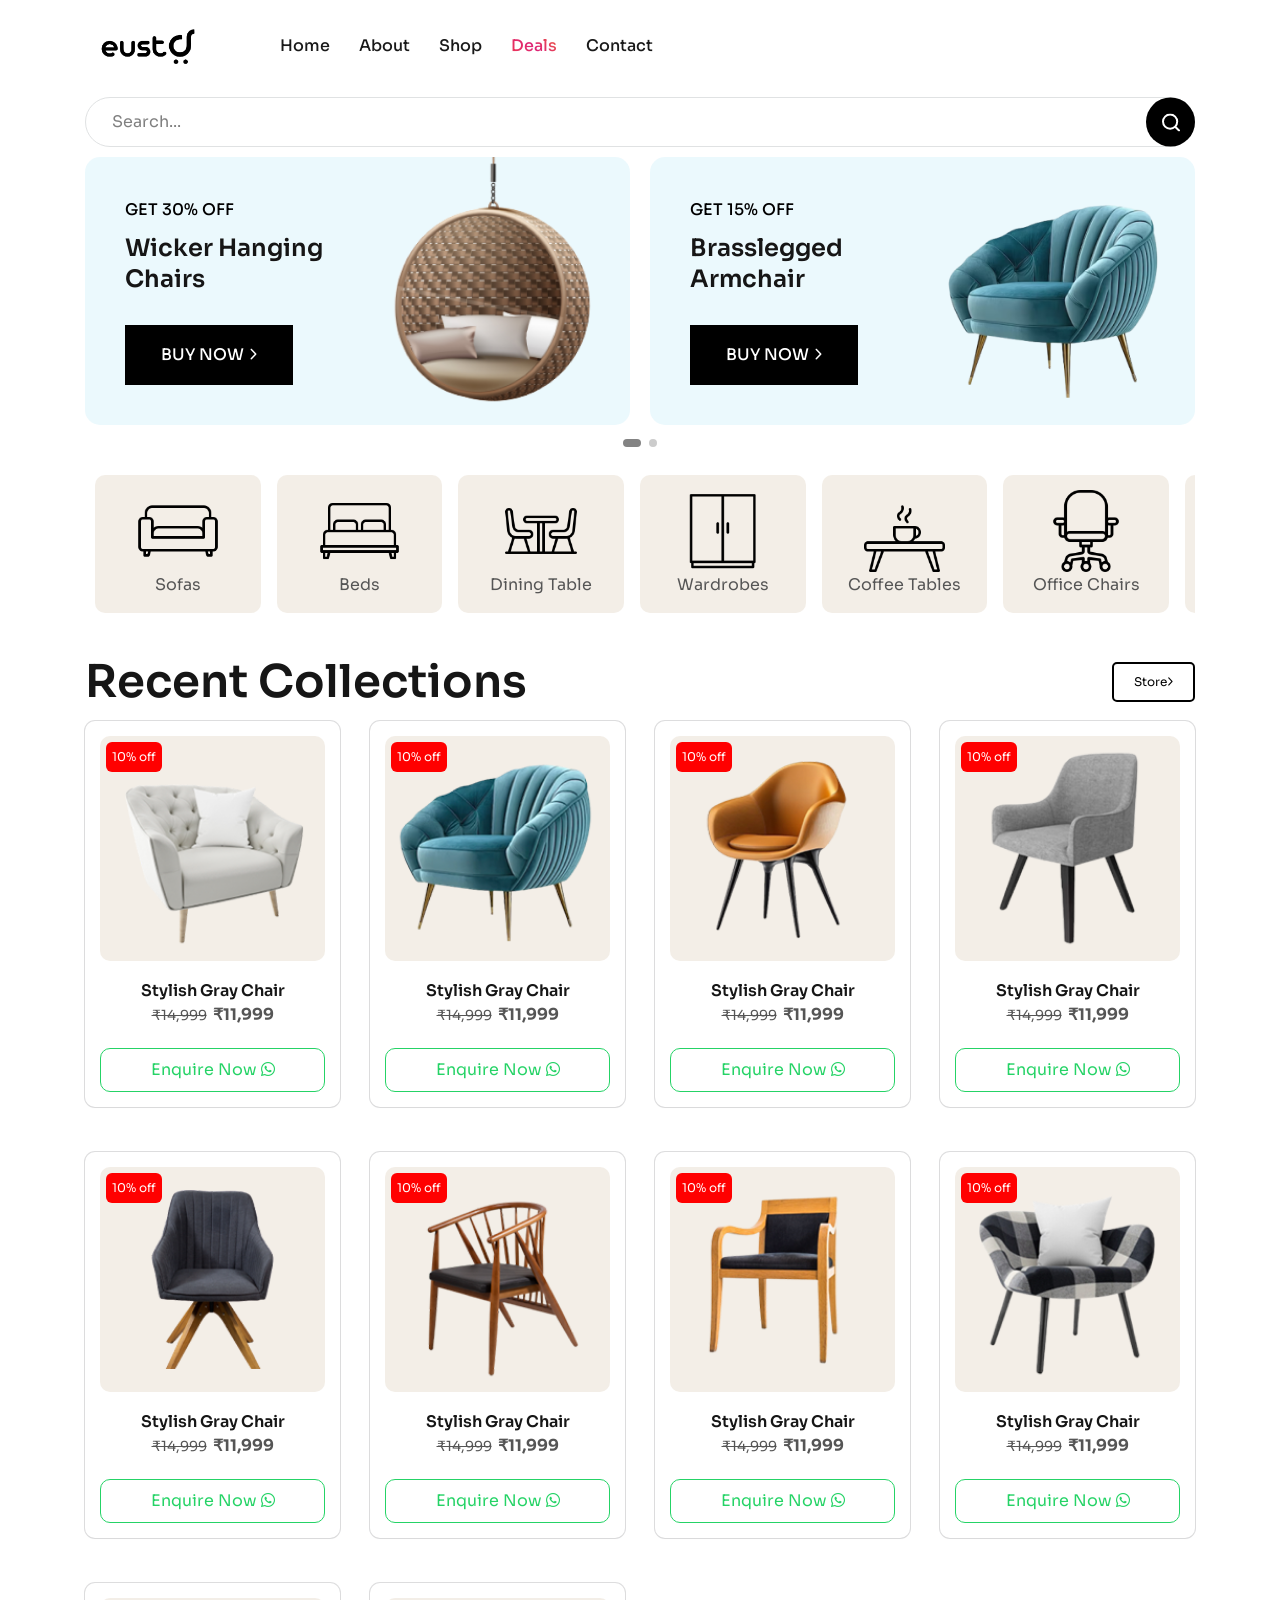
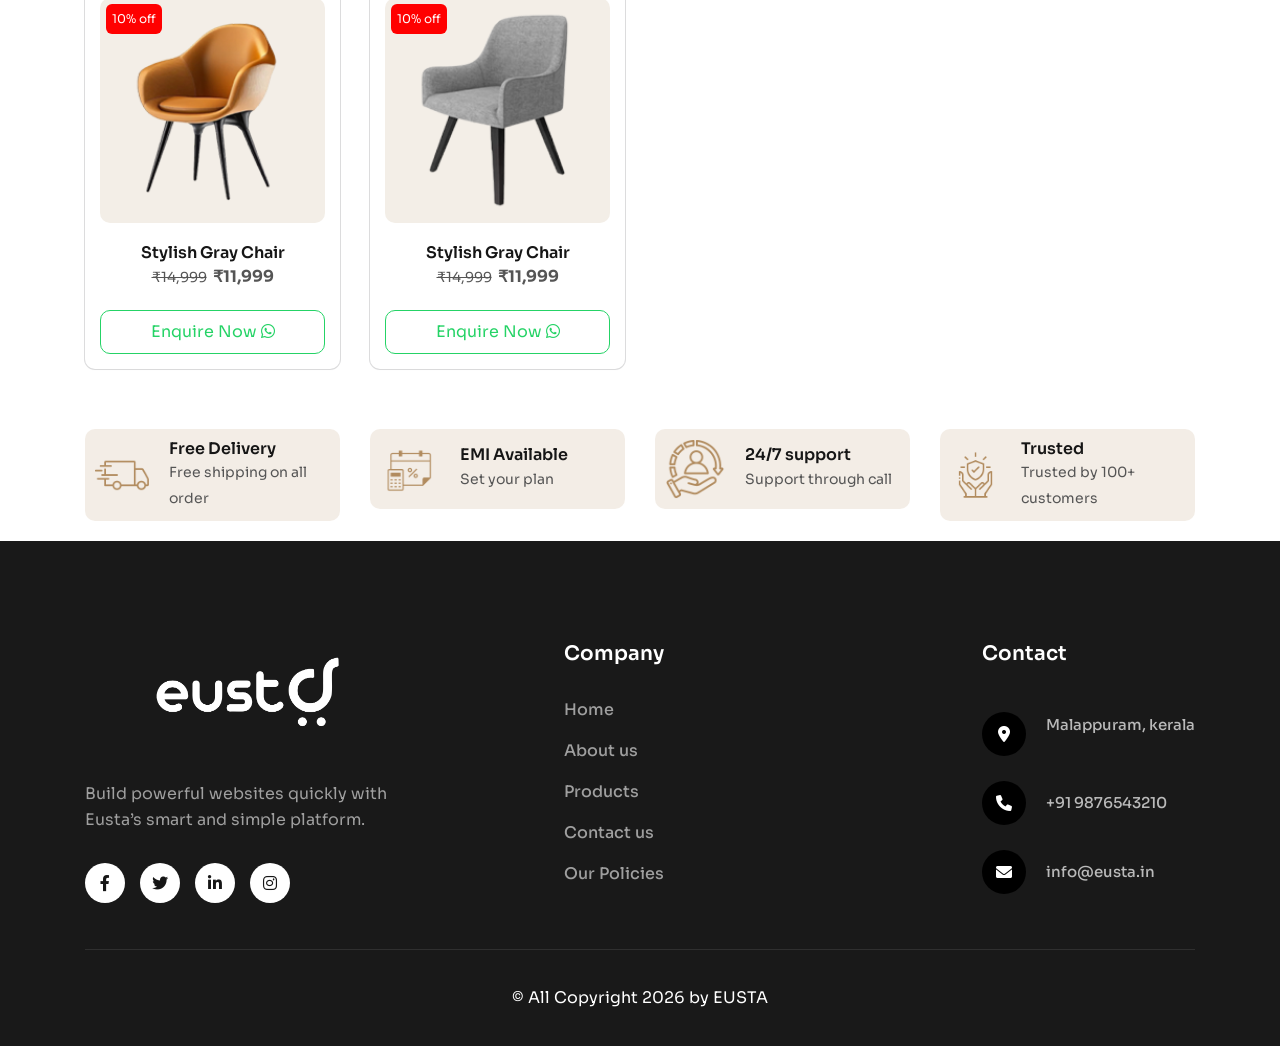
<file: index.html>
<!doctype html>
<html class="no-js" lang="zxx">

<head>
   <meta charset="utf-8">
   <meta http-equiv="x-ua-compatible" content="ie=edge">
   <title>Eusta</title>
   <meta name="description" content="">
   <meta name="viewport" content="width=device-width, initial-scale=1">

   <!-- Place favicon.ico in the root directory -->
   <link rel="shortcut icon" type="image/x-icon" href="assets/imgs/logo/fav.png">
   <link rel="stylesheet" href="https://cdnjs.cloudflare.com/ajax/libs/font-awesome/6.5.0/css/all.min.css">

   <!-- CSS here -->
   <link rel="stylesheet" href="assets/css/bootstrap.min.css">
   <link rel="stylesheet" href="assets/css/meanmenu.min.css">
   <link rel="stylesheet" href="assets/css/animate.css">
   <link rel="stylesheet" href="assets/css/swiper.min.css">
   <link rel="stylesheet" href="assets/css/slick.css">
   <link rel="stylesheet" href="assets/css/magnific-popup.css">
   <link rel="stylesheet" href="assets/css/fontawesome-pro.css">
   <link rel="stylesheet" href="assets/css/spacing.css">
   <link rel="stylesheet" href="assets/css/main.css">
</head>

<body>

   <!-- preloader start -->
   <div id="preloader">
      <div class="bd-loader-inner">
         <div class="bd-loader">
            <span class="bd-loader-item"></span>
            <span class="bd-loader-item"></span>
            <span class="bd-loader-item"></span>
            <span class="bd-loader-item"></span>
            <span class="bd-loader-item"></span>
            <span class="bd-loader-item"></span>
            <span class="bd-loader-item"></span>
            <span class="bd-loader-item"></span>
         </div>
      </div>
   </div>
   <!-- preloader start -->

   

   <!-- Header area start -->
   <header>
      <div class="header">
         
         <div class="header-layout-4 header-bottom">
            <div id="header-sticky" class="header-4">
               <div class="mega-menu-wrapper">
                  <div class="header-main-4">
                     <div class="header-left">
                        <div class="header-logo">
                           <a href="index.html">
                              <img src="assets/imgs/logo/logo.png" alt="logo not found">
                           </a>
                        </div>
                        <div class="mean__menu-wrapper furniture__menu d-none d-lg-block">
                           <div class="main-menu">
                              <nav id="mobile-menu">
                                 <ul>
                                    <li class="has-dropdown">
                                       <a href="index.html">Home</a>
                                    </li>
                                    <li>
                                       <a href="about.html">About</a>
                                    </li>
                                    <li class="has-dropdown">
                                       <a href="product.html">Shop</a>
                                    </li>
                                    <li>
                                       <a href="deals.html" class="deals-menu">Deals</a>
                                    </li>
                                    <li>
                                       <a href="contact.html">Contact</a>
                                    </li>
                                 </ul>
                              </nav>
                           </div>
                        </div>
                     </div>
                     <div class="header-right d-inline-flex align-items-center justify-content-end">
                        <div class="header-search d-none d-xxl-block">
                           <form action="#">
                              <input type="text" placeholder="Search...">
                              <button type="submit">
                                 <svg width="18" height="18" viewBox="0 0 18 18" fill="none"
                                    xmlns="http://www.w3.org/2000/svg">
                                    <path d="M13.4443 13.4445L16.9999 17" stroke="white" stroke-width="2"
                                       stroke-linecap="round" stroke-linejoin="round" />
                                    <path
                                       d="M15.2222 8.11111C15.2222 12.0385 12.0385 15.2222 8.11111 15.2222C4.18375 15.2222 1 12.0385 1 8.11111C1 4.18375 4.18375 1 8.11111 1C12.0385 1 15.2222 4.18375 15.2222 8.11111Z"
                                       stroke="white" stroke-width="2" />
                                 </svg>
                              </button>
                           </form>
                        </div>

                        
                     </div>
                  </div>
               </div>
            </div>
         </div>
      </div>
   </header>
   <!-- Header area end -->

   <!-- Body main wrapper start -->
   <main>

      <!-- Banner area start -->
      <!-- <section class="banner-4 p-relative furniture-banner-area fix bg-image pb-100"
         data-background="assets/imgs/furniture/banner/bg.png" data-bg-color="#F5F1E6">
         <div class="swiper banner-active">
            <div class="swiper-wrapper">
               <div class="swiper-slide">
                  <div class="banner-item-4 d-flex align-items-end">
                     <div class="container">
                        <div class="row g-5 align-self-end">
                           <div class="col-xxl-6 col-lg-6">
                              <div class="banner-content-4 furniture__content">
                                 <span>New Arrival...</span>
                                 <h2 class="banner-title-4">Elevate <br> Your Home Aesthetics</h2>
                                 <p>A furniture e-commerce company operates in the digital space, offering a wide range
                                    of furniture products for sale
                                    through an online platform.</p>
                                 <div class="banner-btn-wrapper furniture__btn-group">
                                    <a class="solid-btn" href="product-details.html">Buy Now<span><i
                                             class="fa-regular fa-angle-right"></i></span></a>
                                    <a class="border__btn-banner" href="product-details.html">view details<span><i
                                             class="fa-regular fa-angle-right"></i></span></a>
                                 </div>
                              </div>
                           </div>
                           <div class="col-xxl-6 col-lg-6">
                              <div class="banner-thumb-wrapper-4 p-relative">
                                 <div class="banner-thumb-4 p-relative z-index-1">
                                    <img src="assets/imgs/furniture/banner/chair1.png" alt="image">
                                 </div>
                                 <div class="furniture-circle d-none d-lg-block">
                                    <img src="assets/imgs/furniture/banner/circle.png" alt="">
                                 </div>
                              </div>
                           </div>
                        </div>
                     </div>
                  </div>
               </div>
               <div class="swiper-slide">
                  <div class="banner-item-4 d-flex align-items-end">
                     <div class="container">
                        <div class="row g-5 align-self-end">
                           <div class="col-xxl-6 col-lg-6">
                              <div class="banner-content-4 furniture__content">
                                 <span>New Arrival...</span>
                                 <h2 class="banner-title-4">Elevate <br> Your Home Aesthetics</h2>
                                 <p>A furniture e-commerce company operates in the digital space, offering a wide range
                                    of furniture products for sale
                                    through an online platform.</p>
                                 <div class="banner-btn-wrapper furniture__btn-group">
                                    <a class="solid-btn" href="product-details.html">Buy Now<span><i
                                             class="fa-regular fa-angle-right"></i></span></a>
                                    <a class="border__btn-banner" href="product-details.html">view details<span><i
                                             class="fa-regular fa-angle-right"></i></span></a>
                                 </div>
                              </div>
                           </div>
                           <div class="col-xxl-6 col-lg-6">
                              <div class="banner-thumb-wrapper-4 p-relative">
                                 <div class="banner-thumb-4 p-relative z-index-1">
                                    <img src="assets/imgs/furniture/banner/chair2.png" alt="image">
                                 </div>
                                 <div class="furniture-circle d-none d-lg-block">
                                    <img src="assets/imgs/furniture/banner/circle.png" alt="">
                                 </div>
                              </div>
                           </div>
                        </div>
                     </div>
                  </div>
               </div>
               <div class="swiper-slide">
                  <div class="banner-item-4 d-flex align-items-end">
                     <div class="container">
                        <div class="row g-5 align-self-end">
                           <div class="col-xxl-6 col-lg-6">
                              <div class="banner-content-4 furniture__content">
                                 <span>New Arrival...</span>
                                 <h2 class="banner-title-4">Elevate <br> Your Home Aesthetics</h2>
                                 <p>A furniture e-commerce company operates in the digital space, offering a wide range
                                    of furniture products for sale
                                    through an online platform.</p>
                                 <div class="banner-btn-wrapper furniture__btn-group">
                                    <a class="solid-btn" href="product-details.html">Buy Now<span><i
                                             class="fa-regular fa-angle-right"></i></span></a>
                                    <a class="border__btn-banner" href="product-details.html">view details<span><i
                                             class="fa-regular fa-angle-right"></i></span></a>
                                 </div>
                              </div>
                           </div>
                           <div class="col-xxl-6 col-lg-6">
                              <div class="banner-thumb-wrapper-4 p-relative">
                                 <div class="banner-thumb-4 p-relative z-index-1">
                                    <img src="assets/imgs/furniture/banner/chair3.png" alt="image">
                                 </div>
                                 <div class="furniture-circle d-none d-lg-block">
                                    <img src="assets/imgs/furniture/banner/circle.png" alt="">
                                 </div>
                              </div>
                           </div>
                        </div>
                     </div>
                  </div>
               </div>
            </div>

            <div class="banner-dot-inner">
               <div class="banner-dot"></div>
            </div>
         </div>
      </section> -->
      <!-- Banner area end -->

      

      <!-- category start -->
            <div class="container mt-5" >
               <div class="header-search d-block d-xxl-none" style="max-width: 100% !important;">
                           <form action="#">
                              <input type="text" placeholder="Search...">
                              <button type="submit">
                                 <svg width="18" height="18" viewBox="0 0 18 18" fill="none"
                                    xmlns="http://www.w3.org/2000/svg">
                                    <path d="M13.4443 13.4445L16.9999 17" stroke="white" stroke-width="2"
                                       stroke-linecap="round" stroke-linejoin="round" />
                                    <path
                                       d="M15.2222 8.11111C15.2222 12.0385 12.0385 15.2222 8.11111 15.2222C4.18375 15.2222 1 12.0385 1 8.11111C1 4.18375 4.18375 1 8.11111 1C12.0385 1 15.2222 4.18375 15.2222 8.11111Z"
                                       stroke="white" stroke-width="2" />
                                 </svg>
                              </button>
                           </form>
                        </div>

               <!-- Banner Section -->
<section class="furniture-off pt-10">
   <div class="">

      <!-- Swiper -->
      <div class="swiper offerSwiper">
         <div class="swiper-wrapper">

            <!-- Banner 1 -->
            <div class="swiper-slide">
               <a href="product-details.html"
                  class="furniture-off__item bg-image d-block custm-offer-section"
                  data-background="assets/imgs/furniture/product/off-01.png">
                  <span class="fo-discount">
                     GET 30% OFF
                  </span>
                  <h4 class="text-capitalize">
                     Wicker Hanging <br> Chairs
                  </h4>
                  <div class="solid-btn mt-30">
                     Buy Now
                     <span>
                        <i class="fa-regular fa-angle-right"></i>
                     </span>
                  </div>
               </a>
            </div>

            <!-- Banner 2 -->
            <div class="swiper-slide">
               <a href="product-details.html"
                  class="furniture-off__item bg-image d-block custm-offer-section"
                  data-background="assets/imgs/furniture/product/off-02.png">
                  <span class="fo-discount">
                     GET 15% OFF
                  </span>
                  <h4 class="text-capitalize">
                     Brasslegged <br> Armchair
                  </h4>
                  <div class="solid-btn mt-30">
                     Buy Now
                     <span>
                        <i class="fa-regular fa-angle-right"></i>
                     </span>
                  </div>
               </a>
            </div>

         </div>

         <!-- dots -->
         <div class="swiper-pagination"></div>
      </div>
   </div>
</section>


<script>
document.addEventListener("DOMContentLoaded", function () {
   new Swiper(".offerSwiper", {
      loop: true,
      spaceBetween: 20,
      autoplay: {
         delay: 2500,
         disableOnInteraction: false,
      },
      pagination: {
         el: ".swiper-pagination",
         clickable: true,
      },
      breakpoints: {
         0: {
            slidesPerView: 1
         },
         768: {
            slidesPerView: 1
         },
         992: {
            slidesPerView: 2
         }
      }
   });
});
</script>
      

               <div class="categories" id="autoScrollCategories">
                  <a href="" class="category">
                     <img src="assets/imgs/Categories/sofa.png" alt=""><p>Sofas</p>
                  </a>
                  <a href="" class="category">
                     <img src="assets/imgs/Categories/bed.png" alt=""><p>Beds</p>
                  </a>
                  <a href="" class="category">
                     <img src="assets/imgs/Categories/dining-table.png" alt=""><p>Dining Table</p>
                  </a>
                  <a href="" class="category">
                     <img src="assets/imgs/Categories/wardrobe.png" alt=""><p>Wardrobes</p>
                  </a>
                  <a href="" class="category">
                     <img src="assets/imgs/Categories/coffee-table.png" alt=""><p>Coffee Tables</p>
                  </a>
                  <a href="" class="category">
                     <img src="assets/imgs/Categories/office-chair.png" alt=""><p>Office Chairs</p>
                  </a>
                  <a href="" class="category">
                     <img src="assets/imgs/Categories/sofa.png" alt=""><p>Recliners</p>
                  </a>
               </div> 
            </div>
            <script>
               document.addEventListener("DOMContentLoaded", function () {
               const container = document.getElementById("autoScrollCategories");

               let scrollSpeed = 0.3;

               function autoScroll() {
                  container.scrollLeft += scrollSpeed;

                  // infinite loop effect
                  if (container.scrollLeft >= container.scrollWidth - container.clientWidth) {
                     container.scrollLeft = 0;
                  }

                  requestAnimationFrame(autoScroll);
               }

               autoScroll();

               // Pause on hover/touch (better UX for mobile users)
               container.addEventListener("mouseenter", () => scrollSpeed = 0);
               container.addEventListener("mouseleave", () => scrollSpeed = 0.5);
               container.addEventListener("touchstart", () => scrollSpeed = 0);
               container.addEventListener("touchend", () => scrollSpeed = 0.5);
               });
            </script>

      <!-- category end -->



      <!-- Recent Products start -->

      <section class="fruniture-trendy my-5">
         <div class="container">
            <div class="furniture-trendy__header">
               <div class="section-title-wrapper-4 mb-10 d-flex justify-content-between align-items-center w-100">
                  <h2 class="section-title-4">Recent Collections</h2>
                  <a class="store-btn" href="product.html">Store <span><i class="fa-regular fa-angle-right"></i></span></a>
               </div>

            </div>

            <div class="product__filter-tab">
               <div class="tab-content" id="nav-tabContent">
                  <div class="tab-pane fade active show" id="collection" role="tabpanel"
                     aria-labelledby="collection-tab">
                     <div class="row g-4 p-0" >

                        <div class="col-xxl-3 col-lg-3 col-md-4 col-sm-6 col-6">
                           <a href="product-details.html">
                              <div class="product-card">
                                 <div class="product-img-wrapper">
                                    <img src="assets/imgs/furniture/product/product1.png" alt="">
                                    <div class="cus-product-badge">
                                       <span class="product-trending">10% off</span>
                                    </div>
                                 </div>
                                 <h6>Stylish Gray Chair</h6>
   
                                 <div class="d-flex justify-content-center align-items-center">
                                    <small class="mb-0"><strike>₹14,999</strike> &nbsp;</small>
                                    <p class="mb-0"><b>₹11,999</b></p>
                                 </div>
   
                                 <div class="w-100 d-flex" style="margin-top: 20px;">
                                    <a href="" class="enquire-btn w-100">Enquire Now <i class="fab fa-whatsapp"></i></a>
                                 </div>
                              </div>
                           </a>
                        </div>

                        <div class="col-xxl-3 col-lg-3 col-md-4 col-sm-6 col-6">
                           <a href="product-details.html">
                              <div class="product-card">
                                 <div class="product-img-wrapper">
                                    <img src="assets/imgs/furniture/product/product2.png" alt="">
                                    <div class="cus-product-badge">
                                       <span class="product-trending">10% off</span>
                                    </div>
                                 </div>
                                 <h6>Stylish Gray Chair</h6>
   
                                 <div class="d-flex justify-content-center align-items-center">
                                    <small class="mb-0"><strike>₹14,999</strike> &nbsp;</small>
                                    <p class="mb-0"><b>₹11,999</b></p>
                                 </div>
   
                                 <div class="w-100 d-flex" style="margin-top: 20px;">
                                    <a href="" class="enquire-btn w-100">Enquire Now <i class="fab fa-whatsapp"></i></a>
                                 </div>
                              </div>
                           </a>
                        </div>
                        <div class="col-xxl-3 col-lg-3 col-md-4 col-sm-6 col-6">
                           <a href="product-details.html">
                              <div class="product-card">
                                 <div class="product-img-wrapper">
                                    <img src="assets/imgs/furniture/product/product3.png" alt="">
                                    <div class="cus-product-badge">
                                       <span class="product-trending">10% off</span>
                                    </div>
                                 </div>
                                 <h6>Stylish Gray Chair</h6>
   
                                 <div class="d-flex justify-content-center align-items-center">
                                    <small class="mb-0"><strike>₹14,999</strike> &nbsp;</small>
                                    <p class="mb-0"><b>₹11,999</b></p>
                                 </div>
   
                                 <div class="w-100 d-flex" style="margin-top: 20px;">
                                    <a href="" class="enquire-btn w-100">Enquire Now <i class="fab fa-whatsapp"></i></a>
                                 </div>
                              </div>
                           </a>
                        </div>
                        <div class="col-xxl-3 col-lg-3 col-md-4 col-sm-6 col-6">
                           <a href="product-details.html">
                              <div class="product-card">
                                 <div class="product-img-wrapper">
                                    <img src="assets/imgs/furniture/product/product4.png" alt="">
                                    <div class="cus-product-badge">
                                       <span class="product-trending">10% off</span>
                                    </div>
                                 </div>
                                 <h6>Stylish Gray Chair</h6>
   
                                 <div class="d-flex justify-content-center align-items-center">
                                    <small class="mb-0"><strike>₹14,999</strike> &nbsp;</small>
                                    <p class="mb-0"><b>₹11,999</b></p>
                                 </div>
   
                                 <div class="w-100 d-flex" style="margin-top: 20px;">
                                    <a href="" class="enquire-btn w-100">Enquire Now <i class="fab fa-whatsapp"></i></a>
                                 </div>
                              </div>
                           </a>
                        </div>
                        <div class="col-xxl-3 col-lg-3 col-md-4 col-sm-6 col-6">
                           <a href="product-details.html">
                              <div class="product-card">
                                 <div class="product-img-wrapper">
                                    <img src="assets/imgs/furniture/product/product5.png" alt="">
                                    <div class="cus-product-badge">
                                       <span class="product-trending">10% off</span>
                                    </div>
                                 </div>
                                 <h6>Stylish Gray Chair</h6>
   
                                 <div class="d-flex justify-content-center align-items-center">
                                    <small class="mb-0"><strike>₹14,999</strike> &nbsp;</small>
                                    <p class="mb-0"><b>₹11,999</b></p>
                                 </div>
   
                                 <div class="w-100 d-flex" style="margin-top: 20px;">
                                    <a href="" class="enquire-btn w-100">Enquire Now <i class="fab fa-whatsapp"></i></a>
                                 </div>
                              </div>
                           </a>
                        </div>
                        <div class="col-xxl-3 col-lg-3 col-md-4 col-sm-6 col-6">
                           <a href="product-details.html">
                              <div class="product-card">
                                 <div class="product-img-wrapper">
                                    <img src="assets/imgs/furniture/product/product6.png" alt="">
                                    <div class="cus-product-badge">
                                       <span class="product-trending">10% off</span>
                                    </div>
                                 </div>
                                 <h6>Stylish Gray Chair</h6>
   
                                 <div class="d-flex justify-content-center align-items-center">
                                    <small class="mb-0"><strike>₹14,999</strike> &nbsp;</small>
                                    <p class="mb-0"><b>₹11,999</b></p>
                                 </div>
   
                                 <div class="w-100 d-flex" style="margin-top: 20px;">
                                    <a href="" class="enquire-btn w-100">Enquire Now <i class="fab fa-whatsapp"></i></a>
                                 </div>
                              </div>
                           </a>
                        </div>
                        <div class="col-xxl-3 col-lg-3 col-md-4 col-sm-6 col-6">
                           <a href="product-details.html">
                              <div class="product-card">
                                 <div class="product-img-wrapper">
                                    <img src="assets/imgs/furniture/product/product7.png" alt="">
                                    <div class="cus-product-badge">
                                       <span class="product-trending">10% off</span>
                                    </div>
                                 </div>
                                 <h6>Stylish Gray Chair</h6>
   
                                 <div class="d-flex justify-content-center align-items-center">
                                    <small class="mb-0"><strike>₹14,999</strike> &nbsp;</small>
                                    <p class="mb-0"><b>₹11,999</b></p>
                                 </div>
   
                                 <div class="w-100 d-flex" style="margin-top: 20px;">
                                    <a href="" class="enquire-btn w-100">Enquire Now <i class="fab fa-whatsapp"></i></a>
                                 </div>
                              </div>
                           </a>
                        </div>
                        <div class="col-xxl-3 col-lg-3 col-md-4 col-sm-6 col-6">
                           <a href="">
                              <div class="product-card">
                                 <div class="product-img-wrapper">
                                    <img src="assets/imgs/furniture/product/product8.png" alt="">
                                    <div class="cus-product-badge">
                                       <span class="product-trending">10% off</span>
                                    </div>
                                 </div>
                                 <h6>Stylish Gray Chair</h6>
   
                                 <div class="d-flex justify-content-center align-items-center">
                                    <small class="mb-0"><strike>₹14,999</strike> &nbsp;</small>
                                    <p class="mb-0"><b>₹11,999</b></p>
                                 </div>
   
                                 <div class="w-100 d-flex" style="margin-top: 20px;">
                                    <a href="" class="enquire-btn w-100">Enquire Now <i class="fab fa-whatsapp"></i></a>
                                 </div>
                              </div>
                           </a>
                        </div>
                        <div class="col-xxl-3 col-lg-3 col-md-4 col-sm-6 col-6">
                           <a href="product-details.html">
                              <div class="product-card">
                                 <div class="product-img-wrapper">
                                    <img src="assets/imgs/furniture/product/product3.png" alt="">
                                    <div class="cus-product-badge">
                                       <span class="product-trending">10% off</span>
                                    </div>
                                 </div>
                                 <h6>Stylish Gray Chair</h6>
   
                                 <div class="d-flex justify-content-center align-items-center">
                                    <small class="mb-0"><strike>₹14,999</strike> &nbsp;</small>
                                    <p class="mb-0"><b>₹11,999</b></p>
                                 </div>
   
                                 <div class="w-100 d-flex" style="margin-top: 20px;">
                                    <a href="" class="enquire-btn w-100">Enquire Now <i class="fab fa-whatsapp"></i></a>
                                 </div>
                              </div>
                           </a>
                        </div>
                        <div class="col-xxl-3 col-lg-3 col-md-4 col-sm-6 col-6">
                           <a href="product-details.html">
                              <div class="product-card">
                                 <div class="product-img-wrapper">
                                    <img src="assets/imgs/furniture/product/product4.png" alt="">
                                    <div class="cus-product-badge">
                                       <span class="product-trending">10% off</span>
                                    </div>
                                 </div>
                                 <h6>Stylish Gray Chair</h6>
   
                                 <div class="d-flex justify-content-center align-items-center">
                                    <small class="mb-0"><strike>₹14,999</strike> &nbsp;</small>
                                    <p class="mb-0"><b>₹11,999</b></p>
                                 </div>
   
                                 <div class="w-100 d-flex" style="margin-top: 20px;">
                                    <a href="" class="enquire-btn w-100">Enquire Now <i class="fab fa-whatsapp"></i></a>
                                 </div>
                              </div>
                           </a>
                        </div>
                        
                     </div>
                  </div>

                  
               </div>
            </div>
         </div>
      </section>
      <!-- Trendy collection end end -->

      <!-- Off area start -->
      <!-- <section class="furniture-off pb-100">
         <div class="container">
            <div class="row g-4">
               <div class="col-lg-6">
                  <a href="product-details.html" class="furniture-off__item bg-image d-block custm-offer-section" 
                     data-background="assets/imgs/furniture/product/off-01.png">
                     <span class="fo-discount">GET 30% OFF</span>
                     <h4 class="text-capitalize">wicker hanging <br> chairs</h4>
                     <div class="solid-btn mt-30">Buy Now<span><i class="fa-regular fa-angle-right"></i></span></div>
                  </a>
               </div>
               <div class="col-lg-6">
                  <a href="product-details.html" class="furniture-off__item bg-image d-block custm-offer-section"
                     data-background="assets/imgs/furniture/product/off-02.png">
                     <span class="fo-discount">GET 15% OFF</span>
                     <h4 class="text-capitalize">Brasslegged <br>
                        Armchair</h4>
                     <div class="solid-btn mt-30">Buy Now<span><i class="fa-reguladiva-angle-right"></i></span></div>
                  </a>
               </div>
            </div>
         </div>
      </section> -->
      <!-- Off area end -->


      <!-- Service area start -->
      <section class="furniture-service pb-20">
         <div class="container">
            <div class="row g-4">
               <div class="col-xl-3 col-lg-3 col-md-6 col-sm-6">
                  <div class="furniture-service__item" style="background: #b18c5e27; padding: 10px; border-radius: 10px">
                     <div class="fsr-icon">
                        <img src="assets/imgs/icons/1.png" alt="" width="60">
                     </div>
                     <div class="frs-content">
                        <h6>Free Delivery</h6>
                        <p>Free shipping on all order</p>
                     </div>
                  </div>
               </div>
               <div class="col-xl-3 col-lg-3 col-md-6 col-sm-6">
                  <div class="furniture-service__item" style="background: #b18c5e27; padding: 10px; border-radius: 10px">
                     <div class="fsr-icon">
                        <img src="assets/imgs/icons/2.png" alt="" width="60">
                     </div>
                     <div class="frs-content">
                        <h6>EMI Available</h6>
                        <p>Set your plan</p>
                     </div>
                  </div>
               </div>
               <div class="col-xl-3 col-lg-3 col-md-6 col-sm-6">
                  <div class="furniture-service__item" style="background: #b18c5e27; padding: 10px; border-radius: 10px">
                     <div class="fsr-icon">
                        <img src="assets/imgs/icons/3.png" alt="" width="60">
                     </div>
                     <div class="frs-content">
                        <h6>24/7 support</h6>
                        <p>Support through call</p>
                     </div>
                  </div>
               </div>
               <div class="col-xl-3 col-lg-3 col-md-6 col-sm-6">
                  <div class="furniture-service__item" style="background: #b18c5e27; padding: 10px; border-radius: 10px">
                     <div class="fsr-icon">
                        <img src="assets/imgs/icons/4.png" alt="" width="60">
                     </div>
                     <div class="frs-content">
                        <h6>Trusted</h6>
                        <p>Trusted by 100+ customers</p>
                     </div>
                  </div>
               </div>
            </div>
         </div>
      </section>
      <!-- Service area end -->

   </main>
   <!-- Body main wrapper end -->

   <!-- Footer area start -->
   <footer class="footer-bg">
      <div class="footer-area pt-100 pb-20">
         <div class="footer-style-4">
            <div class="container">
               <div class="footer-grid-3">
                  <div class="footer-widget-4">
                     <div class="footer-logo mb-35">
                        <a href="index.html"><img src="assets/imgs/logo/logw.png"
                              alt="image bnot found"></a>
                     </div>
                     <p>Build powerful websites quickly with Eusta’s smart and simple platform.</p>
                     <div class="theme-social">
                        <a class="furniture-bg-hover" href="#"><i class="fa-brands fa-facebook-f"></i></a>
                        <a class="furniture-bg-hover" href="#"><i class="fa-brands fa-twitter"></i></a>
                        <a class="furniture-bg-hover" href="#"><i class="fa-brands fa-linkedin-in"></i></a>
                        <a class="furniture-bg-hover" href="#"><i class="fa-brands fa-instagram"></i></a>
                     </div>
                  </div>
                   
                  <div class="footer-widget-4">
                     <div class="footer-widget-title">
                        <h4>Company</h4>
                     </div>
                     <div class="footer-link">
                        <ul>
                           <li><a href="index.html">Home</a></li>
                           <li><a href="about.html">About us </a></li>
                           <li><a href="product.html">Products</a></li>
                           <li><a href="contact.html">Contact us</a></li>
                           <li><a href="policies.html">Our Policies</a></li>
                        </ul>
                     </div>
                  </div>
                  <div class="footer-widget footer-col-4">
                     <div class="footer-widget-title">
                        <h4>Contact</h4>
                     </div>
                     <div class="footer-info mb-35">
                        <div class="footer-info-item d-flex align-items-start pb-15 pt-15">
                           <div class="footer-info-icon mr-20">
                              <span> <i class="fa-solid fa-location-dot furniture-icon"></i></span>
                           </div>
                           <div class="footer-info-text">
                              <a class="furniture-clr-hover">Malappuram, kerala</a>
                           </div>
                        </div>
                        <div class="footer-info-item d-flex align-items-center pb-15">
                           <div class="footer-info-icon mr-20">
                              <span><i class="fa-solid fa-phone furniture-icon"></i></span>
                           </div>
                           <div class="footer-info-text">
                              <a class="furniture-clr-hover" href="tel:012-345-6789">+91 9876543210</a>
                           </div>
                        </div>
                        <div class="footer-info-item d-flex align-items-center">
                           <div class="footer-info-icon mr-20">
                              <span><i class="fa-solid fa-envelope furniture-icon"></i></span>
                           </div>
                           <div class="footer-info-text">
                              <a class="furniture-clr-hover" href="tel:012-345-6789">info@eusta.in</a>
                           </div>
                        </div>
                     </div>
                  </div>
               </div>
            </div>
         </div>
      </div>
      <div class="container">
         <div class="footer-copyright-area b-t">
            <div class="footer-copyright-wrapper d-flex justify-content-center">
               <div class="footer-copyright-text">
  <p class="mb-0">
    © All Copyright <span id="year"></span> by 
    <a target="_blank" class="furniture-clr-hover" href="#">EUSTA</a>
  </p>
</div>

<script>
  document.getElementById("year").textContent = new Date().getFullYear();
</script>
            </div>
         </div>
      </div>
      </div>
   </footer>
   <!-- Footer area end -->

   <!-- Mobile Bottom Menu -->
   <div class="mobile-bottom-menu">
   
   <a href="index.html" class="menu-item">
      <i class="fa-solid fa-house"></i>
   </a>

   <a href="product.html" class="menu-item">
      <i class="fa-solid fa-bag-shopping"></i>
   </a>

   <a href="deals.html" class="menu-item deals-icon">
      <i class="fa-solid fa-tags"></i>
   </a>

   <a href="https://wa.me/91XXXXXXXXXX" class="menu-item" target="_blank">
      <i class="fa-brands fa-whatsapp" style="color: #25D366;"></i>
   </a>

   </div>




   <!-- JS here -->
   <script src="assets/js/jquery-3.6.0.min.js"></script>
   <script src="assets/js/waypoints.min.js"></script>
   <script src="assets/js/bootstrap.bundle.min.js"></script>
   <script src="assets/js/meanmenu.min.js"></script>
   <script src="assets/js/swiper.min.js"></script>
   <script src="assets/js/slick.min.js"></script>
   <script src="assets/js/magnific-popup.min.js"></script>
   <script src="assets/js/counterup.js"></script>
   <script src="assets/js/wow.js"></script>
   <script src="assets/js/ajax-form.js"></script>
   <script src="assets/js/beforeafter.jquery-1.0.0.min.js"></script>
   <script src="assets/js/main.js"></script>
</body>

</html>
</file>
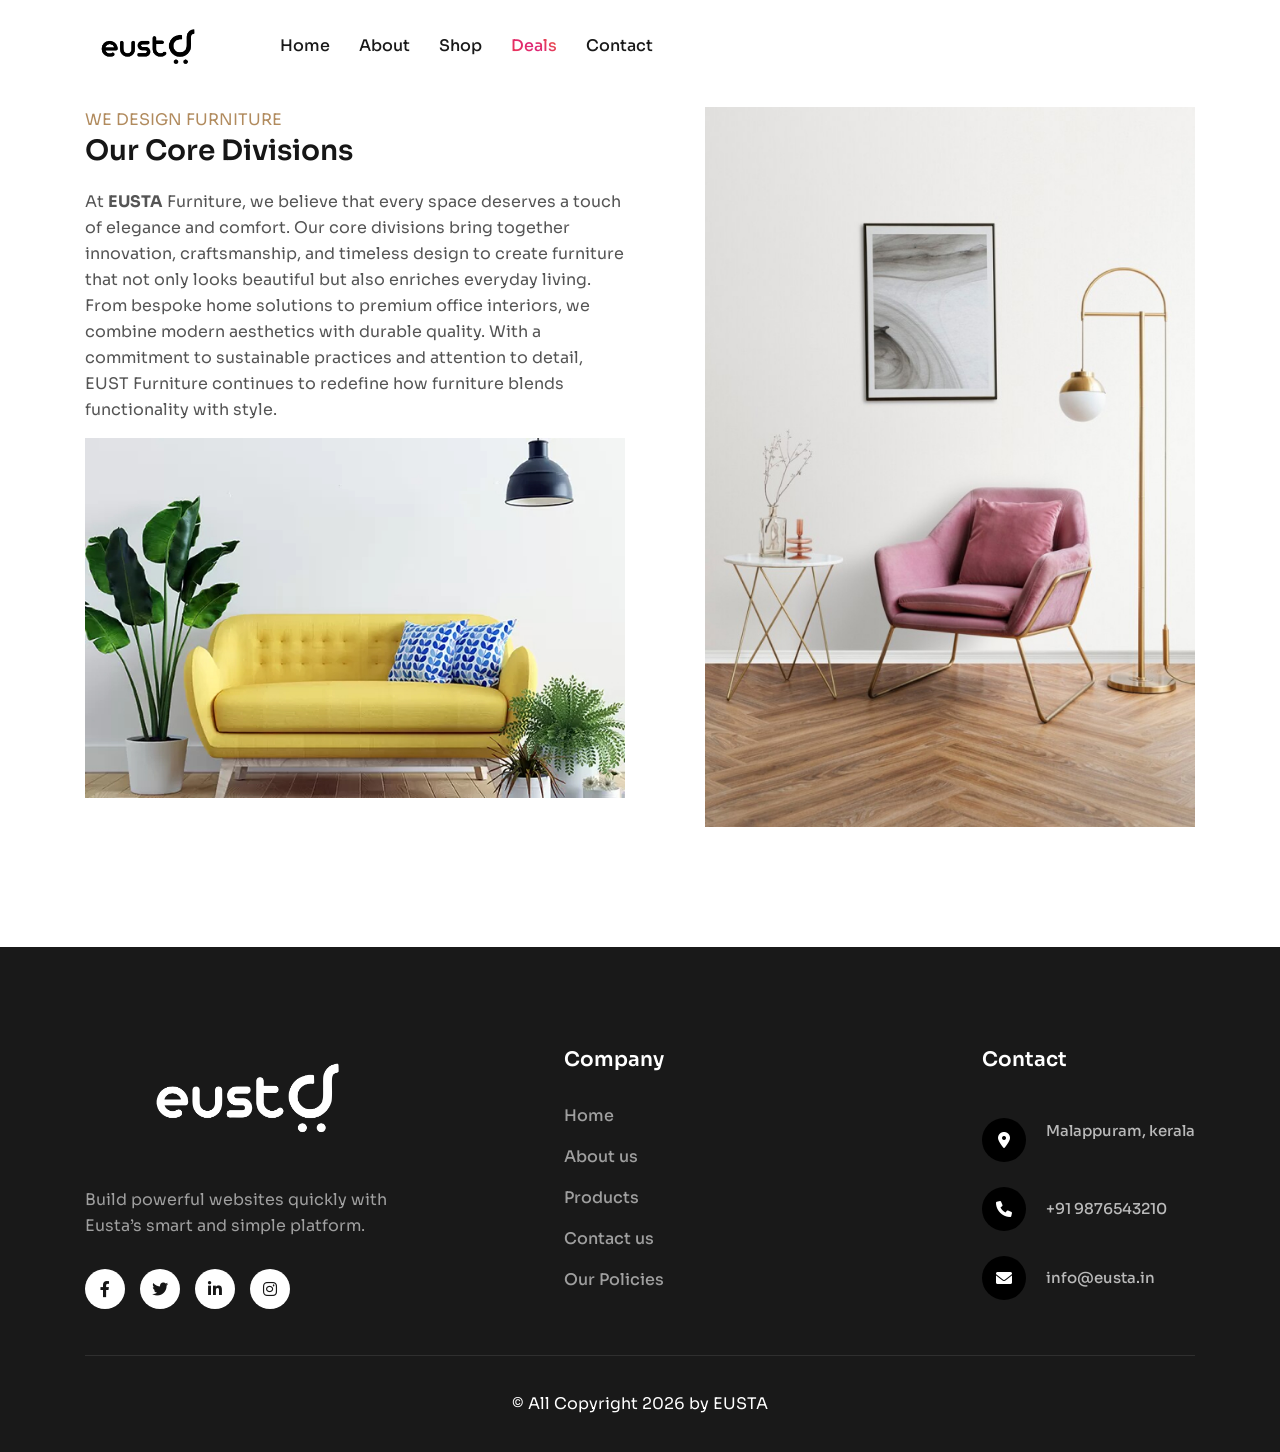
<file: about.html>
<!doctype html>
<html class="no-js" lang="zxx">

<head>
   <meta charset="utf-8">
   <meta http-equiv="x-ua-compatible" content="ie=edge">
   <title>Eusta</title>
   <meta name="description" content="">
   <meta name="viewport" content="width=device-width, initial-scale=1">

   <!-- Place favicon.ico in the root directory -->
   <link rel="shortcut icon" type="image/x-icon" href="assets/imgs/logo/fav.png">

   <!-- CSS here -->
   <link rel="stylesheet" href="assets/css/bootstrap.min.css">
   <link rel="stylesheet" href="assets/css/meanmenu.min.css">
   <link rel="stylesheet" href="assets/css/animate.css">
   <link rel="stylesheet" href="assets/css/swiper.min.css">
   <link rel="stylesheet" href="assets/css/slick.css">
   <link rel="stylesheet" href="assets/css/magnific-popup.css">
   <link rel="stylesheet" href="assets/css/fontawesome-pro.css">
   <link rel="stylesheet" href="assets/css/spacing.css">
   <link rel="stylesheet" href="assets/css/main.css">
</head>

<body>

   <!-- preloader start -->
   <div id="preloader">
      <div class="bd-loader-inner">
         <div class="bd-loader">
            <span class="bd-loader-item"></span>
            <span class="bd-loader-item"></span>
            <span class="bd-loader-item"></span>
            <span class="bd-loader-item"></span>
            <span class="bd-loader-item"></span>
            <span class="bd-loader-item"></span>
            <span class="bd-loader-item"></span>
            <span class="bd-loader-item"></span>
         </div>
      </div>
   </div>
   <!-- preloader start -->



   <!-- Header area start -->
   <header>
      <div class="header">
         
         <div class="header-layout-4 header-bottom">
            <div id="header-sticky" class="header-4">
               <div class="mega-menu-wrapper">
                  <div class="header-main-4">
                     <div class="header-left">
                        <div class="header-logo">
                           <a href="index.html">
                              <img src="assets/imgs/logo/logo.png" alt="logo not found">
                           </a>
                        </div>
                        <div class="mean__menu-wrapper furniture__menu d-none d-lg-block">
                           <div class="main-menu">
                              <nav id="mobile-menu">
                                 <ul>
                                    <li class="has-dropdown">
                                       <a href="index.html">Home</a>
                                    </li>
                                    <li>
                                       <a href="about.html">About</a>
                                    </li>
                                    <li class="has-dropdown">
                                       <a href="product.html">Shop</a>
                                    </li>
                                    <li>
                                       <a href="deals.html" class="deals-menu">Deals</a>
                                    </li>
                                    <li>
                                       <a href="contact.html">Contact</a>
                                    </li>
                                 </ul>
                              </nav>
                           </div>
                        </div>
                     </div>
                     <div class="header-right d-inline-flex align-items-center justify-content-end">
                        <div class="header-search d-none d-xxl-block">
                           <form action="#">
                              <input type="text" placeholder="Search...">
                              <button type="submit">
                                 <svg width="18" height="18" viewBox="0 0 18 18" fill="none"
                                    xmlns="http://www.w3.org/2000/svg">
                                    <path d="M13.4443 13.4445L16.9999 17" stroke="white" stroke-width="2"
                                       stroke-linecap="round" stroke-linejoin="round" />
                                    <path
                                       d="M15.2222 8.11111C15.2222 12.0385 12.0385 15.2222 8.11111 15.2222C4.18375 15.2222 1 12.0385 1 8.11111C1 4.18375 4.18375 1 8.11111 1C12.0385 1 15.2222 4.18375 15.2222 8.11111Z"
                                       stroke="white" stroke-width="2" />
                                 </svg>
                              </button>
                           </form>
                        </div>

                        
                     </div>
                  </div>
               </div>
            </div>
         </div>
      </div>
   </header>
   <!-- Header area end -->
  

   <!-- Body main wrapper start -->
   <main>

      

      <!-- About area start -->
      <section class="about-area pt-15 pb-120">
         <div class="container">
            <div class="row g-4">
               <div class="col-xxl-6 col-xl-6 col-lg-6">
                  <div class="wow  fadeInRight animated" data-wow-delay="0.3s">
                     <div class="mb-20">
                        <span class="mb-15" style="color: #B18B5E;">WE DESIGN FURNITURE</span>
                        <h3>Our Core Divisions</h3>
                     </div>
                     <p>
                        At <strong>EUSTA</strong> Furniture</strong>, we believe that every space deserves a touch of elegance and
                        comfort.
                        Our core divisions bring together innovation, craftsmanship, and timeless design to create
                        furniture that
                        not only looks beautiful but also enriches everyday living. From bespoke home solutions to
                        premium office interiors, we combine modern aesthetics with durable quality.
                        With a commitment to sustainable practices and attention to detail, EUST Furniture continues to
                        redefine how furniture blends functionality with style.
                     </p>

                     
                     <img class="w-100" src="assets/imgs/furniture/about/about-image2.jpg" alt="">
                  </div>
               </div>
               <div class="col-xxl-6 col-xl-6 col-lg-6">
                  <img class="w-100 pl-50" src="assets/imgs/furniture/about/about-image1.jpg" alt="">
               </div>
            </div>
         </div>
      </section>
      <!-- About area end -->

      

   </main>
   <!-- Body main wrapper end -->

   <!-- Footer area start -->
   <footer class="footer-bg">
      <div class="footer-area pt-100 pb-20">
         <div class="footer-style-4">
            <div class="container">
               <div class="footer-grid-3">
                  <div class="footer-widget-4">
                     <div class="footer-logo mb-35">
                        <a href="index.html"><img src="assets/imgs/logo/logw.png"
                              alt="image bnot found"></a>
                     </div>
                     <p>Build powerful websites quickly with Eusta’s smart and simple platform.</p>
                     <div class="theme-social">
                        <a class="furniture-bg-hover" href="#"><i class="fa-brands fa-facebook-f"></i></a>
                        <a class="furniture-bg-hover" href="#"><i class="fa-brands fa-twitter"></i></a>
                        <a class="furniture-bg-hover" href="#"><i class="fa-brands fa-linkedin-in"></i></a>
                        <a class="furniture-bg-hover" href="#"><i class="fa-brands fa-instagram"></i></a>
                     </div>
                  </div>
                   
                  <div class="footer-widget-4">
                     <div class="footer-widget-title">
                        <h4>Company</h4>
                     </div>
                     <div class="footer-link">
                        <ul>
                           <li><a href="index.html">Home</a></li>
                           <li><a href="about.html">About us </a></li>
                           <li><a href="product.html">Products</a></li>
                           <li><a href="contact.html">Contact us</a></li>
                           <li><a href="policies.html">Our Policies</a></li>
                        </ul>
                     </div>
                  </div>
                  <div class="footer-widget footer-col-4">
                     <div class="footer-widget-title">
                        <h4>Contact</h4>
                     </div>
                     <div class="footer-info mb-35">
                        <div class="footer-info-item d-flex align-items-start pb-15 pt-15">
                           <div class="footer-info-icon mr-20">
                              <span> <i class="fa-solid fa-location-dot furniture-icon"></i></span>
                           </div>
                           <div class="footer-info-text">
                              <a class="furniture-clr-hover">Malappuram, kerala</a>
                           </div>
                        </div>
                        <div class="footer-info-item d-flex align-items-center pb-15">
                           <div class="footer-info-icon mr-20">
                              <span><i class="fa-solid fa-phone furniture-icon"></i></span>
                           </div>
                           <div class="footer-info-text">
                              <a class="furniture-clr-hover" href="tel:012-345-6789">+91 9876543210</a>
                           </div>
                        </div>
                        <div class="footer-info-item d-flex align-items-center">
                           <div class="footer-info-icon mr-20">
                              <span><i class="fa-solid fa-envelope furniture-icon"></i></span>
                           </div>
                           <div class="footer-info-text">
                              <a class="furniture-clr-hover" href="tel:012-345-6789">info@eusta.in</a>
                           </div>
                        </div>
                     </div>
                  </div>
               </div>
            </div>
         </div>
      </div>
      <div class="container">
         <div class="footer-copyright-area b-t">
            <div class="footer-copyright-wrapper d-flex justify-content-center">
               <div class="footer-copyright-text">
  <p class="mb-0">
    © All Copyright <span id="year"></span> by 
    <a target="_blank" class="furniture-clr-hover" href="#">EUSTA</a>
  </p>
</div>

<script>
  document.getElementById("year").textContent = new Date().getFullYear();
</script>
            </div>
         </div>
      </div>
   </footer>
   <!-- Footer area end -->

      <!-- Mobile Bottom Menu -->
   <div class="mobile-bottom-menu">
   
   <a href="index.html" class="menu-item">
      <i class="fa-solid fa-house"></i>
   </a>

   <a href="product.html" class="menu-item">
      <i class="fa-solid fa-bag-shopping"></i>
   </a>

   <a href="deals.html" class="menu-item deals-icon">
      <i class="fa-solid fa-tags"></i>
   </a>

   <a href="https://wa.me/91XXXXXXXXXX" class="menu-item" target="_blank">
      <i class="fa-brands fa-whatsapp" style="color: #25D366;"></i>
   </a>

   </div>


   <!-- JS here -->
   <script src="assets/js/jquery-3.6.0.min.js"></script>
   <script src="assets/js/waypoints.min.js"></script>
   <script src="assets/js/bootstrap.bundle.min.js"></script>
   <script src="assets/js/meanmenu.min.js"></script>
   <script src="assets/js/swiper.min.js"></script>
   <script src="assets/js/slick.min.js"></script>
   <script src="assets/js/magnific-popup.min.js"></script>
   <script src="assets/js/counterup.js"></script>
   <script src="assets/js/wow.js"></script>
   <script src="assets/js/ajax-form.js"></script>
   <script src="assets/js/beforeafter.jquery-1.0.0.min.js"></script>
   <script src="assets/js/main.js"></script>
</body>

</html>
</file>
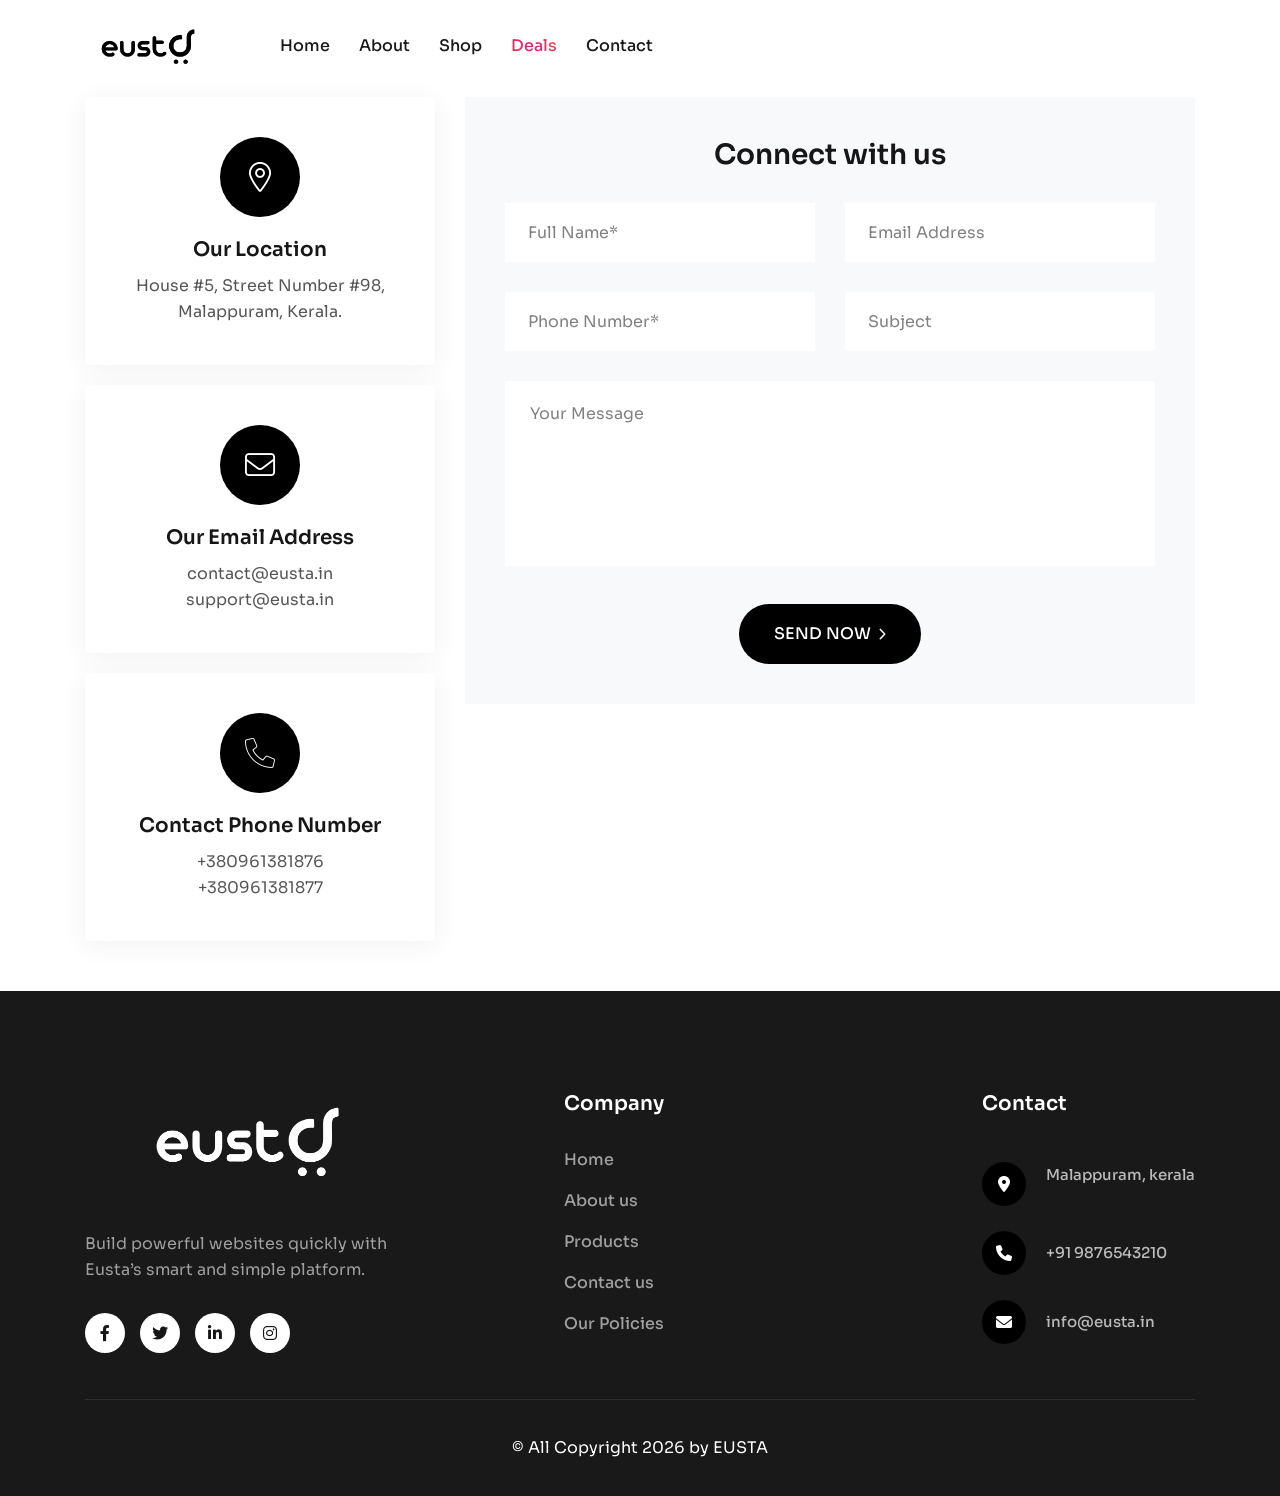
<file: contact.html>
<!doctype html>
<html class="no-js" lang="zxx">

<head>
   <meta charset="utf-8">
   <meta http-equiv="x-ua-compatible" content="ie=edge">
   <title>Eusta</title>
   <meta name="description" content="">
   <meta name="viewport" content="width=device-width, initial-scale=1">

   <!-- Place favicon.ico in the root directory -->
   <link rel="shortcut icon" type="image/x-icon" href="assets/imgs/logo/fav.png">

   <!-- CSS here -->
   <link rel="stylesheet" href="assets/css/bootstrap.min.css">
   <link rel="stylesheet" href="assets/css/meanmenu.min.css">
   <link rel="stylesheet" href="assets/css/animate.css">
   <link rel="stylesheet" href="assets/css/swiper.min.css">
   <link rel="stylesheet" href="assets/css/slick.css">
   <link rel="stylesheet" href="assets/css/magnific-popup.css">
   <link rel="stylesheet" href="assets/css/fontawesome-pro.css">
   <link rel="stylesheet" href="assets/css/spacing.css">
   <link rel="stylesheet" href="assets/css/main.css">
</head>

<body>

   <!-- preloader start -->
   <div id="preloader">
      <div class="bd-loader-inner">
         <div class="bd-loader">
            <span class="bd-loader-item"></span>
            <span class="bd-loader-item"></span>
            <span class="bd-loader-item"></span>
            <span class="bd-loader-item"></span>
            <span class="bd-loader-item"></span>
            <span class="bd-loader-item"></span>
            <span class="bd-loader-item"></span>
            <span class="bd-loader-item"></span>
         </div>
      </div>
   </div>
   <!-- preloader start -->



   <!-- search area start -->
   <div class="df-search-area">
      <div class="container">
         <div class="row">
            <div class="col-xl-12">
               <div class="df-search-form">
                  <div class="df-search-close text-center mb-20">
                     <button class="df-search-close-btn df-search-close-btn"></button>
                  </div>
                  <form action="#">
                     <div class="df-search-input mb-10">
                        <input type="text" placeholder="Search for product...">
                        <button type="submit"><i class="flaticon-search-1"></i></button>
                     </div>
                     
                  </form>
               </div>
            </div>
         </div>
      </div>
   </div>
   <div class="body-overlay"></div>
   <!-- search area end -->

   

   <!-- Header area start -->
   <header>
      <div class="header">
         <div class="header-top-area grocery__top-header">
            
         </div>
         <div class="header-layout-4 header-bottom">
            <div id="header-sticky" class="header-4">
               <div class="mega-menu-wrapper">
                  <div class="header-main-4">
                     <div class="header-left">
                        <div class="header-logo">
                           <a href="index.html">
                              <img src="assets/imgs/logo/logo.png" alt="logo not found">
                           </a>
                        </div>
                        <div class="mean__menu-wrapper furniture__menu d-none d-lg-block">
                           <div class="main-menu">
                              <nav id="mobile-menu">
                                 <ul>
                                    <li class="has-dropdown">
                                       <a href="index.html">Home</a>
                                    </li>
                                    <li>
                                       <a href="about.html">About</a>
                                    </li>
                                    <li class="has-dropdown">
                                       <a href="product.html">Shop</a>
                                    </li>
                                    <li>
                                       <a href="deals.html" class="deals-menu">Deals</a>
                                    </li>
                                    <li>
                                       <a href="contact.html">Contact</a>
                                    </li>
                                 </ul>
                              </nav>
                           </div>
                        </div>
                     </div>
                     <div class="header-right d-inline-flex align-items-center justify-content-end">
                        <div class="header-search d-none d-xxl-block">
                           <form action="#">
                              <input type="text" placeholder="Search...">
                              <button type="submit">
                                 <svg width="18" height="18" viewBox="0 0 18 18" fill="none"
                                    xmlns="http://www.w3.org/2000/svg">
                                    <path d="M13.4443 13.4445L16.9999 17" stroke="white" stroke-width="2"
                                       stroke-linecap="round" stroke-linejoin="round" />
                                    <path
                                       d="M15.2222 8.11111C15.2222 12.0385 12.0385 15.2222 8.11111 15.2222C4.18375 15.2222 1 12.0385 1 8.11111C1 4.18375 4.18375 1 8.11111 1C12.0385 1 15.2222 4.18375 15.2222 8.11111Z"
                                       stroke="white" stroke-width="2" />
                                 </svg>
                              </button>
                           </form>
                        </div>
                         
                        
                     </div>
                  </div>
               </div>
            </div>
         </div>
      </div>
   </header>
   <!-- Header area end -->
   <!-- Header area end -->

   <!-- Body main wrapper start -->
   <main>

      

      <!-- Contact area start -->
      <div class="contact-area mt-5 mb-30">
         <div class="container">
            
            <div class="contact-wrapper ">
               <div class="row gy-50">
                  <div class="col-md-4">
                     <div class="col-12">
                        <div class="contact-info-item text-center">
                           <div class="contact-info-icon">
                              <span><i class="fa-light fa-location-dot"></i></span>
                           </div>
                           <div class="contact-info-content">
                              <h4>Our Location</h4>
                              <p><a href="#">House #5, Street Number #98, Malappuram, Kerala.</a></p>
                           </div>
                        </div>
                     </div>
                     <div class="col-12">
                        <div class="contact-info-item text-center">
                           <div class="contact-info-icon">
                              <span><i class="fa-light fa-envelope"></i></span>
                           </div>
                           <div class="contact-info-content">
                              <h4>Our Email Address</h4>
                              <span><a href="mailto:">contact@eusta.in</a></span>
                              <span><a href="mailto:">support@eusta.in</a></span>
                           </div>
                        </div>
                     </div>
                     <div class="col-12">
                        <div class="contact-info-item text-center">
                           <div class="contact-info-icon">
                              <span><i class="fa-thin fa-phone"></i></span>
                           </div>
                           <div class="contact-info-content">
                              <h4>Contact Phone Number</h4>
                              <span><a href="mailto:+380961381876">+380961381876</a></span>
                              <span><a href="mailto:+380961381877">+380961381877</a></span>
                           </div>
                        </div>
                     </div>
                  </div>
                  <div class="col-xxl-8 col-xl-8">
                     <div class="contact-from bg-light">
                        <h3 class="text-center mb-30">Connect with us</h3>
                        <form action="#">
                           <div class="row">
                              <div class="col-lg-6">
                                 <div class="contact__from-input">
                                    <input type="text" placeholder="Full Name*">
                                 </div>
                              </div>
                              <div class="col-lg-6">
                                 <div class="contact__from-input">
                                    <input type="text" placeholder="Email Address">
                                 </div>
                              </div>
                              <div class="col-lg-6">
                                 <div class="contact__from-input">
                                    <input type="tel" placeholder="Phone Number*">
                                 </div>
                              </div>
                              <div class="col-lg-6">
                                 <div class="contact__from-input">
                                    <input type="text" placeholder="Subject">
                                 </div>
                              </div>
                              
                              <div class="col-lg-12">
                                 <div class="contact__from-input">
                                    <textarea name="Message" placeholder="Your Message"></textarea>
                                 </div>
                              </div>
                              <div class="col-12 text-center">
                                 <div class="appointment__btn">
                                    <button class="fill-btn" type="submit">
                                       <span class="fill-btn-inner">
                                          <span class="fill-btn-normal">send now<i
                                                class="fa-regular fa-angle-right"></i></span>
                                          <span class="fill-btn-hover">send now<i
                                                class="fa-regular fa-angle-right"></i></span>
                                       </span>
                                    </button>
                                 </div>
                              </div>
                           </div>
                        </form>
                     </div>
                  </div>
               </div>
            </div>
         </div>
      </div>
      <!-- Contact area end -->

   </main>
   <!-- Body main wrapper end -->

   <!-- Footer area start -->
   <footer class="footer-bg">
      <div class="footer-area pt-100 pb-20">
         <div class="footer-style-4">
            <div class="container">
               <div class="footer-grid-3">
                  <div class="footer-widget-4">
                     <div class="footer-logo mb-35">
                        <a href="index.html"><img src="assets/imgs/logo/logw.png"
                              alt="image bnot found"></a>
                     </div>
                     <p>Build powerful websites quickly with Eusta’s smart and simple platform.</p>
                     <div class="theme-social">
                        <a class="furniture-bg-hover" href="#"><i class="fa-brands fa-facebook-f"></i></a>
                        <a class="furniture-bg-hover" href="#"><i class="fa-brands fa-twitter"></i></a>
                        <a class="furniture-bg-hover" href="#"><i class="fa-brands fa-linkedin-in"></i></a>
                        <a class="furniture-bg-hover" href="#"><i class="fa-brands fa-instagram"></i></a>
                     </div>
                  </div>
                   
                  <div class="footer-widget-4">
                     <div class="footer-widget-title">
                        <h4>Company</h4>
                     </div>
                     <div class="footer-link">
                        <ul>
                           <li><a href="index.html">Home</a></li>
                           <li><a href="about.html">About us </a></li>
                           <li><a href="product.html">Products</a></li>
                           <li><a href="contact.html">Contact us</a></li>
                           <li><a href="policies.html">Our Policies</a></li>
                        </ul>
                     </div>
                  </div>
                  <div class="footer-widget footer-col-4">
                     <div class="footer-widget-title">
                        <h4>Contact</h4>
                     </div>
                     <div class="footer-info mb-35">
                        <div class="footer-info-item d-flex align-items-start pb-15 pt-15">
                           <div class="footer-info-icon mr-20">
                              <span> <i class="fa-solid fa-location-dot furniture-icon"></i></span>
                           </div>
                           <div class="footer-info-text">
                              <a class="furniture-clr-hover">Malappuram, kerala</a>
                           </div>
                        </div>
                        <div class="footer-info-item d-flex align-items-center pb-15">
                           <div class="footer-info-icon mr-20">
                              <span><i class="fa-solid fa-phone furniture-icon"></i></span>
                           </div>
                           <div class="footer-info-text">
                              <a class="furniture-clr-hover" href="tel:012-345-6789">+91 9876543210</a>
                           </div>
                        </div>
                        <div class="footer-info-item d-flex align-items-center">
                           <div class="footer-info-icon mr-20">
                              <span><i class="fa-solid fa-envelope furniture-icon"></i></span>
                           </div>
                           <div class="footer-info-text">
                              <a class="furniture-clr-hover" href="tel:012-345-6789">info@eusta.in</a>
                           </div>
                        </div>
                     </div>
                  </div>
               </div>
            </div>
         </div>
      </div>
      <div class="container">
         <div class="footer-copyright-area b-t">
            <div class="footer-copyright-wrapper d-flex justify-content-center">
               <div class="footer-copyright-text">
  <p class="mb-0">
    © All Copyright <span id="year"></span> by 
    <a target="_blank" class="furniture-clr-hover" href="#">EUSTA</a>
  </p>
</div>

<script>
  document.getElementById("year").textContent = new Date().getFullYear();
</script>
            </div>
         </div>
      </div>
   </footer>
   <!-- Footer area end -->

      <!-- Mobile Bottom Menu -->
   <div class="mobile-bottom-menu">
   
   <a href="index.html" class="menu-item">
      <i class="fa-solid fa-house"></i>
   </a>

   <a href="product.html" class="menu-item">
      <i class="fa-solid fa-bag-shopping"></i>
   </a>

   <a href="deals.html" class="menu-item deals-icon">
      <i class="fa-solid fa-tags"></i>
   </a>

   <a href="https://wa.me/91XXXXXXXXXX" class="menu-item" target="_blank">
      <i class="fa-brands fa-whatsapp" style="color: #25D366;"></i>
   </a>

   </div>


   <!-- JS here -->
   <script src="assets/js/jquery-3.6.0.min.js"></script>
   <script src="assets/js/waypoints.min.js"></script>
   <script src="assets/js/bootstrap.bundle.min.js"></script>
   <script src="assets/js/meanmenu.min.js"></script>
   <script src="assets/js/swiper.min.js"></script>
   <script src="assets/js/slick.min.js"></script>
   <script src="assets/js/magnific-popup.min.js"></script>
   <script src="assets/js/counterup.js"></script>
   <script src="assets/js/wow.js"></script>
   <script src="assets/js/ajax-form.js"></script>
   <script src="assets/js/beforeafter.jquery-1.0.0.min.js"></script>
   <script src="assets/js/main.js"></script>
</body>

</html>
</file>
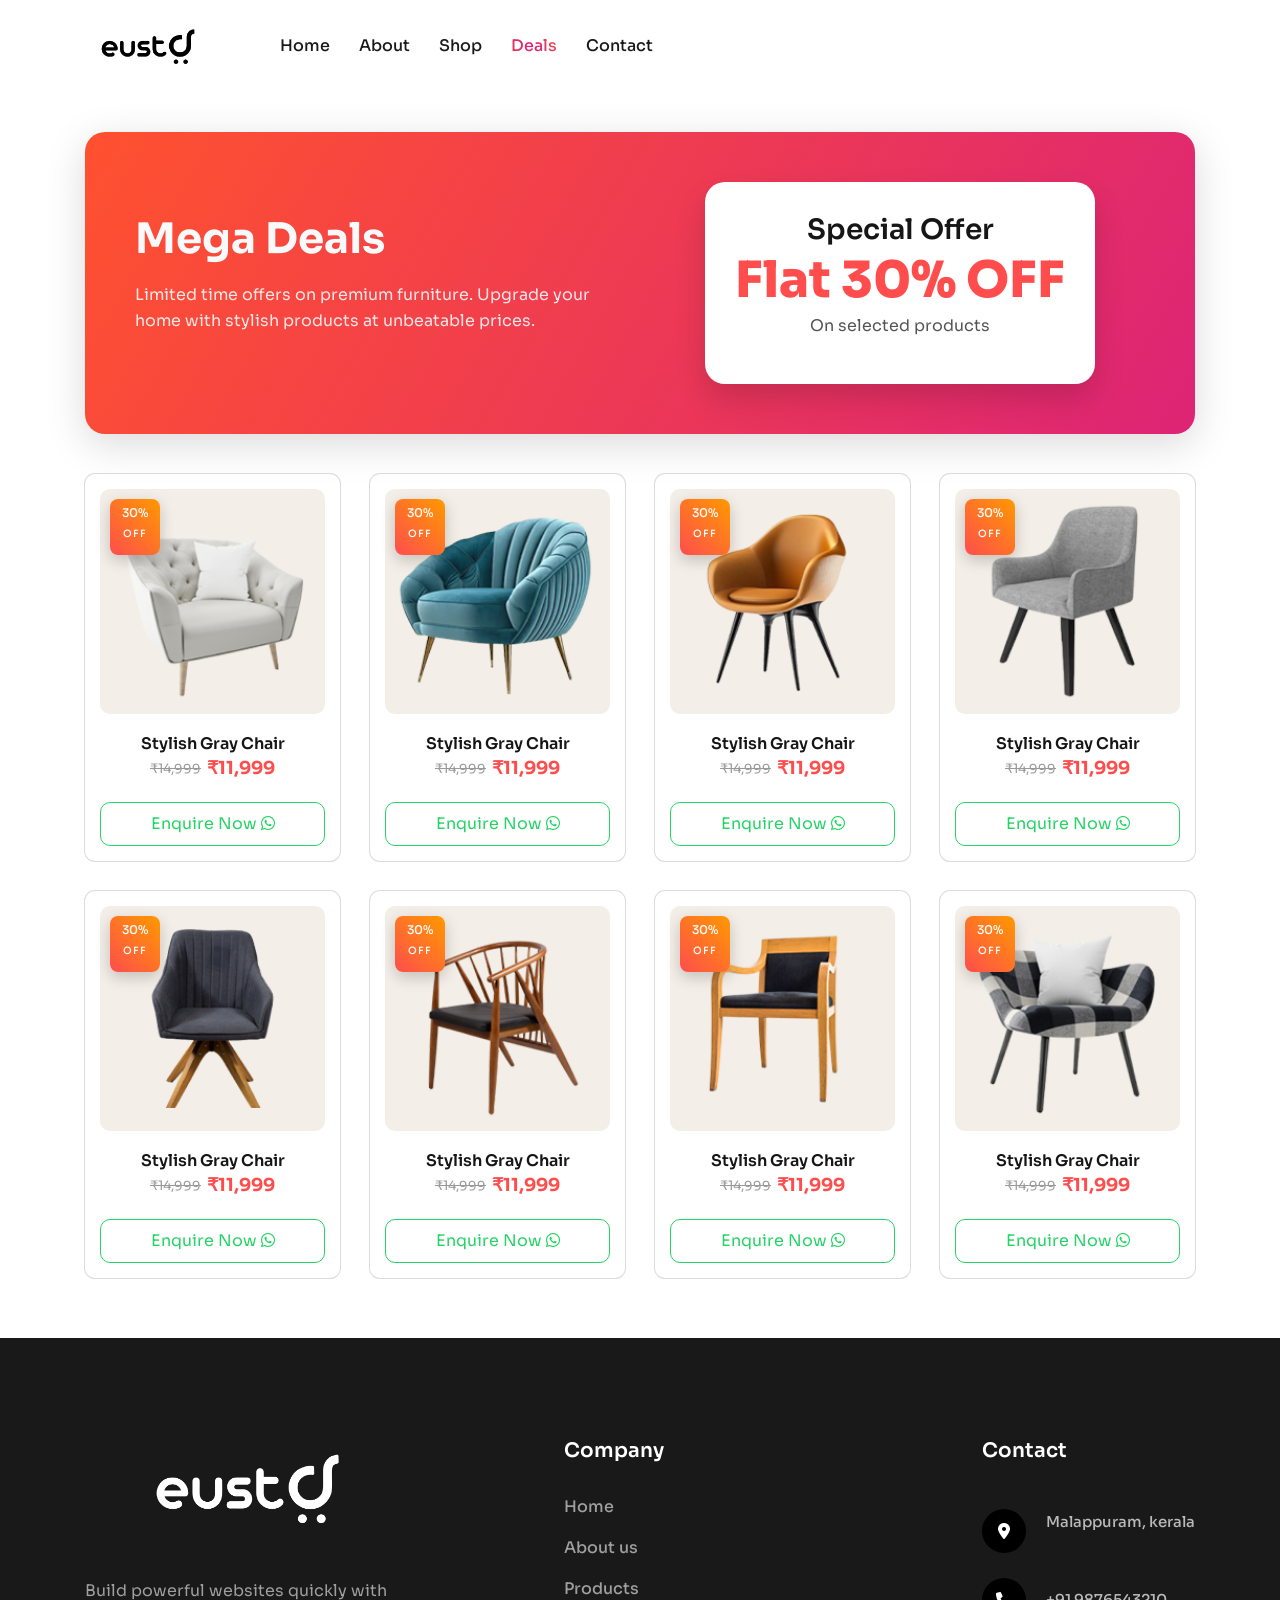
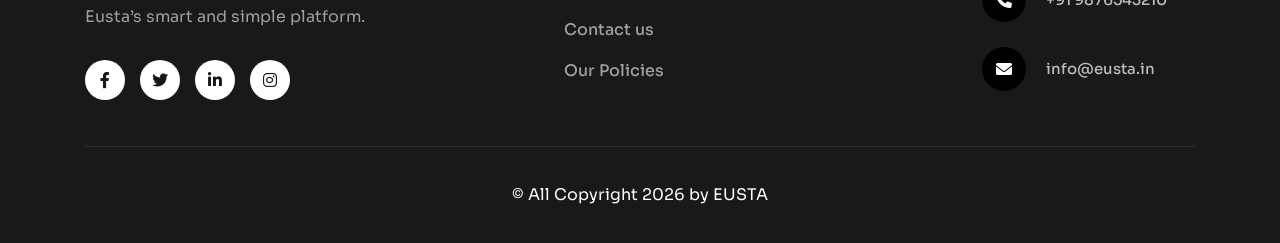
<file: deals.html>
<!doctype html>
<html class="no-js" lang="zxx">

<head>
   <meta charset="utf-8">
   <meta http-equiv="x-ua-compatible" content="ie=edge">
   <title>Eusta</title>
   <meta name="description" content="">
   <meta name="viewport" content="width=device-width, initial-scale=1">

   <!-- Place favicon.ico in the root directory -->
   <link rel="shortcut icon" type="image/x-icon" href="assets/imgs/logo/fav.png">

   <!-- CSS here -->
   <link rel="stylesheet" href="assets/css/bootstrap.min.css">
   <link rel="stylesheet" href="assets/css/meanmenu.min.css">
   <link rel="stylesheet" href="assets/css/animate.css">
   <link rel="stylesheet" href="assets/css/swiper.min.css">
   <link rel="stylesheet" href="assets/css/slick.css">
   <link rel="stylesheet" href="assets/css/magnific-popup.css">
   <link rel="stylesheet" href="assets/css/fontawesome-pro.css">
   <link rel="stylesheet" href="assets/css/spacing.css">
   <link rel="stylesheet" href="assets/css/main.css">
</head>

<body>

   <!-- preloader start -->
   <div id="preloader">
      <div class="bd-loader-inner">
         <div class="bd-loader">
            <span class="bd-loader-item"></span>
            <span class="bd-loader-item"></span>
            <span class="bd-loader-item"></span>
            <span class="bd-loader-item"></span>
            <span class="bd-loader-item"></span>
            <span class="bd-loader-item"></span>
            <span class="bd-loader-item"></span>
            <span class="bd-loader-item"></span>
         </div>
      </div>
   </div>
   <!-- preloader start -->


   <!-- search area start -->
   <div class="df-search-area">
      <div class="container">
         <div class="row">
            <div class="col-xl-12">
               <div class="df-search-form">
                  <div class="df-search-close text-center mb-20">
                     <button class="df-search-close-btn df-search-close-btn"></button>
                  </div>
                  <form action="#">
                     <div class="df-search-input mb-10">
                        <input type="text" placeholder="Search for product...">
                        <button type="submit"><i class="flaticon-search-1"></i></button>
                     </div>
                     
                  </form>
               </div>
            </div>
         </div>
      </div>
   </div>
   <div class="body-overlay"></div>
   <!-- search area end -->

   
   <!-- Header area start -->
   <header>
      <div class="header">
         
         <div class="header-layout-4 header-bottom">
            <div id="header-sticky" class="header-4">
               <div class="mega-menu-wrapper">
                  <div class="header-main-4">
                     <div class="header-left">
                        <div class="header-logo">
                           <a href="index.html">
                              <img src="assets/imgs/logo/logo.png" alt="logo not found">
                           </a>
                        </div>
                        <div class="mean__menu-wrapper furniture__menu d-none d-lg-block">
                           <div class="main-menu">
                              <nav id="mobile-menu">
                                <ul>
                                    <li class="has-dropdown">
                                       <a href="index.html">Home</a>
                                    </li>
                                    <li>
                                       <a href="about.html">About</a>
                                    </li>
                                    <li class="has-dropdown">
                                       <a href="product.html">Shop</a>
                                    </li>
                                    <li>
                                       <a href="deals.html" class="deals-menu">Deals</a>
                                    </li>
                                    <li>
                                       <a href="contact.html">Contact</a>
                                    </li>
                                </ul>
                              </nav>
                           </div>
                        </div>
                     </div>
                     <div class="header-right d-inline-flex align-items-center justify-content-end">
                        <div class="header-search d-none d-xxl-block">
                           <form action="#">
                              <input type="text" placeholder="Search...">
                              <button type="submit">
                                 <svg width="18" height="18" viewBox="0 0 18 18" fill="none"
                                    xmlns="http://www.w3.org/2000/svg">
                                    <path d="M13.4443 13.4445L16.9999 17" stroke="white" stroke-width="2"
                                       stroke-linecap="round" stroke-linejoin="round" />
                                    <path
                                       d="M15.2222 8.11111C15.2222 12.0385 12.0385 15.2222 8.11111 15.2222C4.18375 15.2222 1 12.0385 1 8.11111C1 4.18375 4.18375 1 8.11111 1C12.0385 1 15.2222 4.18375 15.2222 8.11111Z"
                                       stroke="white" stroke-width="2" />
                                 </svg>
                              </button>
                           </form>
                        </div>
                         
                        
                     </div>
                  </div>
               </div>
            </div>
         </div>
      </div>
   </header>
   <!-- Header area end -->
   <!-- Header area end -->

   <!-- Body main wrapper start -->
   <main>

      <style>
        
/* HERO */

.deals-hero{

background: linear-gradient(120deg,#ff512f,#dd2476);

padding:50px;

border-radius:20px;

color:white;

box-shadow:0 10px 40px rgba(0,0,0,0.15);

}

.deal-title{

font-size:42px;

font-weight:700;

margin-bottom:15px;

}

.deal-subtitle{

opacity:.9;

margin-bottom:20px;

}

.deal-tags span{

background:rgba(255,255,255,0.2);

padding:8px 14px;

margin-right:10px;

border-radius:30px;

font-size:13px;

}



.deal-highlight-box{

background:white;

color:#333;

padding:30px;

border-radius:20px;

box-shadow:0 15px 30px rgba(0,0,0,0.15);

display:inline-block;

}

.deal-highlight-box h2{

color:#ff4d4d;

font-weight:800;

}




/* PRODUCT CARD OFFER */

.product-card{

position:relative;

transition:.3s;

}

.product-card:hover{

transform:translateY(-5px);

box-shadow:0 15px 30px rgba(0,0,0,0.12);

}



/* OFFER BADGE */

.deal-offer-badge{

position:absolute;

top:10px;

left:10px;

background:linear-gradient(45deg,#ff4d4d,#ff9900);

color:white;

padding:8px 12px;

border-radius:8px;

text-align:center;

font-weight:500;

box-shadow:0 5px 15px rgba(0,0,0,0.2);

}

.deal-offer-badge .discount{

font-size:12px;

display:block;

line-height:1;

}

.deal-offer-badge .text{

font-size:10px;

letter-spacing:1px;

}



/* PRICE STYLE */

.product-card strike{

color:#999;

font-size:13px;

}

.product-card b{

color:#ff4d4d;

font-size:18px;

}



      </style>

      <!-- Product area start -->
      <section class="bd-product__area mb-30">

        <!-- DEALS HERO SECTION -->
<section class="container mt-40 mb-40">

   <div class="deals-hero">

      <div class="row align-items-center">

         <div class="col-lg-6">

            <h1 class="deal-title text-light">
               Mega Deals 
            </h1>

            <p class="deal-subtitle text-light">
               Limited time offers on premium furniture.
               Upgrade your home with stylish products at unbeatable prices.
            </p>


         </div>


         <div class="col-lg-6 text-center">

            <div class="deal-highlight-box">

               <h3>Special Offer</h3>

               <h2>Flat 30% OFF</h2>

               <p>On selected products</p>

            </div>

         </div>

      </div>

   </div>

</section>

         <div class="container">
            

            <div class="row">
               <div class="col-xxl-3 col-lg-3 col-md-4 col-sm-6 col-6">
                           <a href="product-details.html">
                              <div class="product-card">
                                 <div class="product-img-wrapper">
                                    <img src="assets/imgs/furniture/product/product1.png" alt="">
                                    <div class="deal-offer-badge">
   <span class="discount">30%</span>
   <span class="text">OFF</span>
</div>
                                 </div>
                                 <h6>Stylish Gray Chair</h6>
   
                                 <div class="d-flex justify-content-center align-items-center">
                                    <small class="mb-0"><strike>₹14,999</strike> &nbsp;</small>
                                    <p class="mb-0"><b>₹11,999</b></p>
                                 </div>
   
                                 <div class="w-100 d-flex" style="margin-top: 20px;">
                                    <a href="https://web.whatsapp.com/" class="enquire-btn w-100" target="_blank">Enquire Now <i class="fab fa-whatsapp"></i></a>
                                 </div>
                              </div>
                           </a>
                        </div>

                        <div class="col-xxl-3 col-lg-3 col-md-4 col-sm-6 col-6">
                           <a href="product-details.html">
                              <div class="product-card">
                                 <div class="product-img-wrapper">
                                    <img src="assets/imgs/furniture/product/product2.png" alt="">
                                    <div class="deal-offer-badge">
   <span class="discount">30%</span>
   <span class="text">OFF</span>
</div>
                                 </div>
                                 <h6>Stylish Gray Chair</h6>
   
                                 <div class="d-flex justify-content-center align-items-center">
                                    <small class="mb-0"><strike>₹14,999</strike> &nbsp;</small>
                                    <p class="mb-0"><b>₹11,999</b></p>
                                 </div>
   
                                 <div class="w-100 d-flex" style="margin-top: 20px;">
                                    <a href="https://web.whatsapp.com/" class="enquire-btn w-100" target="_blank">Enquire Now <i class="fab fa-whatsapp"></i></a>
                                 </div>
                              </div>
                           </a>
                        </div>
                        <div class="col-xxl-3 col-lg-3 col-md-4 col-sm-6 col-6">
                           <a href="product-details.html">
                              <div class="product-card">
                                 <div class="product-img-wrapper">
                                    <img src="assets/imgs/furniture/product/product3.png" alt="">
                                    <div class="deal-offer-badge">
   <span class="discount">30%</span>
   <span class="text">OFF</span>
</div>
                                 </div>
                                 <h6>Stylish Gray Chair</h6>
   
                                 <div class="d-flex justify-content-center align-items-center">
                                    <small class="mb-0"><strike>₹14,999</strike> &nbsp;</small>
                                    <p class="mb-0"><b>₹11,999</b></p>
                                 </div>
   
                                 <div class="w-100 d-flex" style="margin-top: 20px;">
                                    <a href="https://web.whatsapp.com/" class="enquire-btn w-100" target="_blank">Enquire Now <i class="fab fa-whatsapp"></i></a>
                                 </div>
                              </div>
                           </a>
                        </div>
                        <div class="col-xxl-3 col-lg-3 col-md-4 col-sm-6 col-6">
                           <a href="product-details.html">
                              <div class="product-card">
                                 <div class="product-img-wrapper">
                                    <img src="assets/imgs/furniture/product/product4.png" alt="">
                                    <div class="deal-offer-badge">
   <span class="discount">30%</span>
   <span class="text">OFF</span>
</div>
                                 </div>
                                 <h6>Stylish Gray Chair</h6>
   
                                 <div class="d-flex justify-content-center align-items-center">
                                    <small class="mb-0"><strike>₹14,999</strike> &nbsp;</small>
                                    <p class="mb-0"><b>₹11,999</b></p>
                                 </div>
   
                                 <div class="w-100 d-flex" style="margin-top: 20px;">
                                    <a href="https://web.whatsapp.com/" class="enquire-btn w-100" target="_blank">Enquire Now <i class="fab fa-whatsapp"></i></a>
                                 </div>
                              </div>
                           </a>
                        </div>
                        <div class="col-xxl-3 col-lg-3 col-md-4 col-sm-6 col-6">
                           <a href="product-details.html">
                              <div class="product-card">
                                 <div class="product-img-wrapper">
                                    <img src="assets/imgs/furniture/product/product5.png" alt="">
                                    <div class="deal-offer-badge">
   <span class="discount">30%</span>
   <span class="text">OFF</span>
</div>
                                 </div>
                                 <h6>Stylish Gray Chair</h6>
   
                                 <div class="d-flex justify-content-center align-items-center">
                                    <small class="mb-0"><strike>₹14,999</strike> &nbsp;</small>
                                    <p class="mb-0"><b>₹11,999</b></p>
                                 </div>
   
                                 <div class="w-100 d-flex" style="margin-top: 20px;">
                                    <a href="https://web.whatsapp.com/" class="enquire-btn w-100" target="_blank">Enquire Now <i class="fab fa-whatsapp"></i></a>
                                 </div>
                              </div>
                           </a>
                        </div>
                        <div class="col-xxl-3 col-lg-3 col-md-4 col-sm-6 col-6">
                           <a href="product-details.html">
                              <div class="product-card">
                                 <div class="product-img-wrapper">
                                    <img src="assets/imgs/furniture/product/product6.png" alt="">
                                    <div class="deal-offer-badge">
   <span class="discount">30%</span>
   <span class="text">OFF</span>
</div>
                                 </div>
                                 <h6>Stylish Gray Chair</h6>
   
                                 <div class="d-flex justify-content-center align-items-center">
                                    <small class="mb-0"><strike>₹14,999</strike> &nbsp;</small>
                                    <p class="mb-0"><b>₹11,999</b></p>
                                 </div>
   
                                 <div class="w-100 d-flex" style="margin-top: 20px;">
                                    <a href="https://web.whatsapp.com/" class="enquire-btn w-100" target="_blank">Enquire Now <i class="fab fa-whatsapp"></i></a>
                                 </div>
                              </div>
                           </a>
                        </div>
                        <div class="col-xxl-3 col-lg-3 col-md-4 col-sm-6 col-6">
                           <a href="product-details.html">
                              <div class="product-card">
                                 <div class="product-img-wrapper">
                                    <img src="assets/imgs/furniture/product/product7.png" alt="">
                                    <div class="deal-offer-badge">
   <span class="discount">30%</span>
   <span class="text">OFF</span>
</div>
                                 </div>
                                 <h6>Stylish Gray Chair</h6>
   
                                 <div class="d-flex justify-content-center align-items-center">
                                    <small class="mb-0"><strike>₹14,999</strike> &nbsp;</small>
                                    <p class="mb-0"><b>₹11,999</b></p>
                                 </div>
   
                                 <div class="w-100 d-flex" style="margin-top: 20px;">
                                    <a href="https://web.whatsapp.com/" class="enquire-btn w-100" target="_blank">Enquire Now <i class="fab fa-whatsapp"></i></a>
                                 </div>
                              </div>
                           </a>
                        </div>
                        <div class="col-xxl-3 col-lg-3 col-md-4 col-sm-6 col-6">
                           <a href="product-details.html">
                              <div class="product-card">
                                 <div class="product-img-wrapper">
                                    <img src="assets/imgs/furniture/product/product8.png" alt="">
                                    <div class="deal-offer-badge">
   <span class="discount">30%</span>
   <span class="text">OFF</span>
</div>
                                 </div>
                                 <h6>Stylish Gray Chair</h6>
   
                                 <div class="d-flex justify-content-center align-items-center">
                                    <small class="mb-0"><strike>₹14,999</strike> &nbsp;</small>
                                    <p class="mb-0"><b>₹11,999</b></p>
                                 </div>
   
                                 <div class="w-100 d-flex" style="margin-top: 20px;">
                                    <a href="https://web.whatsapp.com/" class="enquire-btn w-100" target="_blank">Enquire Now <i class="fab fa-whatsapp"></i></a>
                                 </div>
                              </div>
                           </a>
                        </div>
            </div>
         </div>
      </section>
      <!-- Product area end -->

   </main>
   <!-- Body main wrapper end -->

   <!-- Footer area start -->
   <footer class="footer-bg">
      <div class="footer-area pt-100 pb-20">
         <div class="footer-style-4">
            <div class="container">
               <div class="footer-grid-3">
                  <div class="footer-widget-4">
                     <div class="footer-logo mb-35">
                        <a href="index.html"><img src="assets/imgs/logo/logw.png"
                              alt="image bnot found"></a>
                     </div>
                     <p>Build powerful websites quickly with Eusta’s smart and simple platform.</p>
                     <div class="theme-social">
                        <a class="furniture-bg-hover" href="#"><i class="fa-brands fa-facebook-f"></i></a>
                        <a class="furniture-bg-hover" href="#"><i class="fa-brands fa-twitter"></i></a>
                        <a class="furniture-bg-hover" href="#"><i class="fa-brands fa-linkedin-in"></i></a>
                        <a class="furniture-bg-hover" href="#"><i class="fa-brands fa-instagram"></i></a>
                     </div>
                  </div>
                   
                  <div class="footer-widget-4">
                     <div class="footer-widget-title">
                        <h4>Company</h4>
                     </div>
                     <div class="footer-link">
                        <ul>
                           <li><a href="index.html">Home</a></li>
                           <li><a href="about.html">About us </a></li>
                           <li><a href="product.html">Products</a></li>
                           <li><a href="contact.html">Contact us</a></li>
                           <li><a href="policies.html">Our Policies</a></li>
                        </ul>
                     </div>
                  </div>
                  <div class="footer-widget footer-col-4">
                     <div class="footer-widget-title">
                        <h4>Contact</h4>
                     </div>
                     <div class="footer-info mb-35">
                        <div class="footer-info-item d-flex align-items-start pb-15 pt-15">
                           <div class="footer-info-icon mr-20">
                              <span> <i class="fa-solid fa-location-dot furniture-icon"></i></span>
                           </div>
                           <div class="footer-info-text">
                              <a class="furniture-clr-hover">Malappuram, kerala</a>
                           </div>
                        </div>
                        <div class="footer-info-item d-flex align-items-center pb-15">
                           <div class="footer-info-icon mr-20">
                              <span><i class="fa-solid fa-phone furniture-icon"></i></span>
                           </div>
                           <div class="footer-info-text">
                              <a class="furniture-clr-hover" href="tel:012-345-6789">+91 9876543210</a>
                           </div>
                        </div>
                        <div class="footer-info-item d-flex align-items-center">
                           <div class="footer-info-icon mr-20">
                              <span><i class="fa-solid fa-envelope furniture-icon"></i></span>
                           </div>
                           <div class="footer-info-text">
                              <a class="furniture-clr-hover" href="tel:012-345-6789">info@eusta.in</a>
                           </div>
                        </div>
                     </div>
                  </div>
               </div>
            </div>
         </div>
      </div>
      <div class="container">
         <div class="footer-copyright-area b-t">
            <div class="footer-copyright-wrapper d-flex justify-content-center">
               <div class="footer-copyright-text">
  <p class="mb-0">
    © All Copyright <span id="year"></span> by 
    <a target="_blank" class="furniture-clr-hover" href="#">EUSTA</a>
  </p>
</div>

<script>
  document.getElementById("year").textContent = new Date().getFullYear();
</script>
            </div>
         </div>
      </div>
   </footer>
   <!-- Footer area end -->

      <!-- Mobile Bottom Menu -->
   <div class="mobile-bottom-menu">
   
   <a href="index.html" class="menu-item">
      <i class="fa-solid fa-house"></i>
   </a>

   <a href="product.html" class="menu-item">
      <i class="fa-solid fa-bag-shopping"></i>
   </a>

   <a href="deals.html" class="menu-item deals-icon">
      <i class="fa-solid fa-tags"></i>
   </a>

   <a href="https://wa.me/91XXXXXXXXXX" class="menu-item" target="_blank">
      <i class="fa-brands fa-whatsapp" style="color: #25D366;"></i>
   </a>

   </div>


   <!-- JS here -->
   <script src="assets/js/jquery-3.6.0.min.js"></script>
   <script src="assets/js/waypoints.min.js"></script>
   <script src="assets/js/bootstrap.bundle.min.js"></script>
   <script src="assets/js/meanmenu.min.js"></script>
   <script src="assets/js/swiper.min.js"></script>
   <script src="assets/js/slick.min.js"></script>
   <script src="assets/js/magnific-popup.min.js"></script>
   <script src="assets/js/counterup.js"></script>
   <script src="assets/js/wow.js"></script>
   <script src="assets/js/ajax-form.js"></script>
   <script src="assets/js/beforeafter.jquery-1.0.0.min.js"></script>
   <script src="assets/js/main.js"></script>
</body>

</html>
</file>
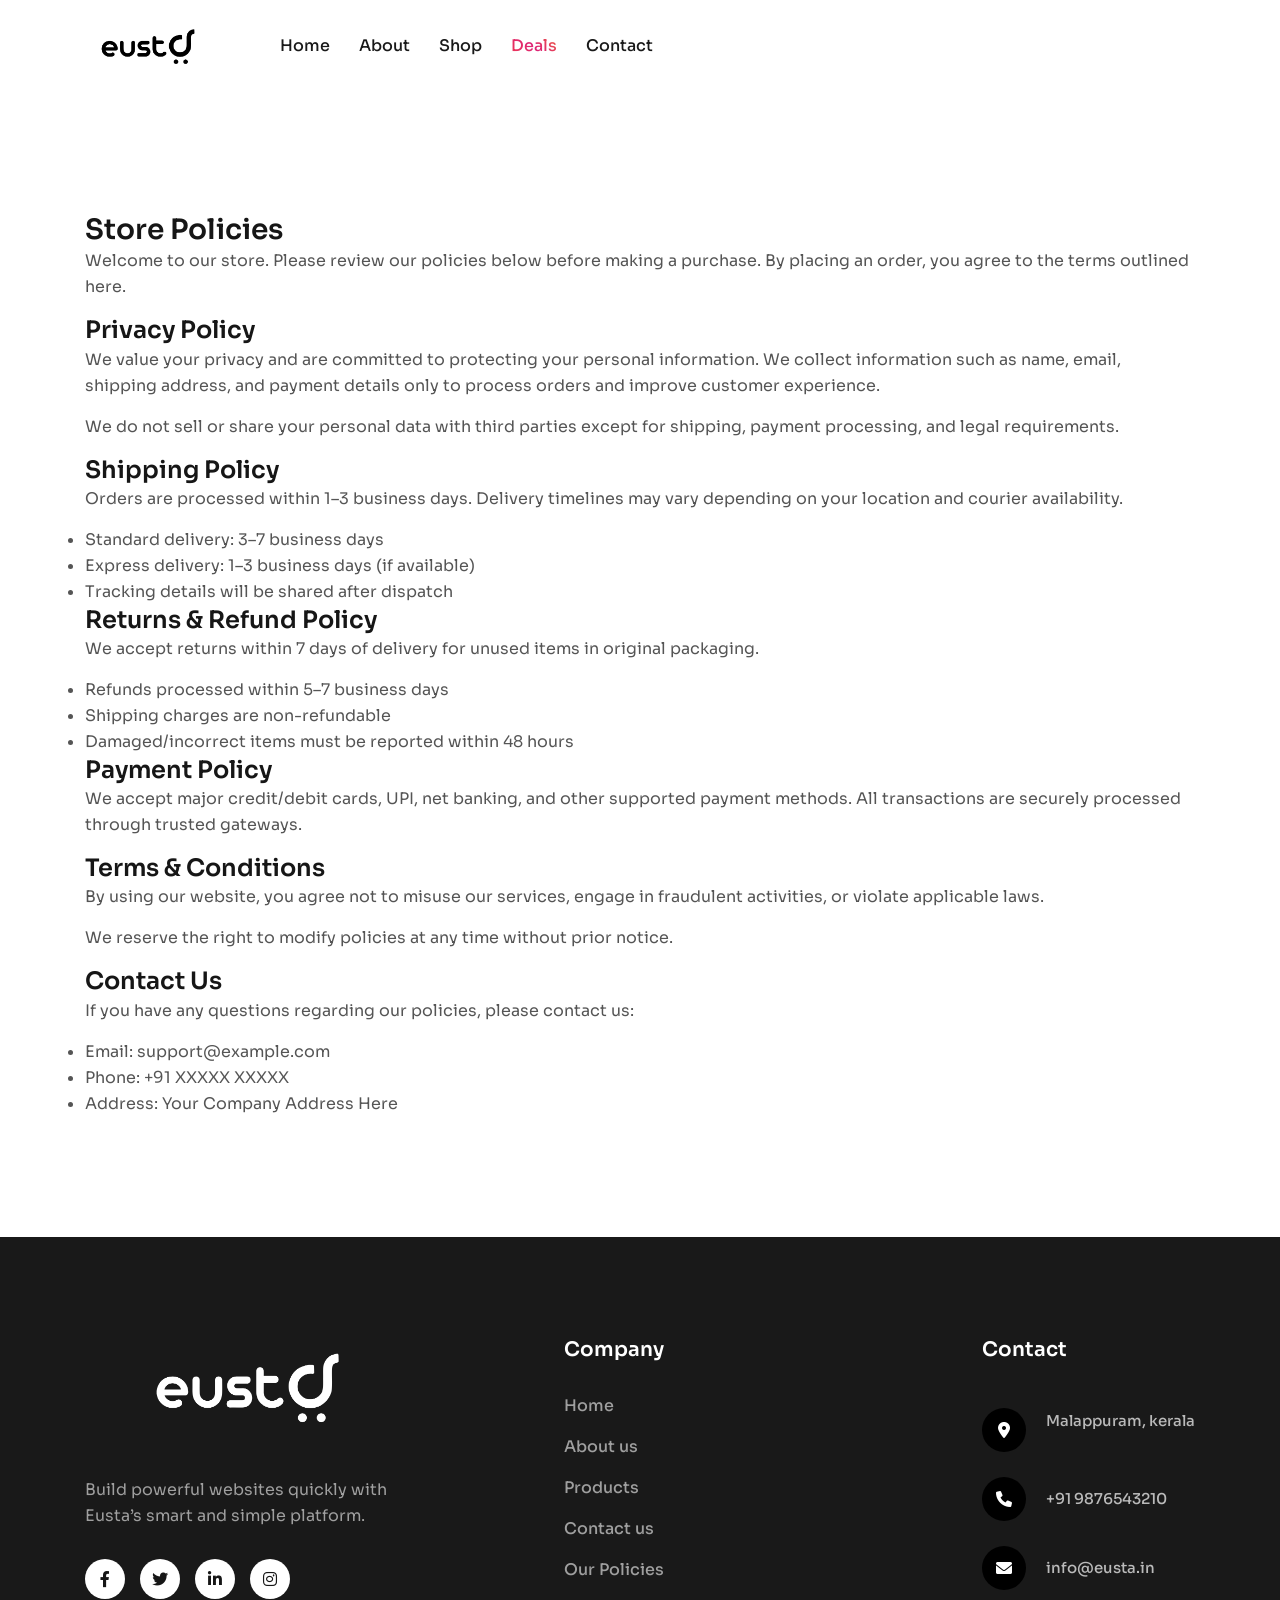
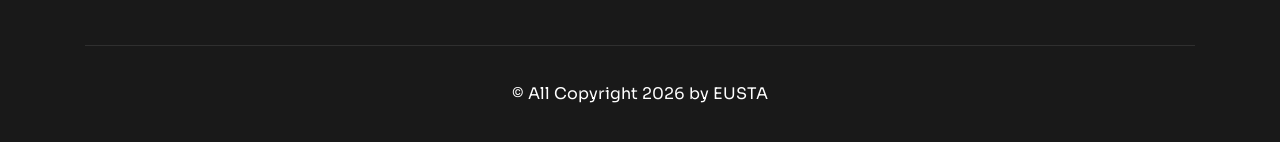
<file: policies.html>
<!doctype html>
<html class="no-js" lang="zxx">

<head>
   <meta charset="utf-8">
   <meta http-equiv="x-ua-compatible" content="ie=edge">
   <title>Eusta</title>
   <meta name="description" content="">
   <meta name="viewport" content="width=device-width, initial-scale=1">

   <!-- Place favicon.ico in the root directory -->
   <link rel="shortcut icon" type="image/x-icon" href="assets/imgs/logo/fav.png">

   <!-- CSS here -->
   <link rel="stylesheet" href="assets/css/bootstrap.min.css">
   <link rel="stylesheet" href="assets/css/meanmenu.min.css">
   <link rel="stylesheet" href="assets/css/animate.css">
   <link rel="stylesheet" href="assets/css/swiper.min.css">
   <link rel="stylesheet" href="assets/css/slick.css">
   <link rel="stylesheet" href="assets/css/magnific-popup.css">
   <link rel="stylesheet" href="assets/css/fontawesome-pro.css">
   <link rel="stylesheet" href="assets/css/spacing.css">
   <link rel="stylesheet" href="assets/css/main.css">
</head>

<body>

   <!-- preloader start -->
   <div id="preloader">
      <div class="bd-loader-inner">
         <div class="bd-loader">
            <span class="bd-loader-item"></span>
            <span class="bd-loader-item"></span>
            <span class="bd-loader-item"></span>
            <span class="bd-loader-item"></span>
            <span class="bd-loader-item"></span>
            <span class="bd-loader-item"></span>
            <span class="bd-loader-item"></span>
            <span class="bd-loader-item"></span>
         </div>
      </div>
   </div>
   <!-- preloader start -->



   <!-- search area start -->
   <div class="df-search-area">
      <div class="container">
         <div class="row">
            <div class="col-xl-12">
               <div class="df-search-form">
                  <div class="df-search-close text-center mb-20">
                     <button class="df-search-close-btn df-search-close-btn"></button>
                  </div>
                  <form action="#">
                     <div class="df-search-input mb-10">
                        <input type="text" placeholder="Search for product...">
                        <button type="submit"><i class="flaticon-search-1"></i></button>
                     </div>
                     
                  </form>
               </div>
            </div>
         </div>
      </div>
   </div>
   <div class="body-overlay"></div>
   <!-- search area end -->

   
   <!-- Header area start -->
   <header>
      <div class="header">
         <div class="header-top-area grocery__top-header">
            
         </div>
         <div class="header-layout-4 header-bottom">
            <div id="header-sticky" class="header-4">
               <div class="mega-menu-wrapper">
                  <div class="header-main-4">
                     <div class="header-left">
                        <div class="header-logo">
                           <a href="index.html">
                              <img src="assets/imgs/logo/logo.png" alt="logo not found">
                           </a>
                        </div>
                        <div class="mean__menu-wrapper furniture__menu d-none d-lg-block">
                           <div class="main-menu">
                              <nav id="mobile-menu">
                                 <ul>
                                    <li class="has-dropdown">
                                       <a href="index.html">Home</a>
                                    </li>
                                    <li>
                                       <a href="about.html">About</a>
                                    </li>
                                    <li class="has-dropdown">
                                       <a href="product.html">Shop</a>
                                    </li>
                                    <li>
                                       <a href="deals.html" class="deals-menu">Deals</a>
                                    </li>
                                    <li>
                                       <a href="contact.html">Contact</a>
                                    </li>
                                 </ul>
                              </nav>
                           </div>
                        </div>
                     </div>
                     <div class="header-right d-inline-flex align-items-center justify-content-end">
                        <div class="header-search d-none d-xxl-block">
                           <form action="#">
                              <input type="text" placeholder="Search...">
                              <button type="submit">
                                 <svg width="18" height="18" viewBox="0 0 18 18" fill="none"
                                    xmlns="http://www.w3.org/2000/svg">
                                    <path d="M13.4443 13.4445L16.9999 17" stroke="white" stroke-width="2"
                                       stroke-linecap="round" stroke-linejoin="round" />
                                    <path
                                       d="M15.2222 8.11111C15.2222 12.0385 12.0385 15.2222 8.11111 15.2222C4.18375 15.2222 1 12.0385 1 8.11111C1 4.18375 4.18375 1 8.11111 1C12.0385 1 15.2222 4.18375 15.2222 8.11111Z"
                                       stroke="white" stroke-width="2" />
                                 </svg>
                              </button>
                           </form>
                        </div>
                         
                        
                     </div>
                  </div>
               </div>
            </div>
         </div>
      </div>
   </header>
   <!-- Header area end -->
   <!-- Header area end -->

   <!-- Body main wrapper start -->
   <main>

      <section class="policy-page section-space">
    <div class="container">
    <h3 class="policy-title">Store Policies</h3>
    <p class="policy-intro">
      Welcome to our store. Please review our policies below before making a purchase.
      By placing an order, you agree to the terms outlined here.
    </p>

    <!-- Privacy Policy -->
    <div class="policy-block">
      <h4>Privacy Policy</h4>
      <p>
        We value your privacy and are committed to protecting your personal information.
        We collect information such as name, email, shipping address, and payment details
        only to process orders and improve customer experience.
      </p>
      <p>
        We do not sell or share your personal data with third parties except for shipping,
        payment processing, and legal requirements.
      </p>
    </div>

    <!-- Shipping Policy -->
    <div class="policy-block">
      <h4>Shipping Policy</h4>
      <p>
        Orders are processed within 1–3 business days. Delivery timelines may vary
        depending on your location and courier availability.
      </p>
      <ul>
        <li>Standard delivery: 3–7 business days</li>
        <li>Express delivery: 1–3 business days (if available)</li>
        <li>Tracking details will be shared after dispatch</li>
      </ul>
    </div>

    <!-- Returns & Refunds -->
    <div class="policy-block">
      <h4>Returns & Refund Policy</h4>
      <p>
        We accept returns within 7 days of delivery for unused items in original packaging.
      </p>
      <ul>
        <li>Refunds processed within 5–7 business days</li>
        <li>Shipping charges are non-refundable</li>
        <li>Damaged/incorrect items must be reported within 48 hours</li>
      </ul>
    </div>

    <!-- Payments -->
    <div class="policy-block">
      <h4>Payment Policy</h4>
      <p>
        We accept major credit/debit cards, UPI, net banking, and other supported payment
        methods. All transactions are securely processed through trusted gateways.
      </p>
    </div>

    <!-- Terms & Conditions -->
    <div class="policy-block">
      <h4>Terms & Conditions</h4>
      <p>
        By using our website, you agree not to misuse our services, engage in fraudulent
        activities, or violate applicable laws.
      </p>
      <p>
        We reserve the right to modify policies at any time without prior notice.
      </p>
    </div>

    <!-- Contact -->
    <div class="policy-block">
      <h4>Contact Us</h4>
      <p>
        If you have any questions regarding our policies, please contact us:
      </p>
      <ul>
        <li>Email: support@example.com</li>
        <li>Phone: +91 XXXXX XXXXX</li>
        <li>Address: Your Company Address Here</li>
      </ul>
    </div>
  </div>
</section>

   </main>
   <!-- Body main wrapper end -->

   <!-- Footer area start -->
   <footer class="footer-bg">
      <div class="footer-area pt-100 pb-20">
         <div class="footer-style-4">
            <div class="container">
               <div class="footer-grid-3">
                  <div class="footer-widget-4">
                     <div class="footer-logo mb-35">
                        <a href="index.html"><img src="assets/imgs/logo/logw.png"
                              alt="image bnot found"></a>
                     </div>
                     <p>Build powerful websites quickly with Eusta’s smart and simple platform.</p>
                     <div class="theme-social">
                        <a class="furniture-bg-hover" href="#"><i class="fa-brands fa-facebook-f"></i></a>
                        <a class="furniture-bg-hover" href="#"><i class="fa-brands fa-twitter"></i></a>
                        <a class="furniture-bg-hover" href="#"><i class="fa-brands fa-linkedin-in"></i></a>
                        <a class="furniture-bg-hover" href="#"><i class="fa-brands fa-instagram"></i></a>
                     </div>
                  </div>
                   
                  <div class="footer-widget-4">
                     <div class="footer-widget-title">
                        <h4>Company</h4>
                     </div>
                     <div class="footer-link">
                        <ul>
                           <li><a href="index.html">Home</a></li>
                           <li><a href="about.html">About us </a></li>
                           <li><a href="product.html">Products</a></li>
                           <li><a href="contact.html">Contact us</a></li>
                           <li><a href="policies.html">Our Policies</a></li>
                        </ul>
                     </div>
                  </div>
                  <div class="footer-widget footer-col-4">
                     <div class="footer-widget-title">
                        <h4>Contact</h4>
                     </div>
                     <div class="footer-info mb-35">
                        <div class="footer-info-item d-flex align-items-start pb-15 pt-15">
                           <div class="footer-info-icon mr-20">
                              <span> <i class="fa-solid fa-location-dot furniture-icon"></i></span>
                           </div>
                           <div class="footer-info-text">
                              <a class="furniture-clr-hover">Malappuram, kerala</a>
                           </div>
                        </div>
                        <div class="footer-info-item d-flex align-items-center pb-15">
                           <div class="footer-info-icon mr-20">
                              <span><i class="fa-solid fa-phone furniture-icon"></i></span>
                           </div>
                           <div class="footer-info-text">
                              <a class="furniture-clr-hover" href="tel:012-345-6789">+91 9876543210</a>
                           </div>
                        </div>
                        <div class="footer-info-item d-flex align-items-center">
                           <div class="footer-info-icon mr-20">
                              <span><i class="fa-solid fa-envelope furniture-icon"></i></span>
                           </div>
                           <div class="footer-info-text">
                              <a class="furniture-clr-hover" href="tel:012-345-6789">info@eusta.in</a>
                           </div>
                        </div>
                     </div>
                  </div>
               </div>
            </div>
         </div>
      </div>
      <div class="container">
         <div class="footer-copyright-area b-t">
            <div class="footer-copyright-wrapper d-flex justify-content-center">
               <div class="footer-copyright-text">
  <p class="mb-0">
    © All Copyright <span id="year"></span> by 
    <a target="_blank" class="furniture-clr-hover" href="#">EUSTA</a>
  </p>
</div>

<script>
  document.getElementById("year").textContent = new Date().getFullYear();
</script>
            </div>
         </div>
      </div>
   </footer>
   <!-- Footer area end -->

      <!-- Mobile Bottom Menu -->
   <div class="mobile-bottom-menu">
   
   <a href="index.html" class="menu-item">
      <i class="fa-solid fa-house"></i>
   </a>

   <a href="product.html" class="menu-item">
      <i class="fa-solid fa-bag-shopping"></i>
   </a>

   <a href="deals.html" class="menu-item deals-icon">
      <i class="fa-solid fa-tags"></i>
   </a>

   <a href="https://wa.me/91XXXXXXXXXX" class="menu-item" target="_blank">
      <i class="fa-brands fa-whatsapp" style="color: #25D366;"></i>
   </a>

   </div>


   <!-- JS here -->
   <script src="assets/js/jquery-3.6.0.min.js"></script>
   <script src="assets/js/waypoints.min.js"></script>
   <script src="assets/js/bootstrap.bundle.min.js"></script>
   <script src="assets/js/meanmenu.min.js"></script>
   <script src="assets/js/swiper.min.js"></script>
   <script src="assets/js/slick.min.js"></script>
   <script src="assets/js/magnific-popup.min.js"></script>
   <script src="assets/js/counterup.js"></script>
   <script src="assets/js/wow.js"></script>
   <script src="assets/js/ajax-form.js"></script>
   <script src="assets/js/beforeafter.jquery-1.0.0.min.js"></script>
   <script src="assets/js/main.js"></script>
</body>

</html>
</file>
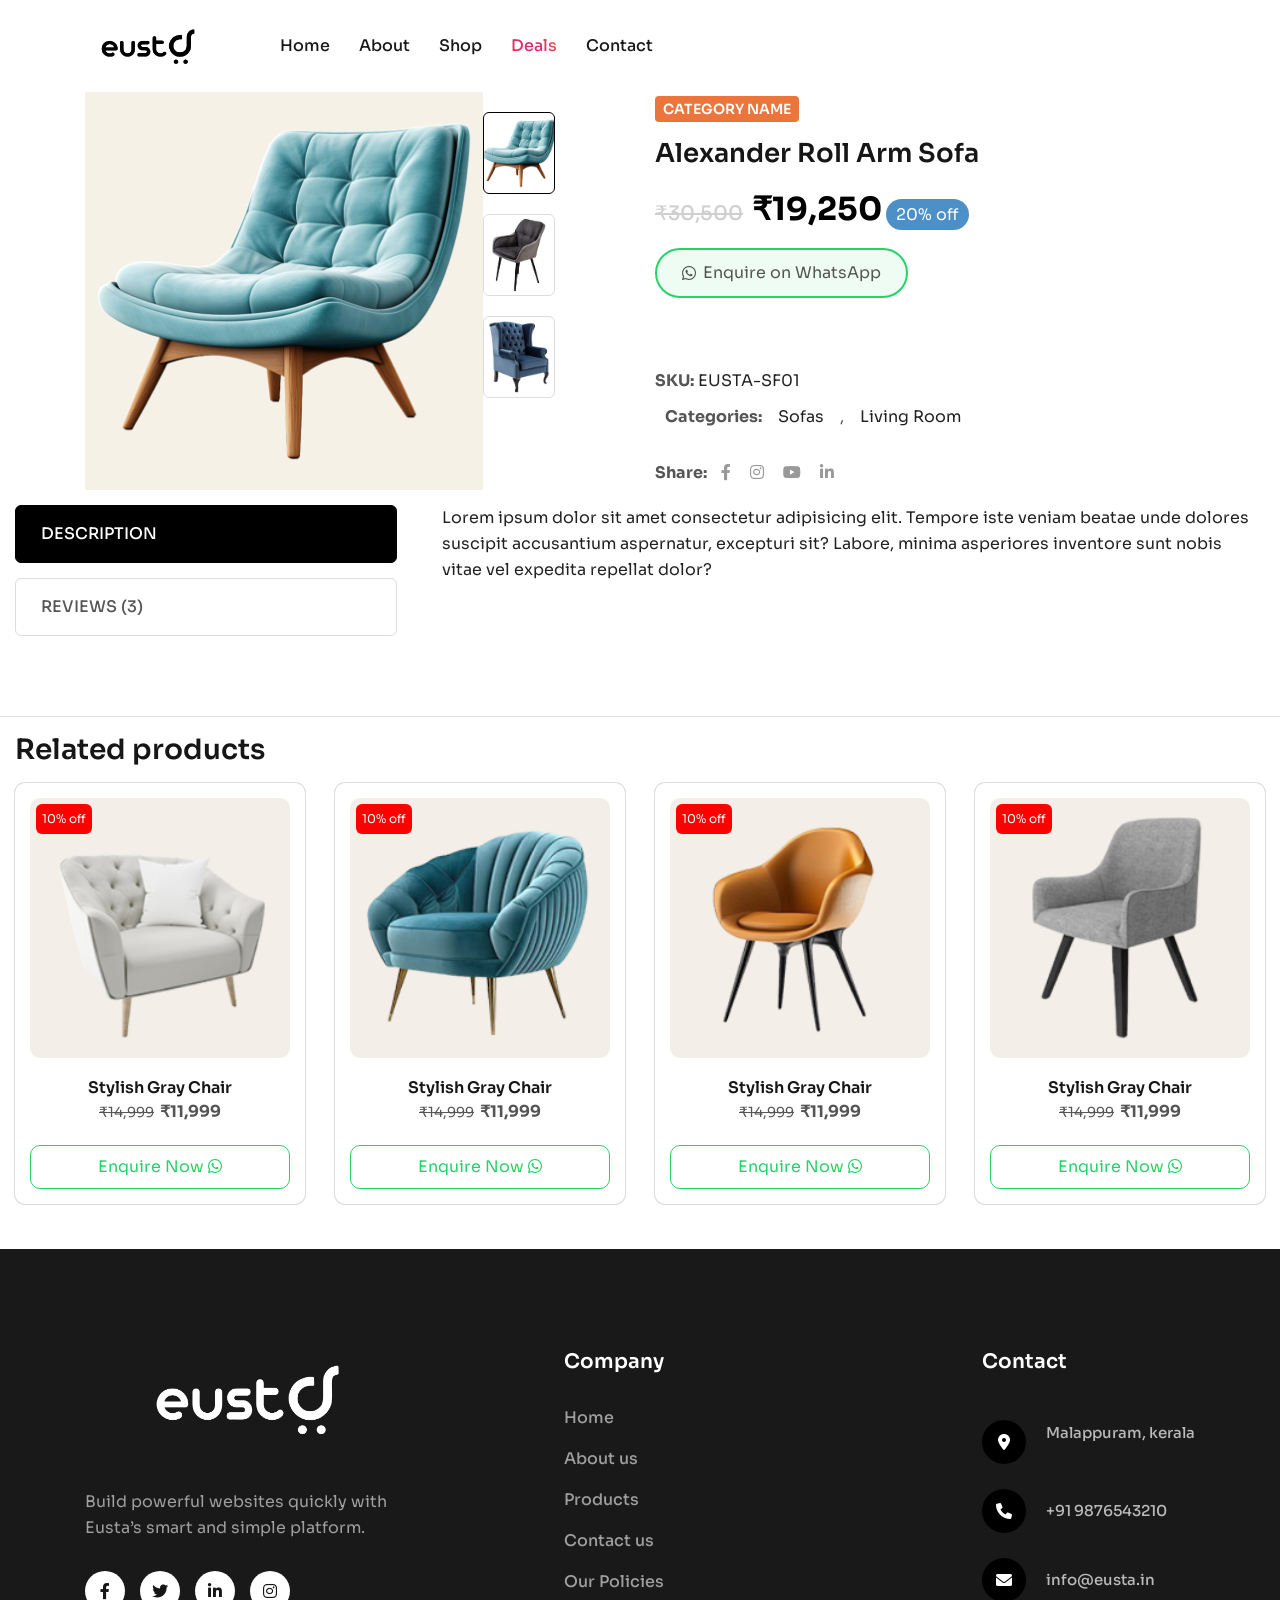
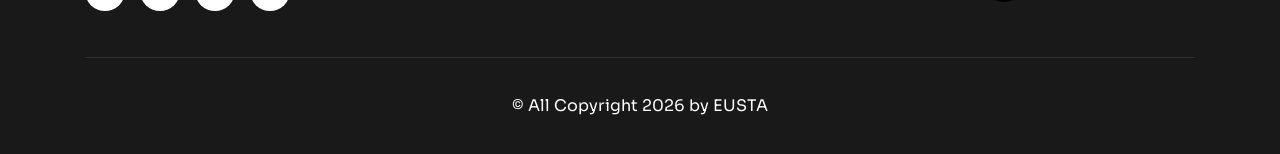
<file: product-details.html>
<!doctype html>
<html class="no-js" lang="zxx">

<head>
   <meta charset="utf-8">
   <meta http-equiv="x-ua-compatible" content="ie=edge">
   <title>Eusta</title>
   <meta name="description" content="">
   <meta name="viewport" content="width=device-width, initial-scale=1">

   <!-- Place favicon.ico in the root directory -->
   <link rel="shortcut icon" type="image/x-icon" href="assets/imgs/logo/fav.png">

   <!-- CSS here -->
   <link rel="stylesheet" href="assets/css/bootstrap.min.css">
   <link rel="stylesheet" href="assets/css/meanmenu.min.css">
   <link rel="stylesheet" href="assets/css/animate.css">
   <link rel="stylesheet" href="assets/css/swiper.min.css">
   <link rel="stylesheet" href="assets/css/slick.css">
   <link rel="stylesheet" href="assets/css/magnific-popup.css">
   <link rel="stylesheet" href="assets/css/fontawesome-pro.css">
   <link rel="stylesheet" href="assets/css/spacing.css">
   <link rel="stylesheet" href="assets/css/main.css">
</head>

<body style="overflow-x: hidden;">

   <!-- preloader start -->
   <div id="preloader">
      <div class="bd-loader-inner">
         <div class="bd-loader">
            <span class="bd-loader-item"></span>
            <span class="bd-loader-item"></span>
            <span class="bd-loader-item"></span>
            <span class="bd-loader-item"></span>
            <span class="bd-loader-item"></span>
            <span class="bd-loader-item"></span>
            <span class="bd-loader-item"></span>
            <span class="bd-loader-item"></span>
         </div>
      </div>
   </div>
   <!-- preloader start -->


   <!-- search area start -->
   <div class="df-search-area">
      <div class="container">
         <div class="row">
            <div class="col-xl-12">
               <div class="df-search-form">
                  <div class="df-search-close text-center mb-20">
                     <button class="df-search-close-btn df-search-close-btn"></button>
                  </div>
                  <form action="#">
                     <div class="df-search-input mb-10">
                        <input type="text" placeholder="Search for product...">
                        <button type="submit"><i class="flaticon-search-1"></i></button>
                     </div>
                     
                  </form>
               </div>
            </div>
         </div>
      </div>
   </div>
   <div class="body-overlay"></div>
   <!-- search area end -->

   
   <!-- Header area start -->
   <header>
      <div class="header">
         
         <div class="header-layout-4 header-bottom">
            <div id="header-sticky" class="header-4">
               <div class="mega-menu-wrapper">
                  <div class="header-main-4">
                     <div class="header-left">
                        <div class="header-logo">
                           <a href="index.html">
                              <img src="assets/imgs/logo/logo.png" alt="logo not found">
                           </a>
                        </div>
                        <div class="mean__menu-wrapper furniture__menu d-none d-lg-block">
                           <div class="main-menu">
                              <nav id="mobile-menu">
                                 <ul>
                                    <li class="has-dropdown">
                                       <a href="index.html">Home</a>
                                    </li>
                                    <li>
                                       <a href="about.html">About</a>
                                    </li>
                                    <li class="has-dropdown">
                                       <a href="product.html">Shop</a>
                                    </li>
                                    <li>
                                       <a href="deals.html" class="deals-menu">Deals</a>
                                    </li>
                                    <li>
                                       <a href="contact.html">Contact</a>
                                    </li>
                                 </ul>
                              </nav>
                           </div>
                        </div>
                     </div>
                     <div class="header-right d-inline-flex align-items-center justify-content-end">
                        <div class="header-search d-none d-xxl-block">
                           <form action="#">
                              <input type="text" placeholder="Search...">
                              <button type="submit">
                                 <svg width="18" height="18" viewBox="0 0 18 18" fill="none"
                                    xmlns="http://www.w3.org/2000/svg">
                                    <path d="M13.4443 13.4445L16.9999 17" stroke="white" stroke-width="2"
                                       stroke-linecap="round" stroke-linejoin="round" />
                                    <path
                                       d="M15.2222 8.11111C15.2222 12.0385 12.0385 15.2222 8.11111 15.2222C4.18375 15.2222 1 12.0385 1 8.11111C1 4.18375 4.18375 1 8.11111 1C12.0385 1 15.2222 4.18375 15.2222 8.11111Z"
                                       stroke="white" stroke-width="2" />
                                 </svg>
                              </button>
                           </form>
                        </div>

                        
                     </div>
                  </div>
               </div>
            </div>
         </div>
      </div>
   </header>
   <!-- Header area end -->

   <!-- Body main wrapper start -->
   <main>


      <!-- Product details area start -->
      <div class="product__details-area ">
         <div class="container">
            <div class="row align-items-center">
               <div class="col-xxl-6 col-lg-6">
                  <div class="product__details-thumb-wrapper d-sm-flex align-items-start mr-50">
                     
                     <div class="product__details-thumb-tab-content">
                        <div class="tab-content" id="productthumbcontent">
                           <div class="tab-pane fade show active" id="img-1" role="tabpanel"
                              aria-labelledby="img-1-tab">
                              <div class="product__details-thumb-big w-img">
                                 <img src="assets/imgs/product/details/details-04.png" alt="">
                              </div>
                           </div>
                           <div class="tab-pane fade" id="img-2" role="tabpanel" aria-labelledby="img-2-tab">
                              <div class="product__details-thumb-big w-img">
                                 <img src="assets/imgs/product/details/details-05.png" alt="">
                              </div>
                           </div>
                           <div class="tab-pane fade" id="img-3" role="tabpanel" aria-labelledby="img-3-tab">
                              <div class="product__details-thumb-big w-img">
                                 <img src="assets/imgs/product/details/details-06.png" alt="">
                              </div>
                           </div>
                        </div>
                     </div>

                     <!-- thumbnail images -->
                     <div class="product__details-thumb-tab mt-20 mr-20">
                        <nav>
                           <div class="nav nav-tabs flex-nowrap flex-sm-column" id="nav-tab" role="tablist">
                              <button class="nav-link active" id="img-1-tab" data-bs-toggle="tab"
                                 data-bs-target="#img-1" type="button" role="tab" aria-controls="img-1"
                                 aria-selected="true">
                                 <img src="assets/imgs/product/details/details-04.png" alt="product-sm-thumb">
                              </button>
                              <button class="nav-link" id="img-2-tab" data-bs-toggle="tab" data-bs-target="#img-2"
                                 type="button" role="tab" aria-controls="img-3" aria-selected="false">
                                 <img src="assets/imgs/product/details/details-05.png" alt="product-sm-thumb">
                              </button>
                              <button class="nav-link" id="img-3-tab" data-bs-toggle="tab" data-bs-target="#img-3"
                                 type="button" role="tab" aria-controls="img-3" aria-selected="false">
                                 <img src="assets/imgs/product/details/details-06.png" alt="product-sm-thumb">
                              </button>
                           </div>
                        </nav>
                     </div>

                  </div>
               </div>
               <div class="col-xxl-6 col-lg-6">
                  <div class="product__details-content pr-80">
                     <div class="product__details-top d-sm-flex align-items-center mb-15">
                        <div class="product__details-tag mr-10">
                           <a href="#">Category name</a>
                        </div>
                     </div>
                     <h3 class="product__details-title text-capitalize">Alexander roll Arm sofa</h3>
                     <div class="product__details-price ">
                        <span class="old-price">₹30,500</span>
                        <span class="new-price">₹19,250</span>
                        <span class="offer-single-product">20% off</span>
                     </div>
                     

                     <div class="product__details-action mb-35">

                        <!-- WhatsApp Enquiry Button -->
                        <div class="product__details-action mb-35">
                           <a href=""
                              target="_blank" class="wtsp-btn cart-btn">
                              <span class="fill-btn-inner">
                                 <span class="fill-btn-normal"><i class="fab fa-whatsapp"></i> Enquire on
                                    WhatsApp</span>
                                 <span class="fill-btn-hover"><i class="fab fa-whatsapp"></i> Enquire Now</span>
                              </span>
                           </a>
                        </div>

                     </div>
                     <div class="product__details-meta mb-20">
                        <div class="sku">
                           <span>SKU:</span>
                           <a href="#">EUSTA-SF01</a>
                        </div>
                        <div class="categories">
                           <span>Categories:</span> <a href="#">Sofas</a>, <a href="#">Living Room</a>
                        </div>
                     </div>

                     <div class="product__details-share">
                        <span>Share:</span>
                        <a href="#"><i class="fa-brands fa-facebook-f"></i></a>
                        <a href="#"><i class="fa-brands fa-instagram"></i></a>
                        <a href="#"><i class="fa-brands fa-youtube"></i></a>
                        <a href="#"><i class="fa-brands fa-linkedin-in"></i></a>
                     </div>
                  </div>

               </div>
            </div>
         </div>
         <div class="product__details-additional-info section-space-medium-top p-4">
            <div class="row">
               <div class="col-xxl-3 col-xl-4 col-lg-4">
                  <div class="product__details-more-tab mr-15">
                     <nav>
                        <div class="nav nav-tabs flex-column " id="productmoretab" role="tablist">
                           <button class="nav-link active" id="nav-description-tab" data-bs-toggle="tab"
                              data-bs-target="#nav-description" type="button" role="tab" aria-controls="nav-description"
                              aria-selected="true">Description</button>
                           <button class="nav-link" id="nav-review-tab" data-bs-toggle="tab"
                              data-bs-target="#nav-review" type="button" role="tab" aria-controls="nav-review"
                              aria-selected="false">Reviews (3)</button>
                        </div>
                     </nav>
                  </div>
               </div>
               <div class="col-xxl-9 col-xl-8 col-lg-8">
                  <div class="product__details-more-tab-content">
                     <div class="tab-content" id="productmorecontent">
                        <div class="tab-pane fade show active" id="nav-description" role="tabpanel"
                           aria-labelledby="nav-description-tab">
                           <div class="product__details-des">
                              <p>Lorem ipsum dolor sit amet consectetur adipisicing elit. Tempore iste veniam beatae unde 
                                 dolores suscipit accusantium aspernatur, excepturi sit? Labore, minima asperiores inventore 
                                 sunt nobis vitae vel expedita repellat dolor?</p>
                           </div>
                        </div>
                        <div class="tab-pane fade" id="nav-review" role="tabpanel" aria-labelledby="nav-review-tab">
                           <div class="product__details-review">
                              <h3 class="comments-title">03 reviews for “Alexander roll Arm sofa”</h3>
                              <div class="latest-comments mb-50">
                                 <ul>
                                    <li>
                                       <div class="comments-box d-flex">
                                          <div class="comments-avatar mr-10">
                                             <img src="assets/imgs/user/user-01.png" alt="">
                                          </div>
                                          <div class="comments-text">
                                             <div
                                                class="comments-top d-sm-flex align-items-start justify-content-between mb-5">
                                                <div class="avatar-name">
                                                   <h5>Siarhei Dzenisenka</h5>
                                                   <div class="comments-date">
                                                      <span>March 27, 2018 9:51 am</span>
                                                   </div>
                                                </div>
                                             </div>
                                             <p>This is cardigan is a comfortable warm classic piece. Great to layer
                                                with a light top and you can dress up or down given the jewel
                                                buttons. I’m 5’8” 128lbs a 34A and the Small fit fine.</p>
                                          </div>
                                       </div>
                                    </li>
                                    <li>
                                       <div class="comments-box d-flex">
                                          <div class="comments-avatar mr-10">
                                             <img src="assets/imgs/user/user-02.png" alt="">
                                          </div>
                                          <div class="comments-text">
                                             <div
                                                class="comments-top d-sm-flex align-items-start justify-content-between mb-5">
                                                <div class="avatar-name">
                                                   <h5>Siarhei Dzenisenka</h5>
                                                   <div class="comments-date">
                                                      <span>March 27, 2018 9:51 am</span>
                                                   </div>
                                                </div>
                                             </div>
                                             <p>I bought this beautiful pale gray cashmere sweater for my
                                                daughter-in-law for her birthday. She loves it and can wear it with
                                                almost anything!</p>
                                          </div>
                                       </div>
                                    </li>
                                    <li>
                                       <div class="comments-box d-flex">
                                          <div class="comments-avatar mr-10">
                                             <img src="assets/imgs/user/user-03.png" alt="">
                                          </div>
                                          <div class="comments-text">
                                             <div
                                                class="comments-top d-sm-flex align-items-start justify-content-between mb-5">
                                                <div class="avatar-name">
                                                   <h5>Siarhei Dzenisenka</h5>
                                                   <div class="comments-date">
                                                      <span>March 27, 2018 9:51 am</span>
                                                   </div>
                                                </div>
                                             </div>
                                             <p>Amazing club. Sure the secruity is very tight but actually made me
                                                and my friends feel secure. You just have to go along with the
                                                secruity. Bar staff and cloakroom staff really friendly. Coming out
                                                at 7am into bright London sunshine in Smithfields is an amazing
                                                London experience</p>
                                          </div>
                                       </div>
                                    </li>
                                 </ul>
                              </div>
                              <div class="product__details-comment section-space-medium-bottom">
                                 <div class="comment-title mb-20">
                                    <h3>Add a review</h3>
                                    <p>Your email address will not be published. Required fields are marked *</p>
                                 </div>
                                 <div class="comment-input-box">
                                    <form action="#">
                                       <div class="row">
                                          <div class="col-xxl-12">
                                             <div class="comment-input">
                                                <textarea placeholder="Your review"></textarea>
                                             </div>
                                          </div>
                                          <div class="col-xxl-6">
                                             <div class="comment-input">
                                                <input type="text" placeholder="Your Name*">
                                             </div>
                                          </div>
                                          <div class="col-xxl-6">
                                             <div class="comment-input">
                                                <input type="email" placeholder="Your Email*">
                                             </div>
                                          </div>
                                          <div class="col-xxl-12">
                                             <div class="comment-submit">
                                                <button type="submit" class="fill-btn">
                                                   <span class="fill-btn-inner">
                                                      <span class="fill-btn-normal">submit now</span>
                                                      <span class="fill-btn-hover">submit now</span>
                                                   </span>
                                                </button>
                                             </div>
                                          </div>
                                       </div>
                                    </form>
                                 </div>
                              </div>
                           </div>
                        </div>
                     </div>
                  </div>
               </div>
            </div>
         </div>

            <div class="row mt-50 p-4 border-top">
               <div class="col-12">
                  <h3 class="mb-4">Related products</h3>
               </div>
                        <div class="col-xxl-3 col-lg-3 col-md-4 col-sm-6 col-6">
                           <a href="product-details.html">
                              <div class="product-card">
                                 <div class="product-img-wrapper">
                                    <img src="assets/imgs/furniture/product/product1.png" alt="">
                                    <div class="cus-product-badge">
                                       <span class="product-trending">10% off</span>
                                    </div>
                                 </div>
                                 <h6>Stylish Gray Chair</h6>
   
                                 <div class="d-flex justify-content-center align-items-center">
                                    <small class="mb-0"><strike>₹14,999</strike> &nbsp;</small>
                                    <p class="mb-0"><b>₹11,999</b></p>
                                 </div>
   
                                 <div class="w-100 d-flex" style="margin-top: 20px;">
                                    <a href="https://web.whatsapp.com/" class="enquire-btn w-100" target="_blank">Enquire Now <i class="fab fa-whatsapp"></i></a>
                                 </div>
                              </div>
                           </a>
                        </div>

                        <div class="col-xxl-3 col-lg-3 col-md-4 col-sm-6 col-6">
                           <a href="product-details.html">
                              <div class="product-card">
                                 <div class="product-img-wrapper">
                                    <img src="assets/imgs/furniture/product/product2.png" alt="">
                                    <div class="cus-product-badge">
                                       <span class="product-trending">10% off</span>
                                    </div>
                                 </div>
                                 <h6>Stylish Gray Chair</h6>
   
                                 <div class="d-flex justify-content-center align-items-center">
                                    <small class="mb-0"><strike>₹14,999</strike> &nbsp;</small>
                                    <p class="mb-0"><b>₹11,999</b></p>
                                 </div>
   
                                 <div class="w-100 d-flex" style="margin-top: 20px;">
                                    <a href="https://web.whatsapp.com/" class="enquire-btn w-100" target="_blank">Enquire Now <i class="fab fa-whatsapp"></i></a>
                                 </div>
                              </div>
                           </a>
                        </div>
                        <div class="col-xxl-3 col-lg-3 col-md-4 col-sm-6 col-6">
                           <a href="product-details.html">
                              <div class="product-card">
                                 <div class="product-img-wrapper">
                                    <img src="assets/imgs/furniture/product/product3.png" alt="">
                                    <div class="cus-product-badge">
                                       <span class="product-trending">10% off</span>
                                    </div>
                                 </div>
                                 <h6>Stylish Gray Chair</h6>
   
                                 <div class="d-flex justify-content-center align-items-center">
                                    <small class="mb-0"><strike>₹14,999</strike> &nbsp;</small>
                                    <p class="mb-0"><b>₹11,999</b></p>
                                 </div>
   
                                 <div class="w-100 d-flex" style="margin-top: 20px;">
                                    <a href="https://web.whatsapp.com/" class="enquire-btn w-100" target="_blank">Enquire Now <i class="fab fa-whatsapp"></i></a>
                                 </div>
                              </div>
                           </a>
                        </div>
                        <div class="col-xxl-3 col-lg-3 col-md-4 col-sm-6 col-6">
                           <a href="product-details.html">
                              <div class="product-card">
                                 <div class="product-img-wrapper">
                                    <img src="assets/imgs/furniture/product/product4.png" alt="">
                                    <div class="cus-product-badge">
                                       <span class="product-trending">10% off</span>
                                    </div>
                                 </div>
                                 <h6>Stylish Gray Chair</h6>
   
                                 <div class="d-flex justify-content-center align-items-center">
                                    <small class="mb-0"><strike>₹14,999</strike> &nbsp;</small>
                                    <p class="mb-0"><b>₹11,999</b></p>
                                 </div>
   
                                 <div class="w-100 d-flex" style="margin-top: 20px;">
                                    <a href="https://web.whatsapp.com/" class="enquire-btn w-100" target="_blank">Enquire Now <i class="fab fa-whatsapp"></i></a>
                                 </div>
                              </div>
                           </a>
                        </div>
                        
            </div>
      </div>
      </div>
      <!-- Product details area end -->

   </main>
   <!-- Body main wrapper end -->

   <!-- Footer area start -->
   <footer class="footer-bg">
      <div class="footer-area pt-100 pb-20">
         <div class="footer-style-4">
            <div class="container">
               <div class="footer-grid-3">
                  <div class="footer-widget-4">
                     <div class="footer-logo mb-35">
                        <a href="index.html"><img src="assets/imgs/logo/logw.png" alt="image bnot found"></a>
                     </div>
                     <p>Build powerful websites quickly with Eusta’s smart and simple platform.</p>
                     <div class="theme-social">
                        <a class="furniture-bg-hover" href="#"><i class="fa-brands fa-facebook-f"></i></a>
                        <a class="furniture-bg-hover" href="#"><i class="fa-brands fa-twitter"></i></a>
                        <a class="furniture-bg-hover" href="#"><i class="fa-brands fa-linkedin-in"></i></a>
                        <a class="furniture-bg-hover" href="#"><i class="fa-brands fa-instagram"></i></a>
                     </div>
                  </div>

                  <div class="footer-widget-4">
                     <div class="footer-widget-title">
                        <h4>Company</h4>
                     </div>
                     <div class="footer-link">
                        <ul>
                           <li><a href="index.html">Home</a></li>
                           <li><a href="about.html">About us </a></li>
                           <li><a href="product.html">Products</a></li>
                           <li><a href="contact.html">Contact us</a></li>
                           <li><a href="policies.html">Our Policies</a></li>
                        </ul>
                     </div>
                  </div>
                  <div class="footer-widget footer-col-4">
                     <div class="footer-widget-title">
                        <h4>Contact</h4>
                     </div>
                     <div class="footer-info mb-35">
                        <div class="footer-info-item d-flex align-items-start pb-15 pt-15">
                           <div class="footer-info-icon mr-20">
                              <span> <i class="fa-solid fa-location-dot furniture-icon"></i></span>
                           </div>
                           <div class="footer-info-text">
                              <a class="furniture-clr-hover">Malappuram, kerala</a>
                           </div>
                        </div>
                        <div class="footer-info-item d-flex align-items-center pb-15">
                           <div class="footer-info-icon mr-20">
                              <span><i class="fa-solid fa-phone furniture-icon"></i></span>
                           </div>
                           <div class="footer-info-text">
                              <a class="furniture-clr-hover" href="tel:012-345-6789">+91 9876543210</a>
                           </div>
                        </div>
                        <div class="footer-info-item d-flex align-items-center">
                           <div class="footer-info-icon mr-20">
                              <span><i class="fa-solid fa-envelope furniture-icon"></i></span>
                           </div>
                           <div class="footer-info-text">
                              <a class="furniture-clr-hover" href="tel:012-345-6789">info@eusta.in</a>
                           </div>
                        </div>
                     </div>
                  </div>
               </div>
            </div>
         </div>
      </div>
      <div class="container">
         <div class="footer-copyright-area b-t">
            <div class="footer-copyright-wrapper d-flex justify-content-center">
               <div class="footer-copyright-text">
  <p class="mb-0">
    © All Copyright <span id="year"></span> by 
    <a target="_blank" class="furniture-clr-hover" href="#">EUSTA</a>
  </p>
</div>

<script>
  document.getElementById("year").textContent = new Date().getFullYear();
</script>
            </div>
         </div>
      </div>
   </footer>
   <!-- Footer area end -->

      <!-- Mobile Bottom Menu -->
   <div class="mobile-bottom-menu">
   
   <a href="index.html" class="menu-item">
      <i class="fa-solid fa-house"></i>
   </a>

   <a href="product.html" class="menu-item">
      <i class="fa-solid fa-bag-shopping"></i>
   </a>

   <a href="deals.html" class="menu-item deals-icon">
      <i class="fa-solid fa-tags"></i>
   </a>

   <a href="https://wa.me/91XXXXXXXXXX" class="menu-item" target="_blank">
      <i class="fa-brands fa-whatsapp" style="color: #25D366;"></i>
   </a>

   </div>


   <!-- JS here -->
   <script src="assets/js/jquery-3.6.0.min.js"></script>
   <script src="assets/js/waypoints.min.js"></script>
   <script src="assets/js/bootstrap.bundle.min.js"></script>
   <script src="assets/js/meanmenu.min.js"></script>
   <script src="assets/js/swiper.min.js"></script>
   <script src="assets/js/slick.min.js"></script>
   <script src="assets/js/magnific-popup.min.js"></script>
   <script src="assets/js/counterup.js"></script>
   <script src="assets/js/wow.js"></script>
   <script src="assets/js/ajax-form.js"></script>
   <script src="assets/js/beforeafter.jquery-1.0.0.min.js"></script>
   <script src="assets/js/main.js"></script>
</body>

</html>
</file>
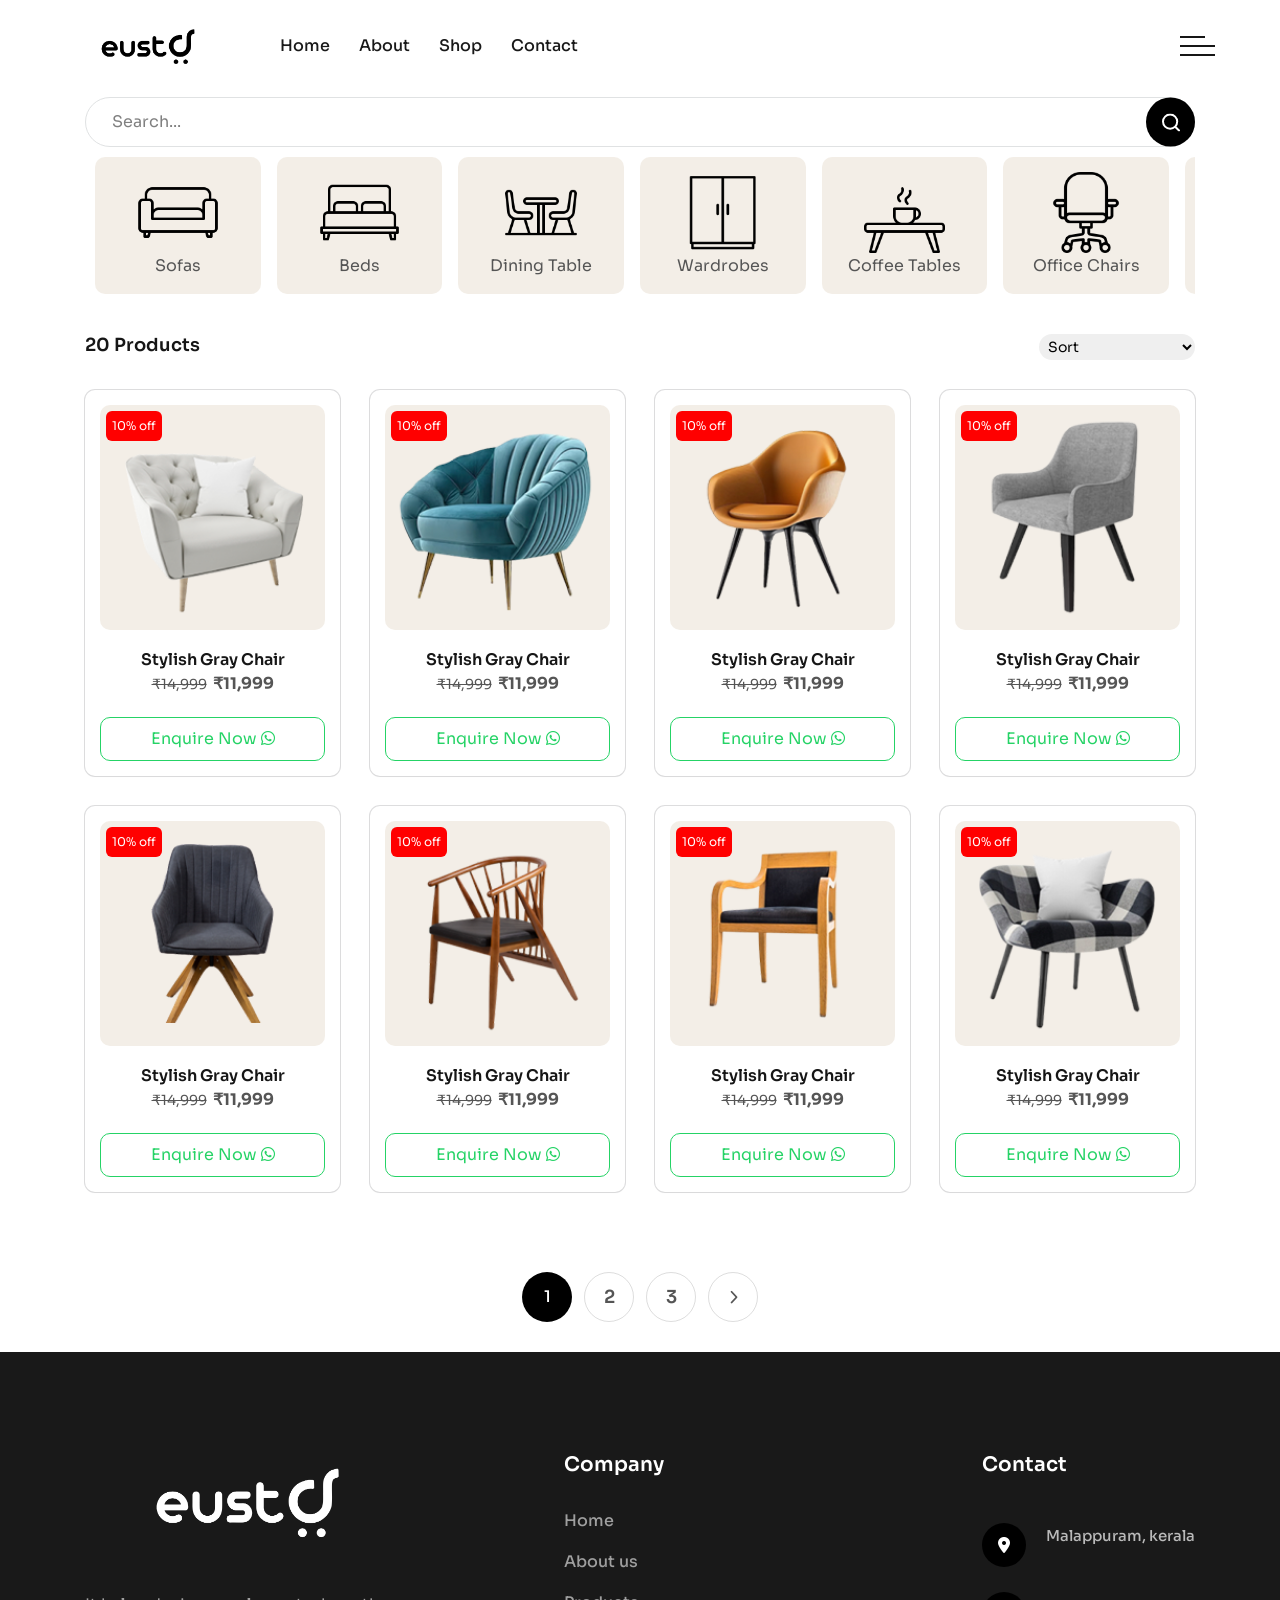
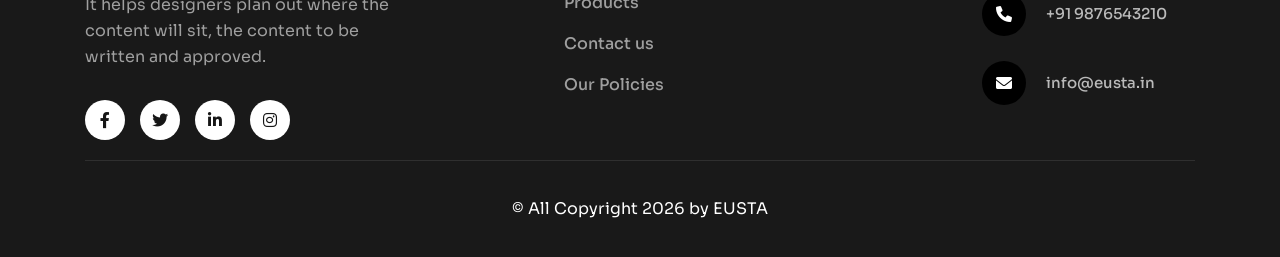
<file: product.html>
<!doctype html>
<html class="no-js" lang="zxx">

<head>
   <meta charset="utf-8">
   <meta http-equiv="x-ua-compatible" content="ie=edge">
   <title>Eusta</title>
   <meta name="description" content="">
   <meta name="viewport" content="width=device-width, initial-scale=1">

   <!-- Place favicon.ico in the root directory -->
   <link rel="shortcut icon" type="image/x-icon" href="assets/imgs/logo/fav.png">

   <!-- CSS here -->
   <link rel="stylesheet" href="assets/css/bootstrap.min.css">
   <link rel="stylesheet" href="assets/css/meanmenu.min.css">
   <link rel="stylesheet" href="assets/css/animate.css">
   <link rel="stylesheet" href="assets/css/swiper.min.css">
   <link rel="stylesheet" href="assets/css/slick.css">
   <link rel="stylesheet" href="assets/css/magnific-popup.css">
   <link rel="stylesheet" href="assets/css/fontawesome-pro.css">
   <link rel="stylesheet" href="assets/css/spacing.css">
   <link rel="stylesheet" href="assets/css/main.css">
</head>

<body>

   <!-- preloader start -->
   <div id="preloader">
      <div class="bd-loader-inner">
         <div class="bd-loader">
            <span class="bd-loader-item"></span>
            <span class="bd-loader-item"></span>
            <span class="bd-loader-item"></span>
            <span class="bd-loader-item"></span>
            <span class="bd-loader-item"></span>
            <span class="bd-loader-item"></span>
            <span class="bd-loader-item"></span>
            <span class="bd-loader-item"></span>
         </div>
      </div>
   </div>
   <!-- preloader start -->


   <!-- search area start -->
   <div class="df-search-area">
      <div class="container">
         <div class="row">
            <div class="col-xl-12">
               <div class="df-search-form">
                  <div class="df-search-close text-center mb-20">
                     <button class="df-search-close-btn df-search-close-btn"></button>
                  </div>
                  <form action="#">
                     <div class="df-search-input mb-10">
                        <input type="text" placeholder="Search for product...">
                        <button type="submit"><i class="flaticon-search-1"></i></button>
                     </div>
                     <div class="df-search-category">
                        <span>Search by : </span>
                        <a href="#">Healthline, </a>
                        <a href="#">COVID-19, </a>
                        <a href="#">Surgery, </a>
                        <a href="#">Surgeon, </a>
                        <a href="#">Medical research</a>
                     </div>
                  </form>
               </div>
            </div>
         </div>
      </div>
   </div>
   <div class="body-overlay"></div>
   <!-- search area end -->

   <!-- Offcanvas area start -->
   <div class="fix">
      <div class="offcanvas__info">
      <div class="offcanvas__wrapper">
         <div class="offcanvas__content">
            <div class="offcanvas__top mb-40 d-flex justify-content-between align-items-center">
               <div class="offcanvas__logo">
                  <a href="index.html">
                     <img src="assets/imgs/logo/logw.png" alt="logo not found">
                  </a>
               </div>
               <div class="offcanvas__close">
                  <button>
                     <i class="fal fa-times"></i>
                  </button>
               </div>
            </div>

            <!-- Navigation Menu -->
            <div class="offcanvas__menu mb-30">
               <ul>
                  <li><a class="text-light" href="index.html">Home</a></li>
                  <li><a class="text-light" href="about.html">About</a></li>
                  <li><a class="text-light" href="product.html">Shop</a></li> 
                  <li><a class="text-light" href="contact.html">Contact</a></li>
               </ul>
            </div>

            <!-- Search -->
            <div class="offcanvas__search mb-25">
               <form action="#">
                  <input type="text" placeholder="What are you searching for?">
                  <button type="submit"><i class="far fa-search"></i></button>
               </form>
            </div>

            <!-- Contact Info -->
            <div class="offcanvas__contact mt-30 mb-20">
               <h4>Contact Info</h4>
               <ul>
                  <li class="d-flex align-items-center">
                     <div class="offcanvas__contact-icon mr-15">
                        <i class="fal fa-map-marker-alt"></i>
                     </div>
                     <div class="offcanvas__contact-text">
                        <a target="_blank" href="#">12/A, Miranda City Tower, NYC</a>
                     </div>
                  </li>
                  <li class="d-flex align-items-center">
                     <div class="offcanvas__contact-icon mr-15">
                        <i class="far fa-phone"></i>
                     </div>
                     <div class="offcanvas__contact-text">
                        <a href="tel:+918888888888">+91 88888 88888</a>
                     </div>
                  </li>
                  <li class="d-flex align-items-center">
                     <div class="offcanvas__contact-icon mr-15">
                        <i class="fal fa-envelope"></i>
                     </div>
                     <div class="offcanvas__contact-text">
                        <a href="mailto:support@eusta.com">support@eusta.com</a>
                     </div>
                  </li>
               </ul>
            </div>

            <!-- Social Icons -->
            <div class="offcanvas__social">
               <ul>
                  <li><a href="#"><i class="fab fa-facebook-f"></i></a></li>
                  <li><a href="#"><i class="fab fa-instagram"></i></a></li>
                  <li><a href="#"><i class="fab fa-youtube"></i></a></li>
                  <li><a href="#"><i class="fab fa-linkedin-in"></i></a></li>
               </ul>
            </div>
         </div>
      </div>
   </div>
</div>
<div class="offcanvas__overlay"></div>
<div class="offcanvas__overlay-white"></div>
   <!-- Offcanvas area start -->

   <!-- Add cart modal area start -->
   <div class="product-modal-sm modal fade" id="producQuickViewModal" tabindex="-1">
      <div class="modal-dialog modal-dialog-centered">
         <div class="modal-content">
            <div class="product-modal">
               <div class="product-modal-wrapper p-relative">
                  <button type="button" class="close product-modal-close" data-bs-dismiss="modal" aria-label="Close">
                     <i class="fal fa-times"></i>
                  </button>
                  <div class="modal__inner">
                     <div class="bd__shop-details-inner">
                        <div class="row">
                           <div class="col-xxl-6 col-lg-6">
                              <div class="product__details-thumb-wrapper d-sm-flex align-items-start">
                                 <div class="product__details-thumb-tab mr-20">
                                    <nav>
                                       <div class="nav nav-tabs flex-nowrap flex-sm-column" id="nav-tab" role="tablist">
                                          <button class="nav-link active" id="img-1-tab" data-bs-toggle="tab"
                                             data-bs-target="#img-1" type="button" role="tab" aria-controls="img-1"
                                             aria-selected="true">
                                             <img src="assets/imgs/product/details/details-04.png"
                                                alt="product-sm-thumb">
                                          </button>
                                          <button class="nav-link" id="img-2-tab" data-bs-toggle="tab"
                                             data-bs-target="#img-2" type="button" role="tab" aria-controls="img-3"
                                             aria-selected="false">
                                             <img src="assets/imgs/product/details/details-05.png"
                                                alt="product-sm-thumb">
                                          </button>
                                          <button class="nav-link" id="img-3-tab" data-bs-toggle="tab"
                                             data-bs-target="#img-3" type="button" role="tab" aria-controls="img-3"
                                             aria-selected="false">
                                             <img src="assets/imgs/product/details/details-06.png"
                                                alt="product-sm-thumb">
                                          </button>
                                       </div>
                                    </nav>
                                 </div>
                                 <div class="product__details-thumb-tab-content">
                                    <div class="tab-content" id="productthumbcontent">
                                       <div class="tab-pane fade show active" id="img-1" role="tabpanel"
                                          aria-labelledby="img-1-tab">
                                          <div class="product__details-thumb-big w-img">
                                             <img src="assets/imgs/product/details/details-04.png" alt="">
                                          </div>
                                       </div>
                                       <div class="tab-pane fade" id="img-2" role="tabpanel"
                                          aria-labelledby="img-2-tab">
                                          <div class="product__details-thumb-big w-img">
                                             <img src="assets/imgs/product/details/details-05.png" alt="">
                                          </div>
                                       </div>
                                       <div class="tab-pane fade" id="img-3" role="tabpanel"
                                          aria-labelledby="img-3-tab">
                                          <div class="product__details-thumb-big w-img">
                                             <img src="assets/imgs/product/details/details-06.png" alt="">
                                          </div>
                                       </div>
                                    </div>
                                 </div>
                              </div>
                           </div>
                           <div class="col-xxl-6 col-lg-6">
                              <div class="product__details-content">
                                 <div class="product__details-top d-flex flex-wrap gap-3 align-items-center mb-15">
                                    <div class="product__details-tag">
                                       <a href="#">Construction</a>
                                    </div>
                                    <div class="product__details-rating">
                                       <a href="#"><i class="fa-solid fa-star"></i></a>
                                       <a href="#"><i class="fa-solid fa-star"></i></a>
                                       <a href="#"><i class="fa-regular fa-star"></i></a>
                                    </div>
                                    <div class="product__details-review-count">
                                       <a href="#">10 Reviews</a>
                                    </div>
                                 </div>
                                 <h3 class="product__details-title">Disposable Surgical Face Mask</h3>
                                 <div class="product__details-price">
                                    <span class="old-price">$30.35</span>
                                    <span class="new-price">$19.25</span>
                                 </div>
                                 <p>Priyoshop has brought to you the Hijab 3 Pieces Combo Pack PS23. It is a completely
                                    modern design and you feel comfortable to put on this hijab. Buy it at the best
                                    price.</p>

                                 <div class="product__details-action mb-35">
                                    <div class="product__quantity">
                                       <div class="product-quantity-wrapper">
                                          <form action="#">
                                             <button class="cart-minus"><i class="fa-light fa-minus"></i></button>
                                             <input class="cart-input" type="text" value="1">
                                             <button class="cart-plus"><i class="fa-light fa-plus"></i></button>
                                          </form>
                                       </div>
                                    </div>
                                    <div class="product__add-cart">
                                       <a href="javascript:void(0)" class="fill-btn cart-btn">
                                          <span class="fill-btn-inner">
                                             <span class="fill-btn-normal">Add To Cart<i
                                                   class="fa-solid fa-basket-shopping"></i></span>
                                             <span class="fill-btn-hover">Add To Cart<i
                                                   class="fa-solid fa-basket-shopping"></i></span>
                                          </span>
                                       </a>
                                    </div>
                                    <div class="product__add-wish">
                                       <a href="#" class="product__add-wish-btn"><i class="fa-solid fa-heart"></i></a>
                                    </div>
                                 </div>
                                 <div class="product__details-meta">
                                    <div class="sku">
                                       <span>SKU:</span>
                                       <a href="#">BO1D0MX8SJ</a>
                                    </div>
                                    <div class="categories">
                                       <span>Categories:</span> <a href="#">Milk,</a> <a href="#">Cream,</a> <a
                                          href="#">Fermented.</a>
                                    </div>
                                    <div class="tag">
                                       <span>Tags:</span> <a href="#"> Cheese,</a> <a href="#">Custard,</a> <a
                                          href="#">Frozen</a>
                                    </div>
                                 </div>
                              </div>
                           </div>
                        </div>
                     </div>
                  </div>
               </div>
            </div>
         </div>
      </div>
   </div>
   <!-- Add cart modal area end -->

   <!-- Header area start -->
   <header>
      <div class="header">
         
         <div class="header-layout-4 header-bottom">
            <div id="header-sticky" class="header-4">
               <div class="mega-menu-wrapper">
                  <div class="header-main-4">
                     <div class="header-left">
                        <div class="header-logo">
                           <a href="index.html">
                              <img src="assets/imgs/logo/logo.png" alt="logo not found">
                           </a>
                        </div>
                        <div class="mean__menu-wrapper furniture__menu d-none d-lg-block">
                           <div class="main-menu">
                              <nav id="mobile-menu">
                                 <ul>
                                    <li class="has-dropdown">
                                       <a href="index.html">Home</a>
                                        
                                    </li>
                                    <li>
                                       <a href="about.html">About</a>
                                    </li>
                                    <li class="has-dropdown">
                                       <a href="product.html">Shop</a>
                                        
                                    </li>
                                     
                                    <li>
                                       <a href="contact.html">Contact</a>
                                    </li>
                                 </ul>
                              </nav>
                           </div>
                        </div>
                     </div>
                     <div class="header-right d-inline-flex align-items-center justify-content-end">
                        <div class="header-search d-none d-xxl-block">
                           <form action="#">
                              <input type="text" placeholder="Search...">
                              <button type="submit">
                                 <svg width="18" height="18" viewBox="0 0 18 18" fill="none"
                                    xmlns="http://www.w3.org/2000/svg">
                                    <path d="M13.4443 13.4445L16.9999 17" stroke="white" stroke-width="2"
                                       stroke-linecap="round" stroke-linejoin="round" />
                                    <path
                                       d="M15.2222 8.11111C15.2222 12.0385 12.0385 15.2222 8.11111 15.2222C4.18375 15.2222 1 12.0385 1 8.11111C1 4.18375 4.18375 1 8.11111 1C12.0385 1 15.2222 4.18375 15.2222 8.11111Z"
                                       stroke="white" stroke-width="2" />
                                 </svg>
                              </button>
                           </form>
                        </div>
                         
                        <div class="header-humbager ml-30">
                           <a class="sidebar__toggle" href="javascript:void(0)">
                              <div class="bar-icon-2">
                                 <span></span>
                                 <span></span>
                                 <span></span>
                              </div>
                           </a>
                           <!-- for wp -->
                           <div class="header__hamburger ml-50 d-none">
                              <button type="button" class="hamburger-btn offcanvas-open-btn">
                                 <span>01</span>
                                 <span>01</span>
                                 <span>01</span>
                              </button>
                           </div>
                        </div>
                     </div>
                  </div>
               </div>
            </div>
         </div>
      </div>
   </header>
   <!-- Header area end -->
   <!-- Header area end -->

   <!-- Body main wrapper start -->
   <main>

      <!-- category start -->
            <div class="container mt-5 mb-30" >
               <div class="header-search d-block d-xxl-none" style="max-width: 100% !important;">
                           <form action="#">
                              <input type="text" placeholder="Search...">
                              <button type="submit">
                                 <svg width="18" height="18" viewBox="0 0 18 18" fill="none"
                                    xmlns="http://www.w3.org/2000/svg">
                                    <path d="M13.4443 13.4445L16.9999 17" stroke="white" stroke-width="2"
                                       stroke-linecap="round" stroke-linejoin="round" />
                                    <path
                                       d="M15.2222 8.11111C15.2222 12.0385 12.0385 15.2222 8.11111 15.2222C4.18375 15.2222 1 12.0385 1 8.11111C1 4.18375 4.18375 1 8.11111 1C12.0385 1 15.2222 4.18375 15.2222 8.11111Z"
                                       stroke="white" stroke-width="2" />
                                 </svg>
                              </button>
                           </form>
                        </div>

               <div class="categories" id="autoScrollCategories">
                  <a href="" class="category">
                     <img src="assets/imgs/Categories/sofa.png" alt=""><p>Sofas</p>
                  </a>
                  <a href="" class="category">
                     <img src="assets/imgs/Categories/bed.png" alt=""><p>Beds</p>
                  </a>
                  <a href="" class="category">
                     <img src="assets/imgs/Categories/dining-table.png" alt=""><p>Dining Table</p>
                  </a>
                  <a href="" class="category">
                     <img src="assets/imgs/Categories/wardrobe.png" alt=""><p>Wardrobes</p>
                  </a>
                  <a href="" class="category">
                     <img src="assets/imgs/Categories/coffee-table.png" alt=""><p>Coffee Tables</p>
                  </a>
                  <a href="" class="category">
                     <img src="assets/imgs/Categories/office-chair.png" alt=""><p>Office Chairs</p>
                  </a>
                  <a href="" class="category">
                     <img src="assets/imgs/Categories/sofa.png" alt=""><p>Recliners</p>
                  </a>
               </div> 
            </div>
            <script>
               document.addEventListener("DOMContentLoaded", function () {
               const container = document.getElementById("autoScrollCategories");

               let scrollSpeed = 0.3;

               function autoScroll() {
                  container.scrollLeft += scrollSpeed;

                  // infinite loop effect
                  if (container.scrollLeft >= container.scrollWidth - container.clientWidth) {
                     container.scrollLeft = 0;
                  }

                  requestAnimationFrame(autoScroll);
               }

               autoScroll();

               // Pause on hover/touch (better UX for mobile users)
               container.addEventListener("mouseenter", () => scrollSpeed = 0);
               container.addEventListener("mouseleave", () => scrollSpeed = 0.5);
               container.addEventListener("touchstart", () => scrollSpeed = 0);
               container.addEventListener("touchend", () => scrollSpeed = 0.5);
               });
            </script>

      <!-- category end -->

      <!-- Product area start -->
      <section class="bd-product__area mb-30">
         <div class="container">
            <div class="row">
               <div class="col-xxl-4 col-xl-4 col-lg-4 col-md-6 col-6">
                  <div class="bd-product__result mb-30">
                     <h4>20 Products</h4>
                  </div>
               </div>
               <div class="col-xxl-8 col-xl-8 col-lg-8 col-md-6 col-6">
                  <div
                     class="product__filter-wrapper d-flex flex-wrap gap-3 align-items-center justify-content-md-end mb-30">
                     <div class="product__filter-count d-flex align-items-center">
                        <div class="btn-dropdown__options">
                           <select style="border-radius: 30px; border: none;">
                              <option>Sort</option>
                              <option>Price: Low to High</option>
                              <option>Price: High to Low</option>
                              <option>Newest First</option>
                              <option>Oldest First</option>
                           </select>
                        </div>
                     </div>
                  </div>
               </div>
            </div>


            <div class="row">
               <div class="col-xxl-3 col-lg-3 col-md-4 col-sm-6 col-6">
                           <a href="product-details.html">
                              <div class="product-card">
                                 <div class="product-img-wrapper">
                                    <img src="assets/imgs/furniture/product/product1.png" alt="">
                                    <div class="cus-product-badge">
                                       <span class="product-trending">10% off</span>
                                    </div>
                                 </div>
                                 <h6>Stylish Gray Chair</h6>
   
                                 <div class="d-flex justify-content-center align-items-center">
                                    <small class="mb-0"><strike>₹14,999</strike> &nbsp;</small>
                                    <p class="mb-0"><b>₹11,999</b></p>
                                 </div>
   
                                 <div class="w-100 d-flex" style="margin-top: 20px;">
                                    <a href="https://web.whatsapp.com/" class="enquire-btn w-100" target="_blank">Enquire Now <i class="fab fa-whatsapp"></i></a>
                                 </div>
                              </div>
                           </a>
                        </div>

                        <div class="col-xxl-3 col-lg-3 col-md-4 col-sm-6 col-6">
                           <a href="product-details.html">
                              <div class="product-card">
                                 <div class="product-img-wrapper">
                                    <img src="assets/imgs/furniture/product/product2.png" alt="">
                                    <div class="cus-product-badge">
                                       <span class="product-trending">10% off</span>
                                    </div>
                                 </div>
                                 <h6>Stylish Gray Chair</h6>
   
                                 <div class="d-flex justify-content-center align-items-center">
                                    <small class="mb-0"><strike>₹14,999</strike> &nbsp;</small>
                                    <p class="mb-0"><b>₹11,999</b></p>
                                 </div>
   
                                 <div class="w-100 d-flex" style="margin-top: 20px;">
                                    <a href="https://web.whatsapp.com/" class="enquire-btn w-100" target="_blank">Enquire Now <i class="fab fa-whatsapp"></i></a>
                                 </div>
                              </div>
                           </a>
                        </div>
                        <div class="col-xxl-3 col-lg-3 col-md-4 col-sm-6 col-6">
                           <a href="product-details.html">
                              <div class="product-card">
                                 <div class="product-img-wrapper">
                                    <img src="assets/imgs/furniture/product/product3.png" alt="">
                                    <div class="cus-product-badge">
                                       <span class="product-trending">10% off</span>
                                    </div>
                                 </div>
                                 <h6>Stylish Gray Chair</h6>
   
                                 <div class="d-flex justify-content-center align-items-center">
                                    <small class="mb-0"><strike>₹14,999</strike> &nbsp;</small>
                                    <p class="mb-0"><b>₹11,999</b></p>
                                 </div>
   
                                 <div class="w-100 d-flex" style="margin-top: 20px;">
                                    <a href="https://web.whatsapp.com/" class="enquire-btn w-100" target="_blank">Enquire Now <i class="fab fa-whatsapp"></i></a>
                                 </div>
                              </div>
                           </a>
                        </div>
                        <div class="col-xxl-3 col-lg-3 col-md-4 col-sm-6 col-6">
                           <a href="product-details.html">
                              <div class="product-card">
                                 <div class="product-img-wrapper">
                                    <img src="assets/imgs/furniture/product/product4.png" alt="">
                                    <div class="cus-product-badge">
                                       <span class="product-trending">10% off</span>
                                    </div>
                                 </div>
                                 <h6>Stylish Gray Chair</h6>
   
                                 <div class="d-flex justify-content-center align-items-center">
                                    <small class="mb-0"><strike>₹14,999</strike> &nbsp;</small>
                                    <p class="mb-0"><b>₹11,999</b></p>
                                 </div>
   
                                 <div class="w-100 d-flex" style="margin-top: 20px;">
                                    <a href="https://web.whatsapp.com/" class="enquire-btn w-100" target="_blank">Enquire Now <i class="fab fa-whatsapp"></i></a>
                                 </div>
                              </div>
                           </a>
                        </div>
                        <div class="col-xxl-3 col-lg-3 col-md-4 col-sm-6 col-6">
                           <a href="product-details.html">
                              <div class="product-card">
                                 <div class="product-img-wrapper">
                                    <img src="assets/imgs/furniture/product/product5.png" alt="">
                                    <div class="cus-product-badge">
                                       <span class="product-trending">10% off</span>
                                    </div>
                                 </div>
                                 <h6>Stylish Gray Chair</h6>
   
                                 <div class="d-flex justify-content-center align-items-center">
                                    <small class="mb-0"><strike>₹14,999</strike> &nbsp;</small>
                                    <p class="mb-0"><b>₹11,999</b></p>
                                 </div>
   
                                 <div class="w-100 d-flex" style="margin-top: 20px;">
                                    <a href="https://web.whatsapp.com/" class="enquire-btn w-100" target="_blank">Enquire Now <i class="fab fa-whatsapp"></i></a>
                                 </div>
                              </div>
                           </a>
                        </div>
                        <div class="col-xxl-3 col-lg-3 col-md-4 col-sm-6 col-6">
                           <a href="product-details.html">
                              <div class="product-card">
                                 <div class="product-img-wrapper">
                                    <img src="assets/imgs/furniture/product/product6.png" alt="">
                                    <div class="cus-product-badge">
                                       <span class="product-trending">10% off</span>
                                    </div>
                                 </div>
                                 <h6>Stylish Gray Chair</h6>
   
                                 <div class="d-flex justify-content-center align-items-center">
                                    <small class="mb-0"><strike>₹14,999</strike> &nbsp;</small>
                                    <p class="mb-0"><b>₹11,999</b></p>
                                 </div>
   
                                 <div class="w-100 d-flex" style="margin-top: 20px;">
                                    <a href="https://web.whatsapp.com/" class="enquire-btn w-100" target="_blank">Enquire Now <i class="fab fa-whatsapp"></i></a>
                                 </div>
                              </div>
                           </a>
                        </div>
                        <div class="col-xxl-3 col-lg-3 col-md-4 col-sm-6 col-6">
                           <a href="product-details.html">
                              <div class="product-card">
                                 <div class="product-img-wrapper">
                                    <img src="assets/imgs/furniture/product/product7.png" alt="">
                                    <div class="cus-product-badge">
                                       <span class="product-trending">10% off</span>
                                    </div>
                                 </div>
                                 <h6>Stylish Gray Chair</h6>
   
                                 <div class="d-flex justify-content-center align-items-center">
                                    <small class="mb-0"><strike>₹14,999</strike> &nbsp;</small>
                                    <p class="mb-0"><b>₹11,999</b></p>
                                 </div>
   
                                 <div class="w-100 d-flex" style="margin-top: 20px;">
                                    <a href="https://web.whatsapp.com/" class="enquire-btn w-100" target="_blank">Enquire Now <i class="fab fa-whatsapp"></i></a>
                                 </div>
                              </div>
                           </a>
                        </div>
                        <div class="col-xxl-3 col-lg-3 col-md-4 col-sm-6 col-6">
                           <a href="product-details.html">
                              <div class="product-card">
                                 <div class="product-img-wrapper">
                                    <img src="assets/imgs/furniture/product/product8.png" alt="">
                                    <div class="cus-product-badge">
                                       <span class="product-trending">10% off</span>
                                    </div>
                                 </div>
                                 <h6>Stylish Gray Chair</h6>
   
                                 <div class="d-flex justify-content-center align-items-center">
                                    <small class="mb-0"><strike>₹14,999</strike> &nbsp;</small>
                                    <p class="mb-0"><b>₹11,999</b></p>
                                 </div>
   
                                 <div class="w-100 d-flex" style="margin-top: 20px;">
                                    <a href="https://web.whatsapp.com/" class="enquire-btn w-100" target="_blank">Enquire Now <i class="fab fa-whatsapp"></i></a>
                                 </div>
                              </div>
                           </a>
                        </div>
            </div>
            <div class="row">
               <div class="bd-basic__pagination mt-50 d-flex align-items-center justify-content-center">
                  <nav>
                     <ul>
                        <li>
                           <span class="current">1</span>
                        </li>
                        <li>
                           <a href="#">2</a>
                        </li>
                        <li>
                           <a href="#">3</a>
                        </li>
                        <li>
                           <a href="#"><i class="fa-regular fa-angle-right"></i></a>
                        </li>
                     </ul>
                  </nav>
               </div>
            </div>
         </div>
      </section>
      <!-- Product area end -->

   </main>
   <!-- Body main wrapper end -->

   <!-- Footer area start -->
   <footer class="footer-bg">
      <div class="footer-area pt-100 pb-20">
         <div class="footer-style-4">
            <div class="container">
               <div class="footer-grid-3">
                  <div class="footer-widget-4">
                     <div class="footer-logo mb-35">
                        <a href="index.html"><img src="assets/imgs/logo/logw.png"
                              alt="image bnot found"></a>
                     </div>
                     <p>It helps designers plan out where the content will sit, the content to be written and approved.
                     </p>
                     <div class="theme-social">
                        <a class="furniture-bg-hover" href="#"><i class="fa-brands fa-facebook-f"></i></a>
                        <a class="furniture-bg-hover" href="#"><i class="fa-brands fa-twitter"></i></a>
                        <a class="furniture-bg-hover" href="#"><i class="fa-brands fa-linkedin-in"></i></a>
                        <a class="furniture-bg-hover" href="#"><i class="fa-brands fa-instagram"></i></a>
                     </div>
                  </div>
                   
                  <div class="footer-widget-4">
                     <div class="footer-widget-title">
                        <h4>Company</h4>
                     </div>
                     <div class="footer-link">
                        <ul>
                           <li><a href="index.html">Home</a></li>
                           <li><a href="about.html">About us </a></li>
                           <li><a href="product.html">Products</a></li>
                           <li><a href="contact.html">Contact us</a></li>
                           <li><a href="policies.html">Our Policies</a></li>
                        </ul>
                     </div>
                  </div>
                  <div class="footer-widget footer-col-4">
                     <div class="footer-widget-title">
                        <h4>Contact</h4>
                     </div>
                     <div class="footer-info mb-35">
                        <div class="footer-info-item d-flex align-items-start pb-15 pt-15">
                           <div class="footer-info-icon mr-20">
                              <span> <i class="fa-solid fa-location-dot furniture-icon"></i></span>
                           </div>
                           <div class="footer-info-text">
                              <a class="furniture-clr-hover">Malappuram, kerala</a>
                           </div>
                        </div>
                        <div class="footer-info-item d-flex align-items-center pb-15">
                           <div class="footer-info-icon mr-20">
                              <span><i class="fa-solid fa-phone furniture-icon"></i></span>
                           </div>
                           <div class="footer-info-text">
                              <a class="furniture-clr-hover" href="tel:012-345-6789">+91 9876543210</a>
                           </div>
                        </div>
                        <div class="footer-info-item d-flex align-items-center">
                           <div class="footer-info-icon mr-20">
                              <span><i class="fa-solid fa-envelope furniture-icon"></i></span>
                           </div>
                           <div class="footer-info-text">
                              <a class="furniture-clr-hover" href="tel:012-345-6789">info@eusta.in</a>
                           </div>
                        </div>
                     </div>
                  </div>
               </div>
            </div>
         </div>
      </div>
      <div class="container">
         <div class="footer-copyright-area b-t">
            <div class="footer-copyright-wrapper d-flex justify-content-center">
               <div class="footer-copyright-text">
  <p class="mb-0">
    © All Copyright <span id="year"></span> by 
    <a target="_blank" class="furniture-clr-hover" href="#">EUSTA</a>
  </p>
</div>

<script>
  document.getElementById("year").textContent = new Date().getFullYear();
</script>
            </div>
         </div>
      </div>
   </footer>
   <!-- Footer area end -->

      <!-- Mobile Bottom Menu -->
   <div class="mobile-bottom-menu">
   
   <a href="index.html" class="menu-item">
      <i class="fa-solid fa-house"></i>
   </a>

   <a href="product.html" class="menu-item">
      <i class="fa-solid fa-bag-shopping"></i>
   </a>

   <a href="https://wa.me/91XXXXXXXXXX" class="menu-item" target="_blank">
      <i class="fa-brands fa-whatsapp" style="color: #25D366;"></i>
   </a>

   </div>


   <!-- JS here -->
   <script src="assets/js/jquery-3.6.0.min.js"></script>
   <script src="assets/js/waypoints.min.js"></script>
   <script src="assets/js/bootstrap.bundle.min.js"></script>
   <script src="assets/js/meanmenu.min.js"></script>
   <script src="assets/js/swiper.min.js"></script>
   <script src="assets/js/slick.min.js"></script>
   <script src="assets/js/magnific-popup.min.js"></script>
   <script src="assets/js/counterup.js"></script>
   <script src="assets/js/wow.js"></script>
   <script src="assets/js/ajax-form.js"></script>
   <script src="assets/js/beforeafter.jquery-1.0.0.min.js"></script>
   <script src="assets/js/main.js"></script>
</body>

</html>
</file>
<file: assets/css/spacing.css>
.mt-5{margin-top:5px !important}.mt-10{margin-top:10px}.mt-15{margin-top:15px}.mt-20{margin-top:20px}.mt-25{margin-top:25px}.mt-30{margin-top:30px}.mt-35{margin-top:35px}.mt-40{margin-top:40px}.mt-45{margin-top:45px}.mt-50{margin-top:50px}.mt-55{margin-top:55px}.mt-60{margin-top:60px}.mt-65{margin-top:65px}.mt-70{margin-top:70px}.mt-75{margin-top:75px}.mt-80{margin-top:80px}.mt-85{margin-top:85px}.mt-90{margin-top:90px}.mt-95{margin-top:95px}.mt-100{margin-top:100px}.mt-105{margin-top:105px}.mt-110{margin-top:110px}.mt-115{margin-top:115px}.mt-120{margin-top:120px}.mt-125{margin-top:125px}.mt-130{margin-top:130px}.mt-135{margin-top:135px}.mt-140{margin-top:140px}.mt-145{margin-top:145px}.mt-150{margin-top:150px}.mt-155{margin-top:155px}.mt-160{margin-top:160px}.mt-165{margin-top:165px}.mt-170{margin-top:170px}.mt-175{margin-top:175px}.mt-180{margin-top:180px}.mt-185{margin-top:185px}.mt-190{margin-top:190px}.mt-195{margin-top:195px}.mt-200{margin-top:200px}.mb-5{margin-bottom:5px !important}.mb-10{margin-bottom:10px}.mb-15{margin-bottom:15px}.mb-20{margin-bottom:20px}.mb-25{margin-bottom:25px}.mb-30{margin-bottom:30px}.mb-35{margin-bottom:35px}.mb-40{margin-bottom:40px}.mb-45{margin-bottom:45px}.mb-50{margin-bottom:50px}.mb-55{margin-bottom:55px}.mb-60{margin-bottom:60px}.mb-65{margin-bottom:65px}.mb-70{margin-bottom:70px}.mb-75{margin-bottom:75px}.mb-80{margin-bottom:80px}.mb-85{margin-bottom:85px}.mb-90{margin-bottom:90px}.mb-95{margin-bottom:95px}.mb-100{margin-bottom:100px}.mb-105{margin-bottom:105px}.mb-110{margin-bottom:110px}.mb-115{margin-bottom:115px}.mb-120{margin-bottom:120px}.mb-125{margin-bottom:125px}.mb-130{margin-bottom:130px}.mb-135{margin-bottom:135px}.mb-140{margin-bottom:140px}.mb-145{margin-bottom:145px}.mb-150{margin-bottom:150px}.mb-155{margin-bottom:155px}.mb-160{margin-bottom:160px}.mb-165{margin-bottom:165px}.mb-170{margin-bottom:170px}.mb-175{margin-bottom:175px}.mb-180{margin-bottom:180px}.mb-185{margin-bottom:185px}.mb-190{margin-bottom:190px}.mb-195{margin-bottom:195px}.mb-200{margin-bottom:200px}.ml-5{margin-inline-start:5px}.ml-10{margin-inline-start:10px}.ml-15{margin-inline-start:15px}.ml-20{margin-inline-start:20px}.ml-25{margin-inline-start:25px}.ml-30{margin-inline-start:30px}.ml-35{margin-inline-start:35px}.ml-40{margin-inline-start:40px}.ml-45{margin-inline-start:45px}.ml-50{margin-inline-start:50px}.ml-55{margin-inline-start:55px}.ml-60{margin-inline-start:60px}.ml-65{margin-inline-start:65px}.ml-70{margin-inline-start:70px}.ml-75{margin-inline-start:75px}.ml-80{margin-inline-start:80px}.ml-85{margin-inline-start:85px}.ml-90{margin-inline-start:90px}.ml-95{margin-inline-start:95px}.ml-100{margin-inline-start:100px}.ml-105{margin-inline-start:105px}.ml-110{margin-inline-start:110px}.ml-115{margin-inline-start:115px}.ml-120{margin-inline-start:120px}.ml-125{margin-inline-start:125px}.ml-130{margin-inline-start:130px}.ml-135{margin-inline-start:135px}.ml-140{margin-inline-start:140px}.ml-145{margin-inline-start:145px}.ml-150{margin-inline-start:150px}.ml-155{margin-inline-start:155px}.ml-160{margin-inline-start:160px}.ml-165{margin-inline-start:165px}.ml-170{margin-inline-start:170px}.ml-175{margin-inline-start:175px}.ml-180{margin-inline-start:180px}.ml-185{margin-inline-start:185px}.ml-190{margin-inline-start:190px}.ml-195{margin-inline-start:195px}.ml-200{margin-inline-start:200px}.mr-5{margin-inline-end:5px}.mr-10{margin-inline-end:10px}.mr-15{margin-inline-end:15px}.mr-20{margin-inline-end:20px}.mr-25{margin-inline-end:25px}.mr-30{margin-inline-end:30px}.mr-35{margin-inline-end:35px}.mr-40{margin-inline-end:40px}.mr-45{margin-inline-end:45px}.mr-50{margin-inline-end:50px}.mr-55{margin-inline-end:55px}.mr-60{margin-inline-end:60px}.mr-65{margin-inline-end:65px}.mr-70{margin-inline-end:70px}.mr-75{margin-inline-end:75px}.mr-80{margin-inline-end:80px}.mr-85{margin-inline-end:85px}.mr-90{margin-inline-end:90px}.mr-95{margin-inline-end:95px}.mr-100{margin-inline-end:100px}.mr-105{margin-inline-end:105px}.mr-110{margin-inline-end:110px}.mr-115{margin-inline-end:115px}.mr-120{margin-inline-end:120px}.mr-125{margin-inline-end:125px}.mr-130{margin-inline-end:130px}.mr-135{margin-inline-end:135px}.mr-140{margin-inline-end:140px}.mr-145{margin-inline-end:145px}.mr-150{margin-inline-end:150px}.mr-155{margin-inline-end:155px}.mr-160{margin-inline-end:160px}.mr-165{margin-inline-end:165px}.mr-170{margin-inline-end:170px}.mr-175{margin-inline-end:175px}.mr-180{margin-inline-end:180px}.mr-185{margin-inline-end:185px}.mr-190{margin-inline-end:190px}.mr-195{margin-inline-end:195px}.mr-200{margin-inline-end:200px}.pt-5{padding-top:5px !important}.pt-10{padding-top:10px}.pt-15{padding-top:15px}.pt-20{padding-top:20px}.pt-25{padding-top:25px}.pt-30{padding-top:30px}.pt-35{padding-top:35px}.pt-40{padding-top:40px}.pt-45{padding-top:45px}.pt-50{padding-top:50px}.pt-55{padding-top:55px}.pt-60{padding-top:60px}.pt-65{padding-top:65px}.pt-70{padding-top:70px}.pt-75{padding-top:75px}.pt-80{padding-top:80px}.pt-85{padding-top:85px}.pt-90{padding-top:90px}.pt-95{padding-top:95px}.pt-100{padding-top:100px}.pt-105{padding-top:105px}.pt-110{padding-top:110px}.pt-115{padding-top:115px}.pt-120{padding-top:120px}.pt-125{padding-top:125px}.pt-130{padding-top:130px}.pt-135{padding-top:135px}.pt-140{padding-top:140px}.pt-145{padding-top:145px}.pt-150{padding-top:150px}.pt-155{padding-top:155px}.pt-160{padding-top:160px}.pt-165{padding-top:165px}.pt-170{padding-top:170px}.pt-175{padding-top:175px}.pt-180{padding-top:180px}.pt-185{padding-top:185px}.pt-190{padding-top:190px}.pt-195{padding-top:195px}.pt-200{padding-top:200px}.pb-5{padding-bottom:5px !important}.pb-10{padding-bottom:10px}.pb-15{padding-bottom:15px}.pb-20{padding-bottom:20px}.pb-25{padding-bottom:25px}.pb-30{padding-bottom:30px}.pb-35{padding-bottom:35px}.pb-40{padding-bottom:40px}.pb-45{padding-bottom:45px}.pb-50{padding-bottom:50px}.pb-55{padding-bottom:55px}.pb-60{padding-bottom:60px}.pb-65{padding-bottom:65px}.pb-70{padding-bottom:70px}.pb-75{padding-bottom:75px}.pb-80{padding-bottom:80px}.pb-85{padding-bottom:85px}.pb-90{padding-bottom:90px}.pb-95{padding-bottom:95px}.pb-100{padding-bottom:100px}.pb-105{padding-bottom:105px}.pb-110{padding-bottom:110px}.pb-115{padding-bottom:115px}.pb-120{padding-bottom:120px}.pb-125{padding-bottom:125px}.pb-130{padding-bottom:130px}.pb-135{padding-bottom:135px}.pb-140{padding-bottom:140px}.pb-145{padding-bottom:145px}.pb-150{padding-bottom:150px}.pb-155{padding-bottom:155px}.pb-160{padding-bottom:160px}.pb-165{padding-bottom:165px}.pb-170{padding-bottom:170px}.pb-175{padding-bottom:175px}.pb-180{padding-bottom:180px}.pb-185{padding-bottom:185px}.pb-190{padding-bottom:190px}.pb-195{padding-bottom:195px}.pb-200{padding-bottom:200px}.pl-5{padding-inline-start:5px}.pl-10{padding-inline-start:10px}.pl-15{padding-inline-start:15px}.pl-20{padding-inline-start:20px}.pl-25{padding-inline-start:25px}.pl-30{padding-inline-start:30px}.pl-35{padding-inline-start:35px}.pl-40{padding-inline-start:40px}.pl-45{padding-inline-start:45px}.pl-50{padding-inline-start:50px}.pl-55{padding-inline-start:55px}.pl-60{padding-inline-start:60px}.pl-65{padding-inline-start:65px}.pl-70{padding-inline-start:70px}.pl-75{padding-inline-start:75px}.pl-80{padding-inline-start:80px}.pl-85{padding-inline-start:85px}.pl-90{padding-inline-start:90px}.pl-95{padding-inline-start:95px}.pl-100{padding-inline-start:100px}.pl-105{padding-inline-start:105px}.pl-110{padding-inline-start:110px}.pl-115{padding-inline-start:115px}.pl-120{padding-inline-start:120px}.pl-125{padding-inline-start:125px}.pl-130{padding-inline-start:130px}.pl-135{padding-inline-start:135px}.pl-140{padding-inline-start:140px}.pl-145{padding-inline-start:145px}.pl-150{padding-inline-start:150px}.pl-155{padding-inline-start:155px}.pl-160{padding-inline-start:160px}.pl-165{padding-inline-start:165px}.pl-170{padding-inline-start:170px}.pl-175{padding-inline-start:175px}.pl-180{padding-inline-start:180px}.pl-185{padding-inline-start:185px}.pl-190{padding-inline-start:190px}.pl-195{padding-inline-start:195px}.pl-200{padding-inline-start:200px}.pr-5{padding-inline-end:5px}.pr-10{padding-inline-end:10px}.pr-15{padding-inline-end:15px}.pr-20{padding-inline-end:20px}.pr-25{padding-inline-end:25px}.pr-30{padding-inline-end:30px}.pr-35{padding-inline-end:35px}.pr-40{padding-inline-end:40px}.pr-45{padding-inline-end:45px}.pr-50{padding-inline-end:50px}.pr-55{padding-inline-end:55px}.pr-60{padding-inline-end:60px}.pr-65{padding-inline-end:65px}.pr-70{padding-inline-end:70px}.pr-75{padding-inline-end:75px}.pr-80{padding-inline-end:80px}.pr-85{padding-inline-end:85px}.pr-90{padding-inline-end:90px}.pr-95{padding-inline-end:95px}.pr-100{padding-inline-end:100px}.pr-105{padding-inline-end:105px}.pr-110{padding-inline-end:110px}.pr-115{padding-inline-end:115px}.pr-120{padding-inline-end:120px}.pr-125{padding-inline-end:125px}.pr-130{padding-inline-end:130px}.pr-135{padding-inline-end:135px}.pr-140{padding-inline-end:140px}.pr-145{padding-inline-end:145px}.pr-150{padding-inline-end:150px}.pr-155{padding-inline-end:155px}.pr-160{padding-inline-end:160px}.pr-165{padding-inline-end:165px}.pr-170{padding-inline-end:170px}.pr-175{padding-inline-end:175px}.pr-180{padding-inline-end:180px}.pr-185{padding-inline-end:185px}.pr-190{padding-inline-end:190px}.pr-195{padding-inline-end:195px}.pr-200{padding-inline-end:200px}
</file>
<file: assets/css/main.css>
/*-----------------------------------------------------------------------------------

    Theme Name: Diango - Health Medical Center HTML5 Template
    Author: bugfixx
    Support: mailto:masumkhandakar4@gmail.com
    Description: Diango - Health Medical Center HTML5 Template
    Version: 1.0
	Developer: Sagor Khan Omi

-----------------------------------------------------------------------------------

/************ TABLE OF CONTENTS ***************

	01. THEME DEFAULT CSS START
  	02. ANIMATION CSS START
	03. BACKGROUND COLOR CSS START
	04. BREADCRUMB CSS START
	05. BACKTOTOP CSS START
	06. BREADCRUMB CSS START
	07. BUTTON CSS START
	08. CAROUSEL CSS START
	09. MEAN MENU CSS START
	10. OFFCANVAS CSS START
	11. PAGINATION CSS START
	12. PRELOADER CSS START
	13. SEARCH CSS START
	14. SECTION TITLE CSS START
	15. SHORT CODE CSS START
	16. SOCIAL CSS START
	17. SPACE CSS START
	18. TAB CSS START
	19. ABOUT CSS START
	20. ACCORDION CSS START
	21.	ADVANTAGE CSS START
	22.	APPOINTMENT CSS START
	23.	BANNER CSS START
	24.	BENEFIT CSS START
	25.	BLOG CSS START
	26.	BRAND CSS START
	27.	CONTACT CSS START
	28. COUNTER CSS START
	29. DISCOUNT CSS START
	30. DOCTOR CSS START
	31. ERROR CSS START
	32. FAQ CSS START
	33. FEATURES CSS START
	34. FEATURES CSS START
	35. FOOTER CSS START
	36. HEADER CSS START
	37. INTRO CSS START
	38. MENU CSS START
	39. NEWSLETTER CSS START
	40. PRODUCT DETAILS CSS START
	41. PRODUCT CSS START
	42. PROJECT CSS START
	43. SERVICE CSS START
	44. SKILL CSS START
	45. SLIDER CSS START
	46. SUPPORT CSS START
	47. TEAM CSS START
	48. TESTIMONIAL CSS START
	49. VACCINE CSS START
	50. WHAT WE DO CSS START
	51. WHY CHOOSE CSS START
	52. WORK CHOOSE CSS START

**********************************************/
/*----------------------------------------*/
/*  01. THEME DEFAULT CSS START
/*----------------------------------------*/
@import url("https://fonts.googleapis.com/css2?family=Sora:wght@300;400;500;600;700&display=swap");
.text-color-1 {
  color: var(--clr-theme-primary);
}

.text-color-2 {
  color: var(--clr-theme-secondary);
}

.text-color-3 {
  color: var(--clr-theme-3);
}

.text-color-4 {
  color: var(--clr-theme-4);
}

.text-color-5 {
  color: var(--clr-theme-5);
}

.footer-link-2 ul li a::after, .footer-style-4 .footer-link ul li a::after, .contact__from-input textarea, .cart-area .product-quantity-form, .doctor-item, .doctor-card, .doctor-card-2, .doctor-social-3, .product-thumb img, .product-tooltip, .discount-thumb, .brand-item, .why-choose-item, .why-choose-serial span, .project-item, .project-item:before, .project-content-inner, .blog-content-box, .blog-item-3, .blog-thumb-bg, .blog-thumb-bg::after, .team-content, .service-item, .service-thumb, .service-icon span, .service__thumb-2, .service-bottom-content, .service-item-3, .service-thumb-4:before, .service-link-2, .bar-icon span:nth-child(2), .bar-icon-2 span:nth-child(1), .main-menu ul li.has-dropdown > a::after, .main-menu ul li .submenu, .main-menu ul li .mega-menu, .main-menu ul li .mega-menu li ul li a::before, .df-search-area, .mean-container .mean-nav ul li > a > i, .mean-container .mean-nav ul li a.mean-expand.mean-clicked i, .offcanvas__contact-icon i, .offcanvas__overlay, .fill-btn.has-border i, a,
.btn,
button,
span,
svg,
p,
input,
select,
textarea,
li,
img,
.transition-3,
h1,
h2,
h3,
h4,
h5,
h6, i[class^=flaticon-], .body__overlay {
  -webkit-transition: all 0.3s 0s ease-out;
  -moz-transition: all 0.3s 0s ease-out;
  -ms-transition: all 0.3s 0s ease-out;
  -o-transition: all 0.3s 0s ease-out;
  transition: all 0.3s 0s ease-out;
}

/* transform */
:root {
  /**
  @font family declaration
  */
  --bd-ff-body: 'Sora', sans-serif;
  --bd-ff-fontawesome: "Font Awesome 6 Pro";
  /**
  @color declaration
  */
  --clr-common-white: #fff;
  --clr-common-black: #000;
  --clr-common-placeholder: #808080;
  --clr-common-heading: #191919;
  --clr-common-body-text: #555555;
  --clr-common-selection: #262626;
  --clr-common-body: #fff;
  --clr-theme-primary: #000000;
  --clr-theme-secondary: #000;
  --clr-theme-grocery: #000;
  --clr-text-primary: #fff;
  --clr-text-secondary: #161616;
  --clr-text-body: #555555;
  --clr-text-2: #222222;
  --clr-text-3: #9f9f9f;
  --clr-text-4: #808080;
  --clr-bg-1: #f5f1e6;
  --clr-bg-2: #191919;
  --clr-bg-3: #f5f1e6;
  --clr-bg-4: #f5f1e6;
  --clr-bg-5: #f5f1e6;
  --clr-border-1: #2f2f2f;
  --clr-border-2: rgba(85, 85, 85, 0.2);
  --clr-gradient-1: linear-gradient(96.81deg, #ff589b 0%, #ffc107 100%);
  /**
  @font weight declaration
  */
  --bd-fw-normal: normal;
  --bd-fw-thin: 100;
  --bd-fw-elight: 200;
  --bd-fw-light: 300;
  --bd-fw-regular: 400;
  --bd-fw-medium: 500;
  --bd-fw-sbold: 600;
  --bd-fw-bold: 700;
  --bd-fw-ebold: 800;
  --bd-fw-black: 900;
  /**
  @font size declaration
  */
  --bd-fs-body: 16px;
  --bd-fs-p: 16px;
  --bd-fs-h1: 80px;
  --bd-fs-h2: 50px;
  --bd-fs-h3: 28px;
  --bd-fs-h4: 24px;
  --bd-fs-h5: 20px;
  --bd-fs-h6: 16px;
}

* {
  margin: 0;
  padding: 0;
  -webkit-box-sizing: border-box;
  box-sizing: border-box;
}

html {
  font-size: 10px;
}

/*---------------------------------
    Typography css start 
---------------------------------*/
body {
  font-family: var(--bd-ff-body);
  font-size: var(--bd-fs-body);
  font-weight: normal;
  color: var(--clr-text-body);
  line-height: 26px;
}

h1,
h2,
h3,
h4,
h5,
h6 {
  font-family: var(--bd-ff-body);
  color: var(--clr-text-secondary);
  margin-top: 0px;
  line-height: 1.3;
  margin-bottom: 0;
  font-weight: var(--bd-fw-sbold);
}

h1 {
  font-size: var(--bd-fs-h1);
}

h2 {
  font-size: var(--bd-fs-h2);
}

h3 {
  font-size: var(--bd-fs-h3);
}

h4 {
  font-size: var(--bd-fs-h4);
}

h5 {
  font-size: var(--bd-fs-h5);
}

h6 {
  font-size: var(--bd-fs-h6);
}

ul {
  margin: 0px;
  padding: 0px;
}

p {
  font-size: var(--bd-fs-p);
  font-weight: var(--bd-fw-normal);
  color: var(--clr-text-body);
  margin-bottom: 15px;
  line-height: 26px;
}

a {
  text-decoration: none;
}

a:focus,
.button:focus {
  text-decoration: none;
  outline: none;
}

a:focus,
a:hover {
  color: inherit;
  text-decoration: none;
}

a,
button {
  color: inherit;
  outline: none;
  border: none;
  background: transparent;
}

img {
  max-width: 100%;
  height: auto;
  object-fit: cover;
}

button:hover {
  cursor: pointer;
}

button:focus {
  outline: 0;
}

.uppercase {
  text-transform: uppercase;
}

.capitalize {
  text-transform: capitalize;
}

hr:not([size]) {
  margin: 0;
  border-color: rgba(22, 22, 22, 0.1);
  opacity: 1;
  border-width: 1px;
}

input[type=text],
input[type=email],
input[type=tel],
input[type=number],
input[type=password],
textarea {
  outline: none;
  background-color: #fff;
  height: 65px;
  width: 100%;
  line-height: 65px;
  font-size: 16px;
  color: var(--clr-common-heading);
  padding-left: 26px;
  padding-right: 26px;
  border: 1px solid #E0E2E3;
}

*::-moz-selection {
  background: var(--clr-common-selection);
  color: var(--clr-common-white);
  text-shadow: none;
}

::-moz-selection {
  background: var(--clr-common-selection);
  color: var(--clr-common-white);
  text-shadow: none;
}

::selection {
  background: var(--clr-common-selection);
  color: var(--clr-common-white);
  text-shadow: none;
}

*::-moz-placeholder {
  color: var(--clr-common-placeholder);
  opacity: 1;
  font-size: 16px;
}

*::placeholder {
  color: var(--clr-common-placeholder);
  opacity: 1;
  font-size: 16px;
}

/*----------------------------------------
   Flaction customize
-----------------------------------------*/
i[class^=flaticon-] {
  line-height: 1;
  top: 2px;
  position: relative;
}

/*----------------------------------------
   Bootstrap customize
-----------------------------------------*/
.container, .container-fluid, .container-lg, .container-md, .container-sm, .container-xl, .container-xxl {
  --bs-gutter-x: 3rem;
}

.row {
  --bs-gutter-x: 3rem;
}

@media (min-width: 1441px) {
  .container,
  .container-lg,
  .container-md,
  .container-sm,
  .container-xl,
  .container-xxl {
    max-width: 1350px;
  }
}
.custom-container {
  max-width: 1620px;
}

.g-40,
.gx-40 {
  --bs-gutter-x: 40px;
}

.g-40,
.gy-40 {
  --bs-gutter-y: 40px;
}

.g-50,
.gx-50 {
  --bs-gutter-x: 50px;
}

.g-50,
.gy-50 {
  --bs-gutter-y: 50px;
}

.g-60,
.gy-60 {
  --bs-gutter-y: 60px;
}

.g-0, .gy-0 {
  --bs-gutter-y: 0;
}

.g-0, .gx-0 {
  --bs-gutter-x: 0;
}

.g-15 {
  --bs-gutter-y: 15px;
  --bs-gutter-x: 15px;
}

/*---------------------------------
    common classes css start 
---------------------------------*/
.w-img img {
  width: 100%;
  height: 100%;
  object-fit: cover;
}

.m-img img {
  max-width: 100%;
  height: 100%;
  object-fit: cover;
}

.fix {
  overflow: hidden;
}

.clear {
  clear: both;
}

.f-left {
  float: left;
}

.f-right {
  float: right;
}

.z-index-1 {
  z-index: 1;
}

.z-index-11 {
  z-index: 11;
}

.overflow-y-visible {
  overflow-x: hidden;
  overflow-y: visible;
}

.p-relative {
  position: relative;
}

.p-absolute {
  position: absolute;
}

.include-bg {
  background-position: center;
  background-size: cover;
  background-repeat: no-repeat;
}

.hr-1 {
  border-top: 1px solid rgb(232, 232, 232);
}

.x-clip {
  overflow-x: clip;
}

/*----------------------------------------
   Mfp customize
-----------------------------------------*/
.mfp-iframe-holder .mfp-content {
  line-height: 0;
  width: 100%;
  max-width: 1280px;
}
@media only screen and (min-width: 1400px) and (max-width: 1600px) {
  .mfp-iframe-holder .mfp-content {
    max-width: 1000px;
  }
}
@media only screen and (min-width: 1200px) and (max-width: 1399px) {
  .mfp-iframe-holder .mfp-content {
    max-width: 850px;
  }
}
@media only screen and (min-width: 992px) and (max-width: 1199px) {
  .mfp-iframe-holder .mfp-content {
    max-width: 820px;
  }
}

.mfp-close {
  -webkit-transform: rotate(0deg);
  -ms-transform: rotate(0deg);
  transform: rotate(0deg);
}
.mfp-close:hover {
  color: var(--clr-common-white);
}
.mfp-close::after {
  position: absolute;
  content: "\f00d";
  height: 100%;
  width: 100%;
  font-family: var(--bd-ff-fontawesome);
  font-size: 31px;
  font-weight: 200;
  right: -20px;
  margin-top: -25px;
}
@media (max-width: 575px), only screen and (min-width: 576px) and (max-width: 767px), only screen and (min-width: 768px) and (max-width: 991px) {
  .mfp-close::after {
    right: 15px;
    margin-top: -30px;
  }
}

.body__overlay {
  background-color: var(--clr-common-heading);
  height: 100%;
  width: 100%;
  position: fixed;
  top: 0;
  z-index: 9999;
  left: 0;
  opacity: 0;
  visibility: hidden;
}

.body__overlay {
  background-color: var(--clr-common-heading);
  height: 100%;
  width: 100%;
  position: fixed;
  top: 0;
  z-index: 9999;
  left: 0;
  opacity: 0;
  visibility: hidden;
}

.body__overlay.opened {
  opacity: 0.7;
  visibility: visible;
}

.bd-sticky {
  position: sticky;
  top: 120px;
}

/*----------------------------------------
    Body Overlay 
-----------------------------------------*/
.body-overlay {
  background-color: var(--clr-common-black);
  height: 100%;
  width: 100%;
  position: fixed;
  top: 0;
  z-index: 999;
  left: 0;
  opacity: 0;
  visibility: hidden;
  -webkit-transition: all 0.3s 0s ease-out;
  -moz-transition: all 0.3s 0s ease-out;
  -ms-transition: all 0.3s 0s ease-out;
  -o-transition: all 0.3s 0s ease-out;
  transition: all 0.3s 0s ease-out;
}
.body-overlay:hover {
  cursor: url("../imgs/icons/cross-out.png"), pointer;
}

.body-overlay.opened {
  opacity: 0.7;
  visibility: visible;
}

/*----------------------------------------*/
/*  BACKGROUND COLOR CSS START
/*----------------------------------------*/
/*--- Background color
-----------------------------------------*/
.white-bg {
  background-color: var(--clr-text-primary);
}

.black-bg {
  background-color: var(--clr-common-black);
}

.dark-bg {
  background-color: var(--clr-common-heading);
}

.grey-bg {
  background-color: var(--clr-bg-gray-1);
}

.footer-bg {
  background-color: var(--clr-bg-2);
}

.theme-bg-1 {
  background: var(--clr-theme-primary);
}

.theme-bg-2 {
  background: var(--clr-bg-1);
}

.theme-bg-3 {
  background: var(--clr-bg-2);
}

.theme-bg-4 {
  background: var(--clr-bg-3);
}

.theme-bg-5 {
  background: var(--clr-bg-4);
}

/*----------------------------------------*/
/*  BUTTON CSS START
/*----------------------------------------*/
.pulse-btn {
  display: inline-block;
  width: 80px;
  height: 80px;
  line-height: 80px;
  display: -webkit-box;
  display: -moz-box;
  display: -ms-flexbox;
  display: -webkit-flex;
  display: flex;
  align-items: center;
  justify-content: center;
  background-color: var(--clr-common-white);
  -webkit-border-radius: 50%;
  -moz-border-radius: 50%;
  -o-border-radius: 50%;
  -ms-border-radius: 50%;
  border-radius: 50%;
  color: var(--clr-common-black);
  animation: pulse 2s infinite;
  text-transform: uppercase;
}
.pulse-btn:hover {
  background-color: var(--clr-theme-secondary);
  color: var(--clr-common-white);
}
.pulse-btn i {
  padding-left: 2px;
}

.fill-btn {
  font-size: 16px;
  font-weight: var(--bd-fw-medium);
  color: var(--clr-common-white);
  background: var(--clr-theme-secondary);
  height: 60px;
  display: -webkit-box;
  display: -moz-box;
  display: -ms-flexbox;
  display: -webkit-flex;
  display: flex;
  align-items: center;
  justify-content: center;
  padding: 0 35px;
  border-radius: 50px;
  position: relative;
  z-index: 1;
  overflow: hidden;
  display: inline-flex;
  text-transform: uppercase;
  transition: 0.5s;
  gap: 5px;
}
.fill-btn:focus {
  color: var(--clr-common-white);
}
.fill-btn::before {
  content: "";
  background-color: var(--clr-theme-primary);
  height: 450px;
  width: 200%;
  border-radius: 50%;
  position: absolute;
  top: 100%;
  left: 50%;
  transform: translateX(-50%);
  transition: 0.5s;
}
.fill-btn i {
  color: var(--clr-common-white);
}
.fill-btninner, .fill-btn-hover, .fill-btn-normal {
  pointer-events: none;
  display: flex;
  gap: 7px;
  align-items: center;
}
.fill-btn-inner {
  position: relative;
}
.fill-btn-hover {
  position: absolute;
  top: 0;
  left: 0;
  opacity: 0;
  transform: translateY(70%);
}
.fill-btn:hover {
  color: var(--clr-common-white);
}
.fill-btn:hover .fill-btn-normal {
  opacity: 0;
  transform: translateY(-70%);
  transition: transform 1.4s cubic-bezier(0.19, 1, 0.22, 1), opacity 0.2s linear;
}
.fill-btn:hover .fill-btn-hover {
  opacity: 1;
  transform: translateY(0);
  transition: transform 1.4s cubic-bezier(0.19, 1, 0.22, 1), opacity 1.4s cubic-bezier(0.19, 1, 0.22, 1);
}
.fill-btn:hover::before {
  transform: translate(-50%, -80%);
}
.fill-btn.secondary:hover::before {
  background: var(--clr-text-secondary);
}
.fill-btn.has-border {
  background: transparent;
  color: var(--clr-theme-secondary);
  border: 1px solid var(--clr-theme-secondary);
}
.fill-btn.has-border i {
  color: var(--clr-theme-secondary);
}
.fill-btn.has-border::before {
  background-color: var(--clr-theme-secondary);
}
.fill-btn.has-border:hover {
  color: var(--clr-common-white);
  border-color: transparent;
}
.fill-btn.has-border:hover i {
  color: var(--clr-common-white);
}

.appointment__btn .fill-btn::before {
  background: var(--clr-theme-secondary);
}

.btn-wrapper {
  padding-top: 55px;
  text-transform: uppercase;
}
@media (max-width: 575px) {
  .btn-wrapper {
    padding-top: 45px;
  }
}

.link-text {
  text-transform: uppercase;
}
.link-text span img {
  max-width: 20px;
}
.link-text a:hover {
  color: var(--clr-theme-secondary);
}

.border-btn {
  height: 50px;
  display: inline-flex;
  align-items: center;
  justify-content: center;
  border: 2px solid var(--clr-theme-secondary);
  padding: 0 30px;
  border-radius: 30px;
  text-transform: uppercase;
  color: var(--clr-theme-secondary);
}
.border-btn:hover {
  color: var(--clr-common-white);
  background-color: var(--clr-theme-secondary);
  border-color: transparent;
}

.button-wrapper {
  display: flex;
  align-items: center;
  flex-wrap: wrap;
  gap: 20px 20px;
}

.round-link {
  height: 60px;
  width: 60px;
  display: inline-flex;
  background: rgba(235, 117, 59, 0.2);
  align-items: center;
  justify-content: center;
  font-size: 24px;
  border-radius: 50%;
  color: var(--clr-theme-secondary);
  text-transform: uppercase;
}
.round-link:hover {
  background: var(--clr-theme-secondary);
  color: var(--clr-common-white);
}

.round-cercle {
  position: relative;
}
.round-cercle .icon-box {
  position: absolute;
  top: 50%;
  transform: translate(-50%, -50%);
  left: 50%;
  font-size: 26px;
  color: var(--clr-common-white);
  z-index: 5;
}
.round-cercle .image-text {
  height: 187px;
  width: 187px;
  padding: 10px;
  background: var(--clr-theme-primary);
  border-radius: 50%;
}
@media only screen and (min-width: 768px) and (max-width: 991px), only screen and (min-width: 992px) and (max-width: 1199px) {
  .round-cercle .image-text {
    height: 160px;
    width: 160px;
  }
}
@media (max-width: 575px), only screen and (min-width: 576px) and (max-width: 767px) {
  .round-cercle .image-text {
    height: 150px;
    width: 150px;
  }
}

.border__btn {
  height: 45px;
  display: inline-flex;
  align-items: center;
  justify-content: center;
  border: 1px solid var(--clr-border-1);
  padding: 0 15px;
  border-radius: 30px;
  text-transform: uppercase;
}

.border__btn-banner {
  display: inline-flex;
  align-items: center;
  justify-content: center;
  border: 1px solid var(--clr-theme-primary);
  padding: 15px 22px;
  color: var(--clr-theme-primary);
  text-transform: uppercase;
  font-weight: 500;
  text-transform: uppercase;
}
@media screen and (max-width: 424px) {
  .border__btn-banner {
    padding: 15px 10px;
  }
}
.border__btn-banner i {
  margin-left: 8px;
}
.border__btn-banner:hover {
  color: var(--clr-theme-primary);
}

.border__btn-f {
  display: inline-flex;
  align-items: center;
  justify-content: center;
  border: 1px solid var(--clr-common-white);
  padding: 15px 35px;
  text-transform: uppercase;
  color: var(--clr-common-white);
  font-weight: 600;
  text-transform: uppercase;
}
.border__btn-f:hover {
  background-color: var(--clr-theme-primary);
  color: var(--clr-common-white);
  border: 1px solid var(--clr-theme-primary);
}
.border__btn-f i {
  margin-left: 8px;
}

.btn__dot {
  width: 50px;
  height: 50px;
  display: flex;
  align-items: center;
  justify-content: center;
  background: var(--clr-theme-primary);
  border-radius: 50%;
  position: relative;
  overflow: hidden;
  text-transform: uppercase;
}

.theme__btn {
  display: inline-flex;
  align-items: center;
  gap: 10px;
  text-transform: uppercase;
}

.btn__text {
  font-size: 16px;
  font-weight: var(--bd-fw-sbold);
  color: var(--clr-common-white);
  text-transform: uppercase;
}

.input__btn {
  font-size: 16px;
  color: var(--clr-common-white);
  font-weight: var(--bd-fw-sbold);
  background: #0d0d0d;
  padding: 0px 25px;
  padding: 0px 25px;
  display: -webkit-inline-flex;
  display: -ms-inline-flexbox;
  display: -ms-inline-flexbox;
  align-items: center;
  justify-content: center;
  gap: 10px;
  height: 60px;
  position: relative;
  z-index: 5;
  text-transform: uppercase;
}
.input__btn i {
  font-size: 20px;
}

.solid-btn {
  font-size: 16px;
  font-weight: var(--bd-fw-medium);
  color: var(--clr-common-white);
  background: var(--clr-theme-secondary);
  height: 60px;
  display: flex;
  align-items: center;
  justify-content: center;
  padding: 0 30px;
  position: relative;
  z-index: 1;
  overflow: hidden;
  display: inline-flex;
  transition: 0.5s;
  text-transform: capitalize;
  gap: 5px;
  text-transform: uppercase;
}
.solid-btn:hover {
  background: var(--clr-theme-primary);
  color: var(--clr-common-white);
}
.solid-btn:hover span {
  color: var(--clr-common-white);
}

.join-btn {
  font-size: 16px;
  font-weight: var(--bd-fw-medium);
  background: transparent;
  height: 60px;
  display: flex;
  align-items: center;
  justify-content: center;
  padding: 0 40px;
  position: relative;
  z-index: 1;
  overflow: hidden;
  display: inline-flex;
  transition: 0.5s;
  text-transform: uppercase;
  gap: 5px;
  border: 1px solid var(--clr-common-black);
  text-transform: uppercase;
}
.join-btn:hover {
  background: var(--clr-theme-secondary);
  color: var(--clr-common-white);
  border-color: transparent;
}
.join-btn:hover span {
  color: var(--clr-common-white);
}
.join-btn.furniture-btn:hover {
  background: var(--clr-theme-primary);
}
.join-btn.grocery-btn:hover {
  background: var(--clr-theme-grocery);
}

.link-text {
  text-transform: uppercase;
}
.link-text span a {
  font-weight: 500;
  color: var(--clr-common-heading);
}
.link-text span a:hover {
  color: var(--clr-theme-secondary);
}

.video-play-btn {
  height: 120px;
  width: 120px;
  display: inline-flex;
  align-items: center;
  justify-content: center;
  color: var(--clr-common-white);
  border-radius: 50%;
  font-size: 26px;
  background: var(--clr-theme-primary);
  animation: pulse 2s infinite;
  -webkit-animation: pulse 2s infinite;
  text-transform: uppercase;
}
@media (max-width: 575px) {
  .video-play-btn {
    height: 100px;
    width: 100px;
  }
}
.video-play-btn:hover {
  color: var(--clr-common-white);
  background: var(--clr-theme-secondary);
}

.round-link-40 {
  height: 60px;
  width: 60px;
  display: inline-flex;
  background: var(--clr-common-white);
  align-items: center;
  justify-content: center;
  font-size: 20px;
  border-radius: 50%;
  color: var(--clr-text-secondary);
  border: 1px solid var(--clr-border-2);
  text-transform: uppercase;
}
.round-link-40:hover {
  background-color: var(--clr-theme-secondary);
  color: var(--clr-common-white);
  border-color: transparent;
}

.text-btn {
  display: inline-flex;
  align-items: center;
  gap: 6px;
  position: relative;
  font-weight: 500;
  text-transform: capitalize;
  text-transform: uppercase;
}
.text-btn:after {
  position: absolute;
  content: "";
  left: auto;
  bottom: 0;
  background: currentColor;
  width: 0;
  height: 1px;
  transition: 0.3s;
  right: 0;
}
.text-btn:hover {
  color: var(--clr-theme-secondary);
}
.text-btn:hover::after {
  width: 100%;
  left: 0;
  right: auto;
}

.link-text-white {
  text-transform: uppercase;
}
.link-text-white a {
  color: var(--clr-common-white);
}
.link-text-white a:hover {
  color: var(--clr-theme-secondary);
}

/*----------------------------------------*/
/* OFFCANVAS CSS START
/*----------------------------------------*/
.offcanvas__close button {
  height: 45px;
  width: 45px;
  display: -webkit-box;
  display: -moz-box;
  display: -ms-flexbox;
  display: -webkit-flex;
  display: flex;
  align-items: center;
  justify-content: center;
  color: var(--clr-common-white);
  font-size: 18px;
  background-color: var(--clr-theme-primary);
  -webkit-border-radius: 50%;
  -moz-border-radius: 50%;
  -o-border-radius: 50%;
  -ms-border-radius: 50%;
  border-radius: 50%;
  overflow: hidden;
  position: relative;
}
.offcanvas__close button i {
  color: var(--clr-common-white);
}
.offcanvas__info {
  background: #191919 none repeat scroll 0 0;
  border-left: 2px solid var(--clr-theme-primary);
  position: fixed;
  right: 0;
  top: 0;
  width: 400px;
  height: 100%;
  -webkit-transform: translateX(calc(100% + 80px));
  -moz-transform: translateX(calc(100% + 80px));
  -ms-transform: translateX(calc(100% + 80px));
  -o-transform: translateX(calc(100% + 80px));
  transform: translateX(calc(100% + 80px));
  -webkit-transition: transform 0.45s ease-in-out, opacity 0.45s ease-in-out;
  -moz-transition: transform 0.45s ease-in-out, opacity 0.45s ease-in-out;
  transition: transform 0.45s ease-in-out, opacity 0.45s ease-in-out;
  z-index: 999;
  overflow-y: scroll;
  overscroll-behavior-y: contain;
  scrollbar-width: none;
}
.offcanvas__info ::-webkit-scrollbar {
  display: none;
}
@media (max-width:450px) {
  .offcanvas__info {
    width: 300px;
  }
}
.offcanvas__info.info-open {
  opacity: 1;
  -webkit-transform: translateX(0);
  -moz-transform: translateX(0);
  -ms-transform: translateX(0);
  -o-transform: translateX(0);
  transform: translateX(0);
}
.offcanvas__logo a img {
  width: 150px;
}
.offcanvas__wrapper {
  position: relative;
  height: 100%;
  padding: 30px 30px;
}
@media (max-width: 575px) {
  .offcanvas__wrapper {
    padding: 20px;
  }
}
.offcanvas__top {
  padding-bottom: 20px;
  border-bottom: 1px solid var(--clr-border-2);
}
.offcanvas__search {
  position: relative;
}
.offcanvas__search input {
  width: 100%;
  height: 50px;
  line-height: 40px;
  padding-right: 20px;
  background: transparent;
  border: none;
  outline: none;
  border-bottom: 1px solid var(--clr-border-2);
  font-size: 14px;
  color: var(--clr-common-white);
  padding-left: 0;
}
.offcanvas__search input::placeholder {
  color: var(--clr-common-white);
}
.offcanvas__search input:focus {
  border-color: var(--clr-common-white);
}
.offcanvas__search button {
  position: absolute;
  top: 50%;
  right: 0;
  -webkit-transform: translateY(-50%);
  -moz-transform: translateY(-50%);
  -ms-transform: translateY(-50%);
  -o-transform: translateY(-50%);
  transform: translateY(-50%);
  font-size: 16px;
  color: var(--clr-common-white);
}
.offcanvas__search button:hover {
  color: var(--clr-theme-primary);
}
.offcanvas__text p {
  margin-bottom: 25px;
}
.offcanvas__contact h4 {
  font-size: 22px;
  margin-bottom: 20px;
  font-weight: var(--bd-fw-bold);
  color: var(--clr-common-white);
}
.offcanvas__contact ul li:not(:last-child) {
  margin-bottom: 20px;
}
.offcanvas__contact ul li:hover i {
  color: var(--clr-common-white);
  border-color: var(--clr-theme-primary);
  background-color: var(--clr-theme-primary);
}
.offcanvas__contact-icon i {
  width: 40px;
  height: 40px;
  display: -webkit-box;
  display: -moz-box;
  display: -ms-flexbox;
  display: -webkit-flex;
  display: flex;
  align-items: center;
  justify-content: space-evenly;
  text-align: center;
  border: 1px solid var(--clr-border-1);
  -webkit-border-radius: 50%;
  -moz-border-radius: 50%;
  -o-border-radius: 50%;
  -ms-border-radius: 50%;
  border-radius: 50%;
  -webkit-border-radius: 50%;
  -moz-border-radius: 50%;
  -o-border-radius: 50%;
  -ms-border-radius: 50%;
  border-radius: 50%;
  overflow: hidden;
  color: var(--clr-common-white);
  position: relative;
  z-index: 5;
}
.offcanvas__contact-text a {
  font-size: 16px;
  font-weight: 500;
  color: var(--clr-common-white);
}
.offcanvas__contact-text a:hover {
  color: var(--clr-theme-primary);
}
.offcanvas__social {
  margin-bottom: 30px;
}
.offcanvas__social ul li {
  display: inline-block;
}
.offcanvas__social ul li:not(:last-child) {
  margin-right: 5px;
}
.offcanvas__social ul li a {
  display: inline-block;
  width: 40px;
  height: 40px;
  display: -webkit-box;
  display: -moz-box;
  display: -ms-flexbox;
  display: -webkit-flex;
  display: flex;
  align-items: center;
  justify-content: center;
  border: 1px solid var(--clr-border-1);
  color: var(--clr-theme-primary);
  -webkit-border-radius: 50%;
  -moz-border-radius: 50%;
  -o-border-radius: 50%;
  -ms-border-radius: 50%;
  border-radius: 50%;
  overflow: hidden;
  position: relative;
  z-index: 5;
  background-color: transparent;
}
.offcanvas__social ul li a:hover {
  color: var(--clr-common-white);
  border: 1px solid var(--clr-theme-primary);
  background-color: var(--clr-theme-primary);
}
.offcanvas__notification-icon a {
  font-size: 14px;
  color: var(--clr-common-white);
  position: relative;
}
.offcanvas__notification-icon a .notification-count {
  position: absolute;
  top: -4px;
  right: -13px;
  display: inline-block;
  width: 20px;
  height: 20px;
  line-height: 22px;
  font-size: 12px;
  font-weight: 600;
  background-color: var(--clr-theme-primary);
  -webkit-border-radius: 50%;
  -moz-border-radius: 50%;
  -o-border-radius: 50%;
  -ms-border-radius: 50%;
  border-radius: 50%;
  color: var(--clr-common-white);
  text-align: center;
}
.offcanvas__notification-text p {
  margin-bottom: 0;
  font-weight: 500;
  color: var(--clr-common-white);
  font-size: 14px;
}
.offcanvas__notification-text p .notification-number {
  color: var(--clr-theme-primary);
}
.offcanvas__notification-text p a {
  color: var(--clr-theme-primary);
}
.offcanvas__overlay {
  position: fixed;
  height: 100%;
  width: 100%;
  background: var(--clr-common-black);
  z-index: 900;
  top: 0;
  opacity: 0;
  visibility: hidden;
  right: 0;
}
.offcanvas__overlay.overlay-open {
  opacity: 0.8;
  visibility: visible;
}

.sidebar__toggle {
  cursor: pointer;
}

@media (max-width: 992px) {
  .app__offcanvas-overlay.overlay-open {
    background: rgba(0, 0, 0, 0.6);
    position: fixed;
    top: 0px;
    left: 0px;
    right: 0px;
    bottom: 0px;
    z-index: 10;
  }
}

.offcanvas__contact-icon {
  margin-inline-end: 15px;
}

/*----------------------------------------*/
/*  SHORT CODE CSS START 
/*----------------------------------------*/
.b-b {
  border-bottom: 1px solid var(--clr-border-1);
}

.b-t {
  border-top: 1px solid var(--clr-border-1);
}

.divider-border {
  border: 1px solid var(--clr-border-1);
  display: inline-block;
}

.text-color-1 {
  color: var(--clr-theme-primary);
}

.text-color-2 {
  color: var(--clr-theme-secondary);
}

/*----------------------------------------*/
/*  SECTION TITLE CSS START
/*----------------------------------------*/
.section-title-space {
  margin-bottom: 55px;
}

.section-subtitle span {
  background-color: rgba(177, 139, 94, 0.2);
  padding: 11px 20px 11px 34px;
  line-height: 1;
  display: inline-block;
  border-radius: 40px;
  font-size: 16px;
  font-weight: 500;
  margin-bottom: 30px;
  position: relative;
}
.section-subtitle span:after {
  position: absolute;
  content: "";
  height: 5px;
  width: 5px;
  top: 50%;
  -webkit-transform: translateY(-50%);
  -moz-transform: translateY(-50%);
  -ms-transform: translateY(-50%);
  -o-transform: translateY(-50%);
  transform: translateY(-50%);
  left: 19px;
  background-color: var(--clr-common-white);
  border: 5px slid var(--clr-theme-secondary);
  -webkit-border-radius: 50%;
  -moz-border-radius: 50%;
  -o-border-radius: 50%;
  -ms-border-radius: 50%;
  border-radius: 50%;
}
.section-subtitle span::before {
  position: absolute;
  content: "";
  height: 11px;
  width: 11px;
  top: 50%;
  -webkit-transform: translateY(-50%);
  -moz-transform: translateY(-50%);
  -ms-transform: translateY(-50%);
  -o-transform: translateY(-50%);
  transform: translateY(-50%);
  left: 16px;
  background-color: var(--clr-theme-primary);
  -webkit-border-radius: 50%;
  -moz-border-radius: 50%;
  -o-border-radius: 50%;
  -ms-border-radius: 50%;
  border-radius: 50%;
}

.section-title {
  font-size: 52px;
}
@media only screen and (min-width: 1400px) and (max-width: 1600px) {
  .section-title {
    font-size: 48px;
  }
}
@media only screen and (min-width: 1200px) and (max-width: 1399px) {
  .section-title {
    font-size: 42px;
  }
}
@media only screen and (min-width: 992px) and (max-width: 1199px) {
  .section-title {
    font-size: 36px;
  }
}
@media only screen and (min-width: 768px) and (max-width: 991px) {
  .section-title {
    font-size: 45px;
  }
  .section-title br {
    display: none;
  }
}
@media (max-width: 575px), only screen and (min-width: 576px) and (max-width: 767px) {
  .section-title {
    font-size: 32px;
  }
  .section-title br {
    display: none;
  }
}
@media (max-width:450px) {
  .section-title {
    font-size: 28px;
  }
}

.section__title-wrapper.is-black .section__subtitle {
  color: var(--clr-common-white);
}
.section__title-wrapper.is-black .section__title {
  color: #222222;
}
.section__title-wrapper.is-center .section__back-title {
  transform: translate(-50%, -50%);
  left: 50%;
  top: 50%;
}
.section__title-wrapper.is-left .section__subtitle,
.section__title-wrapper.is-left .section__title {
  margin-inline-start: 91px;
}
@media (max-width: 575px), only screen and (min-width: 576px) and (max-width: 767px), only screen and (min-width: 768px) and (max-width: 991px), only screen and (min-width: 992px) and (max-width: 1199px) {
  .section__title-wrapper.is-left .section__subtitle,
  .section__title-wrapper.is-left .section__title {
    margin-inline-start: 0px;
  }
}
.section__title-inner {
  display: flex;
  justify-content: space-between;
  flex-wrap: wrap;
  gap: 60px;
  align-items: center;
}

.section-title-wrapper.is-white .section-title {
  color: var(--clr-common-white);
}
.section-title-wrapper.is-white .section-subtitle span {
  color: var(--clr-common-white);
  background: rgba(255, 255, 255, 0.2);
}

.section-subtitle-2 {
  font-size: 16px;
  position: relative;
  padding-left: 45px;
  display: inline-block;
  text-transform: uppercase;
  color: var(--clr-theme-primary);
}
.section-subtitle-2:after {
  position: absolute;
  content: "";
  width: 32px;
  height: 12px;
  top: 50%;
  left: 0;
  background: linear-gradient(280deg, #b18b5e 0%, rgba(2, 175, 229, 0) 100%);
  transform: translateY(-50%);
  border-radius: 30px;
}

.section-title-2 {
  font-size: 64px;
}

.section-title-wrapper-2.is-white .section-subtitle-2 {
  color: var(--clr-common-white);
}
.section-title-wrapper-2.is-white .section-subtitle-2:after {
  background: linear-gradient(-45deg, #fff 0%, rgba(255, 255, 255, 0) 100%);
}

.section-subtitle-3 {
  display: inline-block;
  color: var(--clr-theme-primary);
  text-transform: uppercase;
  font-size: 14px;
  letter-spacing: 2px;
  font-weight: 500;
}

.section-title-3 {
  font-size: 44px;
  line-height: 1.1;
}
@media only screen and (min-width: 1200px) and (max-width: 1399px) {
  .section-title-3 {
    font-size: 40px;
  }
}
@media only screen and (min-width: 992px) and (max-width: 1199px) {
  .section-title-3 {
    font-size: 38px;
  }
}
@media only screen and (min-width: 768px) and (max-width: 991px) {
  .section-title-3 {
    font-size: 36px;
  }
}
@media (max-width: 575px), only screen and (min-width: 576px) and (max-width: 767px) {
  .section-title-3 {
    font-size: 32px;
  }
}
@media (max-width:450px) {
  .section-title-3 {
    font-size: 28px;
  }
}

.section-title-wrapper-3.is-white .section-subtitle-3 {
  color: var(--clr-common-white);
}
.section-title-wrapper-3.is-white .section-title-3 {
  color: var(--clr-common-white);
}
.section-title-wrapper-3.is-white > p {
  color: var(--clr-common-white);
}

.section-subtitle-4 {
  font-weight: 600;
  text-transform: uppercase;
  background: rgba(177, 139, 94, 0.15);
  padding: 2px 15px;
  font-size: 14px;
  display: inline-block;
  color: var(--clr-theme-primary);
}
.section-subtitle-4.for-grocery {
  color: var(--clr-theme-grocery);
  background: rgba(177, 139, 94, 0.15);
}

.section-title-4 {
  font-size: 52px;
  font-weight: 600;
}
@media only screen and (min-width: 1200px) and (max-width: 1399px) {
  .section-title-4 {
    font-size: 45px;
  }
}
@media only screen and (min-width: 768px) and (max-width: 991px), only screen and (min-width: 992px) and (max-width: 1199px) {
  .section-title-4 {
    font-size: 26px;
  }
}
@media only screen and (min-width: 576px) and (max-width: 767px) {
  .section-title-4 {
    font-size: 26px;
  }
}
@media (max-width: 575px) {
  .section-title-4 {
    font-size: 26px;
  }
}
@media (max-width:450px) {
  .section-title-4 {
    font-size: 20px;
  }
}

.section-title-wrapper-4.is-white .section-subtitle-4 {
  background: rgba(255, 255, 255, 0.15);
  color: var(--clr-common-white);
}
.section-title-wrapper-4.is-white .section-title-4 {
  color: var(--clr-common-white);
}

.section-subtitle-5 {
  font-size: 16px;
  font-weight: 600;
  line-height: 24px;
  text-transform: capitalize;
  border: 1px solid var(--clr-border-2);
  display: inline-block;
  padding: 5px 20px 5px 40px;
  border-radius: 30px;
  position: relative;
}

.section-subtitle-5:after {
  position: absolute;
  content: "";
  height: 100%;
  border-radius: 50%;
  width: 11px;
  height: 11px;
  transform-origin: 0 0;
  left: 18px;
  background: var(--clr-theme-secondary);
  top: 50%;
  transform: translateY(-50%);
}

.section-subtitle-6 {
  color: var(--clr-theme-primary);
  display: inline-block;
  font-weight: 500;
  text-transform: uppercase;
  padding: 8px 24px 6px;
  border: 1px solid rgba(177, 139, 94, 0.3);
  line-height: 1;
}

/*----------------------------------------*/
/*  SPACE CSS START
/*----------------------------------------*/
.section-space {
  padding-top: 120px;
  padding-bottom: 120px;
}
@media only screen and (min-width: 992px) and (max-width: 1199px) {
  .section-space {
    padding-top: 100px;
    padding-bottom: 100px;
  }
}
@media only screen and (min-width: 768px) and (max-width: 991px) {
  .section-space {
    padding-top: 80px;
    padding-bottom: 80px;
  }
}
@media only screen and (min-width: 576px) and (max-width: 767px), (max-width: 575px) {
  .section-space {
    padding-top: 80px;
    padding-bottom: 80px;
  }
}

.section-space-top {
  padding-top: 120px;
}
@media only screen and (min-width: 992px) and (max-width: 1199px) {
  .section-space-top {
    padding-top: 100px;
  }
}
@media only screen and (min-width: 768px) and (max-width: 991px) {
  .section-space-top {
    padding-top: 80px;
  }
}
@media only screen and (min-width: 576px) and (max-width: 767px), (max-width: 575px) {
  .section-space-top {
    padding-top: 70px;
  }
}

.section-space-bottom {
  padding-bottom: 120px;
}
@media only screen and (min-width: 992px) and (max-width: 1199px) {
  .section-space-bottom {
    padding-bottom: 100px;
  }
}
@media only screen and (min-width: 768px) and (max-width: 991px) {
  .section-space-bottom {
    padding-bottom: 80px;
  }
}
@media only screen and (min-width: 576px) and (max-width: 767px), (max-width: 575px) {
  .section-space-bottom {
    padding-bottom: 70px;
  }
}

.section-space-medium {
  padding: 100px 0;
}
@media only screen and (min-width: 992px) and (max-width: 1199px) {
  .section-space-medium {
    padding: 80px 0;
  }
}
@media only screen and (min-width: 768px) and (max-width: 991px) {
  .section-space-medium {
    padding: 60px 0;
  }
}
@media only screen and (min-width: 576px) and (max-width: 767px), (max-width: 575px) {
  .section-space-medium {
    padding: 60px 0;
  }
}

.section-space-medium-top {
  padding-top: 100px;
}
@media only screen and (min-width: 992px) and (max-width: 1199px) {
  .section-space-medium-top {
    padding-top: 80px;
  }
}
@media only screen and (min-width: 768px) and (max-width: 991px) {
  .section-space-medium-top {
    padding-top: 60px;
  }
}
@media (max-width: 575px), only screen and (min-width: 576px) and (max-width: 767px) {
  .section-space-medium-top {
    padding-top: 60px;
  }
}

.section-space-medium-bottom {
  padding-bottom: 100px;
}
@media only screen and (min-width: 992px) and (max-width: 1199px) {
  .section-space-medium-bottom {
    padding-bottom: 80px;
  }
}
@media only screen and (min-width: 768px) and (max-width: 991px) {
  .section-space-medium-bottom {
    padding-bottom: 60px;
  }
}
@media only screen and (min-width: 576px) and (max-width: 767px), (max-width: 575px) {
  .section-space-medium-bottom {
    padding-bottom: 60px;
  }
}

.section-space-small {
  padding: 80px 0;
}
@media only screen and (min-width: 992px) and (max-width: 1199px) {
  .section-space-small {
    padding: 80px 0;
  }
}
@media only screen and (min-width: 768px) and (max-width: 991px) {
  .section-space-small {
    padding: 60px 0;
  }
}
@media only screen and (min-width: 576px) and (max-width: 767px), (max-width: 575px) {
  .section-space-small {
    padding: 60px 0;
  }
}

.section-space-small-top {
  padding-top: 80px;
}
@media only screen and (min-width: 768px) and (max-width: 991px) {
  .section-space-small-top {
    padding-top: 60px;
  }
}
@media only screen and (min-width: 576px) and (max-width: 767px), (max-width: 575px) {
  .section-space-small-top {
    padding-top: 60px;
  }
}

.section-title-spacing {
  margin-bottom: 55px;
}
@media only screen and (min-width: 576px) and (max-width: 767px), (max-width: 575px) {
  .section-title-spacing {
    margin-bottom: 40px;
  }
}

.important-area {
  padding-top: 370px;
}
@media only screen and (min-width: 992px) and (max-width: 1199px) {
  .important-area {
    padding-top: 350px;
  }
}
@media (max-width: 575px), only screen and (min-width: 576px) and (max-width: 767px) {
  .important-area {
    padding-top: 320px;
  }
}

/*----------------------------------------*/
/*  BREADCRUMB CSS START
/*----------------------------------------*/
.breadcrumb__thumb {
  position: absolute;
  top: 0;
  left: 0;
  height: 100%;
  width: 100%;
  z-index: -1;
  background-repeat: no-repeat;
  background-position: center;
  background-size: cover;
}

.breadcrumb__title {
  font-size: 64px;
  margin-bottom: 15px;
  color: var(--clr-common-white);
}
@media only screen and (min-width: 1200px) and (max-width: 1399px), only screen and (min-width: 992px) and (max-width: 1199px) {
  .breadcrumb__title {
    font-size: 56px;
  }
}
@media only screen and (min-width: 768px) and (max-width: 991px) {
  .breadcrumb__title {
    font-size: 50px;
  }
}
@media (max-width: 575px), only screen and (min-width: 576px) and (max-width: 767px) {
  .breadcrumb__title {
    font-size: 42px;
  }
}
@media (max-width:450px) {
  .breadcrumb__title {
    font-size: 34px;
  }
}

.breadcrumb__menu ul {
  display: -webkit-inline-flex;
  display: -ms-inline-flexbox;
  display: -ms-inline-flexbox;
  padding-left: 22px;
  gap: 25px;
  justify-content: center;
}
.breadcrumb__menu ul li {
  list-style: none;
  position: relative;
  line-height: 1;
}
.breadcrumb__menu ul li:not(:first-child) span {
  color: var(--clr-common-white);
}
.breadcrumb__menu ul li:not(:last-child):after {
  display: inline-block;
  content: "";
  position: absolute;
  width: 5px;
  height: 5px;
  background: var(--clr-common-white);
  inset-inline-end: -15px;
  top: 50%;
  font-family: var(--bd-ff-fontawesome);
  font-size: 14px;
  transform: translateY(-50%);
  -webkit-border-radius: 50%;
  -moz-border-radius: 50%;
  -o-border-radius: 50%;
  -ms-border-radius: 50%;
  border-radius: 50%;
}
.breadcrumb__menu ul li.active span {
  color: var(--clr-theme-primary);
}
.breadcrumb__menu ul li span {
  font-size: 16px;
  text-transform: capitalize;
  font-weight: var(--bd-fw-medium);
  color: var(--clr-common-white);
}
.breadcrumb__menu ul li span a {
  font-weight: var(--bd-fw-medium);
}
.breadcrumb__menu ul li span a:hover {
  color: var(--clr-theme-primary);
}

/*----------------------------------------*/
/*  CAROUSEL CSS START
/*----------------------------------------*/
.navigation__wrapprer {
  margin-top: 60px;
}

.banner-3-dots {
  position: absolute;
  top: 40%;
  right: 55px;
  z-index: 55;
  transform: translateY(-50%);
}
@media (max-width: 575px) {
  .banner-3-dots {
    position: inherit;
    transform: inherit;
  }
}

.banner-dot-3 {
  flex-direction: column;
  gap: 16px;
}
.banner-dot-3 .swiper-pagination-bullet {
  width: 10px;
  height: 10px;
  background: var(--clr-theme-secondary);
  opacity: 1;
  border-radius: 30px;
  position: relative;
}
.banner-dot-3 .swiper-pagination-bullet.swiper-pagination-bullet-active {
  background: var(--clr-theme-primary);
}

.bd-swiper-dot {
  display: inline-flex;
  align-items: center;
  justify-content: center;
  gap: 10px;
  margin-top: 35px;
}
.bd-swiper-dot .swiper-pagination-bullet {
  width: 8px;
  height: 8px;
  background: var(--clr-theme-secondary);
  opacity: 1;
  border-radius: 30px;
  position: relative;
  margin: 0 !important;
}
.bd-swiper-dot .swiper-pagination-bullet.swiper-pagination-bullet-active {
  background: var(--clr-theme-primary);
}

/*----------------------------------------*/
/*  TAB CSS START
/*----------------------------------------*/
.about-tab .nav-tabs {
  padding: 0;
  margin: 0;
  border: 0;
}
.about-tab .nav-tabs .nav-link {
  padding: 0;
  margin: 0;
  border: 0;
  border-top-left-radius: 0;
  border-top-right-radius: 0;
}

/*----------------------------------------*/
/*  SOCIAL CSS START
/*----------------------------------------*/
.theme-social {
  display: inline-flex;
  align-items: center;
  gap: 15px 15px;
}
.theme-social a {
  display: inline-flex;
  align-items: center;
  justify-content: center;
  width: 40px;
  height: 40px;
  background: var(--clr-common-white);
  border-radius: 50%;
  color: rgb(22, 22, 22);
}
.theme-social a:hover {
  background-color: var(--clr-theme-secondary);
  color: var(--clr-common-white);
}

/*----------------------------------------*/
/*  BACKTOTOP CSS START
/*----------------------------------------*/
.backtotop-wrap {
  position: fixed;
  bottom: 35px;
  right: 30px;
  height: 44px;
  width: 44px;
  cursor: pointer;
  display: block;
  border-radius: 50px;
  z-index: 100;
  opacity: 0;
  visibility: hidden;
  -webkit-transform: translateY(20px);
  -ms-transform: translateY(20px);
  transform: translateY(20px);
  -webkit-transition: all 400ms linear;
  -o-transition: all 400ms linear;
  transition: all 400ms linear;
  color: var(--clr-common-heading);
  justify-content: center;
  background-color: var(--clr-common-white);
  box-shadow: 0 1px 2px 0 rgba(0, 0, 0, 0.3);
}
.backtotop-wrap:hover {
  transform: translateY(-2px);
  box-shadow: 0 0 50px 0 rgba(0, 0, 0, 0.2);
}
.backtotop-wrap.active-progress {
  opacity: 1;
  visibility: visible;
  -webkit-transform: translateY(0);
  -ms-transform: translateY(0);
  transform: translateY(0);
}
.backtotop-wrap::after {
  position: absolute;
  font-family: var(--bd-ff-fontawesome);
  content: "\f062";
  text-align: center;
  line-height: 44px;
  font-size: 16px;
  font-weight: 900;
  left: 0;
  top: 0;
  height: 44px;
  width: 44px;
  cursor: pointer;
  display: block;
  z-index: 1;
  -webkit-transition: all 400ms linear;
  -o-transition: all 400ms linear;
  transition: all 400ms linear;
}
.backtotop-wrap svg path {
  fill: none;
}
.backtotop-wrap svg.backtotop-circle path {
  stroke: #ccc;
  stroke-width: 0;
  -webkit-box-sizing: border-box;
  box-sizing: border-box;
  -webkit-transition: all 400ms linear;
  -o-transition: all 400ms linear;
  transition: all 400ms linear;
}

/*----------------------------------------*/
/* ANIMATION CSS STAR
/*----------------------------------------*/
@-webkit-keyframes pulse {
  0% {
    -webkit-box-shadow: 0 0 0 0 rgba(255, 255, 255, 0.4);
  }
  70% {
    -webkit-box-shadow: 0 0 0 45px rgba(255, 255, 255, 0);
  }
  100% {
    -webkit-box-shadow: 0 0 0 0 rgba(255, 255, 255, 0);
  }
}
@keyframes pulse {
  0% {
    -moz-box-shadow: 0 0 0 0 rgba(255, 255, 255, 0.4);
    box-shadow: 0 0 0 0 rgba(255, 255, 255, 0.4);
  }
  70% {
    -moz-box-shadow: 0 0 0 45px rgba(255, 255, 255, 0);
    box-shadow: 0 0 0 45px rgba(255, 255, 255, 0);
  }
  100% {
    -moz-box-shadow: 0 0 0 0 rgba(255, 255, 255, 0);
    box-shadow: 0 0 0 0 rgba(255, 255, 255, 0);
  }
}
/*======================================
Animate slide-left 
========================================*/
@keyframes slide-left {
  from {
    -webkit-transform: translateX(0);
    transform: translateX(0);
  }
  to {
    -webkit-transform: translateX(-100%);
    transform: translateX(-100%);
  }
}
/*======================================
Animate card-bounce
========================================*/
@keyframes card-bounce {
  0%, 20%, 50%, 80%, 100% {
    transform: translateY(0);
  }
  40% {
    transform: translateY(-30px);
  }
  60% {
    transform: translateY(-15px);
  }
}
@keyframes hero-circle-1 {
  0% {
    -webkit-transform: rotate(0deg);
    -moz-transform: rotate(0deg);
    -ms-transform: rotate(0deg);
    -o-transform: rotate(0deg);
    transform: rotate(0deg);
  }
  100% {
    -webkit-transform: rotate(360deg);
    -moz-transform: rotate(360deg);
    -ms-transform: rotate(360deg);
    -o-transform: rotate(360deg);
    transform: rotate(360deg);
  }
}
.quote-animation {
  animation-duration: 2.5s;
  animation-fill-mode: both;
  animation-iteration-count: infinite;
  animation-name: card-bounce;
}

/*======================================
Animate wobble-vertical
========================================*/
@-webkit-keyframes wobble-vertical {
  16.65% {
    transform: translateY(8px);
  }
  33.3% {
    transform: translateY(-6px);
  }
  49.95% {
    transform: translateY(4px);
  }
  66.6% {
    transform: translateY(-2px);
  }
  83.25% {
    transform: translateY(1px);
  }
  100% {
    transform: translateY(0);
  }
}
@keyframes wobble-vertical {
  16.65% {
    transform: translateY(8px);
  }
  33.3% {
    transform: translateY(-6px);
  }
  49.95% {
    transform: translateY(4px);
  }
  66.6% {
    transform: translateY(-2px);
  }
  83.25% {
    transform: translateY(1px);
  }
  100% {
    transform: translateY(0);
  }
}
/*======================================
Animate wobble-vertical
========================================*/
@keyframes shape-rotate {
  0% {
    -webkit-transform: rotate(0deg);
    -moz-transform: rotate(0deg);
    -ms-transform: rotate(0deg);
    transform: rotate(0deg);
  }
  100% {
    -webkit-transform: rotate(360deg);
    -moz-transform: rotate(360deg);
    -ms-transform: rotate(360deg);
    transform: rotate(360deg);
  }
}
@-webkit-keyframes rotateCircle {
  0% {
    -webkit-transform: rotate(0deg);
    transform: rotate(0deg);
  }
  100% {
    -webkit-transform: rotate(360deg);
    transform: rotate(360deg);
  }
}
@keyframes rotateCircle {
  0% {
    -webkit-transform: rotate(0deg);
    transform: rotate(0deg);
  }
  100% {
    -webkit-transform: rotate(360deg);
    transform: rotate(360deg);
  }
}
.rotate-circle {
  -webkit-animation-name: rotateCircle;
  animation-name: rotateCircle;
  -webkit-animation-duration: 20s;
  animation-duration: 20s;
  -webkit-animation-iteration-count: infinite;
  animation-iteration-count: infinite;
  -webkit-animation-timing-function: linear;
  animation-timing-function: linear;
}

/*----------------------------------------*/
/*  PRELOADER CSS START
/*----------------------------------------*/
#preloader {
  position: fixed;
  width: 100%;
  height: 100%;
  left: 0;
  top: 0;
  background-color: #121212;
  z-index: 999;
}

.bd-loader-wrap {
  height: 100vh;
  display: flex;
  align-items: center;
  justify-content: center;
  position: fixed;
  width: 100%;
}

.bd-loader-inner {
  position: fixed;
  width: 100%;
  display: inline-flex;
  align-items: center;
  justify-content: center;
  height: 100vh;
}

.bd-loader {
  margin-left: 92px;
}
@media only screen and (min-width: 576px) and (max-width: 767px), (max-width: 575px) {
  .bd-loader {
    transform: scale(0.8);
    margin-left: 66px;
  }
}

.bd-loader-item {
  position: absolute;
  width: 6px;
  height: 80px;
  margin-top: -45px;
  border-radius: 0px;
  background-color: var(--clr-theme-primary);
  animation: bd-loader-aim 0.8s infinite;
  animation-direction: alternate-reverse;
}

.bd-loader .bd-loader-item:nth-child(1) {
  margin-left: 0px;
}
.bd-loader .bd-loader-item:nth-child(2) {
  margin-left: -14px;
  animation-delay: 0.1s;
}
.bd-loader .bd-loader-item:nth-child(3) {
  margin-left: -28px;
  animation-delay: 0.2s;
}
.bd-loader .bd-loader-item:nth-child(4) {
  margin-left: -42px;
  animation-delay: 0.3s;
}
.bd-loader .bd-loader-item:nth-child(5) {
  margin-left: -56px;
  animation-delay: 0.4s;
}
.bd-loader .bd-loader-item:nth-child(6) {
  margin-left: -70px;
  animation-delay: 0.5s;
}
.bd-loader .bd-loader-item:nth-child(7) {
  margin-left: -84px;
  animation-delay: 0.6s;
}
.bd-loader .bd-loader-item:nth-child(8) {
  margin-left: -98px;
  animation-delay: 0.7s;
}

@keyframes bd-loader-aim {
  0% {
    height: 2px;
    margin-top: 0;
    transform: rotate(0deg);
  }
  100% {
    height: 80px;
    transform: rotate(0deg);
  }
}
/*----------------------------------------*/
/*  MEAN MENU CSS START
/*----------------------------------------*/
/* Mean menu customize */
.mean-container a.meanmenu-reveal {
  display: none;
}

.mean-container .mean-nav {
  background: none;
  margin-top: 0;
}

.mean-container .mean-bar {
  padding: 0;
  min-height: auto;
  background: none;
}

.mean-container .mean-nav > ul {
  padding: 0;
  margin: 0;
  width: 100%;
  list-style-type: none;
  display: block !important;
}

.mean-container a.meanmenu-reveal {
  display: none !important;
}

.mean-container .mean-nav ul li a {
  width: 100%;
  padding: 10px 0;
  color: var(--clr-common-white);
  font-size: 16px;
  line-height: 1.5;
  font-weight: 500;
  text-transform: capitalize;
  border-top: 1px solid var(--clr-border-2);
}
.mean-container .mean-nav ul li a:last-child {
  border-bottom: 0;
}
.mean-container .mean-nav ul li a:hover {
  color: var(--clr-theme-primary);
}

.mean-container .mean-nav ul li a.mean-expand {
  margin-top: 5px;
  padding: 0 !important;
  height: 30px;
  width: 30px;
  display: -webkit-box;
  display: -moz-box;
  display: -ms-flexbox;
  display: -webkit-flex;
  display: flex;
  align-items: center;
  justify-content: center;
  color: var(--clr-common-white);
  line-height: 30px;
  top: 0;
  font-weight: 400;
  -webkit-border-radius: 50%;
  -moz-border-radius: 50%;
  -o-border-radius: 50%;
  -ms-border-radius: 50%;
  border-radius: 50%;
}

.mean-container .mean-nav ul li > a > i {
  display: none;
}

.mean-container .mean-nav ul li > a.mean-expand i {
  display: inline-block;
}

.mean-container .mean-nav > ul > li:first-child > a {
  border-top: 0;
}

.mean-container .mean-nav ul li a.mean-expand.mean-clicked i {
  transform: rotate(45deg);
  -webkit-transform: rotate(45deg);
  -moz-transform: rotate(45deg);
  -ms-transform: rotate(45deg);
  -o-transform: rotate(45deg);
}

.mean-container .mean-nav ul li .mega-menu li a {
  height: 200px;
  width: 100%;
  padding: 0;
  border-top: 0;
  margin-bottom: 20px;
}

/*----------------------------------------
PAGINATION CSS START
-----------------------------------------*/
.bd-basic__pagination ul {
  display: -webkit-box;
  display: -moz-box;
  display: -ms-flexbox;
  display: -webkit-flex;
  display: flex;
  align-items: center;
  gap: 12px;
  flex-wrap: wrap;
}
@media (max-width: 575px), only screen and (min-width: 576px) and (max-width: 767px), only screen and (min-width: 768px) and (max-width: 991px) {
  .bd-basic__pagination ul {
    justify-content: start;
  }
}
.bd-basic__pagination ul li {
  list-style: none;
}
.bd-basic__pagination ul li a {
  width: 50px;
  height: 50px;
  display: inline-flex;
  align-items: center;
  justify-content: center;
  position: relative;
  right: 0;
  top: 50%;
  font-weight: 600;
  font-size: 18px;
  border: 1px solid var(--clr-border-2);
  -webkit-border-radius: 50%;
  -moz-border-radius: 50%;
  -o-border-radius: 50%;
  -ms-border-radius: 50%;
  border-radius: 50%;
}
.bd-basic__pagination ul li a:hover {
  background-color: var(--clr-theme-secondary);
  color: var(--clr-common-white);
  border-color: transparent;
}
.bd-basic__pagination ul li a:hover svg * {
  stroke: var(--clr-common-heading);
}
.bd-basic__pagination ul li .current {
  width: 50px;
  height: 50px;
  display: inline-flex;
  align-items: center;
  justify-content: center;
  position: relative;
  right: 0;
  top: 50%;
  font-weight: 500;
  font-size: 16px;
  background-color: var(--clr-theme-secondary);
  color: var(--clr-common-white);
  -webkit-border-radius: 50%;
  -moz-border-radius: 50%;
  -o-border-radius: 50%;
  -ms-border-radius: 50%;
  border-radius: 50%;
}

/*----------------------------------------*/
/*  SEARCH CSS START
/*----------------------------------------*/
.df-search-area {
  position: fixed;
  top: 0;
  left: 0;
  right: 0;
  width: 100%;
  z-index: 9999;
  background-color: var(--clr-common-white);
  padding: 40px 15px;
  visibility: visible;
  opacity: 0;
  transform: translateY(-120%);
}
.df-search-area.opened {
  transform: translateY(0%);
  visibility: visible;
  opacity: 1;
}
.df-search-input {
  position: relative;
}
.df-search-input button {
  position: absolute;
  top: 54%;
  right: 20px;
  -webkit-transform: translateY(-50%);
  -moz-transform: translateY(-50%);
  -ms-transform: translateY(-50%);
  -o-transform: translateY(-50%);
  transform: translateY(-50%);
  font-size: 24px;
}
.df-search-input button:hover {
  color: var(--tp-theme-primary);
}
.df-search-category span {
  color: var(--clr-common-black);
}
.df-search-category a {
  font-size: 14px;
  margin-left: 5px;
}
.df-search-category a:hover {
  color: var(--clr-theme-secondary);
}
.df-search-close {
  display: none;
}
.df-search-close-btn {
  border-radius: 50%;
  background: #ECECEC;
  border: 9px solid transparent;
  color: var(--clr-common-black);
  width: 36px;
  height: 36px;
  display: inline-flex;
  justify-content: center;
  align-items: center;
  position: relative;
  cursor: pointer;
}
.df-search-close-btn::after, .df-search-close-btn::before {
  content: "";
  position: absolute;
  height: 1px;
  width: 90%;
  top: 46%;
  left: 1px;
  transform-origin: 50% 50%;
  background-color: var(--clr-common-black);
  opacity: 1;
  -moz-transition: -moz-transform ease 0.25s;
  -webkit-transition: -webkit-transform ease 0.25s;
  -o-transition: -o-transform ease 0.25s;
  -ms-transition: -ms-transform ease 0.25s;
  transition: transform ease 0.25s;
}
.df-search-close-btn::before {
  transform: rotate(45deg);
}
.df-search-close-btn::after {
  transform: rotate(-45deg);
}
.df-search-close-btn:hover::before {
  transform: rotate(-45deg);
}
.df-search-close-btn:hover::after {
  transform: rotate(45deg);
}

/*----------------------------------------*/
/*  MENU CSS START
/*----------------------------------------*/
.main-menu ul {
  margin-bottom: 0;
}
.main-menu ul li {
  position: relative;
  list-style: none;
  display: inline-block;
  margin-inline-end: 25px;
  /* submenu css start */
  /* mega menu start */
}
.main-menu ul li:last-child {
  margin-inline-end: 0;
}
.main-menu ul li a {
  display: inline-block;
  font-size: 16px;
  font-weight: 500;
  color: var(--clr-common-heading);
  padding: 33px 0;
  text-align: left;
  position: relative;
}
.main-menu ul li.has-dropdown > a {
  position: relative;
}
.main-menu ul li.has-dropdown > a::after {
  content: "+";
  -webkit-transform: translateY(1px);
  -moz-transform: translateY(1px);
  -ms-transform: translateY(1px);
  -o-transform: translateY(1px);
  transform: translateY(1px);
  font-size: 14px;
  font-family: var(--bd-ff-fontawesome);
  font-weight: 600;
  margin-inline-start: 5px;
  display: inline-block;
  display: none;
}
.main-menu ul li.has-mega-menu {
  position: static;
}
.main-menu ul li .submenu {
  position: absolute;
  top: 100%;
  inset-inline-start: 0;
  min-width: 240px;
  background: var(--clr-common-white);
  z-index: 99;
  visibility: hidden;
  opacity: 0;
  transform-origin: top center;
  color: var(--clr-common-white);
  -webkit-box-shadow: 30px 30px 30px 30px rgba(11, 6, 70, 0.08);
  -moz-box-shadow: 30px 30px 30px 30px rgba(11, 6, 70, 0.08);
  box-shadow: 30px 30px 30px 30px rgba(11, 6, 70, 0.08);
}
.main-menu ul li .submenu li {
  display: block;
  width: 100%;
  margin: 0;
  padding: 0;
}
.main-menu ul li .submenu li.has-dropdown > a::after {
  position: absolute;
  top: 50%;
  inset-inline-end: 25px;
  -webkit-transform: translateY(-50%);
  -moz-transform: translateY(-50%);
  -ms-transform: translateY(-50%);
  -o-transform: translateY(-50%);
  transform: translateY(-50%);
  color: var(--clr-common-heading);
}
.main-menu ul li .submenu li a {
  position: relative;
  z-index: 11;
  color: var(--clr-common-heading);
  font-weight: 600;
  font-size: 14px;
  padding: 0 25px;
  padding-bottom: 11px;
  padding-top: 11px;
  width: 100%;
  border-bottom: 1px solid var(--clr-border-2);
}
.main-menu ul li .submenu li .submenu {
  inset-inline-start: 100%;
  top: 0;
  visibility: hidden;
  opacity: 0;
}
.main-menu ul li .submenu li:hover > a {
  background: var(--clr-theme-secondary);
  color: var(--clr-common-white);
}
.main-menu ul li .submenu li:hover > a::after {
  color: var(--clr-common-white);
}
.main-menu ul li .submenu li:hover > .submenu {
  -webkit-transform: translateY(1);
  -moz-transform: translateY(1);
  -ms-transform: translateY(1);
  -o-transform: translateY(1);
  transform: translateY(1);
  visibility: visible;
  opacity: 1;
}
.main-menu ul li .mega-menu {
  position: absolute;
  top: 100%;
  left: 0;
  padding: 40px 225px;
  background: var(--clr-common-white);
  box-shadow: 0px 20px 30px rgba(3, 4, 28, 0.1);
  visibility: hidden;
  opacity: 0;
  transform-origin: top center;
  border: 1px solid #d9d9d9;
  border-bottom: 0;
  z-index: 99;
}
@media only screen and (min-width: 1200px) and (max-width: 1399px) {
  .main-menu ul li .mega-menu {
    padding: 40px 150px;
  }
}
@media only screen and (min-width: 992px) and (max-width: 1199px) {
  .main-menu ul li .mega-menu {
    padding: 25px 25px;
    padding-inline-start: 80px;
  }
}
.main-menu ul li .mega-menu li {
  float: left;
  width: 25%;
  margin-inline-end: 0;
  text-align: left;
}
[dir=rtl] .main-menu ul li .mega-menu li {
  float: right;
  margin-left: 0;
  text-align: right;
}
.main-menu ul li .mega-menu li .mega-menu-title {
  font-weight: 600;
  font-size: 15px;
  letter-spacing: 0.1em;
  text-transform: uppercase;
  color: var(--clr-common-heading);
  cursor: text;
  padding: 0;
  display: inline-block;
  margin-bottom: 15px;
  border-bottom: 1px solid #d9d9d9;
  padding-bottom: 5px;
}
.main-menu ul li .mega-menu li .mega-menu-title::before {
  display: none;
}
.main-menu ul li .mega-menu li ul li {
  width: 100%;
  float: none;
  margin-bottom: 5px;
}
.main-menu ul li .mega-menu li ul li:last-child {
  margin-bottom: 0;
}
.main-menu ul li .mega-menu li ul li a {
  font-weight: 500;
  font-size: 15px;
  color: #5d636a;
  padding: 0;
  position: relative;
}
.main-menu ul li .mega-menu li ul li a::before {
  position: absolute;
  content: "";
  left: 0;
  right: auto;
  top: 50%;
  bottom: auto;
  -webkit-transform: translateY(-50%);
  -moz-transform: translateY(-50%);
  -ms-transform: translateY(-50%);
  -o-transform: translateY(-50%);
  transform: translateY(-50%);
  width: 0;
  height: 1.2px;
  background-color: var(--clr-theme-secondary);
}
[dir=rtl] .main-menu ul li .mega-menu li ul li a::before {
  right: 0;
  left: auto;
}
.main-menu ul li .mega-menu li ul li:hover > a {
  color: var(--clr-theme-secondary);
}
.main-menu ul li .mega-menu li ul li:hover > a::before {
  background-color: var(--clr-theme-secondary);
}
.main-menu ul li .mega-menu li:hover > .mega-menu-title {
  color: var(--clr-theme-secondary);
  padding-inline-start: 0;
}
.main-menu ul li .mega-menu li:hover > a {
  color: var(--clr-theme-secondary);
}
.main-menu ul li .mega-menu li a:hover {
  padding-inline-start: 18px;
}
[dir=rtl] .main-menu ul li .mega-menu li a:hover {
  padding-inline-start: 18px;
  padding-inline-end: 0px;
}
.main-menu ul li .mega-menu li a:hover::before {
  width: 12px;
}
.main-menu ul li:hover > a {
  color: var(--clr-theme-secondary);
}
.main-menu ul li:hover > a::after {
  color: var(--clr-theme-secondary);
}
.main-menu ul li:hover.has-dropdown > a::after {
  content: "\f068";
}
.main-menu ul li:hover > .submenu {
  visibility: visible;
  opacity: 1;
}
.main-menu ul li:hover .mega-menu {
  visibility: visible;
  opacity: 1;
}
.main-menu-2 ul li a {
  color: var(--clr-common-white);
  position: relative;
}
.main-menu-2 ul li:hover > a {
  color: var(--clr-common-white);
}
.main-menu-2 ul li:hover > a::after {
  color: var(--clr-common-white);
}

/*----------------------------------------*/
/*  HEADER CSS START
/*----------------------------------------*/
.header-transparent {
  position: absolute;
  inset-inline-start: 0;
  margin: auto;
  width: 100%;
  z-index: 99;
}

.sticky {
  position: fixed !important;
  top: 0;
  z-index: 111;
  inset-inline-end: 0;
  inset-inline-start: 0;
  width: 100%;
  -webkit-animation: 500ms ease-in-out 0s normal none 1 running fadeInDown;
  animation: 500ms ease-in-out 0s normal none 1 running fadeInDown;
  background: var(--clr-common-white);
  -webkit-box-shadow: 0px 10px 20px 0px rgba(8, 0, 42, 0.08);
  -moz-box-shadow: 0px 10px 20px 0px rgba(8, 0, 42, 0.08);
  box-shadow: 0px 10px 20px 0px rgba(8, 0, 42, 0.08);
}

.header-top-area .header-lang-item {
  position: relative;
  padding: 12px 0;
}
.header-top-area .header-lang-item:not(:last-child) {
  padding-right: 15px;
  margin-right: 17px;
}
.header-top-area .header-lang-item > span {
  padding-left: 0;
  color: var(--clr-common-white);
  font-size: 14px;
}
.header-top-area .header-lang-item > span::after {
  color: var(--clr-common-white);
}
.header-top-area .header-lang-item:not(:last-child) .header-top-area .header-lang-item::after {
  position: absolute;
  content: "";
  right: 0;
  top: 50%;
  width: 1px;
  height: 20px;
  background-color: rgba(255, 255, 255, 0.2);
  -webkit-transform: translateY(-50%);
  -moz-transform: translateY(-50%);
  -ms-transform: translateY(-50%);
  -o-transform: translateY(-50%);
  transform: translateY(-50%);
}

.header-lang-item {
  position: relative;
  padding: 3px 14px 4px 18px;
}
.header-lang-item > span {
  position: relative;
  display: inline-block;
  font-weight: 500;
  font-size: 16px;
  color: var(--clr-common-heading);
  padding-right: 20px;
}
.header-lang-item > span:hover {
  cursor: pointer;
  color: var(--clr-theme-secondary);
}
.header-lang-item > span:hover::after {
  color: currentColor;
}
.header-lang-item > span::after {
  position: absolute;
  content: "\f107";
  font-family: var(--bd-ff-fontawesome);
  margin-left: 7px;
}
.header-lang-item ul {
  position: absolute;
  top: 125%;
  right: 0;
  z-index: 111;
  background-color: var(--clr-common-white);
  padding: 10px 15px;
  box-shadow: 0px 1px 3px rgba(3, 4, 28, 0.12);
  visibility: hidden;
  opacity: 0;
  min-width: max-content;
  -webkit-transition: all 0.2s 0s ease-out;
  -moz-transition: all 0.2s 0s ease-out;
  -ms-transition: all 0.2s 0s ease-out;
  -o-transition: all 0.2s 0s ease-out;
  transition: all 0.2s 0s ease-out;
}
.header-lang-item ul.lang-list-open {
  top: 100%;
  visibility: visible;
  opacity: 1;
}
.header-lang-item ul li {
  list-style: none;
}
.header-lang-item ul li a {
  font-size: 14px;
  color: var(--clr-common-heading);
}
.header-lang-item ul li a:hover {
  color: var(--clr-theme-secondary);
}
.header-lang-item .tp-currency-list-open,
.header-lang-item .tp-setting-list-open {
  opacity: 1;
  visibility: visible;
  top: 100%;
}

.header-action-btn {
  font-size: 20px;
  color: var(--clr-common-black);
  position: relative;
  display: inline-block;
}

.header-action-badge {
  position: absolute;
  top: -6px;
  right: -13px;
  width: 23px;
  height: 23px;
  line-height: 20px;
  text-align: center;
  border-radius: 50%;
  background-color: var(--clr-theme-secondary);
  color: var(--clr-common-white);
  font-size: 12px;
  font-weight: 500;
  display: inline-flex;
  align-items: center;
  justify-content: center;
}

.header-action-item:not(:first-child) {
  margin-left: 30px;
}

.bar-icon {
  width: 30px;
  height: 22px;
  display: -webkit-box;
  display: -moz-box;
  display: -ms-flexbox;
  display: -webkit-flex;
  display: flex;
  flex-direction: column;
  justify-content: space-between;
  overflow: hidden;
}
.bar-icon span {
  width: 100%;
  height: 2px;
  background: var(--clr-common-heading);
  display: inline-block;
}
.bar-icon span:nth-child(2) {
  position: relative;
  width: 6.56px;
}
.bar-icon span:nth-child(2) small {
  position: absolute;
  height: 100%;
  background: var(--clr-common-heading);
  left: 12.56px;
  width: 18.06px;
  z-index: 555;
}
.bar-icon.is-white span {
  background: var(--clr-common-white);
}
.bar-icon.is-white span:nth-child(2) small {
  background: var(--clr-common-white);
}

.header-top-notice > p {
  margin-bottom: 0;
  color: var(--clr-common-white);
  font-weight: var(--bd-fw-medium);
  font-size: 14px;
}

.header-area {
  padding: 0 65px;
  overflow-x: clip;
}
@media (max-width: 575px), only screen and (min-width: 576px) and (max-width: 767px), only screen and (min-width: 768px) and (max-width: 991px) {
  .header-area {
    padding: 20px 15px;
  }
}
@media only screen and (min-width: 992px) and (max-width: 1199px) {
  .header-area {
    padding: 0 15px;
  }
}
.header-area .fill-btn {
  height: 50px;
}

.header-logo {
  max-width: 170px;
}
@media (max-width: 575px), only screen and (min-width: 576px) and (max-width: 767px), only screen and (min-width: 992px) and (max-width: 1199px) {
  .header-logo {
    max-width: 145px;
  }
}
@media (max-width:450px) {
  .header-logo {
    max-width: 130px;
  }
}
.header-logo img {
  width: 100%;
}

.header-main {
  display: flex;
  align-items: center;
  justify-content: space-between;
}

.header-left {
  display: flex;
  align-items: center;
  gap: 80px;
}
@media only screen and (min-width: 1200px) and (max-width: 1399px), only screen and (min-width: 992px) and (max-width: 1199px) {
  .header-left {
    gap: 45px;
  }
}

.header-action {
  display: flex;
  align-items: center;
}

.header-2 {
  padding: 0 80px;
}
@media only screen and (min-width: 1400px) and (max-width: 1600px), only screen and (min-width: 1200px) and (max-width: 1399px), only screen and (min-width: 992px) and (max-width: 1199px) {
  .header-2 {
    padding: 0 30px;
  }
}

.header-quick-access {
  background: var(--clr-theme-secondary);
  border-top-left-radius: 56px;
  border-bottom-left-radius: 56px;
  position: relative;
  padding: 33.5px 30px;
  padding-inline-end: 0;
  gap: 60px;
}
.header-quick-access::before {
  position: absolute;
  content: "";
  width: 3000px;
  height: 100%;
  background: var(--clr-theme-secondary);
  top: 0;
  inset-inline-start: 100%;
}
.header-quick-access .divider-line {
  display: inline-block;
  position: absolute;
  width: 1px;
  height: 100%;
  background: rgba(255, 255, 255, 0.3);
  z-index: 555;
  top: 0;
  right: 60px;
}

@media (max-width: 575px), only screen and (min-width: 576px) and (max-width: 767px), only screen and (min-width: 768px) and (max-width: 991px) {
  .header-2 {
    padding: 20px 0;
  }
}

.bar-icon-2 {
  width: 35px;
  height: 20px;
  display: -webkit-box;
  display: -moz-box;
  display: -ms-flexbox;
  display: -webkit-flex;
  display: flex;
  flex-direction: column;
  justify-content: space-between;
  overflow: hidden;
}
.bar-icon-2 span {
  width: 100%;
  height: 2px;
  background: var(--clr-text-secondary);
  display: inline-block;
}
.bar-icon-2 span:nth-child(1) {
  margin-inline-start: -10px;
}
.bar-icon-2:hover span:nth-child(2) {
  margin-inline-start: 0;
}
.bar-icon-2.is-white span {
  background: var(--clr-common-white);
}

.header-main-3 {
  display: grid;
  grid-template-columns: 40% auto 40%;
  align-items: center;
  justify-content: space-between;
}
@media only screen and (min-width: 1400px) and (max-width: 1600px) {
  .header-main-3 {
    grid-template-columns: 50% auto 35%;
  }
}
@media only screen and (min-width: 1200px) and (max-width: 1399px) {
  .header-main-3 {
    grid-template-columns: 50% auto 38%;
  }
}
@media only screen and (min-width: 992px) and (max-width: 1199px) {
  .header-main-3 {
    grid-template-columns: auto auto;
  }
}
@media (max-width: 575px), only screen and (min-width: 576px) and (max-width: 767px) {
  .header-main-3 {
    display: flex;
    width: 100%;
    flex-direction: row-reverse;
  }
}

.header-contact-info {
  display: flex;
  align-items: center;
  gap: 10px;
}

.header-contact-text span {
  font-size: 13px;
  color: var(--clr-text-body);
}
.header-contact-text h6 a:hover {
  color: var(--clr-theme-secondary);
}

.header-right-3 {
  display: flex;
  align-items: center;
  gap: 20px 20px;
}

.header-top-area {
  background: var(--clr-theme-secondary);
}

.header-4.sticky {
  padding: 0px 15px;
}
@media (max-width: 575px), only screen and (min-width: 576px) and (max-width: 767px), only screen and (min-width: 768px) and (max-width: 991px) {
  .header-4.sticky {
    padding: 18px 15px;
  }
}

.header-to-main {
  display: flex;
  justify-content: space-between;
  align-items: center;
}
.header-to-main .link-text a {
  color: var(--clr-common-white);
  font-size: 14px;
}

.header-layout-4 {
  padding: 0 65px;
}
@media only screen and (min-width: 768px) and (max-width: 991px) {
  .header-layout-4 {
    padding: 0 30px;
  }
}
@media (max-width: 575px), only screen and (min-width: 576px) and (max-width: 767px) {
  .header-layout-4 {
    padding: 0 15px;
  }
}

@media (max-width: 575px), only screen and (min-width: 576px) and (max-width: 767px), only screen and (min-width: 768px) and (max-width: 991px) {
  .header-layout-4.header-bottom {
    padding-top: 18px;
    padding-bottom: 18px;
  }
}

.header-main-4 {
  display: grid;
  grid-template-columns: auto auto;
  align-items: center;
}
@media (max-width: 575px), only screen and (min-width: 576px) and (max-width: 767px), only screen and (min-width: 768px) and (max-width: 991px) {
  .header-main-4 {
    grid-template-columns: auto auto;
  }
}

.header-search {
  width: 100%;
  position: relative;
  max-width: 302px;
}
.header-search input {
  height: 50px;
  font-size: 14px;
  border-radius: 30px;
  padding-right: 60px;
}
.header-search button {
  position: absolute;
  top: 50%;
  right: 0px;
  transform: translateY(-50%);
  background: var(--clr-theme-primary);
  height: 49px;
  width: 49px;
  border-radius: 50%;
}

.header-area.sticky .main-menu-2 ul li a {
  color: var(--clr-common-heading);
}
.header-area.sticky .main-menu-2 ul li:hover > a::after {
  color: var(--clr-common-heading);
}
.header-area.sticky .bar-icon-2.is-white span {
  background: var(--clr-common-heading);
}

.header-5 {
  border-bottom: 1px solid rgba(255, 255, 255, 0.3);
}

.logo-black {
  display: none;
}

.header-area.sticky .logo-black {
  display: block;
}
.header-area.sticky .logo-white {
  display: none;
}

.header-main-5 {
  display: flex;
  justify-content: space-between;
  align-items: center;
}

/*----------------------------------------*/
/*  BANNER CSS START
/*----------------------------------------*/
.banner-area .container {
  max-width: 1590px;
}

.banner-1 {
  padding-top: 100px;
}
.banner-1 .banner-overlay-1 {
  height: 100%;
  width: 50%;
  background: rgba(235, 117, 59, 0.2);
  position: absolute;
  top: 0;
  right: 0;
  z-index: -1;
}
@media (max-width: 575px) {
  .banner-1 .banner-overlay-1 {
    width: 0%;
  }
}

.round-box-1 {
  position: relative;
  top: 0;
  left: 70px;
  opacity: 30%;
  z-index: -1;
}
.round-box-1 .banner-round-1 {
  position: absolute;
  width: 354.03px;
  height: 354.03px;
  background-color: rgba(3, 175, 229, 0.2);
  border-radius: 1000px;
  top: 0;
  left: 0;
  transform: translate(-50%, -50%);
}
.round-box-1 .banner-round-2 {
  position: absolute;
  width: 511.03px;
  height: 511.03px;
  background-color: rgba(3, 175, 229, 0.15);
  border-radius: 1000px;
  top: 0;
  left: 0;
  transform: translate(-50%, -50%);
}
.round-box-1 .banner-round-3 {
  position: absolute;
  width: 653.65px;
  height: 653.65px;
  background-color: rgba(3, 175, 229, 0.1);
  border-radius: 1000px;
  top: 0;
  left: 0;
  transform: translate(-50%, -50%);
}

.round-box-2 {
  position: absolute;
  right: 50px;
  bottom: 50px;
  z-index: -1;
}
.round-box-2 .banner-round-1 {
  position: absolute;
  width: 202.21px;
  height: 202.21px;
  background-color: rgba(235, 117, 59, 0.2);
  border-radius: 1000px;
  top: 0;
  left: 0;
  transform: translate(-50%, -50%);
}
.round-box-2 .banner-round-2 {
  position: absolute;
  width: 291.89px;
  height: 291.89px;
  background-color: rgba(235, 117, 59, 0.15);
  border-radius: 1000px;
  top: 0;
  left: 0;
  transform: translate(-50%, -50%);
}
.round-box-2 .banner-round-3 {
  position: absolute;
  width: 373.35px;
  height: 373.35px;
  background-color: rgba(235, 117, 59, 0.1);
  border-radius: 1000px;
  top: 0;
  left: 0;
  transform: translate(-50%, -50%);
}

.banner-grid {
  display: grid;
  grid-template-columns: auto 630px auto;
  row-gap: 50px;
}
@media only screen and (min-width: 1200px) and (max-width: 1399px) {
  .banner-grid {
    grid-template-columns: auto 420px auto;
  }
}
@media only screen and (min-width: 992px) and (max-width: 1199px) {
  .banner-grid {
    grid-template-columns: auto 300px auto;
  }
}
@media (max-width: 575px), only screen and (min-width: 576px) and (max-width: 767px), only screen and (min-width: 768px) and (max-width: 991px) {
  .banner-grid {
    grid-template-columns: auto;
    column-gap: 50px;
  }
}

@media (max-width: 575px), only screen and (min-width: 576px) and (max-width: 767px), only screen and (min-width: 768px) and (max-width: 991px) {
  .banner-thumb-wrapper {
    grid-row: 12/3;
  }
}

.banner-thumb {
  max-width: 630px;
  margin: 0 auto;
}

.banner-content {
  margin-top: 135px;
}
@media only screen and (min-width: 992px) and (max-width: 1199px) {
  .banner-content {
    margin-top: 55px;
    margin-bottom: 100px;
  }
}
@media only screen and (min-width: 768px) and (max-width: 991px) {
  .banner-content {
    margin-top: 65px;
  }
}
@media only screen and (min-width: 576px) and (max-width: 767px) {
  .banner-content {
    margin-top: 50px;
  }
}
@media (max-width: 575px) {
  .banner-content {
    margin-top: 35px;
  }
}
.banner-content > span {
  background-color: rgba(3, 175, 229, 0.2);
  padding: 11px 20px 11px 34px;
  line-height: 1;
  display: inline-block;
  border-radius: 40px;
  font-size: 16px;
  font-weight: 500;
  margin-bottom: 30px;
  position: relative;
}
.banner-content > span:after {
  position: absolute;
  content: "";
  height: 5px;
  width: 5px;
  top: 50%;
  -webkit-transform: translateY(-50%);
  -moz-transform: translateY(-50%);
  -ms-transform: translateY(-50%);
  -o-transform: translateY(-50%);
  transform: translateY(-50%);
  left: 19px;
  background-color: var(--clr-common-white);
  border: 5px slid var(--clr-theme-secondary);
  -webkit-border-radius: 50%;
  -moz-border-radius: 50%;
  -o-border-radius: 50%;
  -ms-border-radius: 50%;
  border-radius: 50%;
}
.banner-content > span::before {
  position: absolute;
  content: "";
  height: 11px;
  width: 11px;
  top: 50%;
  -webkit-transform: translateY(-50%);
  -moz-transform: translateY(-50%);
  -ms-transform: translateY(-50%);
  -o-transform: translateY(-50%);
  transform: translateY(-50%);
  left: 16px;
  background-color: var(--clr-theme-primary);
  -webkit-border-radius: 50%;
  -moz-border-radius: 50%;
  -o-border-radius: 50%;
  -ms-border-radius: 50%;
  border-radius: 50%;
}
.banner-content p {
  margin-bottom: 45px;
  max-width: 413px;
}

.banner-title {
  font-size: 86px;
  line-height: 1;
  margin-bottom: 20px;
}
@media only screen and (min-width: 1200px) and (max-width: 1399px) {
  .banner-title {
    font-size: 60px;
  }
}
@media only screen and (min-width: 992px) and (max-width: 1199px) {
  .banner-title {
    font-size: 52px;
  }
}
@media only screen and (min-width: 768px) and (max-width: 991px) {
  .banner-title {
    font-size: 66px;
  }
}
@media only screen and (min-width: 576px) and (max-width: 767px) {
  .banner-title {
    font-size: 55px;
  }
}
@media (max-width: 575px) {
  .banner-title {
    font-size: 40px;
    line-height: 1.2;
  }
}
@media (max-width:450px) {
  .banner-title {
    font-size: 36px;
  }
}

.banner-shape-inner {
  background: #eb753b;
  opacity: 0.2;
  position: absolute;
  height: 100%;
  width: 50%;
  top: 0;
  right: 0;
  z-index: -1;
}
@media (max-width: 575px), only screen and (min-width: 576px) and (max-width: 767px) {
  .banner-shape-inner {
    display: none;
  }
}

.banner-shape-2 {
  position: absolute;
  left: 39%;
  top: 41%;
  transform: translate(-50%, -50%);
  -webkit-animation: shape-rotate 6s linear 0s infinite alternate;
  -moz-animation: shape-rotate 6s linear 0s infinite alternate;
  -o-animation: shape-rotate 6s linear 0s infinite alternate;
  animation: shape-rotate 6s linear 0s infinite alternate;
}

.banner-description {
  margin-top: 75px;
}
@media (max-width: 575px), only screen and (min-width: 576px) and (max-width: 767px), only screen and (min-width: 768px) and (max-width: 991px) {
  .banner-description {
    margin-top: 0;
  }
}
.banner-description .description-user span {
  font-weight: 600;
  font-size: 20px;
  color: var(--clr-theme-primary);
}

.health-icon {
  margin-bottom: 20px;
}
.health-icon span {
  width: 40px;
  height: 60px;
  background: var(--clr-theme-secondary);
  border-radius: 41.81px;
  display: inline-block;
  text-align: center;
  line-height: 60px;
}

.banner-card {
  display: inline-flex;
  align-items: center;
  gap: 10px;
  background: var(--clr-common-white);
  padding: 15px 25px 15px 15px;
  position: absolute;
  top: 55%;
  right: -1%;
  transform: translate(-50%, -50%);
}
@media only screen and (min-width: 992px) and (max-width: 1199px) {
  .banner-card {
    top: 65%;
  }
}
.banner-card span {
  height: 84px;
  width: 84px;
  background-color: rgba(3, 175, 229, 0.2);
  text-align: center;
  line-height: 74px;
  display: inline-block;
}
.banner-card .banner-card-text h3 {
  font-size: 36px;
  color: var(--clr-theme-primary);
  font-weight: 600;
  line-height: normal;
  letter-spacing: -1.834px;
}
.banner-card .banner-card-text P {
  margin-bottom: 0;
}

.banner-inner-grid {
  display: grid;
  grid-template-columns: 50% 50%;
  align-items: center;
}
@media (max-width: 575px), only screen and (min-width: 576px) and (max-width: 767px), only screen and (min-width: 768px) and (max-width: 991px) {
  .banner-inner-grid {
    grid-template-columns: auto;
  }
}

.banner-wrapper-2 {
  height: 100%;
}
@media only screen and (min-width: 768px) and (max-width: 991px) {
  .banner-wrapper-2 {
    min-height: 450px;
  }
}
@media (max-width: 575px), only screen and (min-width: 576px) and (max-width: 767px) {
  .banner-wrapper-2 {
    min-height: 400px;
  }
}

.banner-thumb-2 {
  position: absolute;
  height: 100%;
  width: 100%;
  background-size: cover;
  background-repeat: no-repeat;
  background-position: center;
  border-radius: 0 0 0 40px;
}
@media (max-width: 575px), only screen and (min-width: 576px) and (max-width: 767px), only screen and (min-width: 768px) and (max-width: 991px) {
  .banner-thumb-2 {
    border-radius: 0;
  }
}

.banner-content-2 {
  padding: 185px 120px;
}
@media only screen and (min-width: 1400px) and (max-width: 1600px) {
  .banner-content-2 {
    padding: 115px 80px;
  }
}
@media only screen and (min-width: 1200px) and (max-width: 1399px) {
  .banner-content-2 {
    padding: 100px 60px;
  }
}
@media only screen and (min-width: 992px) and (max-width: 1199px) {
  .banner-content-2 {
    padding: 180px 50px;
  }
}
@media only screen and (min-width: 576px) and (max-width: 767px) {
  .banner-content-2 {
    padding: 100px 66px;
  }
}
@media (max-width: 575px) {
  .banner-content-2 {
    padding: 80px 15px;
  }
}
.banner-content-2 h2 {
  font-size: 100px;
  line-height: 1.1;
  color: var(--clr-common-white);
  margin-bottom: 30px;
}
@media only screen and (min-width: 1400px) and (max-width: 1600px) {
  .banner-content-2 h2 {
    font-size: 86px;
  }
}
@media only screen and (min-width: 1200px) and (max-width: 1399px) {
  .banner-content-2 h2 {
    font-size: 80px;
  }
}
@media only screen and (min-width: 992px) and (max-width: 1199px) {
  .banner-content-2 h2 {
    font-size: 66px;
  }
}
@media only screen and (min-width: 768px) and (max-width: 991px) {
  .banner-content-2 h2 {
    font-size: 60px;
  }
}
@media only screen and (min-width: 576px) and (max-width: 767px) {
  .banner-content-2 h2 {
    font-size: 56px;
  }
}
@media (max-width: 575px) {
  .banner-content-2 h2 {
    font-size: 45px;
  }
}
.banner-content-2 > P {
  margin-bottom: 45px;
  color: var(--clr-common-white);
  max-width: 480px;
}
.banner-content-2 .move-shape {
  position: absolute;
  bottom: 6%;
  left: 38%;
  transform: rotate(-21.461deg);
}

.banner-subtitle-2 {
  text-transform: capitalize;
  color: var(--clr-common-white);
  margin-bottom: 20px;
  display: block;
  position: relative;
  padding-left: 45px;
}
.banner-subtitle-2:after {
  position: absolute;
  content: "";
  width: 32px;
  height: 12px;
  top: 50%;
  left: 0;
  background: linear-gradient(-45deg, #fff 0%, rgba(255, 255, 255, 0) 100%);
  transform: translateY(-50%);
  border-radius: 30px;
}

.banner-bg-thumb {
  background: var(--clr-theme-primary);
  position: absolute;
  top: 0;
  left: 0;
  width: 100%;
  height: 100%;
  z-index: -1;
}

.banner-bg {
  width: 100%;
  height: 100%;
  mix-blend-mode: overlay;
  opacity: 50%;
}

.banner-card-meta {
  background: var(--clr-common-white);
  display: inline-block;
  padding: 20px 20px;
  position: absolute;
  top: 50%;
  left: 56%;
  transform: translate(-50%, -50%);
  box-shadow: 0px 40px 40px rgba(0, 0, 0, 0.1);
  min-width: 260px;
}
.banner-card-meta .thumb {
  max-width: 55px;
  display: inline-block;
  border: 3px solid var(--clr-common-white);
  border-radius: 50%;
  margin-right: -18px;
  margin-bottom: 5px;
}
.banner-card-meta .thumb img {
  width: 100%;
}

.banner-card-meta h2 {
  font-size: 48px;
  color: var(--clr-theme-primary);
  font-weight: 600;
}
@media (max-width: 575px) {
  .banner-card-meta h2 {
    font-size: 35px;
  }
}
.banner-card-meta p {
  margin-bottom: 0;
}

.banner-3 {
  background: #e6f7fc;
  padding: 200px 160px 200px;
  max-width: 1920px;
}
@media only screen and (min-width: 1400px) and (max-width: 1600px) {
  .banner-3 {
    padding: 120px 80px 120px;
  }
}
@media only screen and (min-width: 1200px) and (max-width: 1399px) {
  .banner-3 {
    padding: 120px 80px 120px;
  }
}
@media only screen and (min-width: 992px) and (max-width: 1199px) {
  .banner-3 {
    padding: 120px 80px 120px;
  }
}
@media only screen and (min-width: 768px) and (max-width: 991px) {
  .banner-3 {
    padding: 100px 60px 100px;
  }
}
@media only screen and (min-width: 576px) and (max-width: 767px) {
  .banner-3 {
    padding: 80px 30px 450px;
  }
}
@media (max-width: 575px) {
  .banner-3 {
    padding: 80px 30px 450px;
  }
}
.banner-3 .banner-round {
  width: 863px;
  height: 863px;
  border-radius: 863px;
  background: linear-gradient(225deg, rgba(3, 175, 229, 0.07) 0%, rgba(3, 175, 229, 0) 100%);
  position: absolute;
  left: -200px;
  z-index: -1;
  top: 84px;
}
.banner-3 .banner-round-2 {
  border-radius: 50%;
  width: 255px;
  height: 255px;
  background: linear-gradient(224.59deg, rgba(3, 175, 229, 0.1) 0%, rgba(3, 175, 229, 0) 100%);
  position: absolute;
  right: -55px;
  bottom: calc(100% - 150px);
}
@media (max-width: 575px) {
  .banner-3 .banner-round-2 {
    display: none;
  }
}

.banner-thumb-3 {
  position: absolute;
  height: 100%;
  width: 80%;
  top: 0;
  right: 0;
  z-index: -1;
}
@media only screen and (min-width: 768px) and (max-width: 991px), only screen and (min-width: 992px) and (max-width: 1199px) {
  .banner-thumb-3 {
    background-position: 0%;
    width: 90%;
  }
}
@media (max-width: 575px), only screen and (min-width: 576px) and (max-width: 767px) {
  .banner-thumb-3 {
    height: 450px;
    width: 100%;
    top: auto;
    bottom: 0;
  }
}

.banner-content-3 {
  max-width: 556px;
}
.banner-content-3 > span {
  font-size: 14px;
  text-transform: uppercase;
  margin-bottom: 15px;
  display: block;
  color: var(--clr-theme-primary);
}
.banner-content-3 h2 {
  font-size: 74px;
  font-weight: 600;
  line-height: 1;
  margin-bottom: 35px;
}
@media only screen and (min-width: 1400px) and (max-width: 1600px) {
  .banner-content-3 h2 {
    font-size: 66px;
  }
}
@media only screen and (min-width: 1200px) and (max-width: 1399px) {
  .banner-content-3 h2 {
    font-size: 50px;
  }
}
@media only screen and (min-width: 992px) and (max-width: 1199px) {
  .banner-content-3 h2 {
    font-size: 50px;
  }
}
@media only screen and (min-width: 768px) and (max-width: 991px) {
  .banner-content-3 h2 {
    font-size: 50px;
  }
}
@media only screen and (min-width: 576px) and (max-width: 767px) {
  .banner-content-3 h2 {
    font-size: 44px;
  }
}
@media (max-width: 575px) {
  .banner-content-3 h2 {
    font-size: 36px;
  }
}
@media (max-width:450px) {
  .banner-content-3 h2 {
    font-size: 32px;
  }
}
.banner-content-3 > p {
  margin-bottom: 28px;
}

.banner-btn-group {
  display: flex;
  align-items: center;
  gap: 20px 30px;
  flex-wrap: wrap;
}

.banner-video {
  display: flex;
  align-items: center;
  gap: 15px;
}
.banner-video h6 {
  max-width: 141px;
}

.banner-play {
  height: 60px;
  width: 60px;
  display: inline-flex;
  align-items: center;
  justify-content: center;
  background: var(--clr-theme-primary);
  border-radius: 50%;
  color: var(--clr-common-white);
  font-size: 18px;
}
.banner-play:hover {
  color: var(--clr-common-white);
}
.banner-play:focus {
  color: var(--clr-common-white);
}

.banner-social {
  position: absolute;
  top: 40%;
  z-index: 55;
  transform: translateY(-50%);
  right: 60px;
}
.banner-social ul li {
  list-style: none;
  margin-bottom: 10px;
}
.banner-social ul li a {
  border: 1px solid var(--clr-border-2);
  width: 40px;
  height: 40px;
  display: inline-flex;
  align-items: center;
  justify-content: center;
  border-radius: 50%;
  color: #585b5c;
}
.banner-social ul li a:hover {
  background-color: var(--clr-theme-secondary);
  color: var(--clr-common-white);
  border-color: transparent;
}

.banner-4 {
  background: linear-gradient(90.19deg, rgb(230, 247, 252) 0%, rgb(245, 254, 255) 100%);
}

.banner-item-4 {
  min-height: 700px;
}
@media (max-width: 575px), only screen and (min-width: 576px) and (max-width: 767px), only screen and (min-width: 768px) and (max-width: 991px) {
  .banner-item-4 {
    min-height: auto;
    padding-top: 80px;
  }
}
@media (max-width:450px) {
  .banner-item-4 {
    padding-top: 60px;
  }
}

@media only screen and (min-width: 768px) and (max-width: 991px) {
  .banner-thumb-4 {
    max-width: 500px;
    margin: auto;
  }
}
@media (max-width: 575px), only screen and (min-width: 576px) and (max-width: 767px) {
  .banner-thumb-4 {
    max-width: 350px;
    margin: auto;
  }
}
.banner-thumb-4 img {
  width: 100%;
}

.banner-dot-inner {
  position: absolute;
  top: 50%;
  right: 60px;
  transform: translateY(-50%);
  z-index: 55;
}
@media (max-width: 575px), only screen and (min-width: 576px) and (max-width: 767px), only screen and (min-width: 768px) and (max-width: 991px) {
  .banner-dot-inner {
    top: auto;
    right: auto;
    transform: translateX(-50%);
    bottom: 30px;
    left: 50%;
  }
}

.banner-content-4 p {
  max-width: 400px;
}

.banner-dot {
  display: flex;
  flex-direction: column;
  gap: 10px;
}
@media (max-width: 575px), only screen and (min-width: 576px) and (max-width: 767px), only screen and (min-width: 768px) and (max-width: 991px) {
  .banner-dot {
    display: block;
  }
}
.banner-dot .swiper-pagination-bullet {
  background-color: #161616;
}
.banner-dot .swiper-pagination-bullet.swiper-pagination-bullet-active {
  background-color: #eb753b;
}

.banner-discount {
  position: absolute;
  right: 130px;
  top: 0;
  transform: rotate(-10.034deg);
}

.banner-content-4 > span {
  font-weight: 600;
  text-transform: uppercase;
  background: rgba(177, 139, 94, 0.15);
  padding: 4px 15px;
  font-size: 14px;
  display: inline-block;
  margin-bottom: 20px;
  color: var(--clr-theme-secondary);
}
.banner-content-4 > p {
  margin-bottom: 30px;
}

.banner-title-4 {
  font-size: 80px;
  font-style: normal;
  font-weight: 600;
  line-height: 1.1;
  margin-bottom: 20px;
}
@media only screen and (min-width: 1200px) and (max-width: 1399px) {
  .banner-title-4 {
    font-size: 76px;
  }
}
@media only screen and (min-width: 992px) and (max-width: 1199px) {
  .banner-title-4 {
    font-size: 65px;
  }
}
@media only screen and (min-width: 768px) and (max-width: 991px) {
  .banner-title-4 {
    font-size: 44px;
  }
}
@media only screen and (min-width: 576px) and (max-width: 767px) {
  .banner-title-4 {
    font-size: 36px;
  }
}
@media (max-width: 575px) {
  .banner-title-4 {
    font-size: 36px;
  }
}
@media (max-width:450px) {
  .banner-title-4 {
    font-size: 32px;
  }
}

.banner-btn-wrapper {
  display: flex;
  align-items: center;
  gap: 25px 20px;
  flex-wrap: wrap;
}

.banner-4-shape .shape-1 {
  position: absolute;
  left: 20%;
  top: 20%;
}
.banner-4-shape .shape-2 {
  position: absolute;
  left: 80px;
  bottom: 0;
}
.banner-4-shape .shape-3 {
  position: absolute;
  right: 0;
  top: 20%;
}

.slider-nav-prev {
  max-width: 352px;
  padding: 30px 30px;
  background: rgba(3, 175, 229, 0.6);
  backdrop-filter: blur(15px);
}
@media only screen and (min-width: 992px) and (max-width: 1199px) {
  .slider-nav-prev {
    max-width: 270px;
  }
}
.slider-nav-prev p {
  color: var(--clr-common-white);
  font-size: 24px;
  font-style: normal;
  font-weight: 500;
  text-transform: capitalize;
  line-height: 1.5;
}
@media only screen and (min-width: 992px) and (max-width: 1199px) {
  .slider-nav-prev p {
    font-size: 20px;
  }
}

.slider-button-prev {
  height: 55px;
  width: 55px;
  display: inline-flex;
  align-items: center;
  justify-content: center;
  background-color: transparent;
  border-radius: 50%;
  color: var(--clr-common-white);
  border: 1px solid var(--clr-common-white);
  height: 55px;
  width: 55px;
  display: inline-flex;
  align-items: center;
  justify-content: center;
  background-color: transparent;
  border-radius: 50%;
  color: var(--clr-common-white);
  border: 1px solid var(--clr-common-white);
}

.slider-nav-next {
  max-width: 352px;
  padding: 30px 30px;
  background: rgba(255, 255, 255, 0.6);
  backdrop-filter: blur(15px);
}
@media only screen and (min-width: 992px) and (max-width: 1199px) {
  .slider-nav-next {
    max-width: 270px;
  }
}
.slider-nav-next p {
  color: rgb(22, 22, 22);
  font-size: 24px;
  font-weight: 500;
  text-transform: capitalize;
  line-height: 1.5;
}
@media only screen and (min-width: 992px) and (max-width: 1199px) {
  .slider-nav-next p {
    font-size: 20px;
  }
}

.slider-button-next {
  height: 55px;
  width: 55px;
  display: inline-flex;
  align-items: center;
  justify-content: center;
  background-color: transparent;
  border-radius: 50%;
  color: rgb(22, 22, 22);
  border: 1px solid rgb(22, 22, 22);
}

.slider__navigation {
  display: flex;
  position: absolute;
  bottom: 30px;
  z-index: 554;
  gap: 20px;
  right: 10%;
}
@media only screen and (min-width: 992px) and (max-width: 1199px) {
  .slider__navigation {
    right: 20px;
  }
}

/*----------------------------------------*/
/*  SLIDER CSS START
/*----------------------------------------*/
.slider-height {
  background-color: rgb(237, 249, 253);
  padding-top: 140px;
  padding-bottom: 200px;
}
@media only screen and (min-width: 1400px) and (max-width: 1600px) {
  .slider-height {
    padding-top: 120px;
    padding-bottom: 120px;
  }
}
@media only screen and (min-width: 768px) and (max-width: 991px) {
  .slider-height {
    padding-top: 80px;
    padding-bottom: 80px;
    height: 680px;
  }
}
@media (max-width: 575px), only screen and (min-width: 576px) and (max-width: 767px) {
  .slider-height {
    padding-top: 100px;
    padding-bottom: 120px;
  }
}

.slider-content {
  padding-left: 220px;
}
@media only screen and (min-width: 1400px) and (max-width: 1600px) {
  .slider-content {
    padding-left: 80px;
  }
}
@media only screen and (min-width: 1200px) and (max-width: 1399px) {
  .slider-content {
    padding: 0px 50px 0px;
  }
}
@media only screen and (min-width: 768px) and (max-width: 991px), only screen and (min-width: 992px) and (max-width: 1199px) {
  .slider-content {
    padding: 0px 30px 0px;
  }
}
@media (max-width: 575px), only screen and (min-width: 576px) and (max-width: 767px) {
  .slider-content {
    padding: 0px 30px 0px;
  }
}
@media (max-width:450px) {
  .slider-content {
    padding: 0px 15px 0px;
  }
}

.slider-subtitle {
  font-size: 20px;
  margin-bottom: 35px;
  display: inline-block;
  padding-left: 10px;
  position: relative;
}
.slider-subtitle:before {
  position: absolute;
  content: "";
  height: 18px;
  width: 2px;
  background: var(--clr-theme-primary);
  left: 0;
  top: 50%;
  transform: translateY(-50%);
}

.slider-title {
  font-size: 80px;
  margin-bottom: 20px;
  font-weight: 600;
  line-height: 1.1;
}
@media only screen and (min-width: 1400px) and (max-width: 1600px) {
  .slider-title {
    font-size: 74px;
  }
}
@media only screen and (min-width: 1200px) and (max-width: 1399px) {
  .slider-title {
    font-size: 66px;
  }
}
@media only screen and (min-width: 992px) and (max-width: 1199px) {
  .slider-title {
    font-size: 56px;
  }
}
@media only screen and (min-width: 768px) and (max-width: 991px) {
  .slider-title {
    font-size: 50px;
  }
}
@media only screen and (min-width: 576px) and (max-width: 767px) {
  .slider-title {
    font-size: 44px;
  }
}
@media (max-width: 575px) {
  .slider-title {
    font-size: 40px;
  }
}
@media (max-width:450px) {
  .slider-title {
    font-size: 30px;
  }
}

.slide-video .slider-link {
  height: 60px;
  width: 60px;
  display: inline-flex;
  align-items: center;
  justify-content: center;
  border: 1px solid var(--clr-border-2);
  border-radius: 50%;
  font-size: 18px;
}
.slide-video .slider-link:hover {
  background-color: var(--clr-theme-secondary);
  color: var(--clr-common-white);
  border-color: transparent;
}
.slide-video span {
  margin-left: 10px;
}

.slider-btn-wrapper {
  display: flex;
  align-items: center;
  gap: 15px 20px;
  flex-wrap: wrap;
}

.slider-thumb-wrapper {
  height: 841px;
  width: 100%;
}
@media only screen and (min-width: 1400px) and (max-width: 1600px) {
  .slider-thumb-wrapper {
    height: 650px;
  }
}
@media only screen and (min-width: 1200px) and (max-width: 1399px), only screen and (min-width: 992px) and (max-width: 1199px) {
  .slider-thumb-wrapper {
    font-size: 700px;
  }
}
@media only screen and (min-width: 576px) and (max-width: 767px), only screen and (min-width: 768px) and (max-width: 991px) {
  .slider-thumb-wrapper {
    height: 450px;
  }
}
@media (max-width: 575px) {
  .slider-thumb-wrapper {
    height: 350px;
  }
}

.slider-nav-prev {
  max-width: 352px;
  padding: 30px 30px;
  background: rgba(3, 175, 229, 0.6);
  backdrop-filter: blur(15px);
}
@media only screen and (min-width: 992px) and (max-width: 1199px) {
  .slider-nav-prev {
    max-width: 270px;
  }
}
.slider-nav-prev p {
  color: var(--clr-common-white);
  font-size: 24px;
  font-style: normal;
  font-weight: 500;
  text-transform: capitalize;
  line-height: 1.5;
}
@media only screen and (min-width: 992px) and (max-width: 1199px) {
  .slider-nav-prev p {
    font-size: 20px;
  }
}

.slider-button-prev {
  height: 55px;
  width: 55px;
  display: inline-flex;
  align-items: center;
  justify-content: center;
  background-color: transparent;
  border-radius: 50%;
  color: var(--clr-common-white);
  border: 1px solid var(--clr-common-white);
  height: 55px;
  width: 55px;
  display: inline-flex;
  align-items: center;
  justify-content: center;
  background-color: transparent;
  border-radius: 50%;
  color: var(--clr-common-white);
  border: 1px solid var(--clr-common-white);
}

.slider-nav-next {
  max-width: 352px;
  padding: 30px 30px;
  background: rgba(255, 255, 255, 0.6);
  backdrop-filter: blur(15px);
}
@media only screen and (min-width: 992px) and (max-width: 1199px) {
  .slider-nav-next {
    max-width: 270px;
  }
}
.slider-nav-next p {
  color: rgb(22, 22, 22);
  font-size: 24px;
  font-weight: 500;
  text-transform: capitalize;
  line-height: 1.5;
}
@media only screen and (min-width: 992px) and (max-width: 1199px) {
  .slider-nav-next p {
    font-size: 20px;
  }
}

.slider-button-next {
  height: 55px;
  width: 55px;
  display: inline-flex;
  align-items: center;
  justify-content: center;
  background-color: transparent;
  border-radius: 50%;
  color: rgb(22, 22, 22);
  border: 1px solid rgb(22, 22, 22);
}

.slider__navigation {
  position: absolute;
  bottom: 30px;
  z-index: 554;
  gap: 20px;
  right: 10%;
}
.slider__navigation button:hover {
  color: var(--clr-common-white);
  background: var(--clr-theme-secondary);
  border-color: transparent;
}
.slider__navigation .slider-nav-prev {
  max-width: 352px;
  padding: 30px 30px;
  background: rgba(3, 175, 229, 0.6);
  backdrop-filter: blur(15px);
}
@media only screen and (min-width: 576px) and (max-width: 767px), only screen and (min-width: 992px) and (max-width: 1199px) {
  .slider__navigation .slider-nav-prev {
    max-width: 270px;
  }
}
.slider__navigation .slider-nav-prev p {
  color: var(--clr-common-white);
  font-size: 24px;
  font-style: normal;
  font-weight: 500;
  text-transform: capitalize;
  line-height: 1.5;
}
@media only screen and (min-width: 576px) and (max-width: 767px), only screen and (min-width: 992px) and (max-width: 1199px) {
  .slider__navigation .slider-nav-prev p {
    font-size: 20px;
  }
}
.slider__navigation .slider-button-prev {
  height: 55px;
  width: 55px;
  display: inline-flex;
  align-items: center;
  justify-content: center;
  background-color: transparent;
  border-radius: 50%;
  color: var(--clr-common-white);
  border: 1px solid var(--clr-common-white);
}
.slider__navigation .slider-nav-next {
  max-width: 352px;
  padding: 30px 30px;
  background: rgba(255, 255, 255, 0.6);
  backdrop-filter: blur(15px);
}
@media only screen and (min-width: 576px) and (max-width: 767px), only screen and (min-width: 992px) and (max-width: 1199px) {
  .slider__navigation .slider-nav-next {
    max-width: 270px;
  }
}
.slider__navigation .slider-nav-next p {
  color: rgb(22, 22, 22);
  font-size: 24px;
  font-weight: 500;
  text-transform: capitalize;
  line-height: 1.5;
}
@media only screen and (min-width: 576px) and (max-width: 767px), only screen and (min-width: 992px) and (max-width: 1199px) {
  .slider__navigation .slider-nav-next p {
    font-size: 20px;
  }
}
.slider__navigation .slider-button-next {
  height: 55px;
  width: 55px;
  display: inline-flex;
  align-items: center;
  justify-content: center;
  background-color: transparent;
  border-radius: 50%;
  color: rgb(22, 22, 22);
  border: 1px solid rgb(22, 22, 22);
}
.slider__navigation .slider__navigation {
  display: flex;
  position: absolute;
  bottom: 30px;
  z-index: 554;
  gap: 20px;
  right: 10%;
}
@media only screen and (min-width: 992px) and (max-width: 1199px) {
  .slider__navigation .slider__navigation {
    right: 20px;
  }
}
@media only screen and (min-width: 992px) and (max-width: 1199px) {
  .slider__navigation {
    right: 20px;
  }
}

.slider-pagination {
  position: absolute;
  left: 220px;
  bottom: 50px;
  z-index: 55;
}
@media only screen and (min-width: 1200px) and (max-width: 1399px), only screen and (min-width: 1400px) and (max-width: 1600px) {
  .slider-pagination {
    left: 80px;
  }
}

@media (min-width: 1601px) {
  .slider-area-2 .container {
    max-width: 1500px;
  }
}
.slider-area-2 {
  background: var(--clr-theme-primary);
  display: flex;
  align-items: end;
  padding-top: 100px;
}
@media (max-width: 575px), only screen and (min-width: 576px) and (max-width: 767px), only screen and (min-width: 768px) and (max-width: 991px) {
  .slider-area-2 {
    padding-top: 160px;
  }
}
@media (max-width:450px) {
  .slider-area-2 {
    padding-top: 145px;
  }
}

.banner-social-two {
  position: absolute;
  border-radius: 60px;
  top: 50%;
  transform: translateY(-50%);
  right: 50px;
  z-index: 12;
}
.banner-social-two ul {
  display: flex;
  flex-direction: column;
  gap: 10px;
}
.banner-social-two ul li {
  list-style: none;
}
.banner-social-two ul li a {
  height: 44px;
  width: 44px;
  border: 1px solid rgb(255, 255, 255);
  display: inline-flex;
  align-items: center;
  justify-content: center;
  border-radius: 50%;
  color: var(--clr-common-white);
}
.banner-social-two ul li a:hover {
  background-color: var(--clr-common-white);
  color: var(--clr-theme-primary);
  border-color: transparent;
}

.slider-subtitle-2 {
  color: #FFF;
  font-size: 16px;
  font-weight: 500;
  padding: 4px 10px;
  border: 1px solid rgba(255, 255, 255, 0.5);
  display: inline-block;
  margin-bottom: 20px;
}

.slider-title-2 {
  color: var(--clr-common-white);
  font-size: 80px;
  font-weight: 600;
  line-height: 1.2;
  margin-bottom: 20px;
}
@media only screen and (min-width: 1400px) and (max-width: 1600px) {
  .slider-title-2 {
    font-size: 66px;
  }
}
@media only screen and (min-width: 1200px) and (max-width: 1399px) {
  .slider-title-2 {
    font-size: 60px;
  }
}
@media only screen and (min-width: 992px) and (max-width: 1199px) {
  .slider-title-2 {
    font-size: 50px;
  }
}
@media only screen and (min-width: 768px) and (max-width: 991px) {
  .slider-title-2 {
    font-size: 46px;
  }
}
@media only screen and (min-width: 576px) and (max-width: 767px) {
  .slider-title-2 {
    font-size: 40px;
  }
}
@media (max-width: 575px) {
  .slider-title-2 {
    font-size: 34px;
  }
}
@media (max-width:450px) {
  .slider-title-2 {
    font-size: 28px;
  }
}

.slider-content-2 > p {
  color: var(--clr-common-white);
  margin-bottom: 35px;
  max-width: 450px;
}

.slider-meta {
  display: flex;
  align-items: center;
  gap: 10px;
}

.slider-meta-content > p {
  margin-bottom: 0;
  color: var(--clr-common-white);
}

.slider-meta-rating span {
  color: #FFBE11;
  font-size: 14px;
}

.slider-meta-thumb img {
  border: 3px solid var(--clr-common-white);
  border-radius: 50%;
}
@media (max-width: 575px) {
  .slider-meta-thumb img {
    max-width: 40px;
  }
}
.slider-meta-thumb img:not(:last-child) {
  margin-right: -28px;
}

.slider-round {
  background: #caeaff;
  border-radius: 50%;
  width: 782px;
  height: 782px;
  position: absolute;
  bottom: 0;
  z-index: -1;
  left: 50%;
  transform: translateX(-50%);
}
@media only screen and (min-width: 1400px) and (max-width: 1600px) {
  .slider-round {
    width: 680px;
    height: 680px;
  }
}
@media only screen and (min-width: 1200px) and (max-width: 1399px) {
  .slider-round {
    width: 600px;
    height: 600px;
  }
}
@media only screen and (min-width: 992px) and (max-width: 1199px) {
  .slider-round {
    width: 500px;
    height: 500px;
  }
}
@media only screen and (min-width: 768px) and (max-width: 991px) {
  .slider-round {
    width: 500px;
    height: 500px;
  }
}
@media only screen and (min-width: 576px) and (max-width: 767px) {
  .slider-round {
    width: 500px;
    height: 500px;
  }
}
@media (max-width: 575px) {
  .slider-round {
    width: 420px;
    height: 420px;
  }
}
@media (max-width:450px) {
  .slider-round {
    width: 320px;
    height: 320px;
  }
}

.slider-thumb-wrapper-2 .slider-thumb-2 {
  max-width: 621px;
  margin: 0 0 auto;
}
@media only screen and (min-width: 768px) and (max-width: 991px) {
  .slider-thumb-wrapper-2 .slider-thumb-2 {
    max-width: 450px;
    margin: auto;
  }
}
@media only screen and (min-width: 576px) and (max-width: 767px) {
  .slider-thumb-wrapper-2 .slider-thumb-2 {
    max-width: 400px;
    margin: auto;
  }
}
@media (max-width: 575px), only screen and (min-width: 576px) and (max-width: 767px) {
  .slider-thumb-wrapper-2 .slider-thumb-2 {
    max-width: 380px;
    margin: auto;
  }
}
.slider-thumb-wrapper-2 .slider-thumb-2 img {
  width: 100%;
}
.slider-thumb-wrapper-2 .glow {
  background: #a8eaff;
  border-radius: 50%;
  width: 717px;
  height: 717px;
  filter: blur(200px);
  position: absolute;
  z-index: -12;
  top: 0;
  right: 0%;
}
@media only screen and (min-width: 1200px) and (max-width: 1399px) {
  .slider-thumb-wrapper-2 .glow {
    width: 600px;
    height: 600px;
  }
}
@media only screen and (min-width: 992px) and (max-width: 1199px) {
  .slider-thumb-wrapper-2 .glow {
    width: 500px;
    height: 500px;
  }
}
@media only screen and (min-width: 768px) and (max-width: 991px) {
  .slider-thumb-wrapper-2 .glow {
    width: 500px;
    height: 500px;
  }
}
@media only screen and (min-width: 576px) and (max-width: 767px) {
  .slider-thumb-wrapper-2 .glow {
    width: 500px;
    height: 500px;
  }
}
@media (max-width: 575px) {
  .slider-thumb-wrapper-2 .glow {
    width: 500px;
    height: 500px;
  }
}
@media (max-width:450px) {
  .slider-thumb-wrapper-2 .glow {
    width: 500px;
    height: 500px;
  }
}

.slider-link-play {
  height: 60px;
  width: 60px;
  display: inline-flex;
  align-items: center;
  justify-content: center;
  background-color: rgba(255, 255, 255, 0.2);
  border-radius: 50%;
  font-size: 18px;
  color: var(--clr-common-body);
}
.slider-link-play:hover {
  background-color: var(--clr-theme-secondary);
  color: var(--clr-common-white);
}

/*----------------------------------------*/
/*  INTRO CSS START
/*----------------------------------------*/
.intro-bg-thumb {
  width: 100%;
  height: 100%;
  mix-blend-mode: soft-light;
  opacity: 60%;
}

.intro-bg {
  background: var(--clr-theme-primary);
  position: absolute;
  top: 0;
  left: 0;
  width: 100%;
  height: 100%;
  z-index: -1;
}

/*----------------------------------------*/
/*  FEATURES CSS START
/*----------------------------------------*/
.features-item {
  display: flex;
  align-items: center;
  gap: 20px;
}
.features-item:hover .features-icon span img {
  animation-name: wobble-vertical;
  animation-duration: 1s;
  animation-timing-function: ease-in-out;
  animation-iteration-count: 1;
}

.features-icon span {
  width: 90px;
  line-height: 90px;
  background: linear-gradient(180deg, rgba(255, 255, 255, 0) 0%, rgba(255, 255, 255, 0.3) 100%);
  border-radius: 68px;
  display: inline-block;
  text-align: center;
  padding: 30px 0;
}
@media (max-width:450px) {
  .features-icon span {
    width: 80px;
    line-height: 60px;
    padding: 20px 0;
  }
  .features-icon span img {
    max-width: 36px;
  }
}

.features-content h4 {
  margin-bottom: 15px;
  color: var(--clr-common-white);
}
@media (max-width:450px), only screen and (min-width: 992px) and (max-width: 1199px) {
  .features-content h4 {
    font-size: 20px;
  }
}
.features-content p {
  margin-bottom: 0;
  color: var(--clr-common-white);
}

/*----------------------------------------*/
/*  ABOUT CSS START
/*----------------------------------------*/
.round-box-2 {
  position: absolute;
  right: 50px;
  bottom: 50px;
  z-index: -1;
}
.round-box-2 .banner-round-1 {
  position: absolute;
  width: 202.21px;
  height: 202.21px;
  background-color: rgba(235, 117, 59, 0.2);
  border-radius: 1000px;
  top: 0;
  left: 0;
  transform: translate(-50%, -50%);
}
@media only screen and (min-width: 768px) and (max-width: 991px) {
  .round-box-2 .banner-round-1 {
    width: 100.21px;
    height: 100.21px;
  }
}
@media (max-width: 575px), only screen and (min-width: 576px) and (max-width: 767px) {
  .round-box-2 .banner-round-1 {
    display: none;
  }
}
.round-box-2 .banner-round-2 {
  position: absolute;
  width: 291.89px;
  height: 291.89px;
  background-color: rgba(235, 117, 59, 0.15);
  border-radius: 1000px;
  top: 0;
  left: 0;
  transform: translate(-50%, -50%);
}
@media only screen and (min-width: 768px) and (max-width: 991px) {
  .round-box-2 .banner-round-2 {
    width: 121.89px;
    height: 121.89px;
  }
}
@media (max-width: 575px), only screen and (min-width: 576px) and (max-width: 767px) {
  .round-box-2 .banner-round-2 {
    display: none;
  }
}
.round-box-2 .banner-round-3 {
  position: absolute;
  width: 373.35px;
  height: 373.35px;
  background-color: rgba(235, 117, 59, 0.1);
  border-radius: 1000px;
  top: 0;
  left: 0;
  transform: translate(-50%, -50%);
}
@media only screen and (min-width: 768px) and (max-width: 991px) {
  .round-box-2 .banner-round-3 {
    width: 153.35px;
    height: 153.35px;
  }
}
@media (max-width: 575px), only screen and (min-width: 576px) and (max-width: 767px) {
  .round-box-2 .banner-round-3 {
    display: none;
  }
}

.about-thumb-wrapper {
  max-width: 662px;
  padding-bottom: 65px;
  margin-top: 30px;
}

.about-dot {
  position: absolute;
  top: -30px;
  left: 0;
  z-index: -1;
}

.about-thumb {
  max-width: 510px;
}
@media (max-width: 575px), only screen and (min-width: 576px) and (max-width: 767px), only screen and (min-width: 768px) and (max-width: 991px) {
  .about-thumb {
    max-width: 100%;
  }
}

.about-thumb-2 {
  max-width: 250px;
  position: absolute;
  bottom: 0;
  right: 0;
  padding: 10px;
  background: var(--clr-common-white);
}
.about-thumb-2 .play-btn {
  position: absolute;
  top: 50%;
  left: 50%;
  transform: translate(-50%, -50%);
}
.about-thumb-2 .play-btn span {
  width: 50px;
  height: 50px;
  display: inline-flex;
  align-items: center;
  justify-content: center;
  background: var(--clr-common-white);
  border-radius: 50%;
  -webkit-animation: pulse 2s infinite;
  -moz-animation: pulse 2s infinite;
  -o-animation: pulse 2s infinite;
  animation: pulse 2s infinite;
}
.about-thumb-2 .play-btn span:hover {
  background-color: var(--clr-theme-secondary);
  color: var(--clr-common-white);
}

.about-rectangle {
  position: absolute;
  width: 360px;
  height: 496px;
  opacity: 0.4;
  border: 10px solid #eb753b;
  border-radius: 0px;
  bottom: 45px;
  z-index: -1;
  right: 16%;
}

.about-content-box {
  padding-left: 60px;
  padding-right: 50px;
}
@media (max-width: 575px), only screen and (min-width: 576px) and (max-width: 767px), only screen and (min-width: 768px) and (max-width: 991px), only screen and (min-width: 992px) and (max-width: 1199px) {
  .about-content-box {
    padding-left: 0;
    padding-right: 0;
  }
}
@media only screen and (min-width: 1200px) and (max-width: 1399px) {
  .about-content-box {
    padding-left: 30px;
    padding-right: 0;
  }
}
.about-content-box > p {
  margin-bottom: 40px;
}

.about-info-icon {
  margin-bottom: 20px;
}
.about-info-icon span {
  height: 65px;
  width: 65px;
  background: var(--clr-theme-primary);
  display: inline-block;
  text-align: center;
  line-height: 65px;
  border-radius: 50%;
}

.about-info-content h4 {
  margin-bottom: 10px;
}
@media (max-width:450px), only screen and (min-width: 992px) and (max-width: 1199px) {
  .about-info-content h4 {
    font-size: 20px;
  }
}
.about-info-content p {
  margin-bottom: 0;
}

.about-thumb-wrapper-2 {
  padding-left: 64px;
  padding-right: 20px;
}
@media (max-width: 575px), only screen and (min-width: 576px) and (max-width: 767px), only screen and (min-width: 768px) and (max-width: 991px), only screen and (min-width: 992px) and (max-width: 1199px) {
  .about-thumb-wrapper-2 {
    padding-left: 0;
    padding-right: 0;
  }
}

.about-experience {
  background: var(--clr-common-white);
  max-width: 215px;
  position: absolute;
  bottom: 30px;
  right: 0;
  padding: 25px 25px;
}
.about-experience h2 {
  color: var(--clr-theme-primary);
  font-weight: 600;
}

.about-content-box-2 {
  padding-left: 60px;
  padding-right: 50px;
}
@media only screen and (min-width: 1200px) and (max-width: 1399px) {
  .about-content-box-2 {
    padding-left: 0;
    padding-right: 30px;
  }
}
@media (max-width: 575px), only screen and (min-width: 576px) and (max-width: 767px), only screen and (min-width: 768px) and (max-width: 991px), only screen and (min-width: 992px) and (max-width: 1199px) {
  .about-content-box-2 {
    padding-left: 0;
    padding-right: 0;
  }
}

.about-cercle {
  position: absolute;
  left: 0;
  top: 120px;
  border: 10px solid var(--clr-common-white);
  border-radius: 50%;
}
@media only screen and (min-width: 992px) and (max-width: 1199px) {
  .about-cercle {
    left: -25px;
    top: 50px;
  }
}
@media (max-width:450px) {
  .about-cercle {
    display: none;
  }
}

.about__shape {
  position: absolute;
  right: -130px;
  bottom: 0;
  mix-blend-mode: luminosity;
}
@media only screen and (min-width: 1200px) and (max-width: 1399px), only screen and (min-width: 992px) and (max-width: 1199px) {
  .about__shape {
    max-width: 280px;
  }
}
@media (max-width: 575px), only screen and (min-width: 576px) and (max-width: 767px), only screen and (min-width: 768px) and (max-width: 991px) {
  .about__shape {
    display: none;
  }
}

.about-thumb-grid {
  margin: 65px 0;
  display: grid;
  grid-template-columns: repeat(4, 1fr);
  gap: 30px;
}
@media only screen and (min-width: 768px) and (max-width: 991px) {
  .about-thumb-grid {
    grid-template-columns: repeat(2, 1fr);
  }
}
@media (max-width: 575px), only screen and (min-width: 576px) and (max-width: 767px) {
  .about-thumb-grid {
    grid-template-columns: 1fr;
  }
}

.about-thumb-3 img {
  width: 100%;
}
.about-thumb-3:hover img {
  transform: scale(1.05);
}
.about-thumb-3:nth-child(1) {
  height: calc(100% - 40px);
}
@media (max-width: 575px), only screen and (min-width: 576px) and (max-width: 767px), only screen and (min-width: 768px) and (max-width: 991px) {
  .about-thumb-3:nth-child(1) {
    height: 100%;
  }
}
.about-thumb-3:nth-child(3) {
  height: calc(100% - 80px);
}
@media (max-width: 575px), only screen and (min-width: 576px) and (max-width: 767px), only screen and (min-width: 768px) and (max-width: 991px) {
  .about-thumb-3:nth-child(3) {
    height: 100%;
  }
}

.about-thumb-wrapper-4 {
  position: relative;
  padding-bottom: 164px;
}
.about-thumb-wrapper-4 .about-thumb {
  max-width: 565px;
}
@media (max-width: 575px), only screen and (min-width: 576px) and (max-width: 767px), only screen and (min-width: 768px) and (max-width: 991px) {
  .about-thumb-wrapper-4 .about-thumb {
    width: 100%;
  }
}
.about-thumb-wrapper-4 .about-thumb img {
  width: 100%;
}
.about-thumb-wrapper-4 .about-thumb--2 {
  position: absolute;
  right: 0;
  bottom: 0;
  border: 7px solid var(--clr-common-white);
  border-bottom: 0;
  z-index: 5;
}

.about-thumb-logo {
  padding: 60px 90px;
  background: var(--clr-theme-secondary);
  position: absolute;
  bottom: 0;
  left: 0;
}
@media (max-width:450px) {
  .about-thumb-logo {
    padding: 20px 50px;
  }
}

.about-content-4 {
  padding-left: 80px;
  padding-right: 40px;
}
@media (max-width: 575px), only screen and (min-width: 576px) and (max-width: 767px), only screen and (min-width: 768px) and (max-width: 991px), only screen and (min-width: 992px) and (max-width: 1199px), only screen and (min-width: 1200px) and (max-width: 1399px) {
  .about-content-4 {
    padding: 0;
  }
}

.about-tab-content > p {
  margin-bottom: 35px;
}

.about-round {
  background: linear-gradient(180deg, rgb(177, 139, 94) 0%, rgba(3, 175, 229, 0) 100%);
  border-radius: 50%;
  opacity: 0.2;
  width: 190px;
  height: 190px;
  position: absolute;
  top: -60px;
  left: -105px;
  z-index: -1;
}

.about-tab-info {
  display: flex;
}

.about-tab-info-item {
  display: flex;
  align-items: center;
  gap: 20px;
}
@media (max-width: 575px) {
  .about-tab-info-item {
    flex-wrap: wrap;
  }
}
.about-tab-info-item .info-item {
  border: 1px solid var(--clr-border-2);
  padding: 15px 19px;
  display: flex;
  align-items: center;
  gap: 15px;
  max-width: 260px;
}
.about-tab-info-item .info-item h2 {
  font-size: 40px;
  font-weight: 600;
  color: var(--clr-theme-primary);
}
.about-tab-info-item .info-item > p {
  margin-bottom: 0;
  line-height: 20px;
}

.about-meta-wrapper {
  display: flex;
  align-items: center;
  gap: 30px;
  flex-wrap: wrap;
}

.postbox-thumb img {
  max-width: 65px;
}

.postbox-meta {
  display: flex;
  gap: 15px;
  align-items: center;
}

.postbox-content h4 {
  font-size: 20px;
  margin-bottom: 2px;
}
.postbox-content span {
  color: var(--clr-text-body);
}

.about-tab .nav-tabs {
  background: rgba(177, 139, 94, 0.1);
  margin-bottom: 40px;
  border-bottom: 1px solid var(--clr-theme-primary);
  justify-content: space-between;
}
@media (max-width: 575px) {
  .about-tab .nav-tabs {
    justify-content: center;
    flex-direction: column;
  }
}
.about-tab .nav-tabs .nav-link {
  height: 50px;
  width: 100%;
  padding: 0 50px;
  color: var(--clr-common-heading);
}
@media only screen and (min-width: 992px) and (max-width: 1199px) {
  .about-tab .nav-tabs .nav-link {
    padding: 0 30px;
  }
}
.about-tab .nav-tabs .nav-link.active {
  background: var(--clr-theme-primary);
  color: var(--clr-common-white);
}

.about-thumb-5 {
  position: absolute;
  height: 100%;
  width: 500%;
  top: 0;
  left: 0;
  width: 50%;
}
@media (max-width: 575px), only screen and (min-width: 576px) and (max-width: 767px), only screen and (min-width: 768px) and (max-width: 991px) {
  .about-thumb-5 {
    width: 100%;
    position: static;
  }
}
.about-thumb-5 img {
  width: 100%;
  height: 100%;
}

.about-info-wrapper {
  display: inline-flex;
  align-items: center;
  background: #b18b5e;
  padding: 25px 30px;
  gap: 30px 80px;
}

.about-info p {
  margin-bottom: 0;
  color: var(--clr-common-white);
}
.about-info h2 {
  display: inline-block;
  font-size: 40px;
  color: var(--clr-common-white);
}
@media (max-width: 575px) {
  .about-info h2 {
    font-size: 30px;
  }
}

.about-content-5 {
  padding: 100px 50px;
}
@media only screen and (min-width: 1200px) and (max-width: 1399px) {
  .about-content-5 {
    padding-right: 0;
    padding-left: 30px;
  }
}
@media (max-width: 575px), only screen and (min-width: 576px) and (max-width: 767px), only screen and (min-width: 768px) and (max-width: 991px), only screen and (min-width: 992px) and (max-width: 1199px) {
  .about-content-5 {
    padding: 60px;
    padding-right: 0;
    padding-left: 0px;
  }
}
.about-content-5 > p {
  margin-bottom: 35px;
}

.about-thumb-wrapper-6 {
  padding-left: 50px;
}

.about-content-6 {
  padding-right: 60px;
}
@media (max-width: 575px), only screen and (min-width: 576px) and (max-width: 767px), only screen and (min-width: 768px) and (max-width: 991px), only screen and (min-width: 1200px) and (max-width: 1399px) {
  .about-content-6 {
    padding-right: 0;
  }
}
@media only screen and (min-width: 992px) and (max-width: 1199px) {
  .about-content-6 {
    padding: 50px;
    padding-right: 0px;
    padding-left: 30px;
  }
}
.about-content-6 > p {
  margin-bottom: 35px;
}

.about-experience-2 {
  transform: rotate(-90deg);
  transform-origin: top;
  background: var(--clr-theme-primary);
  padding: 10px 20px;
  text-align: center;
  display: inline-block;
  position: absolute;
  top: 50%;
  right: -32px;
  border: 5px solid var(--clr-common-white);
}
.about-experience-2 p {
  margin-bottom: 0;
  color: var(--clr-common-white);
  font-size: 20px;
  font-style: normal;
  font-weight: 500;
}
@media (max-width: 575px) {
  .about-experience-2 p {
    font-size: 18px;
  }
}

.about-author-thumb {
  max-width: 100px;
}
.about-author-thumb img {
  width: 100%;
  border-radius: 50%;
}

.about-author-wrapper {
  display: inline-flex;
  align-items: center;
  gap: 20px 40px;
  background: rgba(177, 139, 94, 0.05);
  padding: 20px 25px;
}
@media (max-width: 575px) {
  .about-author-wrapper {
    flex-wrap: wrap;
  }
}

.about-author-content h4 {
  font-size: 18px;
  margin-bottom: 5px;
}

.about-author {
  display: flex;
  align-items: center;
  gap: 15px;
}

.about-author-signature {
  border-left: 1px solid var(--clr-border-2);
  padding-left: 15px;
}

.find-store-area {
  overflow: hidden;
}
.find-store__item {
  background-color: var(--clr-bg-1);
  padding: 50px;
}
.find-store__item .fnd-head {
  margin-bottom: 30px;
  display: flex;
  align-items: center;
  justify-content: space-between;
  font-size: 24px;
  font-weight: 600;
  color: var(--clr-theme-primary);
}
.find-store__item .fnd-content {
  display: flex;
  align-items: center;
  justify-content: space-between;
  gap: 20px;
}
.find-store__item .fnd-content span {
  color: var(--clr-theme-primary);
  display: inline-block;
  margin-bottom: 10px;
}
.find-store__item .fnd-content .fnd-text {
  max-width: 245px;
  padding-left: 15px;
  border-left: 2px solid var(--clr-theme-primary);
}

.coming-soon-area {
  overflow: hidden;
  background-position: center;
  background-repeat: no-repeat;
  background-size: cover;
}
.coming-soon__wrp {
  background-color: rgba(255, 255, 255, 0.1490196078);
  padding: 180px 120px;
}
@media screen and (max-width: 991px) {
  .coming-soon__wrp {
    padding: 60px 30px;
  }
}
.coming-soon__wrp h3 {
  font-size: 40px;
  line-height: 50px;
  font-weight: 700;
}
.coming-soon__items {
  display: flex;
  align-items: center;
  justify-content: space-between;
  flex-wrap: wrap;
  gap: 50px;
}
@media screen and (max-width: 575) {
  .coming-soon__items {
    justify-content: center;
  }
}
.coming-soon__items .coming-countdown {
  font-size: 100px;
  line-height: 100px;
  color: rgba(255, 255, 255, 0.6);
  -webkit-text-fill-color: transparent;
  -webkit-text-stroke-width: 1px;
  -webkit-text-stroke-color: rgba(255, 255, 255, 0.6);
}
.coming-soon__items .countdown-item {
  position: relative;
  width: 150px;
}
.coming-soon__items span {
  font-size: 24px;
  line-height: 24px;
  position: absolute;
  top: 35%;
  left: 100px;
}

/*----------------------------------------*/
/*  SERVICE CSS START
/*----------------------------------------*/
.service-item {
  overflow: hidden;
}
.service-item:hover .service-thumb {
  -webkit-transform: scale(1.1);
  -moz-transform: scale(1.1);
  -ms-transform: scale(1.1);
  -o-transform: scale(1.1);
  transform: scale(1.1);
}
.service-item:hover .service-icon span {
  background-color: var(--clr-theme-secondary);
}

.service-icon {
  position: absolute;
  top: -50px;
  left: 25px;
}
@media only screen and (min-width: 992px) and (max-width: 1199px) {
  .service-icon {
    top: -35px;
  }
}
@media (max-width: 575px) {
  .service-icon {
    left: 20px;
  }
}
.service-icon span {
  height: 100px;
  width: 100px;
  background: var(--clr-theme-primary);
  display: inline-flex;
  align-items: center;
  justify-content: center;
  border-radius: 100px;
  border: 5px solid var(--clr-common-white);
}
@media (max-width: 575px), only screen and (min-width: 992px) and (max-width: 1199px) {
  .service-icon span {
    height: 80px;
    width: 80px;
  }
}
@media (max-width: 575px), only screen and (min-width: 992px) and (max-width: 1199px) {
  .service-icon span img {
    max-width: 40px;
  }
}

.service-content {
  position: relative;
  background: var(--clr-common-white);
  padding: 70px 30px 40px;
}
@media only screen and (min-width: 1200px) and (max-width: 1399px) {
  .service-content {
    padding: 70px 25px 40px;
  }
}
@media only screen and (min-width: 992px) and (max-width: 1199px) {
  .service-content {
    padding: 65px 25px 25px;
  }
}
@media (max-width: 575px) {
  .service-content {
    padding: 60px 20px 30px;
  }
}
.service-content h4 {
  margin-bottom: 15px;
  text-transform: capitalize;
}
@media only screen and (min-width: 1200px) and (max-width: 1399px), only screen and (min-width: 768px) and (max-width: 991px) {
  .service-content h4 {
    font-size: 24px;
  }
}
@media (max-width:450px), only screen and (min-width: 992px) and (max-width: 1199px) {
  .service-content h4 {
    font-size: 20px;
  }
}
.service-content h4 a:hover {
  color: var(--clr-theme-secondary);
}
.service-content p {
  margin-bottom: 0;
}

.service-link {
  position: absolute;
  right: 30px;
  top: -25px;
}
@media (max-width: 575px) {
  .service-link {
    right: 20px;
  }
}
.service-link a {
  height: 50px;
  width: 50px;
  display: inline-flex;
  align-items: center;
  justify-content: center;
  background: var(--clr-common-white);
  font-size: 20px;
  border: 1px solid rgba(85, 85, 85, 0.2);
}
.service-link a:hover {
  color: var(--clr-common-white);
  background: var(--clr-theme-secondary);
  border-color: transparent;
}

.service-bg-thumb {
  width: 100%;
  height: 100%;
  mix-blend-mode: soft-light;
  opacity: 60%;
}

.service-bg {
  background: var(--clr-theme-primary);
  position: absolute;
  top: 0;
  left: 0;
  width: 100%;
  height: 100%;
  z-index: -1;
}

.service-title-wrapper {
  padding-top: 115px;
  padding-bottom: 60px;
}
@media (max-width: 575px), only screen and (min-width: 576px) and (max-width: 767px), only screen and (min-width: 768px) and (max-width: 991px) {
  .service-title-wrapper {
    padding-top: 60px;
    padding-bottom: 60px;
  }
}

.service-title {
  font-size: 120px;
  color: var(--clr-common-white);
  line-height: 1;
  display: inline-block;
}
@media only screen and (min-width: 1400px) and (max-width: 1600px) {
  .service-title {
    font-size: 100px;
  }
}
@media only screen and (min-width: 1200px) and (max-width: 1399px) {
  .service-title {
    font-size: 82px;
  }
}
@media only screen and (min-width: 992px) and (max-width: 1199px) {
  .service-title {
    font-size: 60px;
  }
}
@media only screen and (min-width: 768px) and (max-width: 991px) {
  .service-title {
    font-size: 80px;
  }
}
@media only screen and (min-width: 576px) and (max-width: 767px) {
  .service-title {
    font-size: 60px;
  }
}
@media (max-width: 575px) {
  .service-title {
    font-size: 50px;
  }
}
@media (max-width:450px) {
  .service-title {
    font-size: 36px;
  }
}

.title-wrapper {
  display: grid;
  grid-template-columns: 21% auto;
  align-items: center;
  margin-right: -100%;
  margin-bottom: 40px;
  grid-gap: 10px 30px;
}
@media (max-width: 575px), only screen and (min-width: 576px) and (max-width: 767px), only screen and (min-width: 768px) and (max-width: 991px) {
  .title-wrapper {
    grid-template-columns: auto;
  }
}
.title-wrapper > p {
  color: var(--clr-common-white);
}

.health-icon-2 {
  display: inline-block;
  margin-left: 30px;
  top: -30px;
  position: relative;
}
.health-icon-2 span {
  width: 90px;
  height: 130px;
  background: var(--clr-common-white);
  border-radius: 41.81px;
  display: inline-block;
  text-align: center;
  line-height: 130px;
}

.service-btn-wrapper {
  display: flex;
  justify-content: space-between;
  align-items: center;
  gap: 25px 20px;
  flex-wrap: wrap;
}

.service-grid {
  display: grid;
  grid-template-columns: repeat(5, 1fr);
}
@media only screen and (min-width: 992px) and (max-width: 1199px) {
  .service-grid {
    grid-template-columns: repeat(3, 1fr);
  }
}
@media only screen and (min-width: 768px) and (max-width: 991px), only screen and (min-width: 576px) and (max-width: 767px) {
  .service-grid {
    grid-template-columns: repeat(2, 1fr);
  }
}
@media (max-width: 575px) {
  .service-grid {
    grid-template-columns: 1fr;
  }
}

.service-item-2 {
  padding: 80px 40px;
  border-top: 1px solid rgba(255, 255, 255, 0.4);
  border-right: 1px solid rgba(255, 255, 255, 0.4);
  position: relative;
  z-index: 5;
  transition: 0.5s;
}
@media (max-width: 575px), only screen and (min-width: 576px) and (max-width: 767px), only screen and (min-width: 768px) and (max-width: 991px), only screen and (min-width: 992px) and (max-width: 1199px), only screen and (min-width: 1200px) and (max-width: 1399px), only screen and (min-width: 1400px) and (max-width: 1600px) {
  .service-item-2 {
    padding: 50px 30px;
  }
}
.service-item-2:hover {
  border-color: transparent;
  background-color: var(--clr-common-white);
}
.service-item-2:hover .service-bottom-content {
  opacity: 1;
  visibility: visible;
}
.service-item-2:hover .service-icon-2 span img:nth-child(1) {
  display: none;
}
.service-item-2:hover .service-icon-2 span img:nth-child(2) {
  display: block;
}
.service-item-2:hover .service-title-2 {
  color: var(--clr-common-heading);
}
.service-item-2:hover .service__thumb-2 {
  opacity: 18%;
  visibility: visible;
}

.service__thumb-2 {
  position: absolute;
  top: 0;
  left: 0;
  height: 100%;
  width: 100%;
  z-index: -1;
  opacity: 0;
  visibility: hidden;
}

.service-title-2 {
  color: var(--clr-common-white);
  margin-bottom: 30px;
}
.service-title-2:hover a {
  color: var(--clr-theme-primary);
}
@media only screen and (min-width: 1400px) and (max-width: 1600px) {
  .service-title-2 {
    font-size: 22px;
  }
}
@media (max-width:450px) {
  .service-title-2 {
    font-size: 20px;
  }
}

.service-bottom-content {
  opacity: 0;
  visibility: hidden;
}
@media (max-width: 575px), only screen and (min-width: 576px) and (max-width: 767px), only screen and (min-width: 768px) and (max-width: 991px) {
  .service-bottom-content {
    opacity: 1;
    visibility: visible;
  }
}
.service-bottom-content P {
  color: var(--clr-text-body);
  margin-bottom: 40px;
}

.service-icon-2 span img:nth-child(2) {
  display: none;
}

.service-wrapper {
  min-height: 620px;
  position: relative;
  z-index: 5;
  overflow: hidden;
}
.service-wrapper:after {
  position: absolute;
  content: "";
  height: 100%;
  width: 100%;
  background: var(--clr-theme-primary);
  opacity: 0.7;
  z-index: -1;
  top: 0;
  left: 0;
}

.service-bg-thumb-3 {
  position: absolute;
  top: 0;
  left: 0;
  height: 100%;
  width: 100%;
  z-index: -1;
  background-repeat: no-repeat;
  background-size: cover;
  background-position: center;
}

.service-icon-3 {
  margin-bottom: 25px;
  margin-bottom: 25px;
}
.service-icon-3 span {
  background: #161616;
  display: inline-block;
  height: 87px;
  width: 87px;
  align-items: center;
  text-align: center;
  line-height: 87px;
  border-radius: 50%;
}

.service-content-3 h4 {
  color: var(--clr-common-white);
  margin-bottom: 20px;
}
@media (max-width:450px), only screen and (min-width: 992px) and (max-width: 1199px) {
  .service-content-3 h4 {
    font-size: 20px;
  }
}
.service-content-3 h4 a {
  position: relative;
}
.service-content-3 h4 a:after {
  position: absolute;
  content: "";
  left: auto;
  bottom: 0;
  background: currentColor;
  width: 0;
  height: 1px;
  transition: 0.3s;
  right: 0;
}
.service-content-3 h4 a:hover {
  color: var(--clr-common-white);
}
.service-content-3 h4 a:hover::after {
  width: 100%;
  left: 0;
  right: auto;
}
.service-content-3 p {
  color: var(--clr-common-white);
}

.service-link-3 {
  font-size: 16px;
  font-weight: 500;
  text-transform: capitalize;
  color: var(--clr-common-white);
  display: inline-flex;
  align-items: center;
  gap: 10px;
  position: relative;
}
.service-link-3:after {
  position: absolute;
  content: "";
  left: auto;
  bottom: 0;
  background: currentColor;
  width: 0;
  height: 1px;
  transition: 0.3s;
  right: 0;
}
.service-link-3:hover {
  color: var(--clr-common-white);
}
.service-link-3:hover::after {
  width: 100%;
  left: 0;
  right: auto;
}

.service-item-grid {
  display: grid;
  grid-template-columns: repeat(3, 1fr);
  position: absolute;
  bottom: 0;
  left: 0;
  width: 100%;
}
@media (max-width: 575px), only screen and (min-width: 576px) and (max-width: 767px), only screen and (min-width: 768px) and (max-width: 991px) {
  .service-item-grid {
    display: flex;
    flex-direction: column;
    position: inherit;
  }
}

.service-item-3 {
  transform: translateY(130px);
  padding: 40px;
}
@media (max-width:450px), only screen and (min-width: 992px) and (max-width: 1199px) {
  .service-item-3 {
    padding: 30px 20px;
  }
}
@media (max-width: 575px), only screen and (min-width: 576px) and (max-width: 767px), only screen and (min-width: 768px) and (max-width: 991px) {
  .service-item-3 {
    transform: translateY(0px);
  }
}
.service-item-3:hover {
  transform: translateY(0px);
}
.service-item-3:hover .service-icon-3 span {
  background-color: var(--clr-theme-secondary);
}

.service-line-1 {
  height: 100%;
  width: 1px;
  display: inline-flex;
  background: rgba(255, 255, 255, 0.2);
  position: absolute;
  top: 0;
  left: 33.33%;
}
@media (max-width: 575px), only screen and (min-width: 576px) and (max-width: 767px), only screen and (min-width: 768px) and (max-width: 991px) {
  .service-line-1 {
    display: none;
  }
}

.service-line-2 {
  height: 100%;
  width: 1px;
  display: inline-flex;
  background: rgba(255, 255, 255, 0.2);
  position: absolute;
  top: 0;
  right: 33.33%;
}
@media (max-width: 575px), only screen and (min-width: 576px) and (max-width: 767px), only screen and (min-width: 768px) and (max-width: 991px) {
  .service-line-2 {
    display: none;
  }
}

.service-item-4 {
  background: rgb(255, 255, 255);
  padding: 30px 30px;
}
@media (max-width:450px), only screen and (min-width: 992px) and (max-width: 1199px) {
  .service-item-4 {
    padding: 20px 20px;
  }
}
.service-item-4:hover .service-thumb-4 {
  margin-bottom: 30px;
  position: relative;
}
.service-item-4:hover .service-thumb-4:before {
  opacity: 1;
}
.service-item-4:hover .service-link-2 {
  opacity: 1;
  visibility: visible;
}

.service-thumb-4 {
  margin-bottom: 30px;
  position: relative;
}
.service-thumb-4:before {
  position: absolute;
  content: "";
  height: 100%;
  width: 100%;
  background: rgba(3, 175, 229, 0.69);
  opacity: 0;
}
.service-thumb-4 img {
  width: 100%;
}

.service-content-4 h3 {
  font-size: 24px;
  margin-bottom: 10px;
}
@media (max-width:450px), only screen and (min-width: 992px) and (max-width: 1199px) {
  .service-content-4 h3 {
    font-size: 20px;
  }
}
.service-content-4 h3 a:hover {
  color: var(--clr-theme-secondary);
}
.service-content-4 p {
  margin-bottom: 0;
}

.service-link-2 {
  position: absolute;
  top: 50%;
  left: 50%;
  transform: translate(-50%, -50%);
  opacity: 0;
  visibility: hidden;
}
.service-link-2 a {
  height: 60px;
  width: 60px;
  display: inline-flex;
  align-items: center;
  justify-content: center;
  background: var(--clr-theme-secondary);
  font-size: 20px;
  border-radius: 50%;
  color: var(--clr-common-white);
}

/*----------------------------------------*/
/* APPOINTMENT CSS START
/*----------------------------------------*/
.appointment-input-wrapper-2 .contact__from-input input,
.appointment-input-wrapper-2 .contact__from-input textarea {
  background: rgba(3, 175, 229, 0.1);
}
.appointment-input-wrapper-2 .contact__select select {
  background: rgba(3, 175, 229, 0.1);
}

.appointment-content {
  padding: 120px 0;
  padding-left: 90px;
}
@media only screen and (min-width: 1200px) and (max-width: 1399px) {
  .appointment-content {
    padding-left: 60px;
  }
}
@media only screen and (min-width: 992px) and (max-width: 1199px) {
  .appointment-content {
    padding: 100px 0;
    padding-left: 30px;
  }
}
@media only screen and (min-width: 768px) and (max-width: 991px) {
  .appointment-content {
    padding: 100px 0 0;
  }
}
@media only screen and (min-width: 576px) and (max-width: 767px) {
  .appointment-content {
    padding: 80px 0px;
  }
}
@media (max-width: 575px) {
  .appointment-content {
    padding: 70px 0;
  }
}
.appointment-content p {
  color: var(--clr-common-white);
  margin-bottom: 0;
}

.appointment-thumb-box {
  position: absolute;
  top: 0;
  height: 100%;
  width: 50%;
  left: 0;
}
@media (max-width: 575px), only screen and (min-width: 576px) and (max-width: 767px), only screen and (min-width: 768px) and (max-width: 991px) {
  .appointment-thumb-box {
    position: relative;
    width: 100%;
  }
}

.appointment-thumb {
  position: absolute;
  top: 0;
  height: 100%;
  width: 100%;
  left: 0;
}
@media (max-width: 575px), only screen and (min-width: 576px) and (max-width: 767px), only screen and (min-width: 768px) and (max-width: 991px) {
  .appointment-thumb {
    position: inherit;
  }
}

.appointment-video-shape {
  position: absolute;
  top: 50%;
  transform: translate(-50%, -50%);
  left: 50%;
  text-align: center;
  border-radius: 50%;
}

.appointment-thumb-2 {
  position: absolute;
  top: 0;
  height: 100%;
  width: 50%;
  left: 0;
}
@media (max-width: 575px), only screen and (min-width: 576px) and (max-width: 767px), only screen and (min-width: 768px) and (max-width: 991px) {
  .appointment-thumb-2 {
    position: inherit;
    width: 100%;
    padding-top: 100px;
  }
}

.appointment-bg {
  position: absolute;
  height: 100%;
  width: 100%;
  top: 0;
  left: 50%;
  background-repeat: no-repeat;
  opacity: 50%;
  background-size: cover;
  background-position: center;
  z-index: -1;
}

.appointment-input-wrapper {
  padding-left: 30px;
}
@media (max-width: 575px), only screen and (min-width: 576px) and (max-width: 767px), only screen and (min-width: 768px) and (max-width: 991px), only screen and (min-width: 992px) and (max-width: 1199px) {
  .appointment-input-wrapper {
    padding-left: 0;
  }
}

.appointment-input-wrapper .contact__from-input textarea {
  min-height: 160px;
}

.appointment-input-wrapper-3 {
  background: #EDF9FD;
  padding: 40px 30px;
  margin-right: 60px;
}
@media only screen and (min-width: 1200px) and (max-width: 1399px) {
  .appointment-input-wrapper-3 {
    margin-right: 30px;
  }
}
@media (max-width: 575px), only screen and (min-width: 576px) and (max-width: 767px), only screen and (min-width: 768px) and (max-width: 991px), only screen and (min-width: 992px) and (max-width: 1199px) {
  .appointment-input-wrapper-3 {
    margin-right: 0px;
  }
}
@media (max-width:450px) {
  .appointment-input-wrapper-3 {
    padding: 30px 20px;
  }
}

.appointment-input-title {
  margin-bottom: 25px;
  color: var(--clr-theme-primary);
}

.appointment-content-3 > p {
  margin-bottom: 30px;
}

.appointment-contact {
  display: grid;
  grid-template-columns: auto auto;
  gap: 30px 30px;
  margin-bottom: 30px;
}
@media (max-width: 575px), only screen and (min-width: 576px) and (max-width: 767px) {
  .appointment-contact {
    grid-template-columns: auto;
  }
}

.appointment-contact-icon span {
  font-size: 26px;
  width: 60px;
  height: 60px;
  display: inline-flex;
  align-items: center;
  justify-content: center;
  background: var(--clr-theme-primary);
  border-radius: 50%;
  color: var(--clr-common-white);
  margin-bottom: 20px;
}

.appointment-contact-info {
  background: rgba(2, 175, 229, 0.05);
  text-align: center;
  padding: 20px;
}
.appointment-contact-info h6 {
  font-size: 16px;
}
.appointment-contact-info h6 a:hover {
  color: var(--clr-theme-secondary);
}

.appointment-map iframe {
  height: 275px;
  width: 100%;
  filter: grayscale(1);
}

.appointment-thumb-3 img {
  border-radius: 50%;
}

.appointment-input-wrapper-2 {
  background: var(--clr-common-white);
  padding: 50px 50px;
  box-shadow: 0px 20px 30px rgba(1, 15, 28, 0.1);
}
@media only screen and (min-width: 576px) and (max-width: 767px) {
  .appointment-input-wrapper-2 {
    padding: 30px 30px;
  }
}
@media (max-width: 575px) {
  .appointment-input-wrapper-2 {
    padding: 30px 20px;
  }
}

.appointment-thumb-3 {
  padding-left: 30px;
}
@media (max-width: 575px), only screen and (min-width: 576px) and (max-width: 767px), only screen and (min-width: 768px) and (max-width: 991px) {
  .appointment-thumb-3 {
    padding-left: 0;
  }
}

/*----------------------------------------*/
/*  TEAM CSS START
/*----------------------------------------*/
.team-item .team-thumb {
  max-width: 158px;
  margin: auto auto;
  position: relative;
  z-index: 5;
  border: 10px solid var(--clr-common-white);
  border-radius: 50%;
}
.team-item .team-thumb img {
  border-radius: 50%;
  width: 100%;
}
.team-item .team-thumb img img {
  transform: scale(1.1);
}
.team-item:hover .team-content {
  background: rgba(235, 117, 59, 0.1);
}
.team-item:hover .team-thumb img {
  transform: scale(1.1);
}

.team-content {
  background: var(--clr-bg-4);
  padding: 115px 30px 50px;
  margin-top: -90px;
}
@media (max-width:450px), only screen and (min-width: 768px) and (max-width: 991px) {
  .team-content {
    padding: 115px 30px 30px;
  }
}

.team-title {
  margin-bottom: 10px;
  font-size: 24px;
}
.team-title a:hover {
  color: var(--clr-theme-secondary);
}

.team-content span {
  display: block;
  margin-bottom: 20px;
  color: var(--clr-theme-secondary);
}

.team-content p {
  margin-bottom: 25px;
}

.team-thumb-box {
  padding-right: 80px;
}

.doctor-tool-shapes {
  position: absolute;
  top: 110px;
  right: 58px;
}

.team-content-2 {
  padding-right: 100px;
}

.intro-bg-thumb {
  width: 100%;
  height: 100%;
  mix-blend-mode: soft-light;
  opacity: 60%;
}

.intro-bg {
  background: var(--clr-theme-primary);
  position: absolute;
  top: 0;
  left: 0;
  width: 100%;
  height: 100%;
  z-index: -1;
}

.team-thumb-box {
  padding-right: 80px;
}
@media only screen and (min-width: 1200px) and (max-width: 1399px) {
  .team-thumb-box {
    padding-right: 50px;
  }
}
@media (max-width: 575px), only screen and (min-width: 576px) and (max-width: 767px), only screen and (min-width: 768px) and (max-width: 991px), only screen and (min-width: 992px) and (max-width: 1199px) {
  .team-thumb-box {
    padding-right: 0;
  }
}

.doctor-tool-shapes {
  position: absolute;
  top: 110px;
  right: 58px;
}
@media only screen and (min-width: 992px) and (max-width: 1199px) {
  .doctor-tool-shapes {
    top: 40px;
    right: 20px;
  }
  .doctor-tool-shapes img {
    max-width: 100px;
  }
}

.team-content-2 {
  padding-right: 100px;
}
@media only screen and (min-width: 1200px) and (max-width: 1399px) {
  .team-content-2 {
    padding-right: 50px;
  }
}
@media (max-width: 575px), only screen and (min-width: 576px) and (max-width: 767px), only screen and (min-width: 768px) and (max-width: 991px), only screen and (min-width: 992px) and (max-width: 1199px) {
  .team-content-2 {
    padding-right: 0;
  }
}

.team-card-content h4 {
  margin-bottom: 5px;
  color: var(--clr-common-white);
  font-size: 20px;
}
@media (max-width:450px) {
  .team-card-content h4 {
    font-size: 18px;
  }
}
.team-card-content span {
  color: var(--clr-common-white);
}

.team-card {
  position: absolute;
  bottom: 25px;
  left: 140px;
  background: var(--clr-theme-primary);
  padding: 20px 20px;
}

.team-thumb-radius img {
  border-radius: 160px 160px 0 0;
}
@media (max-width: 575px) {
  .team-thumb-radius img {
    border-radius: 0;
  }
}

.team-social a {
  display: inline-flex;
  align-items: center;
  justify-content: center;
  width: 40px;
  height: 40px;
  background: var(--clr-common-white);
  border-radius: 50%;
  color: rgb(22, 22, 22);
  border: 1px solid #DCE4E7;
}
.team-social a:hover {
  color: var(--clr-common-white);
  background: var(--clr-theme-secondary);
  border-color: transparent;
}

/*----------------------------------------*/
/* BLOG CSS START
/*----------------------------------------*/
.postbox__meta {
  display: flex;
  align-items: center;
  flex-wrap: wrap;
}
.postbox__meta span {
  position: relative;
  font-size: 14px;
}
.postbox__meta span a:hover {
  color: var(--clr-theme-secondary);
}

.postbox__tag-unfill {
  padding: 7px 10px;
  border: 1px solid var(--clr-border-2);
  line-height: 1;
  display: inline-block;
  font-size: 14px;
  border-radius: 50px;
}
.postbox__tag-unfill:hover {
  border-color: transparent;
  background-color: var(--clr-theme-primary);
  color: var(--clr-common-white);
}

.blog-item {
  padding: 30px;
}
@media (max-width: 575px) {
  .blog-item {
    padding: 25px 20px;
  }
}
.blog-item:hover .blog-thumb img {
  -webkit-transform: scale(1.05);
  -moz-transform: scale(1.05);
  -ms-transform: scale(1.05);
  -o-transform: scale(1.05);
  transform: scale(1.05);
}

.blog-thumb {
  position: relative;
  overflow: hidden;
}
.blog-thumb img {
  -webkit-transform: scale(1);
  -moz-transform: scale(1);
  -ms-transform: scale(1);
  -o-transform: scale(1);
  transform: scale(1);
}

.blog-badge {
  position: absolute;
  top: 15px;
  left: 15px;
  z-index: 1;
}
.blog-badge span {
  font-size: 14px;
  color: var(--clr-common-white);
  background-color: var(--clr-theme-primary);
  padding: 8px 15px;
  border-radius: 30px;
}

.blog-title {
  margin-bottom: 25px;
}
@media (max-width: 575px), only screen and (min-width: 992px) and (max-width: 1199px) {
  .blog-title {
    font-size: 24px;
  }
}
@media (max-width:450px) {
  .blog-title {
    font-size: 22px;
  }
}
.blog-title a:hover {
  color: var(--clr-theme-secondary);
}

.blog-content-wrapper {
  display: grid;
  gap: 30px;
}

.blog-content-box {
  position: relative;
  padding: 40px 35px;
  border: 1px solid var(--clr-border-2);
}
@media (max-width:450px) {
  .blog-content-box {
    padding: 30px 20px;
  }
}
.blog-content-box:hover {
  background: var(--clr-common-white);
  border-color: transparent;
  box-shadow: 0px 10px 20px rgba(0, 0, 0, 0.08);
}
.blog-content-box:hover .blog-content-thumb {
  opacity: 1;
  visibility: visible;
}

.blog-content-item {
  display: grid;
  grid-template-columns: auto auto;
  row-gap: 30px;
  column-gap: 30px;
  align-items: center;
}
@media (max-width: 575px), only screen and (min-width: 576px) and (max-width: 767px), only screen and (min-width: 768px) and (max-width: 991px) {
  .blog-content-item {
    grid-template-columns: auto;
  }
}

.blog-content-thumb {
  position: absolute;
  width: 301px;
  top: 50%;
  transform: translateY(-50%);
  right: 155px;
  opacity: 0;
  visibility: hidden;
  -webkit-transition: all 0.3s 0s ease-out;
  -moz-transition: all 0.3s 0s ease-out;
  -ms-transition: all 0.3s 0s ease-out;
  -o-transition: all 0.3s 0s ease-out;
  transition: all 0.3s 0s ease-out;
}
@media (max-width: 575px), only screen and (min-width: 576px) and (max-width: 767px), only screen and (min-width: 768px) and (max-width: 991px) {
  .blog-content-thumb {
    position: inherit;
    width: 100%;
    top: inherit;
    transform: inherit;
    opacity: 1;
    visibility: visible;
    margin-top: 30px;
  }
}
.blog-content-thumb img {
  width: 100%;
}

.blog-content-title {
  font-size: 22px;
  line-height: 1.5;
}
@media (max-width:450px) {
  .blog-content-title {
    font-size: 20px;
  }
}
.blog-content-title a:hover {
  color: var(--clr-theme-primary);
}

.blog-tag {
  display: inline-flex;
  background: rgba(177, 139, 94, 0.15);
  text-align: left;
  padding: 8px 10px;
  line-height: 1;
  border-radius: 1000px;
  font-size: 14px;
  color: var(--clr-theme-primary);
}

.blog-item-3 {
  border: 1px solid rgba(22, 22, 22, 0.1);
  padding: 35px 30px;
  position: relative;
  z-index: 5;
}
@media (max-width:450px), only screen and (min-width: 992px) and (max-width: 1199px) {
  .blog-item-3 {
    padding: 30px 20px;
  }
}
.blog-item-3:hover {
  border-color: transparent;
}
.blog-item-3:hover .blog-content-3 h4 {
  color: var(--clr-common-white);
}
.blog-item-3:hover .postbox__meta span {
  color: var(--clr-common-white);
}
.blog-item-3:hover .divider {
  border-color: rgba(255, 255, 255, 0.1);
}
.blog-item-3:hover .blog-tag {
  color: #cac8c8;
}
.blog-item-3:hover .blog-thumb-bg {
  opacity: 1;
}
.blog-item-3 .divider {
  padding-top: 30px;
  border-bottom: 1px solid var(--clr-border-2);
  display: block;
  margin-bottom: 30px;
}

.blog-thumb-bg {
  height: 100%;
  width: 100%;
  position: absolute;
  top: 0;
  left: 0;
  z-index: -1;
  opacity: 0;
}
.blog-thumb-bg::after {
  position: absolute;
  content: "";
  height: 100%;
  width: 100%;
  background: rgba(22, 22, 22, 0.8);
  top: 0;
  left: 0;
}

.blog-content-3 h4 {
  margin-bottom: 60px;
}
@media only screen and (min-width: 1200px) and (max-width: 1399px), only screen and (min-width: 992px) and (max-width: 1199px) {
  .blog-content-3 h4 {
    font-size: 24px;
  }
}
@media only screen and (min-width: 1200px) and (max-width: 1399px), only screen and (min-width: 992px) and (max-width: 1199px) {
  .blog-content-3 h4 {
    font-size: 24px;
    margin-bottom: 30px;
  }
}
.blog-content-3 h4 a {
  background-image: linear-gradient(#fff, #fff), linear-gradient(#fff, #fff);
  display: inline;
  background-size: 0% 1px, 0 1px;
  background-position: 100% 100%, 0 80%;
  background-repeat: no-repeat;
  transition: background-size 0.4s linear;
}
.blog-content-3 h4 a:hover {
  background-size: 0 1px, 100% 1px;
  color: var(--clr-common-white);
}

.blog-item-5 {
  padding: 20px 20px 30px;
  background: rgb(246, 246, 246);
}
.blog-item-5:hover .blog-item-thumb-5 img {
  -webkit-transform: scale(1.1);
  -moz-transform: scale(1.1);
  -ms-transform: scale(1.1);
  -o-transform: scale(1.1);
  transform: scale(1.1);
}

.blog-item-thumb-5 {
  margin-bottom: 30px;
  overflow: hidden;
}

.blog-title-5 {
  font-size: 22px;
}
@media (max-width:450px), only screen and (min-width: 992px) and (max-width: 1199px), only screen and (min-width: 1200px) and (max-width: 1399px) {
  .blog-title-5 {
    font-size: 20px;
  }
}
.blog-title-5 a:hover {
  color: var(--clr-theme-secondary);
}

.postbox__wrapper {
  padding: 30px 30px;
  background: #f6f6f6;
}
@media (max-width:450px) {
  .postbox__wrapper {
    padding: 20px 20px;
  }
}

.postbox__title {
  font-size: 36px;
  margin-bottom: 20px;
}
@media only screen and (min-width: 768px) and (max-width: 991px), only screen and (min-width: 992px) and (max-width: 1199px) {
  .postbox__title {
    font-size: 32px;
  }
}
@media only screen and (min-width: 576px) and (max-width: 767px) {
  .postbox__title {
    font-size: 30px;
  }
}
@media (max-width: 575px) {
  .postbox__title {
    font-size: 24px;
  }
}
.postbox__title:hover {
  color: var(--clr-theme-secondary);
}

.postbox__meta {
  margin-bottom: 7px;
}
.postbox__meta span {
  font-size: 14px;
  color: var(--clr-text-4);
  margin-right: 15px;
  font-weight: 500;
  display: inline-block;
  margin-bottom: 5px;
}

.postbox__text p {
  margin-bottom: 20px;
}

.postbox__meta span svg,
.postbox__meta span i {
  margin-right: 5px;
}

.postbox__video .play-btn {
  position: absolute;
  top: 50%;
  left: 50%;
  transform: translate(-50%, -50%);
  width: 100px;
  height: 100px;
  font-size: 20px;
}

.blog__grid-quote {
  padding: 70px 40px 67px;
  box-shadow: 0px 1px 3px rgba(3, 4, 28, 0.1);
  background-color: var(--bd-common-white);
}

.blog__grid-quote-icon span {
  display: inline-block;
  font-size: 24px;
  color: var(--bd-theme-1);
  width: 60px;
  height: 60px;
  text-align: center;
  line-height: 56px;
  border: 2px solid #eff0f6;
  border-radius: 50%;
}

.blog__grid-quote-content span {
  font-size: 14px;
  color: #525258;
  display: inline-block;
  margin-bottom: 15px;
}
.blog__grid-quote-content cite {
  font-family: var(--bd-ff-space);
  font-weight: 500;
  font-size: 18px;
  color: var(--bd-common-black-solid);
  font-style: normal;
  position: relative;
  padding-top: 12px;
}
.blog__grid-quote-content cite::after {
  position: absolute;
  content: "";
  left: 0;
  top: 0;
  width: 30px;
  height: 2px;
  background-color: var(--bd-theme-1);
}

.postbox__quote p {
  font-family: var(--bd-ff-space);
  font-weight: 500;
  font-size: 22px;
  line-height: 1.36;
  letter-spacing: -0.02em;
  color: var(--bd-common-black);
  margin-bottom: 0;
}

.postbox__nav button {
  width: 50px;
  height: 50px;
  display: inline-flex;
  align-items: center;
  justify-content: center;
  background: var(--clr-common-white);
  position: absolute;
  top: 50%;
  left: 15px;
  transform: translateY(-50%);
  z-index: 1;
  font-size: 18px;
}
.postbox__nav button:hover {
  background-color: var(--clr-theme-secondary);
  color: var(--clr-common-white);
}
.postbox__nav button.postbox-slider-button-next {
  right: 15px;
  left: auto;
}

@media (max-width: 575px), only screen and (min-width: 576px) and (max-width: 767px), only screen and (min-width: 768px) and (max-width: 991px), only screen and (min-width: 992px) and (max-width: 1199px) {
  .sidebar__wrapper {
    padding: 0;
  }
}

.sidebar__widget-title {
  position: relative;
  display: inline-block;
  font-weight: 500;
  font-size: 22px;
  margin-bottom: 23px;
}

.sidebar__search {
  position: relative;
}
.sidebar__search button {
  position: absolute;
  top: 0;
  right: 0;
  height: 100%;
  padding: 0 24px;
  color: var(--bd-common-black);
  line-height: 60px;
  background-color: var(--bd-common-white);
}

.sidebar__search-input input {
  width: 100%;
  height: 60px;
  line-height: 60px;
  padding-left: 25px;
  padding-right: 50px;
  font-size: 15px;
}
.sidebar__search-input input::-webkit-input-placeholder { /* Chrome/Opera/Safari */
  font-size: 15px;
}
.sidebar__search-input input::-moz-placeholder { /* Firefox 19+ */
  font-size: 15px;
}
.sidebar__search-input input:-moz-placeholder { /* Firefox 4-18 */
  font-size: 15px;
}
.sidebar__search-input input:-ms-input-placeholder { /* IE 10+  Edge*/
  font-size: 15px;
}
.sidebar__search-input input::placeholder { /* MODERN BROWSER */
  font-size: 15px;
}

.sidebar__author {
  text-align: center;
}

.sidebar__author-thumb {
  margin-bottom: 20px;
}
.sidebar__author-thumb img {
  width: 164px;
  height: 164px;
  border-radius: 50%;
  padding: 12px;
  border: 1px solid #e0e0e0;
}

.sidebar__author-title {
  font-size: 24px;
  margin-bottom: 14px;
}

.sidebar__author-content p {
  font-size: 15px;
  line-height: 1.47;
  margin-bottom: 22px;
}

.sidebar__author-social a {
  display: inline-block;
  width: 40px;
  height: 40px;
  line-height: 38px;
  text-align: center;
  border: 1px solid var(--clr-border-2);
  margin-right: 3px;
}
.sidebar__author-social a:hover {
  background-color: var(--clr-theme-secondary);
  color: var(--clr-common-white);
  border-color: transparent;
}

.sidebar__widget {
  background: rgb(246, 246, 246);
  padding: 30px 30px;
}
@media (max-width:450px) {
  .sidebar__widget {
    padding: 20px 20px;
  }
}
.sidebar__widget ul li {
  list-style: none;
  font-size: 12px;
  margin-bottom: 10px;
}
.sidebar__widget ul li a {
  font-weight: 500;
  font-size: 16px;
  position: relative;
  background: var(--clr-common-white);
  box-shadow: 0px 1px 3px rgba(3, 4, 28, 0.06);
  display: block;
  padding: 15px 14px;
  padding-left: 30px;
}
.sidebar__widget ul li a:hover {
  color: var(--clr-theme-secondary);
}
.sidebar__widget ul li a::after {
  position: absolute;
  content: "";
  top: 50%;
  left: 20px;
  transform: translate(-50%, -50%);
  width: 4px;
  height: 4px;
  background-color: var(--clr-common-black);
  border-radius: 50%;
}
.sidebar__widget ul li a span {
  float: right;
  font-weight: 500;
  font-size: 14px;
  line-height: 1;
  padding: 4px 11px 5px;
  border: 1px solid #eaeaef;
  border-radius: 20px;
  margin-top: 2px;
}

.rc__post {
  padding: 12px;
  background-color: var(--clr-common-white);
  box-shadow: 0px 1px 3px rgba(3, 4, 28, 0.06);
  margin-bottom: 20px;
}
@media (max-width:450px), only screen and (min-width: 992px) and (max-width: 1199px) {
  .rc__post {
    flex-wrap: wrap;
    gap: 15px;
  }
}
.rc__post:hover .rc__post-thumb img {
  -webkit-transform: scale(1.1);
  -moz-transform: scale(1.1);
  -ms-transform: scale(1.1);
  -o-transform: scale(1.1);
  transform: scale(1.1);
}

.rc__post-thumb {
  overflow: hidden;
  margin-right: 25px;
  flex: 0 0 auto;
}
.rc__post-thumb img {
  width: 90px;
  height: 90px;
  object-fit: cover;
  width: 90px;
  height: 90px;
  object-fit: cover;
}

.rc__post-title {
  font-size: 16px;
  line-height: 1.25;
}
.rc__post-title:hover {
  color: var(--clr-theme-secondary);
}

.rc__meta span {
  font-size: 14px;
}
.rc__meta span svg {
  -webkit-transform: translateY(-2px);
  -moz-transform: translateY(-2px);
  -ms-transform: translateY(-2px);
  -o-transform: translateY(-2px);
  transform: translateY(-2px);
}

.rc__meta span svg,
.rc__meta span i {
  margin-right: 6px;
}

.tagcloud a {
  display: inline-block;
  font-size: 14px;
  line-height: 1;
  color: var(--clr-text-body);
  padding: 8px 16px;
  text-transform: capitalize;
  margin-bottom: 6px;
  margin-right: 2px;
  border: 1px solid rgba(133, 133, 133, 0.2);
}
.tagcloud a:hover {
  background: var(--clr-theme-secondary);
  color: var(--clr-common-white);
}

.postbox__features-title {
  font-size: 28px;
}

.features__list ul li {
  font-size: 16px;
  position: relative;
  list-style: none;
  padding-left: 35px;
  font-weight: 500;
}
.features__list ul li:not(:last-child) {
  margin-bottom: 15px;
}
.features__list ul li::after {
  position: absolute;
  content: "\e09f";
  height: 24px;
  width: 24px;
  top: 50%;
  left: 0;
  background: var(--clr-theme-secondary);
  transform: translateY(-50%);
  font-family: var(--bd-ff-fontawesome);
  text-align: center;
  border-radius: 50%;
  color: var(--clr-common-white);
  font-size: 14px;
}

.postbox__quote {
  margin-top: 40px;
  border: 1px solid var(--clr-border-2);
}
.postbox__quote blockquote {
  padding: 30px 35px 25px;
  margin: 0;
}
.postbox__quote blockquote p {
  margin-bottom: 20px;
}

.quote__author-info h4 {
  font-size: 20px;
}

.tagcloud span {
  font-weight: 500;
  font-size: 16px;
  margin-right: 12px;
}

.postbox__share span {
  font-weight: 500;
  font-size: 16px;
  margin-right: 12px;
}
.postbox__share a {
  display: inline-block;
  width: 36px;
  height: 36px;
  line-height: 36px;
  text-align: center;
  margin-bottom: 6px;
  border: 1px solid var(--clr-border-2);
}
.postbox__share a:not(:first-child) {
  margin-left: 5px;
}
.postbox__share a:hover {
  background-color: var(--clr-theme-secondary);
  color: var(--clr-common-white);
  border-color: transparent;
}

.postbox__comment ul li {
  margin-bottom: 20px;
  list-style: none;
}
.postbox__comment ul.children {
  margin-top: 20px;
  margin-left: 100px;
}
@media only screen and (min-width: 576px) and (max-width: 767px) {
  .postbox__comment ul.children {
    margin-left: 40px;
  }
}
@media (max-width: 575px) {
  .postbox__comment ul.children {
    margin-left: 15px;
  }
}
.postbox__comment-form-title {
  font-size: 32px;
  letter-spacing: -0.02em;
  margin-bottom: 15px;
}
.postbox__comment-form p {
  font-size: 14px;
  margin-bottom: 40px;
}
.postbox__comment-input {
  position: relative;
  margin-bottom: 20px;
}
.postbox__comment-input span {
  font-weight: 600;
  margin-bottom: 12px;
  display: block;
}
.postbox__comment-input input, .postbox__comment-input textarea {
  height: 60px;
  padding: 0 25px;
  width: 100%;
  font-size: 14px;
  color: var(--clr-common-black);
  border-color: var(--clr-common-white);
  background: var(--clr-common-white);
  box-shadow: 0px 1px 3px rgba(3, 4, 28, 0.06);
  border-width: 1px;
}
.postbox__comment-input input:focus, .postbox__comment-input textarea:focus {
  border-color: var(--clr-theme-secondary);
}
.postbox__comment-input textarea {
  height: 180px;
  resize: none;
  padding-top: 0;
  padding-bottom: 25px;
}
.postbox__comment-title {
  font-size: 28px;
  letter-spacing: -0.02em;
  margin-bottom: 30px;
}
.postbox__comment-box {
  padding: 30px;
  padding-right: 85px;
  padding-bottom: 33px;
  background: var(--clr-common-white);
  box-shadow: 0px 1px 3px rgba(3, 4, 28, 0.06);
}
@media only screen and (min-width: 992px) and (max-width: 1199px), only screen and (min-width: 576px) and (max-width: 767px) {
  .postbox__comment-box {
    padding-right: 35px;
  }
}
@media (max-width: 575px) {
  .postbox__comment-box {
    padding-right: 35px;
  }
}
.postbox__comment-info {
  flex: 0 0 auto;
}
.postbox__comment-avatar img {
  width: 80px;
  height: 80px;
  margin-right: 20px;
}
.postbox__comment-name {
  margin-bottom: 5px;
}
.postbox__comment-name h5 {
  font-size: 20px;
  line-height: 1;
  margin-bottom: 10px;
}
.postbox__comment-name span {
  font-weight: 500;
  font-size: 14px;
  line-height: 1;
  letter-spacing: 0.02em;
  margin-bottom: 10px;
  display: block;
}
@media (max-width: 575px) {
  .postbox__comment-text {
    margin-left: 0;
    margin-top: 15px;
  }
}
.postbox__comment-text p {
  font-size: 16px;
  line-height: 1.5;
  margin-bottom: 22px;
}
.postbox__comment-reply {
  margin-top: 10px;
}
.postbox__comment-reply a {
  display: inline-block;
  font-weight: 500;
  font-size: 14px;
  line-height: 1;
  letter-spacing: -0.02em;
  border: 1px solid #eaeaef;
  padding: 7px 18px;
}
.postbox__comment-reply a:hover {
  color: var(--clr-common-white);
  background: var(--clr-theme-secondary);
  border-color: transparent;
}
.postbox__comment-agree {
  padding-left: 5px;
}
.postbox__comment-agree input {
  margin: 0;
  appearance: none;
  -moz-appearance: none;
  display: block;
  width: 18px;
  height: 18px;
  background: #f0f0f5;
  border: 1px solid #c5c5ce;
  outline: none;
  flex: 0 0 auto;
  -webkit-transform: translateY(-2.5px);
  -moz-transform: translateY(-2.5px);
  -ms-transform: translateY(-2.5px);
  -o-transform: translateY(-2.5px);
  transform: translateY(-2.5px);
  padding: 0;
}
.postbox__comment-agree input:checked {
  position: relative;
  background-color: var(--clr-theme-secondary);
  border-color: transparent;
}
.postbox__comment-agree input:checked::after {
  box-sizing: border-box;
  position: absolute;
  content: "\f00c";
  font-weight: 700;
  font-family: var(--bd-ff-fontawesome);
  font-size: 12px;
  color: var(--clr-common-white);
  top: 50%;
  left: 50%;
  -webkit-transform: translate(-50%, -50%);
  -moz-transform: translate(-50%, -50%);
  -ms-transform: translate(-50%, -50%);
  -o-transform: translate(-50%, -50%);
  transform: translate(-50%, -50%);
}
.postbox__comment-agree input:hover {
  cursor: pointer;
}
.postbox__comment-agree label {
  padding-left: 8px;
  font-size: 14px;
  color: var(--clr-text-body);
  line-height: 1.3;
}
.postbox__comment-agree label a {
  font-weight: 600;
  padding-left: 4px;
}
.postbox__comment-agree label a:hover {
  color: var(--clr-theme-primary);
}
.postbox__comment-agree label:hover {
  cursor: pointer;
}

/*----------------------------------------*/
/*  PROJECT CSS START
/*----------------------------------------*/
.project-item {
  position: relative;
}
.project-item:before {
  position: absolute;
  content: "";
  height: 100%;
  width: 100%;
  background: linear-gradient(0deg, #b18b5e 0%, rgba(235, 117, 59, 0) 100%);
  top: 0;
  left: 0;
  opacity: 0;
}
.project-item:hover .project-content-inner {
  opacity: 1;
  visibility: visible;
  top: auto;
  bottom: 0;
}
.project-item:hover::before {
  opacity: 1;
}

.project-content-inner {
  display: flex;
  align-items: end;
  justify-content: space-between;
  position: absolute;
  width: 100%;
  height: 100%;
  bottom: -50px;
  left: 0;
  padding: 30px 30px;
  opacity: 0;
  visibility: hidden;
}
@media (max-width:450px), only screen and (min-width: 1200px) and (max-width: 1399px) {
  .project-content-inner {
    padding: 25px 25px;
  }
}

.project-content span {
  margin-bottom: 5px;
  display: block;
  color: var(--clr-common-white);
}
.project-content h4 {
  font-size: 22px;
  color: var(--clr-common-white);
}
@media (max-width:450px), only screen and (min-width: 1200px) and (max-width: 1399px) {
  .project-content h4 {
    font-size: 20px;
  }
}

.swiper.project-active {
  margin-right: -300px;
}
@media (max-width: 575px) {
  .swiper.project-active {
    margin-right: 0;
  }
}

.project-details-bg {
  position: absolute;
  height: 525px;
  width: 100%;
  background: var(--clr-bg-1);
  bottom: 0;
  left: 0;
  z-index: -1;
}
@media only screen and (min-width: 576px) and (max-width: 767px), only screen and (min-width: 768px) and (max-width: 991px) {
  .project-details-bg {
    height: 350px;
  }
}
@media (max-width: 575px) {
  .project-details-bg {
    height: 100%;
  }
}

.portfolio-meta-item {
  display: flex;
  align-items: start;
  gap: 10px;
  justify-content: center;
}
@media (max-width: 575px), only screen and (min-width: 576px) and (max-width: 767px), only screen and (min-width: 768px) and (max-width: 991px) {
  .portfolio-meta-item {
    justify-content: start;
  }
}

.portfolio-meta-icon span {
  width: 50px;
  height: 50px;
  background: var(--clr-theme-primary);
  display: inline-flex;
  align-items: center;
  justify-content: center;
  border-radius: 50%;
}

.portfolio-meta-content p {
  margin-bottom: 0;
}
.portfolio-meta-content h4 {
  font-size: 20px;
  margin-bottom: 5px;
}

.portfolio__info {
  display: flex;
  align-items: center;
  justify-content: space-between;
  flex-wrap: wrap;
  gap: 20px;
  padding: 20px 0;
  border-top: 1px solid #e3e3e3;
  border-bottom: 1px solid #e3e3e3;
}
.portfolio__info li {
  font-weight: 500;
  color: #0f0d1d;
  list-style: none;
}
.portfolio__info li span {
  color: #b18b5e;
  font-weight: 400;
}

/*----------------------------------------*/
/*  HEADER CSS START
/*----------------------------------------*/
.why-choose-inner {
  padding-right: 20px;
}
@media (max-width: 575px), only screen and (min-width: 576px) and (max-width: 767px), only screen and (min-width: 768px) and (max-width: 991px), only screen and (min-width: 1200px) and (max-width: 1399px), only screen and (min-width: 992px) and (max-width: 1199px) {
  .why-choose-inner {
    padding-right: 0;
  }
}

.why-choose-inner-2 {
  padding-left: 20px;
}
@media (max-width: 575px), only screen and (min-width: 576px) and (max-width: 767px), only screen and (min-width: 768px) and (max-width: 991px), only screen and (min-width: 1200px) and (max-width: 1399px), only screen and (min-width: 992px) and (max-width: 1199px) {
  .why-choose-inner-2 {
    padding-left: 0;
  }
}

.why-choose-item {
  padding: 30px 30px 25px;
  position: relative;
}
.why-choose-item.active {
  background: rgba(3, 175, 229, 0.1);
}
.why-choose-item.active .why-choose-serial span {
  opacity: 1;
}
@media (max-width: 575px), only screen and (min-width: 576px) and (max-width: 767px), only screen and (min-width: 768px) and (max-width: 991px) {
  .why-choose-item {
    background: rgba(3, 175, 229, 0.1);
  }
  .why-choose-item .why-choose-serial span {
    opacity: 1;
  }
}

.why-choose-serial {
  position: absolute;
  right: 30px;
  top: 30px;
}
.why-choose-serial span {
  font-weight: 700;
  font-size: 65px;
  line-height: 1;
  color: transparent;
  -webkit-text-stroke: 1px rgba(3, 175, 229, 0.2);
  opacity: 0;
}

.why-choose-content p {
  margin-bottom: 0;
}
.why-choose-content h4 {
  margin-bottom: 25px;
}
@media (max-width:450px), only screen and (min-width: 992px) and (max-width: 1199px) {
  .why-choose-content h4 {
    font-size: 20px;
  }
}
.why-choose-content h4 a:hover {
  color: var(--clr-theme-primary);
}

.why-choose-icon {
  margin-bottom: 25px;
}
.why-choose-icon span {
  width: 71.4px;
  height: 71.4px;
  display: inline-flex;
  align-items: center;
  justify-content: center;
  background: var(--clr-theme-primary);
  border-radius: 50%;
  position: relative;
}

.why-choose-content-2 {
  padding: 0 50px;
}

.why-choose-icon-2 span {
  width: 100px;
  height: 100px;
  display: inline-block;
  background: #D9F3FB;
  line-height: 100px;
  border-radius: 50%;
  margin-bottom: 25px;
  position: relative;
}
.why-choose-icon-2 span span {
  font-size: 16px;
  position: absolute;
  right: 0;
  top: 0;
  width: 30px;
  height: 30px;
  display: inline-flex;
  align-items: center;
  justify-content: center;
  background: var(--clr-common-white);
  border-radius: 50%;
  color: var(--clr-theme-secondary);
}

.why-choose-content-2 h4 {
  margin-bottom: 20px;
}
@media (max-width: 575px) {
  .why-choose-content-2 h4 {
    margin-bottom: 15px;
    font-size: 19px;
  }
}
.why-choose-content-2 p {
  margin-bottom: 0;
}

.why-choose-item {
  background-color: var(--clr-common-white);
  padding: 40px 40px 35px;
}
@media (max-width:450px), only screen and (min-width: 576px) and (max-width: 767px), only screen and (min-width: 1200px) and (max-width: 1399px), only screen and (min-width: 992px) and (max-width: 1199px) {
  .why-choose-item {
    padding: 30px 30px;
  }
}

.why-choose-icon {
  margin-bottom: 20px;
}
.why-choose-icon span {
  width: 70px;
  height: 70px;
  background: var(--clr-theme-secondary);
  display: inline-flex;
  align-items: center;
  justify-content: center;
  border-radius: 50%;
}

.why-choose-content p {
  margin-bottom: 0;
}
.why-choose-content h4 {
  margin-bottom: 15px;
}
@media (max-width:450px), only screen and (min-width: 576px) and (max-width: 767px), only screen and (min-width: 1200px) and (max-width: 1399px), only screen and (min-width: 992px) and (max-width: 1199px) {
  .why-choose-content h4 {
    font-size: 20px;
  }
}

.why-choose-thumb {
  position: relative;
  padding: 0 10px;
  z-index: 55;
  margin-right: 20px;
}
.why-choose-thumb img {
  width: 100%;
  border-radius: 322px 322px 0 0;
}
.why-choose-thumb:after {
  position: absolute;
  content: "";
  height: 100%;
  width: 100%;
  background: rgb(3, 175, 229);
  left: 10px;
  border-radius: 322px 322px 0 0;
  z-index: -1;
  bottom: -10px;
}

/*----------------------------------------*/
/*  SKILL CSS START
/*----------------------------------------*/
.skill-award {
  position: absolute;
  bottom: 80px;
  left: 34px;
}
.skill-award h6 {
  height: 122px;
  width: 122px;
  background: var(--clr-common-white);
  display: inline-flex;
  align-items: center;
  justify-content: center;
  border-radius: 50%;
  color: #161616;
  position: relative;
  transform: rotate(-30deg);
}
.skill-award h6:after {
  position: absolute;
  content: "";
  height: 144px;
  width: 144px;
  background: va;
  border: 1px dashed var(--clr-common-white);
  border-radius: 50%;
  -webkit-animation-name: rotateCircle;
  animation-name: rotateCircle;
  -webkit-animation-duration: 20s;
  animation-duration: 20s;
  -webkit-animation-iteration-count: infinite;
  animation-iteration-count: infinite;
  -webkit-animation-timing-function: linear;
  animation-timing-function: linear;
}

.skill-thumb {
  background: var(--clr-theme-primary);
  text-align: center;
}

.skill-content {
  padding: 0 60px;
}
@media only screen and (min-width: 1200px) and (max-width: 1399px) {
  .skill-content {
    padding: 0 30px;
  }
}
@media (max-width: 575px), only screen and (min-width: 576px) and (max-width: 767px), only screen and (min-width: 768px) and (max-width: 991px), only screen and (min-width: 992px) and (max-width: 1199px) {
  .skill-content {
    padding: 0;
  }
}
.skill-content > p {
  margin-bottom: 40px;
}

.bd-progress__skill-item {
  position: relative;
}
.bd-progress__skill-item:not(:last-child) {
  margin-bottom: 30px;
}
.bd-progress__skill-item h5 {
  margin-bottom: 10px;
  font-size: 16px;
}
.bd-progress__skill-item .progress-count {
  position: absolute;
  top: 0px;
  right: 0;
  font-weight: 500;
  color: var(--clr-theme-primary);
}
.bd-progress__skill-item .progress {
  height: 10px;
  background-color: transparent;
  border-radius: 0;
  overflow: visible;
  position: relative;
  z-index: 1;
}
.bd-progress__skill-item .progress::after {
  position: absolute;
  content: "";
  left: 0;
  top: 50%;
  transform: translateY(-50%);
  height: 10px;
  width: 100%;
  background-color: #f7f4ef;
  z-index: -1;
  border-radius: 4px;
}
.bd-progress__skill-item .progress-bar {
  background-color: var(--clr-theme-primary);
  overflow: visible;
  border-radius: 10px;
}

.skill-content-2 {
  padding-right: 100px;
}
@media (max-width: 575px), only screen and (min-width: 576px) and (max-width: 767px), only screen and (min-width: 768px) and (max-width: 991px) {
  .skill-content-2 {
    padding-right: 0;
  }
}

/*----------------------------------------*/
/*  TESTIMONIAL CSS START
/*----------------------------------------*/
.swiper.testimonial-active {
  position: relative;
  margin-right: -540px;
}
@media (max-width: 575px) {
  .swiper.testimonial-active {
    margin-right: 0;
  }
}

.testimonial-item {
  padding: 40px 40px;
  background: var(--clr-common-white);
}
@media (max-width: 575px), only screen and (min-width: 1200px) and (max-width: 1399px) {
  .testimonial-item {
    padding: 30px 30px;
  }
}
@media (max-width:450px), only screen and (min-width: 768px) and (max-width: 991px) {
  .testimonial-item {
    padding: 30px 25px;
  }
}

.avatar-item {
  display: flex;
  align-items: center;
  gap: 15px;
}

.avatar-name {
  margin-bottom: 5px;
  font-size: 20px;
}
@media (max-width:450px) {
  .avatar-name {
    font-size: 18px;
  }
}

.testimonial-icon {
  margin-bottom: 30px;
}

.testimonial-content p {
  margin-bottom: 25px;
  border-bottom: 1px solid rgba(22, 22, 22, 0.1);
  padding-bottom: 25px;
  font-size: 18px;
  line-height: 1.5;
}

.avatar-thumbnail {
  width: 80px;
  height: 80px;
}
.avatar-thumbnail img {
  width: 100%;
  border-radius: 50%;
}

.testimonial-content-2 p {
  color: var(--clr-common-white);
  font-size: 32px;
  line-height: 1.3;
  margin-bottom: 65px;
}
@media only screen and (min-width: 1200px) and (max-width: 1399px) {
  .testimonial-content-2 p {
    font-size: 28px;
  }
}
@media only screen and (min-width: 992px) and (max-width: 1199px), only screen and (min-width: 768px) and (max-width: 991px) {
  .testimonial-content-2 p {
    font-size: 26px;
    margin-bottom: 45px;
  }
}
@media (max-width: 575px), only screen and (min-width: 576px) and (max-width: 767px) {
  .testimonial-content-2 p {
    font-size: 24px;
  }
}
@media (max-width:450px) {
  .testimonial-content-2 p {
    font-size: 20px;
    margin-bottom: 30px;
  }
}

.avatar-info-2 {
  position: relative;
}
.avatar-info-2:after {
  position: absolute;
  content: "";
  width: 150px;
  height: 1px;
  background: var(--clr-common-white);
  left: -105%;
  top: 50%;
  transform: translateY(-50%);
}
@media (max-width: 575px) {
  .avatar-info-2:after {
    display: none;
  }
}
.avatar-info-2 .avatar-name {
  color: var(--clr-common-white);
}
.avatar-info-2 span {
  color: var(--clr-common-white);
}

.testimonial-bg {
  background: var(--clr-theme-primary);
  position: absolute;
  top: 0;
  left: 0;
  width: 100%;
  height: 100%;
  z-index: -1;
}

.testimonial-bg-thumb {
  width: 100%;
  height: 100%;
  mix-blend-mode: soft-light;
  opacity: 40.9%;
}

.testimonial-thumb {
  position: relative;
  max-width: 416px;
  margin: 0 auto;
}
.testimonial-thumb:before {
  position: absolute;
  content: "";
  height: 100%;
  width: 100%;
  background: var(--clr-theme-secondary);
  z-index: -1;
  border-radius: 280px;
  left: -10px;
  bottom: -10px;
}
@media (max-width: 575px) {
  .testimonial-thumb:before {
    border-radius: 0;
    left: 0;
  }
}
.testimonial-thumb img {
  border-radius: 280px;
  width: 100%;
}
@media (max-width: 575px) {
  .testimonial-thumb img {
    border-radius: 0;
  }
}

.testmonial-bottom {
  display: flex;
  justify-content: space-between;
  align-items: center;
}

.common-slider-navigation {
  display: inline-flex;
  align-items: center;
  justify-content: center;
  gap: 15px;
}
.common-slider-navigation button {
  width: 60px;
  height: 60px;
  display: inline-flex;
  align-items: center;
  justify-content: center;
  border: 1px solid var(--clr-border-2);
  color: var(--clr-common-heading);
  border-radius: 50%;
}
.common-slider-navigation button:hover {
  background-color: var(--clr-theme-secondary);
  color: var(--clr-common-white);
  border-color: transparent;
}
.common-slider-navigation.is-white button {
  border-color: var(--clr-common-white);
  color: var(--clr-common-white);
}
.common-slider-navigation.is-white button:hover {
  border-color: transparent;
}

.review-shpes .shape-1 {
  position: absolute;
  top: 0;
  left: 0;
  max-width: 597px;
}
.review-shpes .shape-1 img {
  width: 100%;
}
.review-shpes .shape-2 {
  position: absolute;
  bottom: 0;
  right: 0;
}

.review-item {
  padding: 50px 45px;
  background: var(--clr-common-white);
  position: relative;
}
@media (max-width: 575px) {
  .review-item {
    padding: 30px 25px;
  }
}

.review-active-two.slick-vertical .slick-slide {
  border: 0;
}

.review-content > p {
  margin-bottom: 25px;
  border-bottom: 1px solid var(--clr-border-2);
  padding-bottom: 30px;
  font-size: 20px;
  line-height: 1.5;
}
@media (max-width: 575px) {
  .review-content > p {
    font-size: 18px;
  }
}

.review-intro {
  padding-right: 90px;
  padding-left: 30px;
}
@media (max-width: 575px), only screen and (min-width: 576px) and (max-width: 767px), only screen and (min-width: 768px) and (max-width: 991px), only screen and (min-width: 992px) and (max-width: 1199px) {
  .review-intro {
    padding-right: 0;
    padding-left: 0;
  }
}

.review-active-two {
  position: relative;
}
.review-active-two:before {
  position: absolute;
  content: "";
  height: 10px;
  width: 100%;
  background: rgba(255, 255, 255, 0.6);
  top: -10px;
  left: 0;
}
.review-active-two:after {
  position: absolute;
  content: "";
  height: 20px;
  width: 100%;
  background: rgba(255, 255, 255, 0.3);
  top: -20px;
  left: 0;
}

.review-area-2 {
  margin-bottom: -250px;
}

.review-main {
  background: rgb(230, 247, 252);
  padding: 40px 40px;
}
@media (max-width: 575px), only screen and (min-width: 576px) and (max-width: 767px), only screen and (min-width: 992px) and (max-width: 1199px) {
  .review-main {
    padding: 25px 25px;
  }
}
@media (max-width: 575px) {
  .review-main {
    padding: 0px;
  }
}

.review-inner {
  display: grid;
  grid-template-columns: 48%;
  padding: 40px 50px;
  background: var(--clr-common-white);
  position: relative;
  row-gap: 30px;
  overflow: hidden;
}
@media only screen and (min-width: 1200px) and (max-width: 1399px) {
  .review-inner {
    padding: 35px 30px;
  }
}
@media only screen and (min-width: 992px) and (max-width: 1199px) {
  .review-inner {
    padding: 30px 30px;
  }
}
@media (max-width: 575px), only screen and (min-width: 576px) and (max-width: 767px), only screen and (min-width: 768px) and (max-width: 991px) {
  .review-inner {
    grid-template-columns: 100%;
    padding: 35px 30px;
  }
}
@media (max-width: 575px) {
  .review-inner {
    background: rgb(230, 247, 252);
    padding: 30px 20px 0;
  }
}
.review-inner .round-1 {
  background: var(--clr-theme-primary);
  border-radius: 243px;
  opacity: 0.200000003;
  width: 150px;
  height: 150px;
  position: absolute;
  top: -70px;
  right: -60px;
}
.review-inner .round-2 {
  background: var(--clr-theme-primary);
  border-radius: 243px;
  opacity: 0.2;
  width: 45.47px;
  height: 41.22px;
  position: absolute;
  right: -15px;
  top: 50%;
  transform: translateY(-50%);
}
@media (max-width: 575px), only screen and (min-width: 576px) and (max-width: 767px) {
  .review-inner .round-2 {
    display: none;
  }
}

.review-thumb-wrapper {
  position: absolute;
  width: 42%;
  right: 50px;
  bottom: 0;
}
@media only screen and (min-width: 992px) and (max-width: 1199px) {
  .review-thumb-wrapper {
    width: 50%;
    right: 0;
  }
}
@media (max-width: 575px), only screen and (min-width: 576px) and (max-width: 767px), only screen and (min-width: 768px) and (max-width: 991px) {
  .review-thumb-wrapper {
    position: inherit;
    width: 100%;
    right: 0;
  }
}

.review-content-2 > p {
  font-size: 24px;
  font-weight: 500;
  line-height: 1.5;
  margin-bottom: 35px;
}
@media (max-width: 575px), only screen and (min-width: 576px) and (max-width: 767px), only screen and (min-width: 992px) and (max-width: 1199px), only screen and (min-width: 1200px) and (max-width: 1399px) {
  .review-content-2 > p {
    font-size: 20px;
  }
}
@media (max-width:450px) {
  .review-content-2 > p {
    font-size: 18px;
  }
}

.review-navigation {
  display: flex;
  align-items: center;
  gap: 15px;
}
.review-navigation button {
  width: 50px;
  height: 50px;
  border: 1px solid var(--clr-border-2);
  border-radius: 50%;
}
.review-navigation button:hover {
  background-color: var(--clr-theme-secondary);
  color: var(--clr-common-white);
}

.review-meta {
  display: flex;
  justify-content: space-between;
  align-items: center;
  flex-wrap: wrap;
  gap: 20px;
}

.testimonial-item.style-2 {
  background: rgb(237, 249, 253);
}

/*----------------------------------------*/
/*  BRAND CSS START
/*----------------------------------------*/
.brand-grid {
  display: grid;
  grid-template-columns: repeat(5, 1fr);
  border-left: 1px solid var(--clr-border-2);
  align-items: center;
}
@media only screen and (min-width: 768px) and (max-width: 991px) {
  .brand-grid {
    grid-template-columns: repeat(3, 1fr);
  }
}
@media only screen and (min-width: 576px) and (max-width: 767px) {
  .brand-grid {
    grid-template-columns: repeat(2, 1fr);
  }
}
@media (max-width: 575px) {
  .brand-grid {
    grid-template-columns: 1fr;
  }
}

.brand-item {
  padding: 50px 0px;
  text-align: center;
  position: relative;
  display: inline-flex;
  align-items: center;
  height: 100%;
  justify-content: center;
  border: 1px solid var(--clr-border-2);
  border-left: 0;
}
@media only screen and (min-width: 1200px) and (max-width: 1399px) {
  .brand-item {
    padding: 60px 40px;
  }
}
@media only screen and (min-width: 992px) and (max-width: 1199px) {
  .brand-item {
    padding: 50px 40px;
  }
}
@media only screen and (min-width: 576px) and (max-width: 767px), only screen and (min-width: 768px) and (max-width: 991px) {
  .brand-item:nth-child(1) {
    border-bottom: 0;
  }
  .brand-item:nth-child(2) {
    border-bottom: 0;
  }
}
@media only screen and (min-width: 576px) and (max-width: 767px) {
  .brand-item:nth-child(3) {
    border-bottom: 0;
  }
}
@media (max-width: 575px) {
  .brand-item {
    border-bottom: 0;
  }
  .brand-item:last-child {
    border: 1px solid var(--clr-border-2);
    border-left: 0;
  }
}
.brand-item:hover .brand-thumb img {
  opacity: 1;
}

.brand-thumb {
  max-width: 172px;
}
.brand-thumb img {
  width: 100%;
}

.brand-item-2 {
  text-align: center;
}

.brand-area-2 {
  padding: 35px 0;
}

.brand-active .swiper-wrapper {
  align-items: center;
}

/*----------------------------------------*/
/* 	BENEFIT CSS START
/*----------------------------------------*/
.benefit-item {
  padding: 0 25px;
}
@media only screen and (min-width: 992px) and (max-width: 1199px), only screen and (min-width: 1200px) and (max-width: 1399px) {
  .benefit-item {
    padding: 0;
  }
}

.benefit-content-wrap {
  padding-right: 85px;
}
@media (max-width: 575px), only screen and (min-width: 576px) and (max-width: 767px), only screen and (min-width: 768px) and (max-width: 991px), only screen and (min-width: 992px) and (max-width: 1199px), only screen and (min-width: 1200px) and (max-width: 1399px) {
  .benefit-content-wrap {
    padding-right: 0;
  }
}
.benefit-content-wrap p {
  max-width: 500px;
}

.benefit-round {
  margin-bottom: 20px;
  background: var(--clr-theme-primary);
  border-radius: 50%;
  width: 120px;
  height: 120px;
  position: relative;
  display: inline-flex;
  align-items: center;
  justify-content: center;
}
.benefit-round h3 {
  color: var(--clr-common-white);
}

.benefit-count {
  position: absolute;
  top: 0;
  right: 0;
  width: 40px;
  height: 40px;
  background: var(--clr-theme-secondary);
  display: inline-flex;
  align-items: center;
  justify-content: center;
  border-radius: 50%;
  color: var(--clr-common-white);
}

.benefit-content h3 {
  font-size: 22px;
  margin-bottom: 15px;
}
@media only screen and (min-width: 992px) and (max-width: 1199px) {
  .benefit-content h3 {
    font-size: 20px;
  }
}
.benefit-content p {
  margin-bottom: 0;
}

/*----------------------------------------*/
/*  ACCORDION CSS STAR
/*----------------------------------------*/
.bd-faq.bd-faq-2column .accordion {
  display: flex;
  flex-wrap: wrap;
  column-gap: 50px;
  row-gap: 20px;
}
.bd-faq.bd-faq-2column .accordion > div {
  width: calc((100% - 50px) / 2);
}
@media only screen and (min-width: 768px) and (max-width: 991px), only screen and (min-width: 576px) and (max-width: 767px), (max-width: 575px) {
  .bd-faq.bd-faq-2column .accordion > div {
    width: calc((100% - 0px) / 1);
  }
}

.bd-faq .accordion-button {
  border: 1px solid rgba(85, 85, 85, 0.2);
  border-radius: 30px;
  padding: 0 12px;
  height: 60px;
  font-size: 18px;
  font-weight: 500;
  padding-inline-end: 50px;
  text-align: left;
  background: var(--clr-common-white);
  gap: 15px;
  color: var(--clr-common-heading);
}
@media only screen and (min-width: 992px) and (max-width: 1199px), (max-width:450px) {
  .bd-faq .accordion-button {
    padding: 0 18px;
  }
}
.bd-faq .accordion-button::after {
  content: "\f067";
  background-image: none;
  font-family: var(--bd-ff-fontawesome);
  font-size: 14px;
  font-weight: 400;
  height: 30px;
  width: 30px;
  border: 1px solid var(--clr-border-2);
  line-height: 30px;
  border-radius: 50%;
  margin-inline-start: 0;
  text-align: center;
  position: absolute;
  right: 19px;
  color: var(--clr-theme-primary);
}
.bd-faq .accordion-button:not(.collapsed) {
  background-color: transparent;
  box-shadow: none;
}
.bd-faq .accordion-button:not(.collapsed) .accordion-number {
  background: var(--clr-theme-primary);
  color: var(--clr-common-white);
}
.bd-faq .accordion-button:not(.collapsed)::after {
  background: var(--clr-common-white);
  color: var(--clr-theme-primary);
  content: "\f068";
}
.bd-faq .accordion-button:focus {
  box-shadow: none;
}
.bd-faq .accordion-body {
  font-size: 16px;
  line-height: 28px;
  padding: 20px 0px 5px 0px;
  color: var(--clr-text-body);
}
@media only screen and (min-width: 992px) and (max-width: 1199px), (max-width:450px) {
  .bd-faq .accordion-body {
    font-size: 16px;
    padding: 24px 0px 5px 0px;
  }
}
.bd-faq .accordion-collapse {
  border: none;
  transition: all 0.5s;
}
.bd-faq .accordion-item {
  border: none;
}
[dir=rtl] .bd-faq .accordion-item {
  background: none;
}
.bd-faq .accordion-item:first-of-type .accordion-button {
  border-radius: 30px;
}
.bd-faq .accordion-item:last-of-type .accordion-button.collapsed {
  border-width: 1px;
  border-radius: 30px;
}

.bd-faq-group {
  display: flex;
  flex-direction: column;
  gap: 20px;
}

.faq-area.style-2 {
  background: var(--clr-theme-3);
}

.faq-thumb {
  position: absolute;
  top: 50%;
  left: 50%;
  transform: translate(-50%, -50%);
  width: 160px;
  height: 160px;
  background: var(--clr-common-white);
  text-align: center;
  line-height: 160px;
  border-radius: 550%;
}
@media (max-width:450px) {
  .faq-thumb {
    transform: translate(-50%, -50%) scale(0.7);
  }
}

.accordion-number {
  font-size: 14px;
  display: inline-flex;
  align-items: center;
  width: 36px;
  height: 36px;
  justify-content: center;
  border-radius: 50%;
  min-width: 36px;
  background: rgba(177, 139, 94, 0.2);
  color: var(--clr-theme-primary);
  font-weight: 500;
}

/*----------------------------------------*/
/* NEWSLETTER CSS START
/*----------------------------------------*/
.newsletter-title {
  font-size: 46px;
  color: var(--clr-common-white);
}
@media only screen and (min-width: 768px) and (max-width: 991px) {
  .newsletter-title {
    font-size: 36px;
    color: var(--clr-common-white);
    margin-bottom: 20px;
  }
}
@media only screen and (min-width: 992px) and (max-width: 1199px) {
  .newsletter-title {
    font-size: 40px;
  }
}
@media only screen and (min-width: 576px) and (max-width: 767px) {
  .newsletter-title {
    font-size: 28px;
    margin-bottom: 15px;
  }
}
@media (max-width: 575px) {
  .newsletter-title {
    font-size: 28px;
  }
}

.newsletter-grid {
  padding: 70px 50px;
}
@media only screen and (min-width: 768px) and (max-width: 991px) {
  .newsletter-grid {
    padding: 50px 50px;
  }
}
@media (max-width: 575px), only screen and (min-width: 576px) and (max-width: 767px), only screen and (min-width: 992px) and (max-width: 1199px) {
  .newsletter-grid {
    padding: 50px 30px;
  }
}
@media (max-width:450px) {
  .newsletter-grid {
    padding: 35px 30px;
  }
}

.newsletter-input input {
  width: 100%;
  border-radius: 50px;
  padding-left: 25px;
  padding-right: 220px;
  border: 0;
}
@media (max-width:450px) {
  .newsletter-input input {
    padding-right: 30px;
    height: 60px;
  }
}
.newsletter-input input::-webkit-input-placeholder { /* Chrome/Opera/Safari */
  color: var(--clr-text-4);
}
.newsletter-input input::-moz-placeholder { /* Firefox 19+ */
  color: var(--clr-text-4);
}
.newsletter-input input:-moz-placeholder { /* Firefox 4-18 */
  color: var(--clr-text-4);
}
.newsletter-input input:-ms-input-placeholder { /* IE 10+  Edge*/
  color: var(--clr-text-4);
}
.newsletter-input input::placeholder { /* MODERN BROWSER */
  color: var(--clr-text-4);
}
.newsletter-input .fill-btn {
  position: absolute;
  top: 50%;
  transform: translateY(-50%);
  right: 5px;
  height: 55px;
}
@media (max-width:450px) {
  .newsletter-input .fill-btn {
    position: inherit;
    top: inherit;
    transform: none;
    right: 0px;
    width: 100%;
    margin-top: 20px;
  }
}

.newsletter-content {
  padding-right: 60px;
}
@media (max-width: 575px), only screen and (min-width: 576px) and (max-width: 767px), only screen and (min-width: 768px) and (max-width: 991px), only screen and (min-width: 992px) and (max-width: 1199px) {
  .newsletter-content {
    padding-right: 0;
  }
}

.newsletter-overlay {
  position: absolute;
  left: 0;
  bottom: 0;
  width: 100%;
  height: 155px;
  z-index: -1;
}
.newsletter-overlay.is-gray {
  background: var(--clr-bg-3);
}

/*----------------------------------------*/
/*  COUNTER CSS START
/*----------------------------------------*/
.counter-wrapper {
  padding: 60px 0;
  border: 1px solid rgba(3, 175, 229, 0.2);
}

.counter-item {
  position: relative;
  text-align: center;
}
.counter-item:after {
  position: absolute;
  content: "";
  height: 60px;
  width: 1px;
  background: rgba(3, 175, 229, 0.2);
  top: 50%;
  right: 0;
  transform: translateY(-50%);
}
@media (max-width: 575px), only screen and (min-width: 576px) and (max-width: 767px) {
  .counter-item:after {
    display: none;
  }
}

div[class*=col]:last-child .counter-item::after {
  display: none;
}

.counter-content h2 {
  color: var(--clr-theme-primary);
  margin-bottom: 10px;
  line-height: 1;
}
@media (max-width:450px) {
  .counter-content h2 {
    font-size: 40px;
  }
}
.counter-content h5 {
  font-size: 18px;
}

.counter-content-2 > p {
  margin-bottom: 0;
  color: var(--clr-common-white);
}
.counter-content-2 h2, .counter-content-2 span {
  font-size: 64px;
  font-weight: 500;
  color: var(--clr-common-white);
  display: inline-block;
  line-height: 1;
  margin-bottom: 10px;
}
@media only screen and (min-width: 768px) and (max-width: 991px) {
  .counter-content-2 h2, .counter-content-2 span {
    font-size: 50px;
  }
}
@media (max-width:450px), only screen and (min-width: 576px) and (max-width: 767px), only screen and (min-width: 992px) and (max-width: 1199px) {
  .counter-content-2 h2, .counter-content-2 span {
    font-size: 40px;
  }
}

.counter-item-2 {
  position: relative;
  text-align: center;
}
.counter-item-2:after {
  position: absolute;
  content: "";
  height: 90px;
  width: 1px;
  background: rgba(255, 255, 255, 0.2);
  top: 50%;
  right: 0;
  transform: translateY(-50%);
}
@media (max-width: 575px), only screen and (min-width: 576px) and (max-width: 767px) {
  .counter-item-2:after {
    display: none;
  }
}

div[class*=col]:last-child .counter-item-2::after {
  display: none;
}

/*----------------------------------------*/
/*  ABOUT CSS START
/*----------------------------------------*/
.work-content {
  padding-right: 60px;
}
@media (max-width: 575px), only screen and (min-width: 576px) and (max-width: 767px), only screen and (min-width: 768px) and (max-width: 991px), only screen and (min-width: 992px) and (max-width: 1199px) {
  .work-content {
    padding-right: 0;
  }
}

.work-line {
  position: absolute;
  z-index: -1;
  left: 50%;
  transform: translateX(-50%);
  top: 10px;
  width: 100%;
}
.work-line img {
  width: 100%;
}

.working-item {
  padding: 0px 40px;
}
@media only screen and (min-width: 992px) and (max-width: 1199px) {
  .working-item {
    padding: 0 10px;
  }
}

.working-icon span {
  height: 100px;
  width: 100px;
  display: inline-flex;
  align-items: center;
  justify-content: center;
  background: #D9F3FB;
  border-radius: 50%;
  margin-bottom: 25px;
}

.working-contentt h4 {
  margin-bottom: 15px;
}
@media (max-width:450px), only screen and (min-width: 992px) and (max-width: 1199px) {
  .working-contentt h4 {
    font-size: 20px;
  }
}
.working-contentt p {
  margin-bottom: 0;
}

.beforeAfter {
  z-index: 1 !important;
}
.beforeAfter img {
  max-width: inherit;
  object-fit: cover;
}

.beforeAfter div div div {
  background: transparent !important;
  height: 80px !important;
  width: 80px !important;
  line-height: 74px !important;
  border: 2px solid #FFFFFF !important;
  z-index: -1 !important;
}
.beforeAfter div div div i {
  border-color: #fff !important;
  padding: 5px !important;
  margin: 0 5px !important;
}

/*----------------------------------------*/
/*  DISCOUNT CSS START
/*----------------------------------------*/
.discount-item {
  background: rgba(3, 175, 229, 0.15);
  border-radius: 6px;
  min-height: 335px;
  position: relative;
  padding: 35px 25px;
}
@media (max-width:450px), only screen and (min-width: 576px) and (max-width: 767px), only screen and (min-width: 768px) and (max-width: 991px), only screen and (min-width: 992px) and (max-width: 1199px) {
  .discount-item {
    min-height: 300px;
    padding: 30px 25px;
  }
}
.discount-item:hover .discount-thumb {
  -webkit-transform: scale(1.05);
  -moz-transform: scale(1.05);
  -ms-transform: scale(1.05);
  -o-transform: scale(1.05);
  transform: scale(1.05);
}

.discount-content > span {
  font-size: 14px;
  font-weight: 600;
  text-transform: uppercase;
  color: var(--clr-theme-secondary);
  display: block;
  margin-bottom: 5px;
}
.discount-content h3 {
  font-size: 22px;
  font-weight: 600;
}
.discount-content h3 a:hover {
  color: var(--clr-theme-secondary);
}

.discount-thumb {
  position: absolute;
  width: 100%;
  left: 0;
  bottom: 0;
  height: 205px;
  background-repeat: no-repeat;
  background-position: center;
}
.discount-thumb img {
  width: 100%;
}

.discount-slider-navigation button {
  height: 60px;
  width: 60px;
  background: var(--clr-common-white);
  display: inline-flex;
  align-items: center;
  justify-content: center;
  border-radius: 50%;
  position: absolute;
  top: 50%;
  transform: translateY(-50%);
  z-index: 5;
  left: -30px;
}
@media (max-width: 575px) {
  .discount-slider-navigation button {
    left: 0;
  }
}
.discount-slider-navigation button:hover {
  background-color: var(--clr-theme-secondary);
  color: var(--clr-common-white);
}
.discount-slider-navigation .discount-slider-button-next {
  left: auto;
  right: -30px;
}
@media (max-width: 575px) {
  .discount-slider-navigation .discount-slider-button-next {
    right: 0;
  }
}

/*----------------------------------------*/
/*  PRODUCT CSS START
/*----------------------------------------*/
.product-modal .modal-dialog {
  max-width: 900px;
}

.modal-dialog.modal-dialog-centered {
  max-width: 1040px;
}
@media (max-width: 575px), only screen and (min-width: 576px) and (max-width: 767px), only screen and (min-width: 768px) and (max-width: 991px) {
  .modal-dialog.modal-dialog-centered {
    margin: 15px;
  }
}

.product-modal-wrapper {
  padding: 40px 40px;
}
@media (max-width:450px) {
  .product-modal-wrapper {
    padding: 30px 30px;
  }
}

.product-modal-close {
  color: var(--clr-common-white);
  display: block;
  line-height: 36px;
  text-align: center;
  background: var(--clr-theme-primary);
  width: 38px;
  height: 38px;
  -webkit-border-radius: 50px;
  -moz-border-radius: 50px;
  -o-border-radius: 50px;
  -ms-border-radius: 50px;
  border-radius: 50px;
  outline: none;
  position: absolute;
  z-index: 5;
  right: -13px;
  top: -13px;
}

.product-item {
  border: 1px solid var(--clr-border-2);
  position: relative;
}
.product-item:hover .product-action-item {
  opacity: 1;
  visibility: visible;
  transform: rotate(0);
}
.product-item:hover .product-thumb img {
  -webkit-transform: scale(1.1);
  -moz-transform: scale(1.1);
  -ms-transform: scale(1.1);
  -o-transform: scale(1.1);
  transform: scale(1.1);
}

.product-badge {
  position: absolute;
  top: 25px;
  left: 20px;
}
.product-badge > span {
  font-weight: 500;
  font-size: 14px;
  line-height: 1;
  color: var(--clr-common-white);
  background-color: var(--clr-theme-secondary);
  border-radius: 30px;
  display: inline-block;
  padding: 6px 8px 4px;
  text-transform: capitalize;
}

.product-thumb {
  padding: 80px 60px 40px;
  overflow: hidden;
  max-width: 370px;
  margin: auto;
}
@media only screen and (min-width: 576px) and (max-width: 767px), only screen and (min-width: 768px) and (max-width: 991px), only screen and (min-width: 992px) and (max-width: 1199px), only screen and (min-width: 1200px) and (max-width: 1399px) {
  .product-thumb {
    padding: 80px 30px 40px;
  }
}
.product-thumb img {
  width: 100%;
}

.product-action-item {
  display: flex;
  gap: 10px;
  align-items: center;
  justify-content: center;
  margin-top: -40px;
  opacity: 0;
  visibility: hidden;
  transform: rotateX(-90deg);
  transition: all 0.3s 0s ease-out;
}

.product-title {
  font-size: 20px;
  margin-bottom: 5px;
  text-transform: capitalize;
}
@media (max-width:450px), only screen and (min-width: 768px) and (max-width: 991px) {
  .product-title {
    font-size: 18px;
  }
}
.product-title a:hover {
  color: var(--clr-theme-secondary);
}

.product-content {
  padding: 25px 20px;
  border-top: 1px solid var(--clr-border-2);
  margin-top: 20px;
  position: relative;
}

.product-tag span {
  font-size: 14px;
  font-weight: 400;
  text-transform: uppercase;
  color: var(--clr-theme-secondary);
  margin-bottom: 3px;
  display: block;
}

.product-old-price {
  font-size: 13px;
  color: var(--clr-text-3);
}

.product-new-price {
  font-size: 16px;
  color: var(--clr-theme-primary);
  font-weight: 500;
}

.tp-product-item-2:hover {
  visibility: visible;
}

.product-action-btn {
  position: relative;
  display: inline-block;
  width: 42px;
  height: 42px;
  line-height: 42px;
  text-align: center;
  font-size: 18px;
  color: var(--clr-common-black);
  background-color: var(--clr-theme-primary);
  border-bottom: 0;
  box-shadow: 0px 1px 2px rgba(1, 15, 28, 0.2);
  border-radius: 50%;
}
.product-action-btn:hover .product-tooltip {
  visibility: visible;
  opacity: 1;
  bottom: 125%;
  top: auto;
}

.product-tooltip {
  position: absolute;
  bottom: 100%;
  left: 50%;
  transform: translateX(-50%);
  font-weight: 500;
  font-size: 12px;
  color: var(--clr-common-white);
  background-color: var(--clr-common-black);
  display: inline-block;
  width: max-content;
  line-height: 1;
  padding: 4px 6px;
  border-radius: 4px;
  visibility: hidden;
  opacity: 0;
  z-index: 1;
}

.product-active .swiper-slide:last-child .product-item {
  border-right: 1px solid var(--clr-border-2);
}

.blog-item-4 {
  display: grid;
  align-items: center;
  background: var(--clr-common-white);
  padding: 30px;
  grid-template-columns: 45% 50%;
  gap: 30px 24px;
  justify-content: space-between;
}
@media (max-width: 575px), only screen and (min-width: 576px) and (max-width: 767px) {
  .blog-item-4 {
    grid-template-columns: auto;
  }
}

.best-sale-item {
  border: 1px solid var(--clr-border-2);
}

.best-sale-thumb {
  padding: 0px 40px 20px;
}

.product-banner {
  min-height: 976px;
  width: 100%;
  position: relative;
}
@media only screen and (min-width: 768px) and (max-width: 991px) {
  .product-banner {
    min-height: 550px;
  }
}
@media (max-width: 575px), only screen and (min-width: 576px) and (max-width: 767px) {
  .product-banner {
    min-height: 500px;
  }
}

.product-banner-thumb {
  position: absolute;
  top: 0;
  left: 0;
  width: 100%;
  height: 100%;
  background-repeat: no-repeat;
  background-size: cover;
  border-radius: 8px;
  background-position: bottom;
}

.blog-item-thumb-4 {
  height: 100%;
}

.product-banner-content {
  position: absolute;
  width: 100%;
  padding: 100px 60px;
}
@media (max-width: 575px), only screen and (min-width: 576px) and (max-width: 767px), only screen and (min-width: 992px) and (max-width: 1199px) {
  .product-banner-content {
    padding: 50px 50px;
  }
}

.shop-link-btn {
  display: inline-block;
  font-weight: 500;
  font-size: 16px;
  color: var(--clr-common-white);
  -webkit-transition: color 0.3s ease-in-out;
  -moz-transition: color 0.3s ease-in-out;
  -ms-transition: color 0.3s ease-in-out;
  -o-transition: color 0.3s ease-in-out;
  transition: color 0.3s ease-in-out;
  text-transform: uppercase;
}
.shop-link-btn:hover {
  color: var(--clr-common-white);
}
.shop-link-btn:hover svg {
  -webkit-transform: translate(3px);
  -moz-transform: translate(3px);
  -ms-transform: translate(3px);
  -o-transform: translate(3px);
  transform: translate(3px);
}

.shop-link-btn i,
.shop-link-btn svg {
  -webkit-transition: transform 0.3s cubic-bezier(0.34, 1.56, 0.64, 1);
  -moz-transition: transform 0.3s cubic-bezier(0.34, 1.56, 0.64, 1);
  -ms-transition: transform 0.3s cubic-bezier(0.34, 1.56, 0.64, 1);
  -o-transition: transform 0.3s cubic-bezier(0.34, 1.56, 0.64, 1);
  transition: transform 0.3s cubic-bezier(0.34, 1.56, 0.64, 1);
  margin-left: 2px;
}

/*----------------------------------------*/
/*  VACCINE CSS START
/*----------------------------------------*/
.vaccine-content {
  padding-right: 150px;
}
@media (max-width: 575px), only screen and (min-width: 576px) and (max-width: 767px), only screen and (min-width: 768px) and (max-width: 991px), only screen and (min-width: 992px) and (max-width: 1199px) {
  .vaccine-content {
    padding-right: 0;
  }
}
.vaccine-content > p {
  color: var(--clr-common-white);
  margin-bottom: 45px;
}

.vaccine-play {
  position: absolute;
  top: 50%;
  left: 50%;
  transform: translate(-50%, -50%);
}

.vaccine-thumb {
  position: relative;
}
.vaccine-thumb img {
  width: 100%;
}
.vaccine-thumb:after {
  position: absolute;
  content: "";
  height: 100%;
  width: 65%;
  background: linear-gradient(90deg, #03AFE5 0%, rgba(3, 175, 229, 0) 100%);
  left: 0;
  top: 0;
}

.countdown-wrapper ul {
  display: flex;
  gap: 20px;
  flex-wrap: wrap;
}
.countdown-wrapper ul li {
  display: inline-block;
  font-size: 14px;
  list-style-type: none;
  text-transform: uppercase;
  background: #4FC7ED;
  padding: 20px 10px 5px;
  text-align: center;
  color: var(--clr-common-white);
  position: relative;
  width: 85px;
}
.countdown-wrapper ul li span {
  display: block;
  font-size: 32px;
  font-weight: 700;
  color: var(--clr-common-white);
  margin-bottom: 15px;
  position: relative;
}
.countdown-wrapper ul li span::before {
  position: absolute;
  content: "";
  width: 85px;
  height: 1px;
  background: rgba(230, 247, 252, 0.2);
  bottom: -13px;
  left: -10px;
}

/*----------------------------------------*/
/*  SUPPORT CSS START
/*----------------------------------------*/
.support-item {
  padding: 40px 40px;
  background: rgb(217, 243, 251);
}
@media (max-width:450px), only screen and (min-width: 992px) and (max-width: 1199px) {
  .support-item {
    padding: 30px 30px;
  }
}
.support-item.is-light-yellow {
  background: rgb(249, 255, 224);
}
.support-item.is-pale-pink {
  background: rgb(255, 226, 229);
}

.support-content h3 {
  margin-bottom: 20px;
  font-size: 26px;
}
.support-content > p {
  margin-bottom: 30px;
}

.mobile__app-download {
  display: flex;
  align-items: center;
  gap: 20px;
}
.mobile__app-download .app__download {
  background: rgb(6, 6, 6);
  padding: 14px 20px;
  border: 0;
}
.mobile__app-download .app__download:hover {
  -webkit-transform: translateY(-3px);
  -moz-transform: translateY(-3px);
  -ms-transform: translateY(-3px);
  -o-transform: translateY(-3px);
  transform: translateY(-3px);
}

/*----------------------------------------*/
/* newsletter CSS START
/*----------------------------------------*/
.process-content {
  padding-right: 120px;
}
@media only screen and (min-width: 1200px) and (max-width: 1399px) {
  .process-content {
    padding-right: 30px;
  }
}
@media (max-width: 575px), only screen and (min-width: 576px) and (max-width: 767px), only screen and (min-width: 768px) and (max-width: 991px), only screen and (min-width: 992px) and (max-width: 1199px) {
  .process-content {
    padding-right: 0px;
  }
}

.process-content > p {
  margin-bottom: 35px;
}

.process-info-number span {
  width: 57px;
  height: 57px;
  display: inline-flex;
  align-items: center;
  justify-content: center;
  background: var(--clr-theme-secondary);
  border-radius: 50%;
  font-size: 26px;
  line-height: 1;
  color: var(--clr-common-white);
  font-weight: 500;
  position: relative;
}
.process-info-number span::before {
  position: absolute;
  content: "";
  height: calc(100% + 10px);
  width: calc(100% + 10px);
  background-color: rgba(235, 117, 59, 0.2);
  top: 50%;
  left: 50%;
  transform: translate(-50%, -50%);
  border-radius: 50%;
}

.process-info-tem {
  display: flex;
  align-items: start;
  gap: 20px;
  position: relative;
}
.process-info-tem:not(:last-child) {
  margin-bottom: 40px;
}
.process-info-tem:not(:last-child)::before {
  position: absolute;
  content: "";
  height: 100px;
  width: 1px;
  border-left: 1px dashed rgb(235, 117, 59);
  left: 29px;
  z-index: -1;
  top: 20px;
}

.process-info-content h3 {
  font-size: 20px;
  margin-bottom: 5px;
}
@media (max-width:450px) {
  .process-info-content h3 {
    font-size: 18px;
  }
}
.process-info-content > p {
  margin-bottom: 0;
}

.process-thumb-wrapper {
  margin: 0 15px;
}
.process-thumb-wrapper::after {
  position: absolute;
  content: "";
  height: 100%;
  width: 100%;
  background-color: rgba(22, 22, 22, 0.2);
  right: -15px;
  top: 20px;
  z-index: -1;
}

.process-thumb img {
  width: 100%;
}

/*----------------------------------------*/
/*  DOCTOR CSS START
/*----------------------------------------*/
.doctor-item {
  padding: 40px 40px;
  background: rgb(237, 249, 253);
}
@media (max-width:450px), only screen and (min-width: 768px) and (max-width: 991px), only screen and (min-width: 992px) and (max-width: 1199px) {
  .doctor-item {
    padding: 30px 30px;
  }
}
.doctor-item:hover {
  background-color: var(--clr-theme-primary);
}
.doctor-item:hover .doctor-content h4 {
  color: var(--clr-common-white);
}
.doctor-item:hover .doctor-content span {
  color: var(--clr-common-white);
}
.doctor-item:hover .doctor-social a {
  color: rgba(255, 255, 255, 0.69);
}

.doctor-content {
  margin-bottom: 20px;
}
.doctor-content h4 {
  margin-bottom: 10px;
}
@media (max-width:450px) {
  .doctor-content h4 {
    font-size: 22px;
  }
}
.doctor-content h4 a:hover {
  color: var(--clr-theme-secondary);
}
.doctor-content span {
  color: rgb(235, 117, 59);
}

.doctor-social {
  display: flex;
  justify-content: center;
  gap: 10px;
}
.doctor-social a {
  width: 45px;
  height: 44px;
  display: inline-flex;
  align-items: center;
  justify-content: center;
  border: 1px solid var(--clr-border-2);
  border-radius: 50%;
}
.doctor-social a:hover {
  background-color: var(--clr-theme-secondary);
  border-color: transparent;
}

.doctor-thumb {
  max-width: 220px;
  margin: 0 auto;
  margin-bottom: 25px;
}
.doctor-thumb img {
  width: 100%;
  border-radius: 50%;
  border: 5px solid var(--clr-common-white);
}

.doctor-card {
  position: absolute;
  bottom: 15px;
  width: calc(100% - 40px);
  background: var(--clr-common-white);
  left: 50%;
  transform: translateX(-50%);
  padding: 20px 20px;
}
.doctor-card .doctor-title {
  margin-bottom: 5px;
}
.doctor-card span {
  color: var(--clr-theme-secondary);
}

.doctor-item-2:hover .doctor-card {
  opacity: 0;
  visibility: hidden;
  bottom: -20px;
}
.doctor-item-2:hover .doctor-card-2 {
  bottom: 20px;
  opacity: 1;
  visibility: visible;
}

.doctor-card-2 {
  position: absolute;
  bottom: -50px;
  width: calc(100% - 40px);
  background: var(--clr-theme-primary);
  left: 50%;
  transform: translateX(-50%);
  padding: 25px 20px 25px;
  opacity: 0;
  visibility: hidden;
}
.doctor-card-2 .doctor-title {
  color: var(--clr-common-white);
  margin-bottom: 5px;
}
.doctor-card-2 .doctor-title a:hover {
  color: var(--clr-theme-secondary);
}
.doctor-card-2 span {
  color: var(--clr-common-white);
  margin-bottom: 15px;
  display: inline-block;
}
.doctor-card-2 .doctor-social a {
  color: var(--clr-common-white);
  border-color: var(--clr-common-white);
}
.doctor-card-2 .doctor-social a:hover {
  border-color: transparent;
}

.doctor-item-3:hover .doctor-social-3 {
  opacity: 1;
  visibility: visible;
  bottom: 0;
}
.doctor-item-3:hover .doctor-thumb-3 img {
  -webkit-transform: scale(1.05);
  -moz-transform: scale(1.05);
  -ms-transform: scale(1.05);
  -o-transform: scale(1.05);
  transform: scale(1.05);
}

.doctor-thumb-3 img {
  -webkit-transform: scale(1);
  -moz-transform: scale(1);
  -ms-transform: scale(1);
  -o-transform: scale(1);
  transform: scale(1);
}

.doctor-social-3 {
  background: var(--clr-theme-primary);
  display: inline-flex;
  padding: 15px 15px;
  gap: 10px;
  flex-direction: column;
  border-radius: 40px 40px 0px 40px;
  position: absolute;
  right: 0;
  bottom: -50px;
  opacity: 0;
  visibility: hidden;
}
.doctor-social-3 ul li {
  list-style: none;
}
.doctor-social-3 ul li:not(:last-child) {
  margin-bottom: 10px;
}
.doctor-social-3 ul li a {
  width: 40px;
  height: 40px;
  border: 1px solid var(--clr-common-white);
  display: inline-flex;
  align-items: center;
  justify-content: center;
  border-radius: 50%;
  color: var(--clr-common-white);
}
.doctor-social-3 ul li a:hover {
  color: var(--clr-common-white);
  background-color: var(--clr-theme-secondary);
  border-color: transparent;
}

.doctor-skill {
  padding-right: 80px;
}
@media (max-width: 575px), only screen and (min-width: 576px) and (max-width: 767px), only screen and (min-width: 768px) and (max-width: 991px) {
  .doctor-skill {
    padding-right: 0;
  }
}

.doctor-author-content {
  padding-left: 40px;
}
@media (max-width: 575px), only screen and (min-width: 576px) and (max-width: 767px), only screen and (min-width: 768px) and (max-width: 991px) {
  .doctor-author-content {
    padding-left: 0;
  }
}

.doctor-author {
  display: grid;
  grid-template-columns: auto auto;
  border-top: 1px solid var(--clr-border-2);
  border-left: 1px solid var(--clr-border-2);
}
@media (max-width: 575px) {
  .doctor-author {
    grid-template-columns: auto;
  }
}

.doctor-author-info {
  display: flex;
  align-items: start;
  gap: 10px;
  padding: 25px 25px;
  border-bottom: 1px solid var(--clr-border-2);
  border-right: 1px solid var(--clr-border-2);
}
.doctor-author-info .content h5 {
  margin-bottom: 5px;
  font-size: 20px;
}
.doctor-author-info .content span {
  color: var(--clr-text-body);
}
.doctor-author-info .content span a:hover {
  color: var(--clr-theme-primary);
}

.author-social {
  position: absolute;
  bottom: 30px;
  padding: 25px 30px;
  background: var(--clr-theme-primary);
  border-radius: 150px;
  left: 50%;
  transform: translateX(-50%);
  display: inline-flex;
  gap: 7px;
}
.author-social a {
  display: inline-flex;
  align-items: center;
  justify-content: center;
  width: 40px;
  height: 40px;
  background: var(--clr-common-white);
  border-radius: 50%;
  color: rgb(22, 22, 22);
}

/*----------------------------------------*/
/* WORK CHOOSE CSS START
/*----------------------------------------*/
.what-we-do-item {
  border: 1px solid var(--clr-border-2);
  padding: 40px 40px;
}
@media (max-width:450px), only screen and (min-width: 992px) and (max-width: 1199px) {
  .what-we-do-item {
    padding: 30px 25px;
  }
}

.what-we-do-icon {
  margin-bottom: 25px;
}
.what-we-do-icon span {
  width: 74px;
  height: 74px;
  background: rgba(3, 175, 229, 0.3);
  display: inline-flex;
  align-items: center;
  justify-content: center;
}

.what-we-do-content h4 {
  margin-bottom: 20px;
}
@media (max-width:450px) {
  .what-we-do-content h4 {
    margin-bottom: 15px;
    font-size: 20px;
  }
}
.what-we-do-content p {
  margin-bottom: 25px;
}

/*----------------------------------------*/
/*  ADVANTAGE CSS START
/*----------------------------------------*/
.advantage-item {
  padding: 0 55px;
}
@media only screen and (min-width: 1200px) and (max-width: 1399px) {
  .advantage-item {
    padding: 0 30px;
  }
}
@media (max-width: 575px), only screen and (min-width: 576px) and (max-width: 767px), only screen and (min-width: 768px) and (max-width: 991px), only screen and (min-width: 992px) and (max-width: 1199px) {
  .advantage-item {
    padding: 0;
  }
}

.advantage-icon {
  margin-bottom: 20px;
}
.advantage-icon > span {
  height: 100px;
  width: 100px;
  background: rgb(217, 243, 251);
  display: inline-flex;
  align-items: center;
  justify-content: center;
  border-radius: 50%;
  position: relative;
}

.advantage-count {
  position: absolute;
  top: 0;
  right: 0;
  background: var(--clr-common-white);
  border-radius: 50%;
  width: 30px;
  height: 30px;
  box-shadow: 0px 10px 20px 0px rgba(0, 0, 0, 0.1);
  font-size: 14px;
  color: var(--clr-theme-secondary);
  font-weight: 500;
  display: inline-flex;
  align-items: center;
  justify-content: center;
}

.advantage-content h4 {
  margin-bottom: 10px;
}
@media (max-width:450px), only screen and (min-width: 992px) and (max-width: 1199px) {
  .advantage-content h4 {
    font-size: 20px;
  }
}
.advantage-content P {
  margin-bottom: 0;
}

/*----------------------------------------*/
/*  FAQ CSS START
/*----------------------------------------*/
.faq__content {
  padding-right: 50px;
}
@media (max-width: 575px), only screen and (min-width: 576px) and (max-width: 767px), only screen and (min-width: 768px) and (max-width: 991px), only screen and (min-width: 992px) and (max-width: 1199px), only screen and (min-width: 1200px) and (max-width: 1399px) {
  .faq__content {
    padding-right: 0;
  }
}

.bd__faq .accordion-button {
  font-size: 24px;
  padding: 30px 30px 30px 30px;
  font-weight: 500;
}
@media (max-width:450px), only screen and (min-width: 992px) and (max-width: 1199px) {
  .bd__faq .accordion-button {
    font-size: 20px;
  }
}
.bd__faq .accordion-button:focus {
  box-shadow: none;
}
.bd__faq .accordion-button:not(.collapsed) {
  background: rgba(3, 175, 229, 0.1);
  box-shadow: none;
}
.bd__faq .accordion-button:not(.collapsed)::after {
  border-color: transparent;
  background: var(--clr-theme-primary);
  color: var(--clr-common-white);
}
.bd__faq .accordion-button::after {
  position: absolute;
  right: 30px;
  content: "\f107";
  background-image: none;
  font-family: var(--bd-ff-fontawesome);
  font-size: 18px;
  font-weight: 400;
  height: 46px;
  width: 46px;
  border: 1px solid var(--clr-border-primary);
  line-height: 46px;
  border-radius: 50%;
  text-align: center;
  color: var(--clr-text-primary);
}
@media (max-width:450px), only screen and (min-width: 992px) and (max-width: 1199px) {
  .bd__faq .accordion-button::after {
    left: 20px;
  }
}
.bd__faq .accordion-body {
  padding-left: 30px;
  padding-top: 0;
  padding-bottom: 35px;
  padding-right: 30px;
  background: rgba(3, 175, 229, 0.1);
  border-radius: 0;
}
.bd__faq .accordion-body > P {
  margin-bottom: 0;
}
.bd__faq .accordion-item {
  background: transparent;
  border: 1px solid var(--clr-border-2);
  border-radius: 0;
}
.bd__faq .accordion-item:not(:last-child) {
  margin-bottom: 20px;
}

/*----------------------------------------*/
/*  PRODUCT DETAILS CSS START
/*----------------------------------------*/
.bd-product {
  position: absolute;
  right: 0;
  height: 100%;
  width: 29%;
  top: 0;
}
@media (max-width: 575px), only screen and (min-width: 576px) and (max-width: 767px) {
  .bd-product {
    width: 0;
  }
}
.bd-product img {
  width: 100%;
  height: 100%;
  object-fit: cover;
}
.bd-product__bg {
  position: absolute;
  top: 0;
  right: 0;
  width: 26%;
}
@media only screen and (min-width: 768px) and (max-width: 991px) {
  .bd-product__bg {
    width: 30%;
  }
}
@media (max-width: 575px), only screen and (min-width: 576px) and (max-width: 767px) {
  .bd-product__bg {
    width: 0%;
  }
}
.bd-product__bg::before {
  position: absolute;
  content: "";
  height: 100%;
  right: 0;
  top: 0;
  width: 100%;
  background-color: var(--clr-common-body-text);
  opacity: 1;
  mix-blend-mode: multiply;
}
.bd-product__item {
  -webkit-box-shadow: 0px 16px 32px 0px rgba(0, 0, 0, 0.04);
  -moz-box-shadow: 0px 16px 32px 0px rgba(0, 0, 0, 0.04);
  box-shadow: 0px 16px 32px 0px rgba(0, 0, 0, 0.04);
  padding: 10;
  position: relative;
  -webkit-border-radius: 6px;
  -moz-border-radius: 6px;
  -o-border-radius: 6px;
  -ms-border-radius: 6px;
  border-radius: 6px;
  background-color: var(--clr-common-white);
}
.bd-product__item:hover .bd-product__action a {
  -webkit-transform: scaleX(1);
  -moz-transform: scaleX(1);
  -ms-transform: scaleX(1);
  -o-transform: scaleX(1);
  transform: scaleX(1);
}
.bd-product__action {
  position: absolute;
  top: 50%;
  left: 50%;
  -webkit-transform: translate(-50%, -50%);
  -moz-transform: translate(-50%, -50%);
  -ms-transform: translate(-50%, -50%);
  -o-transform: translate(-50%, -50%);
  transform: translate(-50%, -50%);
  display: -webkit-box;
  display: -moz-box;
  display: -ms-flexbox;
  display: -webkit-flex;
  display: flex;
  gap: 10px;
}
.bd-product__action a {
  height: 50px;
  width: 50px;
  display: inline-flex;
  align-items: center;
  justify-content: space-evenly;
  background-color: var(--clr-common-white);
  -webkit-box-shadow: 0px 10px 20px 0px rgba(8, 0, 42, 0.08);
  -moz-box-shadow: 0px 10px 20px 0px rgba(8, 0, 42, 0.08);
  box-shadow: 0px 10px 20px 0px rgba(8, 0, 42, 0.08);
  -webkit-border-radius: 50%;
  -moz-border-radius: 50%;
  -o-border-radius: 50%;
  -ms-border-radius: 50%;
  border-radius: 50%;
  -webkit-transform: scaleX(0);
  -moz-transform: scaleX(0);
  -ms-transform: scaleX(0);
  -o-transform: scaleX(0);
  transform: scaleX(0);
}
.bd-product__action a:hover {
  color: var(--clr-common-white);
  background: var(--clr-theme-primary);
}
.bd-product__img img {
  padding: 50px 35px 10px;
  width: 100%;
}
@media (max-width: 575px) {
  .bd-product__img img {
    padding: 0px 70px 0px;
  }
}
@media only screen and (min-width: 576px) and (max-width: 767px) {
  .bd-product__img img {
    padding: 50px 70px 10px;
  }
}
@media only screen and (min-width: 768px) and (max-width: 991px), only screen and (min-width: 992px) and (max-width: 1199px) {
  .bd-product__img img {
    padding: 0px 35px 0px;
  }
}
@media only screen and (min-width: 1200px) and (max-width: 1399px) {
  .bd-product__img img {
    padding: 30px 35px 0px;
  }
}
.bd-product__content {
  padding: 23px 0;
}
.bd-product__content h4 {
  font-size: 20px;
  margin-bottom: 5px;
  font-weight: var(--bd-fw-bold);
}
.bd-product__content h4 a:hover {
  color: var(--clr-theme-primary);
}
.bd-product__new-price {
  font-size: 16px;
  color: var(--clr-theme-primary);
  font-family: var(--bd-ff-heading);
  font-weight: var(--bd-fw-bold);
}
.bd-product__old-price {
  font-size: 16px;
  color: var(--clr-theme-8);
  font-family: var(--bd-ff-heading);
  font-weight: var(--bd-fw-bold);
  margin-left: 5px;
}

.bd-product__result h4 {
  font-size: 18px;
}
.bd-product__filter-btn {
  margin-right: 25px;
  padding-right: 25px;
  position: relative;
}
.bd-product__filter-btn button {
  font-weight: var(--bd-fw-bold);
  font-size: 14px;
  text-transform: uppercase;
}
.bd-product__filter-btn:before {
  position: absolute;
  content: "";
  right: 0;
  top: 50%;
  -webkit-transform: translateY(-50%);
  -moz-transform: translateY(-50%);
  -ms-transform: translateY(-50%);
  -o-transform: translateY(-50%);
  transform: translateY(-50%);
  width: 2px;
  height: 15px;
  background-color: #dcdcdc;
}

.btn-dropdown__options select {
  font-size: 14px;
  padding: 3px 5px;
}

.bd-product__filter-style .nav-link {
  font-size: 20px;
  margin-left: 15px;
  color: var(--clr-common-body-text);
  border: 0;
  padding: 0;
}
.bd-product__filter-style .nav-link.active {
  border: 0;
  color: var(--clr-theme-primary);
}
.bd-product__filter-style.nav-tabs {
  border: 0;
  margin-left: 15px;
}

.product__content-list ul {
  padding: 13px 0px 20px 0px;
}
.product__content-list ul li {
  list-style: none;
  position: relative;
  padding-left: 15px;
}
.product__content-list ul li::after {
  position: absolute;
  content: "";
  left: 0;
  top: 12px;
  width: 6px;
  height: 6px;
  background-color: var(--clr-common-body-text);
  -webkit-border-radius: 50%;
  -moz-border-radius: 50%;
  -o-border-radius: 50%;
  -ms-border-radius: 50%;
  border-radius: 50%;
}

.product__add-cart a {
  padding: 16px 33px;
  text-transform: uppercase;
}
.product__add-cart a i {
  margin-left: 0;
  margin-right: 5px;
}
.product__add-wish-btn {
  display: inline-block;
  height: 60px;
  width: 60px;
  line-height: 60px;
  text-align: center;
  font-size: 20px;
  color: #b0b0b0;
  border: 1px solid var(--clr-border-2);
  -webkit-border-radius: 30px;
  -moz-border-radius: 30px;
  -o-border-radius: 30px;
  -ms-border-radius: 30px;
  border-radius: 30px;
}
.product__add-wish-btn:hover {
  color: var(--clr-common-white);
  border-color: var(--clr-theme-secondary);
  background-color: var(--clr-theme-secondary);
}
.product__details-action {
  display: flex;
  flex-wrap: wrap;
  gap: 20px 15px;
}
@media only screen and (min-width: 992px) and (max-width: 1199px), only screen and (min-width: 768px) and (max-width: 991px), only screen and (min-width: 576px) and (max-width: 767px), (max-width: 575px) {
  .product__details-content {
    padding-right: 0;
  }
}
.product__details-content > p {
  font-size: 16px;
  line-height: 1.8;
  margin-bottom: 30px;
  color: var(--clr-text-2);
}
@media only screen and (min-width: 768px) and (max-width: 991px), only screen and (min-width: 576px) and (max-width: 767px), (max-width: 575px) {
  .product__details-thumb-wrapper {
    margin-right: 0;
    margin-bottom: 40px;
  }
}
.product__details-thumb-tab .nav-tabs {
  padding: 0;
  border: 0;
  margin: 0;
}
.product__details-thumb-tab .nav-tabs .nav-link {
  padding: 0;
  border: 1px solid var(--clr-border-2);
  margin: 0;
  margin-bottom: 20px;
  -webkit-border-radius: 6px;
  -moz-border-radius: 6px;
  -o-border-radius: 6px;
  -ms-border-radius: 6px;
  border-radius: 6px;
  overflow: hidden;
}
@media (max-width: 575px) {
  .product__details-thumb-tab .nav-tabs .nav-link {
    margin-right: 20px;
  }
}
.product__details-thumb-tab .nav-tabs .nav-link.active, .product__details-thumb-tab .nav-tabs .nav-link:hover {
  border: 1px solid var(--clr-theme-primary);
}
.product__details-thumb-tab .nav-tabs .nav-link img {
  width: 70px;
  height: 80px;
  min-width: 70px;
  font-size: 18px;
}
.product__details-thumb-big img {
  width: 100%;
}
.product__details-tag a {
  display: inline-block;
  font-weight: var(--bd-fw-sbold);
  text-align: center;
  background-color: #eb753b;
  padding: 0px 8px;
  text-transform: uppercase;
  font-size: 14px;
  border-radius: 4px;
  color: var(--clr-common-white);
}
.product__details-rating a {
  display: inline-block;
  color: var(--clr-theme-secondary);
  font-size: 16px;
}
.product__details-title {
  font-size: 26px;
  margin-bottom: 25px;
}
@media (max-width: 575px) {
  .product__details-title {
    font-size: 20px;
  }
}
.product__details-title a:hover {
  color: var(--clr-theme-primary);
}
.product__details-price {
  margin-bottom: 20px;
}
.product__details-price .price {
  font-size: 26px;
}
.product__details-price .old-price {
  font-size: 20px;
  font-weight: 500;
  color: #cfcfcf;
  text-decoration: line-through;
}
.product__details-price .new-price {
  font-size: 32px;
  color: var(--clr-theme-primary);
  font-weight: var(--bd-fw-bold);
  margin-left: 5px;
}
@media (max-width: 575px) {
  .product__details-price .new-price {
    font-size: 30px;
  }
}
.product__details-meta span {
  font-size: 16px;
  font-weight: 700;
}
.product__details-meta a {
  font-size: 16px;
  color: var(--clr-text-2);
}
.product__details-meta a:hover {
  color: var(--clr-theme-primary);
}
.product__details-share span {
  font-size: 16px;
  font-weight: 700;
  margin-right: 10px;
}
.product__details-share a {
  font-size: 16px;
  color: #999999;
  margin-right: 15px;
}
.product__details-share a:hover {
  color: var(--clr-theme-primary);
}
.product__details-des p {
  font-size: 16px;
  color: var(--clr-text-2);
}
.product__details-des p:last-child {
  margin-bottom: 0;
}
.product__details-des p span {
  font-weight: 600;
}
.product__details-info ul li {
  display: -webkit-box;
  display: -moz-box;
  display: -ms-flexbox;
  display: -webkit-flex;
  display: flex;
  -webkit-border-radius: 6px;
  -moz-border-radius: 6px;
  -o-border-radius: 6px;
  -ms-border-radius: 6px;
  border-radius: 6px;
  padding: 15px 30px;
}
@media (max-width: 575px) {
  .product__details-info ul li {
    flex-wrap: wrap;
    gap: 15px 40px;
    padding: 30px 20px;
  }
}
.product__details-info ul li:nth-child(2n+1) {
  background: var(--clr-bg-5);
}
.product__details-info ul li h4 {
  font-size: 16px;
  color: var(--clr-common-body-text);
  margin-bottom: 0;
  display: inline-block;
  width: 25%;
}
.product__details-info ul li span {
  font-size: 16px;
  color: var(--clr-common-body-text);
}
.product__details-review.product-details-review-padding {
  padding: 50px;
}
@media only screen and (min-width: 992px) and (max-width: 1199px) {
  .product__details-review.product-details-review-padding {
    padding: 15px;
  }
}
@media (max-width: 575px) {
  .product__details-review.product-details-review-padding {
    padding: 10px;
  }
}
.product__details-review .comments-title {
  font-size: 24px;
  font-weight: 700;
  margin-bottom: 35px;
}
@media (max-width: 575px) {
  .product__details-review .comments-title {
    font-size: 20px;
  }
}
.product__details-review .comments-box {
  padding: 30px 0;
  padding-bottom: 18px;
}
.product__details-review .latest-comments ul li:last-child .comments-box {
  padding-bottom: 0;
}
.product__details-review .latest-comments ul li {
  list-style: none;
}
.product__details-review .latest-comments li:first-child .comments-box {
  border-top: 0;
  padding-top: 0;
}
.product__details-review .comments-avatar img {
  max-width: 60px;
  -webkit-border-radius: 50%;
  -moz-border-radius: 50%;
  -o-border-radius: 50%;
  -ms-border-radius: 50%;
  border-radius: 50%;
}
.product__details-review .comments-text {
  overflow: hidden;
  padding-top: 4px;
}
.product__details-review .comments-text p {
  font-size: 16px;
  color: var(--clr-text-2);
}
.product__details-review .avatar-name {
  margin-bottom: 3px;
  overflow: hidden;
  position: relative;
  text-transform: uppercase;
}
.product__details-review .avatar-name h5 {
  font-size: 16px;
  margin-bottom: 0px;
  color: var(--clr-common-black);
  font-weight: 600;
}
.product__details-review .latest-comments li.children {
  margin-left: 100px;
}
@media (max-width: 575px) {
  .product__details-review .latest-comments li.children {
    margin-left: 15px;
  }
}
.product__details-review .comments-date span {
  font-size: 13px;
  color: var(--clr-text-2);
}
.product__details-review .user-rating ul li {
  display: inline-block;
}
.product__details-review .user-rating ul li a {
  font-size: 14px;
  color: var(--clr-theme-secondary);
}
.product__details-review-count a {
  color: var(--clr-text-2);
}
.product__details-comment .comment-input input, .product__details-comment .comment-input textarea {
  width: 100%;
  height: 60px;
  border: none;
  outline: none;
  border: 1px solid var(--clr-border-2);
  font-size: 15px;
  color: var(--clr-common-black);
  line-height: 48px;
  margin-bottom: 15px;
  padding: 15px;
}
.product__details-comment .comment-input input::placeholder, .product__details-comment .comment-input textarea::placeholder {
  color: var(--clr-common-black);
  opacity: 0.4;
}
.product__details-comment .comment-input input:focus, .product__details-comment .comment-input textarea:focus {
  outline: none;
  border-color: var(--clr-theme-primary);
}
.product__details-comment .comment-input textarea {
  height: 170px;
  resize: none;
  line-height: 1;
}
.product__details-comment .comment-agree input {
  margin: 0;
  appearance: none;
  -moz-appearance: none;
  display: inline-block;
  width: 18px;
  height: 18px;
  background: transparent;
  border: 1px solid var(--clr-theme-primary);
  outline: none;
  flex: 0 0 auto;
}
.product__details-comment .comment-agree input:checked {
  position: relative;
  border-color: var(--clr-common-black);
}
.product__details-comment .comment-agree input:checked::after {
  box-sizing: border-box;
  content: "\f00c";
  position: absolute;
  font-family: var(--bd-ff-fontawesome);
  font-size: 11px;
  color: var(--clr-common-black);
  top: 45%;
  left: 50%;
  -webkit-transform: translate(-50%, -50%);
  -moz-transform: translate(-50%, -50%);
  -ms-transform: translate(-50%, -50%);
  -o-transform: translate(-50%, -50%);
  transform: translate(-50%, -50%);
}
.product__details-comment .comment-agree input:checked ~ label {
  color: var(--clr-common-black);
}
.product__details-comment .comment-agree input:hover {
  cursor: pointer;
}
.product__details-comment .comment-agree label {
  margin-left: 5px;
  font-size: 15px;
}
.product__details-comment .comment-agree label:hover {
  cursor: pointer;
}
.product__details-comment .comment-title h3 {
  font-size: 24px;
  font-weight: 700;
  margin-bottom: 5px;
  text-transform: uppercase;
}
.product__details-comment .comment-title p {
  color: var(--clr-text-2);
}
.product__details-comment .comment-rating span {
  font-size: 15px;
  color: var(--clr-text-2);
  margin-right: 5px;
}
.product__details-comment .comment-rating ul {
  display: inline-block;
}
.product__details-comment .comment-rating ul li {
  display: inline-block;
}
.product__details-comment .comment-rating ul li a {
  font-size: 14px;
  color: var(--clr-theme-secondary);
}
@media only screen and (min-width: 768px) and (max-width: 991px), only screen and (min-width: 576px) and (max-width: 767px), (max-width: 575px) {
  .product__details-more-tab-content {
    margin-top: 50px;
  }
}
.product__details-more-tab .nav-tabs {
  margin: 0;
  padding: 0;
  border: 0;
}
.product__details-more-tab .nav-link {
  margin-bottom: 15px;
  padding: 15px 25px;
  font-size: 16px;
  font-weight: 500;
  text-transform: uppercase;
  border: 1px solid var(--clr-border-2);
  text-align: left;
  color: var(--clr-common-body-text);
  -webkit-border-radius: 6px;
  -moz-border-radius: 6px;
  -o-border-radius: 6px;
  -ms-border-radius: 6px;
  border-radius: 6px;
}
.product__details-more-tab .nav-link.active, .product__details-more-tab .nav-link:hover {
  border-color: var(--clr-theme-primary);
  color: var(--clr-common-white);
  background-color: var(--clr-theme-primary);
}
.product__quantity .product-quantity-wrapper {
  position: relative;
  width: 120px;
  height: 60px;
  line-height: 60px;
  border: 1px solid var(--clr-border-2);
  -webkit-border-radius: 30px;
  -moz-border-radius: 30px;
  -o-border-radius: 30px;
  -ms-border-radius: 30px;
  border-radius: 30px;
}
.product__quantity .product-quantity-wrapper .cart-plus, .product__quantity .product-quantity-wrapper .cart-minus {
  position: absolute;
  top: 50%;
  left: 10px;
  -webkit-transform: translateY(-50%);
  -moz-transform: translateY(-50%);
  -ms-transform: translateY(-50%);
  -o-transform: translateY(-50%);
  transform: translateY(-50%);
  width: 30px;
  height: 30px;
  line-height: 30px;
  display: inline-block;
  vertical-align: middle;
  text-align: center;
  font-size: 16px;
  background: transparent;
  color: #9e9e9e;
  border: 0;
}
.product__quantity .product-quantity-wrapper .cart-plus:hover, .product__quantity .product-quantity-wrapper .cart-minus:hover {
  cursor: pointer;
  color: var(--clr-theme-primary);
  background: transparent;
}
.product__quantity .product-quantity-wrapper .cart-plus {
  left: auto;
  right: 10px;
}
.product__quantity .product-quantity-wrapper .cart-input {
  height: 60px;
  width: 120px;
  text-align: center;
  font-size: 16px;
  border: none;
  display: inline-block;
  vertical-align: middle;
  margin: 0 -3px;
  padding-bottom: 4px;
  background: transparent;
  color: var(--clr-theme-primary);
  font-weight: var(--bd-fw-medium);
}
.product__quantity .product-quantity-wrapper .cart-input:focus {
  outline: none;
}
.product__add-review span a {
  position: relative;
  padding-right: 10px;
  margin-right: 10px;
}
.product__add-review span a::after {
  position: absolute;
  content: "";
  right: 0;
  top: 50%;
  -webkit-transform: translateY(-50%);
  -moz-transform: translateY(-50%);
  -ms-transform: translateY(-50%);
  -o-transform: translateY(-50%);
  transform: translateY(-50%);
  width: 1px;
  height: 80%;
  background: var(--tp-border-1);
}
.product__add-review span a:hover {
  color: var(--clr-theme-primary);
}
.product__add-review span:last-child a::after {
  display: none;
}

.categories {
  padding: 5px 0;
}

.product-modal .modal-dialog {
  max-width: 950px;
}

.product-modal-links {
  padding-top: 15px;
  padding-bottom: 15px;
  border-top: 1px solid var(--clr-border-2);
  border-bottom: 1px solid var(--clr-border-2);
}

.product__safe-checkout a {
  display: inline-block;
  margin-right: 10px;
}
.product__safe-checkout a:last-child {
  margin-right: 0;
}
.product__safe-checkout h5 {
  margin-bottom: 15px;
}

.product__review {
  display: flex;
  align-items: center;
  padding-top: 15px;
  padding-bottom: 15px;
  border-top: 1px solid var(--clr-border-2);
  border-bottom: 1px solid var(--clr-border-2);
  margin-bottom: 20px;
  gap: 25px;
  font-size: 16px;
  flex-wrap: wrap;
}

.product-modal-img {
  background-color: var(--clr-bg-5);
}

.product-modal-content {
  padding-left: 20px;
}
@media only screen and (min-width: 992px) and (max-width: 1199px), (max-width: 575px), only screen and (min-width: 576px) and (max-width: 767px), only screen and (min-width: 768px) and (max-width: 991px) {
  .product-modal-content {
    padding-left: 0;
  }
}

.product-modal-title {
  font-size: 24px;
  margin-bottom: 20px;
}
@media (max-width: 575px) {
  .product-modal-title {
    font-size: 20px;
  }
}

.product-modal-content .product__details-price {
  margin-bottom: 20px;
}

.product__details-thumb-big img {
  background: var(--clr-bg-5);
}

@media (max-width: 575px), only screen and (min-width: 576px) and (max-width: 767px) {
  .product-modal-box {
    margin-bottom: 15px;
  }
}

.cart-area .table > :not(:first-child) {
  border-top: 0;
}
.cart-area .table-content table {
  background: var(--clr-common-white);
  border-color: var(--clr-border-2);
  border-radius: 0;
  border-style: solid;
  border-width: 1px 0 0 1px;
  text-align: center;
  width: 100%;
  margin-bottom: 0;
}
.cart-area .table-content table a {
  white-space: nowrap;
}
.cart-area .table-content .product-quantity {
  float: none;
}
.cart-area .table-content table td.product-name {
  font-size: 18px;
  text-transform: capitalize;
}
@media (max-width: 575px), only screen and (min-width: 576px) and (max-width: 767px) {
  .cart-area .table-content table td.product-name {
    font-size: 14px;
  }
}
.cart-area .table > :not(:last-child) > :last-child > * {
  border-bottom-color: var(--clr-border-2);
}
.cart-area .table-content table td {
  border-top: medium none;
  padding: 20px 10px;
  vertical-align: middle;
  font-size: 16px;
}
.cart-area .table-content table td.product-name a:hover {
  color: var(--clr-common-heading);
}
.cart-area .table-content table td.product-subtotal {
  font-size: 16px;
}
.cart-area .table-content table td .cart-plus-minus {
  float: none;
  margin: 0 auto;
}
.cart-area .table-content table th,
.cart-area .table-content table td {
  border-bottom: 1px solid var(--clr-border-2);
  border-right: 1px solid var(--clr-border-2);
  color: var(--clr-common-heading);
}
.cart-area .table td,
.cart-area .table th {
  border-top: 1px solid var(--clr-border-2);
}
.cart-area .coupon-all {
  margin-top: 50px;
}
.cart-area .coupon {
  float: left;
  gap: 15px;
  flex-wrap: wrap;
}
@media (max-width: 767px) {
  .cart-area .coupon {
    float: none;
  }
}
.cart-area .coupon2 {
  float: right;
}
@media (max-width: 767px) {
  .cart-area .coupon2 {
    float: none;
    margin-top: 15px;
  }
}
.cart-area .cart-page-total {
  padding-top: 50px;
}
.cart-area .cart-page-total > h2 {
  font-size: 20px;
  margin-bottom: 20px;
  text-transform: capitalize;
}
.cart-area .cart-page-total > ul {
  border: 1px solid var(--clr-border-2);
}
.cart-area .cart-page-total > ul > li {
  list-style: none;
  font-size: 15px;
  color: #575757;
  padding: 14px 30px;
  border-bottom: 1px solid var(--clr-border-2);
  font-weight: 400;
}
.cart-area .cart-page-total ul > li > span {
  float: right;
}
.cart-area .cart-page-total li:last-child {
  border-bottom: 0;
}
.cart-area td.product-thumbnail img {
  width: 125px;
}
.cart-area .product-quantity-form {
  margin: auto;
  width: 122px;
  height: 58px;
  border: 1px solid var(--clr-border-2);
  text-align: center;
  position: relative;
}
.cart-area .product-quantity-form:hover {
  border-color: var(--clr-theme-primary);
}
.cart-area .cart-plus, .cart-area .cart-minus {
  position: absolute;
  top: 50%;
  left: 0;
  -webkit-transform: translateY(-50%);
  -moz-transform: translateY(-50%);
  -ms-transform: translateY(-50%);
  -o-transform: translateY(-50%);
  transform: translateY(-50%);
  width: 45px;
  height: 40px;
  display: inline-block;
  vertical-align: middle;
  text-align: center;
  font-size: 14px;
  background: transparent;
  border: none;
  outline: none;
}
.cart-area .cart-plus:hover, .cart-area .cart-minus:hover {
  cursor: pointer;
  color: var(--clr-theme-primary);
  background: transparent;
}
.cart-area .cart-plus {
  left: auto;
  right: 0;
}
.cart-area .cart-input {
  height: 58px;
  width: 35px;
  text-align: center;
  font-size: 14px;
  border: none;
  display: inline-flex;
  vertical-align: middle;
  background: transparent;
  padding: 0;
  align-items: center;
  justify-content: center;
}
.cart-area .cart-input:focus {
  outline: none;
}

.coupon-accordion h3 {
  background-color: #f6f6f6;
  border-top: 3px solid var(--clr-common-heading);
  font-size: 14px;
  font-weight: 400;
  margin: 0 0 25px;
  padding: 1em 2em 1em 3.5em;
  position: relative;
  width: auto;
}
.coupon-accordion h3::before {
  content: "\f07b";
  left: 15px;
  top: 13px;
  position: absolute;
  color: #575757;
  font-family: "Font Awesome 5 Pro";
  font-weight: 700;
}
.coupon-accordion span {
  color: #575757;
  cursor: pointer;
  transition: 0.3s;
  font-weight: 500;
}

.coupon-content {
  border: 1px solid var(--clr-border-2);
  display: none;
  margin-bottom: 20px;
  padding: 30px;
}

.coupon-info p {
  margin-bottom: 0;
}
.coupon-info p.coupon-text {
  margin-bottom: 15px;
}

.coupon-accordion span:hover,
p.lost-password a:hover {
  color: var(--clr-theme-primary);
}

.coupon-info p.form-row-first label,
.coupon-info p.form-row-last label {
  display: block;
  color: var(--clr-theme-primary);
}

.coupon-info p.form-row-first label span.required,
.coupon-info p.form-row-last label span.required {
  color: var(--clr-theme-primary);
  font-weight: 700;
}

.coupon-info p.form-row-first input,
.coupon-info p.form-row-last input {
  border: 1px solid var(--clr-border-2);
  height: 60px;
  line-height: 60px;
  margin: 0 0 14px;
  max-width: 100%;
  padding: 0 0 0 10px;
  width: 100%;
  outline: none;
  -webkit-box-shadow: none;
  -moz-box-shadow: none;
  box-shadow: none;
}
.coupon-info p.form-row-first input:focus,
.coupon-info p.form-row-last input:focus {
  border-color: var(--clr-common-heading);
}

.coupon-info p.form-row input[type=submit]:hover,
p.checkout-coupon input[type=submit]:hover {
  background: #3e976c none repeat scroll 0 0;
}

.coupon-info p.form-row input[type=checkbox] {
  position: relative;
  top: 2px;
}

.form-row > label {
  margin-top: 15px;
  margin-left: 15px;
  color: #575757;
  display: flex;
  gap: 10px;
}

.buttons-cart input,
.coupon input[type=submit],
.buttons-cart a,
.coupon-info p.form-row input[type=submit] {
  background: #252525 none repeat scroll 0 0;
  border: medium none;
  color: var(--clr-common-white);
  display: inline-block;
  float: left;
  font-size: 12px;
  font-weight: 700;
  height: 40px;
  line-height: 40px;
  margin-right: 15px;
  padding: 0 15px;
  text-transform: uppercase;
  transition: all 0.3s ease 0s;
}

p.lost-password {
  margin-top: 15px;
}
p.lost-password a {
  color: #6f6f6f;
}

p.checkout-coupon input[type=text] {
  height: 60px;
  line-height: 60px;
  padding: 0 20px;
  width: 100%;
  border: 1px solid var(--clr-border-2);
  margin-bottom: 15px;
  outline: none;
  -webkit-box-shadow: none;
  -moz-box-shadow: none;
  box-shadow: none;
}
p.checkout-coupon input[type=text]:focus {
  border-color: var(--clr-border-2);
}

.coupon-checkout-content {
  display: none;
}

.checkbox-form .ship-different-title {
  border-bottom: 1px solid var(--clr-border-2);
  margin: 0 0 20px;
  padding-bottom: 10px;
  width: 100%;
  display: -webkit-box;
  display: -moz-box;
  display: -ms-flexbox;
  display: -webkit-flex;
  display: flex;
  align-items: center;
}

.country-select {
  position: relative;
}
.country-select::before {
  position: absolute;
  top: 55px;
  content: "";
  width: 0;
  height: 0;
  border-left: 7px solid transparent;
  border-right: 7px solid transparent;
  border-top: 8px solid var(--clr-theme-primary);
  right: 15px;
}
.country-select select {
  width: 100%;
  background-color: transparent;
  border: 1px solid var(--clr-border-2);
  padding: 0 15px;
  height: 60px;
  -webkit-appearance: none;
  -moz-appearance: none;
  appearance: none;
}
.country-select .nice-select {
  border: 1px solid var(--clr-border-2);
  height: 60px;
  line-height: 60px;
  padding-left: 20px;
  width: 100%;
  color: #575757;
  margin-bottom: 20px;
}
.country-select .nice-select::after {
  border-bottom: 1px solid var(--clr-common-heading);
  border-right: 1px solid var(--clr-common-heading);
  height: 7px;
  width: 7px;
}
.country-select .nice-select .list {
  width: 100%;
}

.country-select label,
.checkout-form-list label {
  color: var(--clr-common-heading);
  display: block;
  margin: 0 0 5px;
}

.country-select label span.required,
.checkout-form-list label span.required {
  color: var(--clr-common-heading);
}

.checkout-form-list label {
  color: var(--clr-common-heading);
}
.checkout-form-list input[type=checkbox] {
  display: inline-block;
  margin-right: 10px;
  position: relative;
  top: 1px;
}

.checkout-form-list input[type=text],
.checkout-form-list input[type=password],
.checkout-form-list input[type=email] {
  background: var(--clr-common-white);
  border: 1px solid var(--clr-border-2);
  border-radius: 0;
  height: 60px;
  line-height: 60px;
  padding: 0 0 0 20px;
  width: 100%;
  outline: none;
}

.checkout-form-list input[type=text]::-moz-placeholder,
.checkout-form-list input[type=password]::-moz-placeholder,
.checkout-form-list input[type=email]::-moz-placeholder {
  color: #575757;
  opacity: 1;
}

.checkout-form-list input[type=text]::placeholder,
.checkout-form-list input[type=password]::placeholder,
.checkout-form-list input[type=email]::placeholder {
  color: #575757;
  opacity: 1;
}

.create-acc label {
  color: #575757;
  display: inline-block;
}

.create-account {
  display: none;
}

.ship-different-title label {
  display: inline-block;
  margin-right: 10px;
}

.order-notes textarea {
  border: 1px solid var(--clr-border-2);
  height: 90px;
  padding: 15px;
  width: 100%;
  resize: none;
  padding-left: 20px;
  outline: none;
}
.order-notes textarea::-moz-placeholder {
  color: #575757;
  opacity: 1;
}
.order-notes textarea::placeholder {
  color: #575757;
  opacity: 1;
}

#ship-box-info {
  display: none;
}

.panel-group .panel {
  border-radius: 0;
}

.panel-default > .panel-heading {
  border-radius: 0;
}

.your-order {
  padding: 30px 40px 45px;
  border: 1px solid var(--clr-border-2);
}

@media (max-width: 767px) {
  .your-order {
    padding: 15px;
  }
}
.your-order h3 {
  border-bottom: 1px solid var(--clr-border-2);
  font-size: 24px;
  margin: 0 0 20px;
  padding-bottom: 10px;
  width: 100%;
}

.your-order-table table {
  background: none;
  border: 0;
  width: 100%;
}

.your-order-table table th,
.your-order-table table td {
  border-bottom: 1px solid var(--clr-border-2);
  border-right: medium none;
  color: #575757;
  font-size: 16px;
  padding: 15px 0;
  text-align: left;
}
@media (max-width: 575px) {
  .your-order-table table th,
  .your-order-table table td {
    padding-right: 10px;
  }
}

.your-order-table table th {
  border-top: medium none;
  color: var(--clr-common-heading);
  font-weight: normal;
  text-align: left;
  vertical-align: middle;
  white-space: nowrap;
  width: 250px;
}

.panel-body > p {
  color: #222;
}

.your-order-table table .shipping ul li input {
  position: relative;
  top: 2px;
}
.your-order-table table .shipping ul li label {
  color: #575757;
}
.your-order-table table .shipping th {
  vertical-align: top;
}
.your-order-table table .order-total th {
  border-bottom: 0;
}
.your-order-table table .order-total td {
  border-bottom: medium none;
}
.your-order-table table tr.cart_item:hover {
  background: #f9f9f9;
}
.your-order-table table tr.order-total td span {
  color: var(--clr-theme-primary);
  font-size: 18px;
  font-weight: 500;
}

.shipping ul li {
  list-style: none;
}

.payment-method {
  margin-top: 40px;
}
.payment-method .accordion-item:last-of-type {
  border-bottom-right-radius: 0;
  border-bottom-left-radius: 0;
}
.payment-method .accordion-item {
  background-color: var(--clr-common-white);
  border: 0;
  border-bottom: 1px solid var(--clr-border-2);
}
.payment-method .accordion-button {
  font-size: 16px;
  font-weight: 500;
  color: var(--clr-common-heading);
  padding: 23px 0;
  border: none;
}
.payment-method .accordion-button:focus {
  -webkit-box-shadow: none;
  -moz-box-shadow: none;
  box-shadow: none;
}
.payment-method .accordion-button::after {
  position: absolute;
  content: "\f067";
  right: 0;
  top: 50%;
  -webkit-transform: translateY(-50%);
  -moz-transform: translateY(-50%);
  -ms-transform: translateY(-50%);
  -o-transform: translateY(-50%);
  transform: translateY(-50%);
  font-family: var(--bd-ff-fontawesome);
  font-size: 16px;
  font-weight: 400;
  margin-left: 0;
  background-image: none;
}
.payment-method .accordion-button:not(.collapsed) {
  color: var(--clr-common-heading);
  background-color: var(--clr-common-white);
  box-shadow: none;
}
.payment-method .accordion-button:not(.collapsed)::after {
  content: "\f068";
}
.payment-method .accordion-body {
  padding: 8px 0;
  padding-bottom: 40px;
}
.payment-method .accordion-collapse {
  border: none;
}

.panel-title > a {
  display: block;
}

.order-button-payment input {
  background: #232323 none repeat scroll 0 0;
  border: medium none;
  color: var(--clr-common-white);
  font-size: 15px;
  font-weight: 600;
  height: 40px;
  margin: 0px 0 0;
  padding: 0;
  text-transform: uppercase;
  transition: all 0.3s ease 0s;
  width: 100%;
}
.order-button-payment input:hover {
  background: #3e976c none repeat scroll 0 0;
}
.order-button-payment button {
  width: 100%;
}

.payment-method .btn-link {
  user-select: none;
  -moz-user-select: none;
  background: no-repeat;
  border: medium none;
  border-radius: 0;
  color: #444;
  cursor: pointer;
  display: inline-block;
  font-size: 14px;
  font-weight: 500;
  letter-spacing: 1px;
  line-height: 1;
  margin-bottom: 0;
  padding: 3px 10px;
  text-align: center;
  text-transform: uppercase;
  transition: all 0.3s ease 0s;
  vertical-align: middle;
  white-space: nowrap;
  text-decoration: none;
}
.payment-method .card {
  background-color: var(--clr-common-white);
  border: 1px solid var(--clr-border-2);
  border-radius: 0;
  margin-bottom: 10px;
}
.payment-method .accordion .card:first-of-type {
  border: 1px solid var(--clr-border-2);
}
.payment-method .card-header {
  background-color: var(--clr-common-white);
  border-bottom: 1px solid var(--clr-border-2);
}

.card-header:first-child {
  border-radius: 0;
}

.product-details-img {
  margin-right: 50px;
}
@media (max-width: 575px) {
  .product-details-img {
    margin-right: 0;
  }
}
.product-details-img img {
  width: 100%;
}

.product-side-info .product-name {
  font-size: 38px;
}
@media only screen and (min-width: 576px) and (max-width: 767px), (max-width: 575px) {
  .product-side-info .product-name {
    font-size: 28px;
  }
}

.product-side-info .product-price {
  font-size: 22px;
  font-weight: 600;
  color: var(--clr-theme-primary);
}
@media only screen and (min-width: 576px) and (max-width: 767px), (max-width: 575px) {
  .product-side-info .product-price {
    font-size: 18px;
  }
}

.product-side-info p {
  margin-top: 30px;
  margin-bottom: 40px;
}

.product-quantity-cart {
  display: -webkit-box;
  display: -moz-box;
  display: -ms-flexbox;
  display: -webkit-flex;
  display: flex;
  gap: 20px;
  flex-wrap: wrap;
}
.product-quantity-cart .cart-minus {
  height: 59px;
  width: 55px;
  border: none;
}
.product-quantity-cart .cart-input {
  height: 55px;
  width: 55px;
  border: none;
  text-align: center;
}
.product-quantity-cart .product-quantity-form {
  border: 1px solid var(--clr-border-2);
  border-radius: 4px;
}

.product-quantity-form .cart-plus {
  height: 59px;
  width: 55px;
  border: none;
}

/*----------------------------------------*/
/*  ERROR CSS START
/*----------------------------------------*/
.error-content {
  max-width: 680px;
  margin: 0 auto;
}
.error-content h2 {
  margin-bottom: 30px;
}

/*----------------------------------------*/
/*  CONTACT CSS START
/*----------------------------------------*/
.contact-info-item {
  padding: 40px 40px;
  box-shadow: 0px 4px 25px 0px rgba(0, 0, 0, 0.0588235294);
  margin-bottom: 20px;
}
@media (max-width:450px) {
  .contact-info-item {
    padding: 30px 30px;
  }
}

.contact-info-icon {
  margin-bottom: 20px;
}
.contact-info-icon span {
  height: 80px;
  width: 80px;
  background: var(--clr-theme-primary);
  display: inline-flex;
  align-items: center;
  justify-content: center;
  font-size: 30px;
  color: var(--clr-common-white);
  border-radius: 50%;
}

.contact-info-content p {
  margin-bottom: 0;
}
.contact-info-content p a:hover {
  color: var(--clr-theme-secondary);
}
.contact-info-content h4 {
  margin-bottom: 10px;
  font-size: 20px;
}
.contact-info-content span {
  display: block;
}
.contact-info-content span a:hover {
  color: var(--clr-theme-secondary);
}

.contact-map iframe {
  height: 655px;
  width: 100%;
  mix-blend-mode: luminosity;
}

.contact-from {
  background: var(--clr-theme-primary);
  padding: 60px 60px;
}
@media (max-width: 575px), only screen and (min-width: 576px) and (max-width: 767px), only screen and (min-width: 992px) and (max-width: 1199px), only screen and (min-width: 1200px) and (max-width: 1399px) {
  .contact-from {
    padding: 40px 40px;
  }
}
@media only screen and (min-width: 768px) and (max-width: 991px) {
  .contact-from {
    padding: 50px 50px;
  }
}
@media (max-width:450px) {
  .contact-from {
    padding: 25px 20px;
  }
}

.contact__from-input {
  margin-bottom: 30px;
}
.contact__from-input input {
  width: 100%;
  height: 59px;
  display: -webkit-box;
  display: -moz-box;
  display: -ms-flexbox;
  display: -webkit-flex;
  display: flex;
  align-items: center;
  justify-content: center;
  padding: 0 23px;
  background-color: var(--clr-common-white);
  font-size: 15px;
  border: none;
  color: var(--clr-text-body);
  outline: none;
}
.contact__from-input textarea {
  width: 100%;
  background-color: var(--clr-common-white);
  border: none;
  padding: 0px 25px;
  outline: 0;
  min-height: 185px;
  color: #777a7e;
  resize: none;
}
.contact__select {
  position: relative;
}
.contact__select:after {
  position: absolute;
  top: 50%;
  transform: translateY(-50%);
  content: "";
  width: 0;
  height: 0;
  border-left: 7px solid transparent;
  border-right: 7px solid transparent;
  border-top: 8px solid var(--clr-theme-primary);
  right: 15px;
}
.contact__select select {
  height: 60px;
  padding: 0 23px;
  line-height: 60px;
  width: 100%;
  background-color: var(--clr-common-white);
  border: 0 !important; /*Removes border*/
  -webkit-appearance: none;
  -moz-appearance: none;
  appearance: none;
  text-overflow: "";
  text-indent: 0.01px; /* Removes default arrow from firefox*/
  text-overflow: ""; /*Removes default arrow from firefox*/
  color: var(--clr-common-placeholder);
}
.contact__select select::-ms-expand {
  display: none;
}

.contact__info-icon span {
  display: inline-flex;
  justify-content: center;
  align-items: center;
  height: 50px;
  width: 50px;
  background: var(--clr-bg-4);
  border-radius: 5px;
}

.contact__info-item {
  text-align: center;
}

.contact__info-text {
  padding: 60px 27px 35px 27px;
  box-shadow: 0px 4.8px 24.4px 0px rgba(19, 16, 34, 0.1);
  margin-top: -25px;
  background: var(--clr-common-white);
  border-radius: 5px;
}
.contact__info-text h4 {
  font-weight: 700;
  margin-bottom: 5px;
}
.contact__info-text span {
  color: var(--clr-text-2);
  font-weight: 500;
}
.contact__info-text span a:hover {
  color: var(--clr-theme-primary);
}

.contact__info-main {
  display: grid;
  grid-template-columns: repeat(3, 1fr);
  gap: 30px;
  position: relative;
  z-index: 11;
  max-width: 860px;
  margin: 0 auto;
}
@media only screen and (min-width: 768px) and (max-width: 991px), only screen and (min-width: 576px) and (max-width: 767px) {
  .contact__info-main {
    grid-template-columns: repeat(2, 1fr);
  }
}
@media (max-width: 575px) {
  .contact__info-main {
    grid-template-columns: repeat(1, 1fr);
  }
}

/*----------------------------------------*/
/*  FURNITURE CSS START
/*----------------------------------------*/
.bg-image {
  background-position: center;
  background-repeat: no-repeat;
  background-size: cover;
}

.clr-furniture {
  color: var(--clr-theme-primary) !important;
}

.bg-furniture {
  background-color: var(--clr-theme-primary) !important;
}

.furniture-clr-hover:hover {
  color: var(--clr-theme-primary) !important;
}

.furniture-bg-hover:hover {
  background-color: var(--clr-theme-primary) !important;
}

.transition-furniture {
  transition: all 0.3s 0s ease-out;
}

.fs-rating i {
  color: #e8c54a;
}

.furniture__menu .main-menu ul li:hover a {
  color: var(--clr-theme-primary);
}
.furniture__menu .main-menu .submenu li a {
  color: var(--clr-common-heading) !important;
}
.furniture__menu .main-menu .submenu li:hover a {
  background-color: var(--clr-theme-primary) !important;
  color: var(--clr-common-white) !important;
}
.furniture-icon {
  width: 44px;
  height: 44px;
  line-height: 44px;
  text-align: center;
  color: var(--clr-common-white);
  background-color: var(--clr-theme-primary);
  border-radius: 50%;
}
.furniture-circle {
  position: absolute;
  left: 15%;
  bottom: 21%;
}
.furniture-banner-area .banner-dot .swiper-pagination-bullet.swiper-pagination-bullet-active {
  background-color: var(--clr-theme-primary);
}
.furniture__btn-group .solid-btn {
  background-color: var(--clr-theme-primary);
  border: 1px solid var(--clr-theme-primary);
  text-transform: uppercase;
}
.furniture__btn-group .solid-btn:hover {
  background-color: transparent !important;
  color: var(--clr-theme-primary);
}
.furniture__btn-group .solid-btn:hover span {
  color: var(--clr-theme-primary);
}
.furniture__btn-group .border__btn-banner:hover {
  background-color: var(--clr-theme-primary);
  color: var(--clr-common-white);
}
.furniture__btn-group .border__btn-banner:hover span {
  color: var(--clr-common-white);
}
.furniture__content p {
  max-width: 500px;
}
.furniture__product {
  border: none;
}
@media screen and (max-width: 425px) {
  .furniture__product .product-thumb {
    padding: 60px 30px 40px;
  }
}
.furniture__product .product-action-item {
  margin-top: 0;
  opacity: 0;
  visibility: hidden;
  transform: rotateX(-90deg);
  transition: all 0.3s 0s ease-out;
}
.furniture__product .product-content {
  border-top: none;
  padding: 0;
}
.furniture__product .product-title {
  text-transform: capitalize;
}
.furniture__product .product-title a:hover {
  color: var(--clr-theme-primary);
}
.furniture__product .product-trending {
  background-color: var(--clr-theme-primary);
}
.furniture__product .user-rating i {
  font-size: 15px;
  color: #e8c54a;
}
.furniture__product .product-thumb {
  padding-bottom: 30px;
}
.furniture__product:hover .product-action-item {
  opacity: 1;
  visibility: visible;
  transform: rotate(0);
}
.furniture__navigation button {
  border: 5px solid var(--clr-common-white);
}
.furniture__navigation button:hover {
  background-color: var(--clr-theme-primary);
  color: var(--clr-common-white);
}
.furniture__blog-item .round-link {
  background: rgba(177, 139, 94, 0.2);
  color: var(--clr-theme-primary);
}
.furniture__blog-item .round-link:hover {
  background: var(--clr-theme-primary);
  color: var(--clr-common-white);
}
.furniture-seller__item {
  display: flex;
  align-items: center;
  gap: 30px;
}
.furniture-seller__item .fs-image {
  width: 170px;
}
.furniture-seller__item .fs-image img {
  width: 100%;
}
.furniture-seller__item .fs-content h5 a:hover {
  color: var(--clr-theme-primary);
}
.furniture-seller__item .fs-content span {
  color: var(--clr-theme-primary);
  padding: 5px 0;
  display: inline-block;
  font-weight: 500;
}
.furniture-testimonial button {
  border: 1px solid var(--clr-theme-primary);
  color: var(--clr-theme-primary);
}
.furniture-testimonial button:hover {
  background-color: var(--clr-theme-primary);
}
.furniture-testimonial__item {
  padding: 40px;
  background-color: var(--clr-common-white);
}
.furniture-testimonial__item .ft-head {
  margin-bottom: 20px;
  display: flex;
  align-items: center;
  justify-content: space-between;
}
.furniture-testimonial__item .ft-head h5 {
  margin-top: 5px;
  margin-bottom: 2px;
}
.furniture-testimonial__item p {
  margin: 0;
}
.furniture-service__item {
  display: flex;
  align-items: center;
  gap: 20px;
}
.furniture-service__item p {
  margin: 0;
  font-size: 14px;
}
.furniture-off__item {
  padding: 70px 40px;
}
.furniture-off__item .fo-discount {
  display: inline-block;
  font-weight: 500;
  color: var(--clr-theme-primary);
  margin-bottom: 10px;
}
.furniture-off__item .solid-btn {
  background-color: var(--clr-theme-primary);
  padding: 12px 36px;
}
.furniture-off__item .solid-btn:hover {
  opacity: 0.8;
}
.furniture-ad__item {
  padding: 25px;
}
.furniture-ad__item .fad-content {
  padding: 100px 40px;
  border: 1px solid var(--clr-common-white);
}
@media screen and (max-width: 991px) {
  .furniture-ad__item .fad-content {
    padding: 30px;
  }
}
.furniture-ad__item .fad-content h2 {
  font-weight: 600;
  line-height: 60px;
  font-size: 40px;
}
.furniture-ad__item .fad-timer {
  padding: 65px 20px;
}
@media screen and (max-width: 991px) {
  .furniture-ad__item .fad-timer {
    padding: 30px;
  }
}
.furniture-ad__item .countdown-wrapper ul {
  justify-content: center;
}
.furniture-ad__item .countdown-wrapper ul li {
  background-color: rgba(255, 255, 255, 0.3);
}
.furniture-rating__left-item .frl-item {
  max-width: 520px;
  margin-left: 35%;
  margin-right: 30px;
}
@media screen and (max-width: 1440px) {
  .furniture-rating__left-item .frl-item {
    margin: 30px;
    max-width: 100%;
  }
}
.furniture-rating__left-item .frl-item .fad-content {
  padding: 50px;
}
@media screen and (max-width: 575px) {
  .furniture-rating__left-item .frl-item .fad-content {
    padding: 20px;
  }
  .furniture-rating__left-item .frl-item .fad-content h2 {
    font-size: 30px;
    line-height: 40px;
  }
}
.furniture-rating__right-item {
  position: relative;
}
.furniture-rating__right-item .rating-dot {
  position: absolute;
  top: 45%;
  left: 25%;
  cursor: pointer;
}
.furniture-rating__right-item .rating-dot ul {
  display: none;
  position: absolute;
  top: -180px;
  left: -80px;
  padding: 30px;
  width: 250px;
  background-color: var(--clr-common-white);
  transition: all 0.3s 0s ease-out;
}
.furniture-rating__right-item .rating-dot ul::after {
  position: absolute;
  bottom: -20px;
  left: 92px;
  background-color: var(--clr-common-white);
  content: "";
  -webkit-clip-path: polygon(50% 0%, 0% 100%, 100% 100%);
  clip-path: polygon(50% 0%, 0% 100%, 100% 100%);
  transform: rotate(54deg);
  width: 60px;
  height: 70px;
}
.furniture-rating__right-item .rating-dot ul li {
  list-style: none;
}
.furniture-rating__right-item .rating-dot ul li h6 {
  font-size: 20px;
}
.furniture-rating__right-item .rating-dot ul li span {
  color: var(--clr-theme-primary);
  font-weight: 500;
}
.furniture-rating__right-item .rating-dot.dot-two {
  top: 68%;
  left: 52%;
}
.furniture-rating__right-item .rating-dot.dot-two ul {
  display: block;
}
.furniture-rating__right-item .rating-dot.dot-three {
  top: 35%;
  left: 75%;
}
.furniture-rating__right-item .rating-dot:hover ul {
  display: block;
}
.furniture-trendy__header {
  display: flex;
  align-items: center;
  justify-content: space-between;
  flex-wrap: wrap;
}
@media screen and (max-width: 991px) {
  .furniture-trendy__header {
    margin-bottom: 30px;
  }
}
.furniture-trendy__tab .nav-link {
  font-size: 16px;
  color: var(--clr-text-secondary);
  font-weight: 500;
  border-bottom: 2px solid transparent;
}
@media screen and (max-width: 575px) {
  .furniture-trendy__tab .nav-link {
    margin-left: 5px;
    font-size: 12px;
  }
}
.furniture-trendy__tab .nav-link.active {
  border-bottom: 2px solid var(--clr-theme-primary);
  color: var(--clr-text-secondary);
}
.furniture-trendy__tab .nav-link.active#collection-tab {
  position: relative;
}
.furniture-trendy__tab .nav-link.active#collection-tab::after {
  content: "8";
  background-image: url(../../assets/imgs/furniture/icon/tag.png);
  color: var(--clr-common-white);
  padding: 2px 14px;
  position: absolute;
  right: 0px;
  margin: 0;
  top: -25px;
}
.furniture-trendy__tab .nav-link.active#new-tab {
  position: relative;
}
.furniture-trendy__tab .nav-link.active#new-tab::after {
  content: "5";
  background-image: url(../../assets/imgs/furniture/icon/tag.png);
  color: var(--clr-common-white);
  padding: 2px 14px;
  position: absolute;
  right: 0px;
  margin: 0;
  top: -25px;
}
.furniture-trendy__tab .nav-link.active#top-tab {
  position: relative;
}
.furniture-trendy__tab .nav-link.active#top-tab::after {
  content: "7";
  background-image: url(../../assets/imgs/furniture/icon/tag.png);
  color: var(--clr-common-white);
  padding: 2px 14px;
  position: absolute;
  right: 0px;
  margin: 0;
  top: -25px;
}
.furniture-trendy__tab .nav-link.active#tensing-tab {
  position: relative;
}
.furniture-trendy__tab .nav-link.active#tensing-tab::after {
  content: "5";
  background-image: url(../../assets/imgs/furniture/icon/tag.png);
  color: var(--clr-common-white);
  padding: 2px 14px;
  position: absolute;
  right: 0px;
  margin: 0;
  top: -25px;
}

/*----------------------------------------*/
/*  Grocery CSS START
/*----------------------------------------*/
.grocery-clr {
  color: var(--clr-theme-grocery) !important;
}

.grocery-bg {
  background-color: var(--clr-theme-grocery) !important;
}

.grocery-clr-hover:hover {
  color: var(--clr-theme-grocery) !important;
}

.grocery-bg-hover:hover {
  background-color: var(--clr-theme-grocery) !important;
}

.transition-grocery {
  transition: all 0.3s 0s ease-out;
}

.grocery__offcanvas-info .offcanvas__contact ul li:hover i {
  border-color: var(--clr-theme-grocery) !important;
  background-color: var(--clr-theme-grocery) !important;
}
.grocery__offcanvas-info .offcanvas__social ul li a {
  color: var(--clr-theme-grocery);
}
.grocery__offcanvas-info .offcanvas__social ul li a:hover {
  border: 1px solid var(--clr-theme-grocery);
  background-color: var(--clr-theme-grocery);
  color: var(--clr-common-white);
}
.grocery__menu .main-menu ul li a {
  color: var(--clr-common-heading);
}
.grocery__menu .main-menu ul li a:hover {
  color: var(--clr-theme-grocery) !important;
}
.grocery__menu .main-menu .submenu li:hover a {
  background-color: var(--clr-theme-grocery) !important;
  color: var(--clr-common-white) !important;
}
.grocery-icon {
  width: 44px;
  height: 44px;
  line-height: 44px;
  text-align: center;
  color: var(--clr-common-white);
  background-color: var(--clr-theme-grocery);
  border-radius: 50%;
}
.grocery-category button {
  border: 1px solid var(--clr-theme-grocery) !important;
}
.grocery-category__item {
  text-align: center;
  padding: 30px;
  border: 1px solid rgba(22, 22, 22, 0.0784313725);
  transition: all 0.3s 0s ease-out;
}
.grocery-category__item:hover {
  border: 1px solid var(--clr-theme-grocery);
}
.grocery-category__item h6 {
  margin-top: 20px;
  margin-bottom: 10px;
}
.grocery-category__item h6 a:hover {
  color: var(--clr-theme-grocery);
}
.grocery-category__item .icon {
  width: 66px;
  height: 66px;
  line-height: 66px;
  margin: 0 auto;
  text-align: center;
  background-color: rgba(128, 181, 1, 0.1019607843);
  border: 1px dashed var(--clr-theme-grocery);
  border-radius: 50%;
}
.grocery-banner-area .banner-dot .swiper-pagination-bullet.swiper-pagination-bullet-active {
  background-color: var(--clr-theme-grocery);
}
.grocery-banner-area .banner-discout-tag {
  position: absolute;
  top: -12%;
  right: 15%;
}
.grocery__btn-group .solid-btn {
  background-color: var(--clr-theme-grocery);
  border: 1px solid var(--clr-theme-grocery);
  text-transform: uppercase;
}
.grocery__btn-group .solid-btn:hover {
  background-color: transparent !important;
  color: var(--clr-theme-grocery);
}
.grocery__btn-group .solid-btn:hover span {
  color: var(--clr-theme-grocery);
}
.grocery__btn-group .border__btn-banner:hover {
  background-color: var(--clr-theme-grocery);
  color: var(--clr-common-white);
}
.grocery__btn-group .border__btn-banner:hover span {
  color: var(--clr-common-white);
}
.grocery__content p {
  max-width: 500px;
}
.grocery__content span {
  background: rgba(128, 181, 1, 0.1019607843);
}
.grocery__product {
  border: none;
}
@media screen and (max-width: 425px) {
  .grocery__product .product-thumb {
    padding: 60px 30px 40px;
  }
}
.grocery__product .product-action-item {
  margin-top: 0;
  opacity: 0;
  visibility: hidden;
  transform: rotateX(-90deg);
  transition: all 0.3s 0s ease-out;
}
.grocery__product .product-content {
  border-top: none;
  padding: 0;
}
.grocery__product .product-content .product-new-price {
  color: var(--clr-theme-grocery) !important;
}
.grocery__product .product-action-btn {
  background-color: var(--clr-theme-grocery);
}
.grocery__product .product-title {
  text-transform: capitalize;
}
.grocery__product .product-title a:hover {
  color: var(--clr-theme-grocery);
}
.grocery__product .product-trending {
  background-color: var(--clr-theme-grocery);
}
.grocery__product .user-rating i {
  font-size: 15px;
  color: #e8c54a;
}
.grocery__product .product-thumb {
  padding-bottom: 30px;
}
.grocery__product:hover .product-action-item {
  opacity: 1;
  visibility: visible;
  transform: rotate(0);
}
.grocery__navigation button {
  border: 5px solid var(--clr-common-white);
}
.grocery__navigation button:hover {
  background-color: var(--clr-theme-grocery);
  color: var(--clr-common-white);
}
.grocery__blog-item .round-link {
  background: rgba(2, 175, 227, 0.2);
  color: var(--clr-theme-grocery);
}
.grocery__blog-item .round-link:hover {
  background: var(--clr-theme-grocery);
  color: var(--clr-common-white);
}
.grocery-seller__item {
  display: flex;
  align-items: center;
  gap: 30px;
}
.grocery-seller__item .fs-image {
  width: 170px;
}
.grocery-seller__item .fs-image img {
  width: 100%;
}
.grocery-seller__item .fs-content h5 a:hover {
  color: var(--clr-theme-grocery);
}
.grocery-seller__item .fs-content span {
  color: var(--clr-theme-grocery);
  padding: 5px 0;
  display: inline-block;
  font-weight: 500;
}
.grocery-testimonial button {
  border: 1px solid var(--clr-theme-grocery);
  color: var(--clr-theme-grocery);
}
.grocery-testimonial button:hover {
  background-color: var(--clr-theme-grocery);
}
.grocery-testimonial__item {
  padding: 40px;
  background-color: var(--clr-common-white);
}
.grocery-testimonial__item .ft-head {
  margin-bottom: 20px;
  display: flex;
  align-items: center;
  justify-content: space-between;
}
.grocery-testimonial__item .ft-head h5 {
  margin-top: 5px;
  margin-bottom: 2px;
}
.grocery-testimonial__item p {
  margin: 0;
}
.grocery-service__item {
  display: flex;
  align-items: center;
  gap: 20px;
}
.grocery-service__item p {
  margin: 0;
  font-size: 14px;
}
.grocery-off__item {
  padding: 70px 40px;
}
.grocery-off__item .fo-discount {
  display: inline-block;
  font-weight: 500;
  color: var(--clr-theme-grocery);
  margin-bottom: 10px;
}
.grocery-off__item .solid-btn {
  background-color: var(--clr-theme-grocery);
  padding: 12px 36px;
}
.grocery-off__item .solid-btn:hover {
  opacity: 0.8;
}
.grocery-ad__item {
  padding: 25px;
}
.grocery-ad__item .fad-content {
  padding: 100px 40px;
  border: 1px solid var(--clr-common-white);
}
@media screen and (max-width: 991px) {
  .grocery-ad__item .fad-content {
    padding: 30px;
  }
}
.grocery-ad__item .fad-content h2 {
  font-weight: 600;
  line-height: 60px;
  font-size: 40px;
}
.grocery-ad__item .fad-timer {
  padding: 65px 20px;
}
@media screen and (max-width: 991px) {
  .grocery-ad__item .fad-timer {
    padding: 30px;
  }
}
.grocery-ad__item .countdown-wrapper ul {
  justify-content: center;
}
.grocery-ad__item .countdown-wrapper ul li {
  background-color: var(--clr-common-white);
  color: var(--clr-text-secondary);
}
.grocery-ad__item .countdown-wrapper ul li span {
  color: var(--clr-theme-grocery);
}
.grocery-rating__left-item .frl-item {
  max-width: 520px;
  margin-left: 35%;
  margin-right: 30px;
}
@media screen and (max-width: 1440px) {
  .grocery-rating__left-item .frl-item {
    margin: 30px;
    max-width: 100%;
  }
}
.grocery-rating__left-item .frl-item .fad-content {
  padding: 50px;
}
@media screen and (max-width: 575px) {
  .grocery-rating__left-item .frl-item .fad-content {
    padding: 20px;
  }
  .grocery-rating__left-item .frl-item .fad-content h2 {
    font-size: 30px;
    line-height: 40px;
  }
}
.grocery-rating__right-item {
  position: relative;
}
.grocery-rating__right-item .rating-dot {
  position: absolute;
  top: 45%;
  left: 25%;
  cursor: pointer;
}
.grocery-rating__right-item .rating-dot ul {
  display: none;
  position: absolute;
  top: -180px;
  left: -80px;
  padding: 30px;
  width: 250px;
  background-color: var(--clr-common-white);
  transition: all 0.3s 0s ease-out;
}
.grocery-rating__right-item .rating-dot ul::after {
  position: absolute;
  bottom: -20px;
  left: 92px;
  background-color: var(--clr-common-white);
  content: "";
  -webkit-clip-path: polygon(50% 0%, 0% 100%, 100% 100%);
  clip-path: polygon(50% 0%, 0% 100%, 100% 100%);
  transform: rotate(54deg);
  width: 60px;
  height: 70px;
}
.grocery-rating__right-item .rating-dot ul li {
  list-style: none;
}
.grocery-rating__right-item .rating-dot ul li h6 {
  font-size: 20px;
}
.grocery-rating__right-item .rating-dot ul li span {
  color: var(--clr-theme-grocery);
  font-weight: 500;
}
.grocery-rating__right-item .rating-dot.dot-two {
  top: 68%;
  left: 52%;
}
.grocery-rating__right-item .rating-dot.dot-two ul {
  display: block;
}
.grocery-rating__right-item .rating-dot.dot-three {
  top: 35%;
  left: 75%;
}
.grocery-rating__right-item .rating-dot:hover ul {
  display: block;
}
.grocery-trendy__header {
  display: flex;
  align-items: center;
  justify-content: space-between;
  flex-wrap: wrap;
}
@media screen and (max-width: 991px) {
  .grocery-trendy__header {
    margin-bottom: 30px;
  }
}
.grocery-trendy__tab .nav-link {
  font-size: 16px;
  color: var(--clr-text-secondary);
  font-weight: 500;
  border-bottom: 2px solid transparent;
}
@media screen and (max-width: 575px) {
  .grocery-trendy__tab .nav-link {
    margin-left: 5px;
    font-size: 12px;
  }
}
.grocery-trendy__tab .nav-link.active {
  border-bottom: 2px solid var(--clr-theme-grocery);
  color: var(--clr-text-secondary);
}
.grocery-trendy__tab .nav-link.active#collection-tab {
  position: relative;
}
.grocery-trendy__tab .nav-link.active#collection-tab::after {
  content: "8";
  background-image: url(../../assets/imgs/grocery/icon/tag.png);
  color: var(--clr-common-white);
  padding: 2px 14px;
  position: absolute;
  right: 0px;
  margin: 0;
  top: -25px;
}
.grocery-trendy__tab .nav-link.active#new-tab {
  position: relative;
}
.grocery-trendy__tab .nav-link.active#new-tab::after {
  content: "5";
  background-image: url(../../assets/imgs/grocery/icon/tag.png);
  color: var(--clr-common-white);
  padding: 2px 14px;
  position: absolute;
  right: 0px;
  margin: 0;
  top: -25px;
}
.grocery-trendy__tab .nav-link.active#top-tab {
  position: relative;
}
.grocery-trendy__tab .nav-link.active#top-tab::after {
  content: "7";
  background-image: url(../../assets/imgs/grocery/icon/tag.png);
  color: var(--clr-common-white);
  padding: 2px 14px;
  position: absolute;
  right: 0px;
  margin: 0;
  top: -25px;
}
.grocery-trendy__tab .nav-link.active#tensing-tab {
  position: relative;
}
.grocery-trendy__tab .nav-link.active#tensing-tab::after {
  content: "5";
  background-image: url(../../assets/imgs/grocery/icon/tag.png);
  color: var(--clr-common-white);
  padding: 2px 14px;
  position: absolute;
  right: 0px;
  margin: 0;
  top: -25px;
}

.hey-grocery .breadcrumb__area {
  background: var(--clr-common-black);
}
.hey-grocery .breadcrumb__thumb {
  mix-blend-mode: unset;
  opacity: 50%;
}
.hey-grocery .product-title a:hover {
  color: var(--clr-theme-grocery);
}
.hey-grocery .breadcrumb__menu ul li span a:hover {
  color: var(--clr-theme-grocery);
}
.hey-grocery .product__details-tag a {
  background-color: var(--clr-theme-grocery);
}
.hey-grocery .product__details-rating a {
  color: var(--clr-theme-grocery);
}
.hey-grocery .product__details-price .new-price {
  color: var(--clr-theme-grocery);
}
.hey-grocery .product__quantity .product-quantity-wrapper .cart-input {
  color: var(--clr-theme-grocery);
}
.hey-grocery .fill-btn {
  background-color: var(--clr-theme-grocery);
}
.hey-grocery .fill-btn::before {
  background-color: var(--clr-theme-grocery);
}
.hey-grocery .product__add-wish-btn:hover {
  border-color: var(--clr-theme-grocery);
  background-color: var(--clr-theme-grocery);
}
.hey-grocery .product__details-share a:hover {
  color: var(--clr-theme-grocery);
}
.hey-grocery .product__details-more-tab .nav-link.active,
.hey-grocery .product__details-more-tab .nav-link:hover {
  border-color: var(--clr-theme-grocery);
  background-color: var(--clr-theme-grocery);
}
.hey-grocery .product__details-review .user-rating ul li a {
  color: var(--clr-theme-grocery);
}
.hey-grocery .product__details-comment .comment-agree input {
  border: 1px solid var(--clr-theme-grocery);
}
.hey-grocery .product__details-thumb-tab .nav-tabs .nav-link.active,
.hey-grocery .product__details-thumb-tab .nav-tabs .nav-link:hover {
  border: 1px solid var(--clr-theme-grocery);
}
.hey-grocery .bd-loader-item {
  background-color: var(--clr-theme-grocery);
}
.hey-grocery .product__details-meta a:hover {
  color: var(--clr-theme-grocery);
}
.hey-grocery .product__details-comment .comment-rating ul li a {
  color: var(--clr-theme-grocery);
}
.hey-grocery .product__quantity .product-quantity-wrapper button:hover {
  color: var(--clr-theme-grocery);
}
.hey-grocery .product-trending {
  background-color: var(--clr-theme-grocery);
}
.hey-grocery .product-action-btn {
  background-color: var(--clr-theme-grocery);
}
.hey-grocery .product-tag span {
  color: var(--clr-theme-grocery);
}
.hey-grocery .product-modal-close {
  background-color: var(--clr-theme-grocery);
}
.hey-grocery .offcanvas__info {
  border-left: 2px solid var(--clr-theme-grocery);
}
.hey-grocery .product-new-price {
  color: var(--clr-theme-grocery);
}
.hey-grocery .bd-product__filter-style .nav-link.active {
  color: var(--clr-theme-grocery);
}
.hey-grocery .bd-basic__pagination ul li a:hover {
  background-color: var(--clr-theme-grocery);
}
.hey-grocery .bd-basic__pagination ul li .current {
  background-color: var(--clr-theme-grocery);
}

/*----------------------------------------*/
/*  FOOTER CSS START
/*----------------------------------------*/
.footer-grid {
  display: grid;
  grid-template-columns: 35% 1fr 1fr auto;
  gap: 30px;
  padding-top: 120px;
  padding-bottom: 80px;
}
@media only screen and (min-width: 768px) and (max-width: 991px) {
  .footer-grid {
    grid-template-columns: auto auto;
  }
}
@media (max-width: 575px), only screen and (min-width: 576px) and (max-width: 767px) {
  .footer-grid {
    grid-template-columns: auto;
  }
}

.input-wrapper input {
  width: 100%;
  height: 65px;
  background: rgba(217, 217, 217, 0.2);
  color: var(--clr-common-white);
  border: 0;
  padding-left: 30px;
  padding-right: 70px;
  border-radius: 72px;
  outline: none;
}
.input-wrapper input::placeholder {
  color: #9F9F9F;
}

.footer-link-2 ul li {
  list-style: none;
}
.footer-link-2 ul li:not(:last-child) {
  margin-bottom: 15px;
}
.footer-link-2 ul li a {
  color: var(--clr-text-3);
  position: relative;
  line-height: 1;
  text-transform: capitalize;
}
.footer-link-2 ul li a:hover {
  padding-left: 15px;
  color: var(--clr-common-white);
}
.footer-link-2 ul li a:hover:after {
  opacity: 1;
  visibility: visible;
  color: var(--clr-common-white);
}
.footer-link-2 ul li a::after {
  position: absolute;
  content: "\f105";
  font-family: var(--bd-ff-fontawesome);
  height: 100%;
  width: 100%;
  top: 50%;
  transform: translateY(-50%);
  left: 0;
  opacity: 0;
  visibility: hidden;
}

.footer-widget-title h4 {
  margin-bottom: 30px;
  color: var(--clr-common-white);
  font-size: 20px;
  font-weight: 600;
}
@media only screen and (min-width: 992px) and (max-width: 1199px) {
  .footer-widget-title h4 {
    font-size: 20px;
  }
}

.footer-round-btn {
  position: absolute;
  height: 55px;
  width: 55px;
  background: var(--clr-theme-primary);
  font-size: 20px;
  color: var(--clr-common-white);
  border-radius: 50%;
  right: 5px;
  top: 50%;
  transform: translateY(-50%);
}
.footer-round-btn:hover {
  background-color: var(--clr-theme-secondary);
}

.footer-copyright-wrapper {
  display: flex;
  align-items: center;
  justify-content: space-between;
  flex-wrap: wrap;
  gap: 15px 30px;
}
@media (max-width: 575px), only screen and (min-width: 576px) and (max-width: 767px) {
  .footer-copyright-wrapper {
    justify-content: center;
  }
}

.footer-copyright-area {
  padding: 35px 0;
}

.footer-conditions ul {
  display: flex;
  align-items: center;
  gap: 20px 20px;
}
.footer-conditions ul li {
  position: relative;
  list-style: none;
}
.footer-conditions ul li:not(:last-child)::before {
  position: absolute;
  content: "";
  height: 15px;
  top: 50%;
  transform: translateY(-50%);
  width: 1px;
  background-color: var(--clr-common-white);
  right: -11px;
}
.footer-conditions ul li a {
  color: var(--clr-common-white);
}
.footer-conditions ul li a:hover {
  color: var(--clr-theme-secondary);
}

.footer-copyright-text p {
  color: var(--clr-common-white);
}
.footer-copyright-text p a:hover {
  color: var(--clr-theme-secondary);
}

.footer-widget-2 > p {
  color: rgba(255, 255, 255, 0.7);
  margin-bottom: 35px;
}

.footer-col-1 {
  padding-right: 15px;
}
@media (max-width: 575px), only screen and (min-width: 576px) and (max-width: 767px), only screen and (min-width: 768px) and (max-width: 991px) {
  .footer-col-1 {
    padding-right: 0;
  }
}

.footer-col-2 {
  padding-left: 50px;
}
@media only screen and (min-width: 992px) and (max-width: 1199px), only screen and (min-width: 768px) and (max-width: 991px), only screen and (min-width: 576px) and (max-width: 767px), (max-width: 575px) {
  .footer-col-2 {
    padding-left: 0;
  }
}

.footer-col-3 {
  padding-left: 80px;
}
@media only screen and (min-width: 992px) and (max-width: 1199px), only screen and (min-width: 768px) and (max-width: 991px), only screen and (min-width: 576px) and (max-width: 767px), (max-width: 575px) {
  .footer-col-3 {
    padding-left: 0;
  }
}

.footer-col-4 {
  padding-left: 50px;
}
@media only screen and (min-width: 992px) and (max-width: 1199px), only screen and (min-width: 768px) and (max-width: 991px), only screen and (min-width: 576px) and (max-width: 767px), (max-width: 575px) {
  .footer-col-4 {
    padding-left: 0;
  }
}

.footer-link ul li {
  list-style: none;
}
.footer-link ul li:not(:last-child) {
  margin-bottom: 15px;
}
.footer-link ul li a {
  color: var(--clr-text-3);
  position: relative;
  line-height: 1;
  font-weight: 500;
  padding-left: 13px;
}
.footer-link ul li a:hover {
  color: var(--clr-theme-secondary);
}
.footer-link ul li a::after {
  position: absolute;
  content: "";
  left: 0;
  top: 50%;
  -webkit-transform: translateY(-50%);
  -moz-transform: translateY(-50%);
  -ms-transform: translateY(-50%);
  -o-transform: translateY(-50%);
  transform: translateY(-50%);
  background-color: var(--clr-theme-secondary);
  width: 5px;
  height: 5px;
  border-radius: 50%;
}

.footer-widget > p {
  font-size: 16px;
  font-weight: 400;
  margin-bottom: 27px;
  color: #c2c7c0;
}

.footer-opening-icon span {
  font-size: 17px;
  letter-spacing: -0.02em;
  color: var(--clr-common-white);
}

.footer-opening {
  max-width: 250px;
}
@media (max-width: 575px) {
  .footer-opening {
    max-width: 100%;
  }
}

.footer-opening-content h4 {
  font-size: 17px;
  color: var(--clr-common-white);
  margin-bottom: 10px;
}
.footer-opening-content p {
  font-weight: 500;
  font-size: 14px;
  color: var(--clr-text-3);
}

.footer-info-item {
  margin-bottom: 10px;
}

.footer-info-text a {
  font-weight: 500;
  font-size: 15px;
  color: rgba(255, 255, 255, 0.7);
}
.footer-info-text a:hover {
  color: var(--clr-theme-secondary);
}

.footer-info-icon span {
  color: var(--clr-theme-secondary);
}

.footer-grid-3 {
  display: flex;
  gap: 50px 30px;
  justify-content: space-between;
}
@media (max-width: 575px), only screen and (min-width: 576px) and (max-width: 767px), only screen and (min-width: 768px) and (max-width: 991px) {
  .footer-grid-3 {
    flex-wrap: wrap;
  }
}

.footer-widget-3:nth-child(1) {
  width: 25%;
}
@media only screen and (min-width: 992px) and (max-width: 1199px) {
  .footer-widget-3:nth-child(1) {
    width: 30%;
  }
}
@media only screen and (min-width: 768px) and (max-width: 991px) {
  .footer-widget-3:nth-child(1) {
    width: 45%;
  }
}
@media (max-width: 575px), only screen and (min-width: 576px) and (max-width: 767px) {
  .footer-widget-3:nth-child(1) {
    width: 100%;
  }
}
@media (max-width:450px) {
  .footer-widget-3:nth-child(1) {
    width: 100%;
  }
}
.footer-widget-3:nth-child(2) {
  width: 14%;
}
@media only screen and (min-width: 992px) and (max-width: 1199px) {
  .footer-widget-3:nth-child(2) {
    width: 18%;
  }
}
@media only screen and (min-width: 768px) and (max-width: 991px) {
  .footer-widget-3:nth-child(2) {
    width: 45%;
  }
}
@media (max-width: 575px), only screen and (min-width: 576px) and (max-width: 767px) {
  .footer-widget-3:nth-child(2) {
    width: 45%;
  }
}
@media (max-width:450px) {
  .footer-widget-3:nth-child(2) {
    width: 100%;
  }
}
.footer-widget-3:nth-child(3) {
  width: 14%;
}
@media only screen and (min-width: 992px) and (max-width: 1199px) {
  .footer-widget-3:nth-child(3) {
    width: 18%;
  }
}
@media only screen and (min-width: 768px) and (max-width: 991px) {
  .footer-widget-3:nth-child(3) {
    width: 45%;
  }
}
@media (max-width: 575px), only screen and (min-width: 576px) and (max-width: 767px) {
  .footer-widget-3:nth-child(3) {
    width: 45%;
  }
}
@media (max-width:450px) {
  .footer-widget-3:nth-child(3) {
    width: 100%;
  }
}
.footer-widget-3:nth-child(4) {
  width: 27%;
}
@media only screen and (min-width: 992px) and (max-width: 1199px) {
  .footer-widget-3:nth-child(4) {
    width: 25%;
  }
}
@media only screen and (min-width: 768px) and (max-width: 991px) {
  .footer-widget-3:nth-child(4) {
    width: 45%;
  }
}
@media (max-width: 575px), only screen and (min-width: 576px) and (max-width: 767px) {
  .footer-widget-3:nth-child(4) {
    width: 100%;
  }
}
@media (max-width:450px) {
  .footer-widget-3:nth-child(4) {
    width: 100%;
  }
}

.footer-style-3 .footer-widget-title h4 {
  color: var(--clr-common-heading);
}
.footer-style-3 .footer-widget > p {
  color: var(--clr-text-body);
}

.footer-working-info {
  display: flex;
  align-items: center;
  justify-content: space-between;
  padding-bottom: 20px;
  border-bottom: 1px solid var(--clr-border-2);
}
.footer-working-info:not(:last-child) {
  margin-bottom: 20px;
}
.footer-working-info h6 {
  color: var(--clr-text-3);
}
.footer-working-info span {
  color: var(--clr-text-3);
  font-weight: 500;
}

.footer-style-3 .theme-social a {
  background: transparent;
  border: 1px solid var(--clr-border-2);
}
.footer-style-3 .theme-social a:hover {
  color: var(--clr-common-white);
  background-color: var(--clr-theme-secondary);
  border-color: transparent;
}

.footer-widget-4 > p {
  margin-bottom: 30px;
  color: var(--clr-text-3);
}

.footer-widget-4:nth-child(1) {
  width: 30%;
}
@media only screen and (min-width: 992px) and (max-width: 1199px) {
  .footer-widget-4:nth-child(1) {
    width: 30%;
  }
}
@media only screen and (min-width: 768px) and (max-width: 991px) {
  .footer-widget-4:nth-child(1) {
    width: 45%;
  }
}
@media (max-width: 575px), only screen and (min-width: 576px) and (max-width: 767px) {
  .footer-widget-4:nth-child(1) {
    width: 100%;
  }
}
@media (max-width:450px) {
  .footer-widget-4:nth-child(1) {
    width: 100%;
  }
}
.footer-widget-4:nth-child(2) {
  width: 20%;
}
@media only screen and (min-width: 992px) and (max-width: 1199px) {
  .footer-widget-4:nth-child(2) {
    width: 20%;
  }
}
@media only screen and (min-width: 768px) and (max-width: 991px) {
  .footer-widget-4:nth-child(2) {
    width: 45%;
  }
}
@media (max-width: 575px), only screen and (min-width: 576px) and (max-width: 767px) {
  .footer-widget-4:nth-child(2) {
    width: 45%;
  }
}
@media (max-width:450px) {
  .footer-widget-4:nth-child(2) {
    width: 100%;
  }
}
.footer-widget-4:nth-child(3) {
  width: 20%;
}
@media only screen and (min-width: 992px) and (max-width: 1199px) {
  .footer-widget-4:nth-child(3) {
    width: 20%;
  }
}
@media only screen and (min-width: 768px) and (max-width: 991px) {
  .footer-widget-4:nth-child(3) {
    width: 45%;
  }
}
@media (max-width: 575px), only screen and (min-width: 576px) and (max-width: 767px) {
  .footer-widget-4:nth-child(3) {
    width: 45%;
  }
}
@media (max-width:450px) {
  .footer-widget-4:nth-child(3) {
    width: 100%;
  }
}
.footer-widget-4:nth-child(4) {
  width: 10%;
}
@media only screen and (min-width: 992px) and (max-width: 1199px) {
  .footer-widget-4:nth-child(4) {
    width: 15%;
  }
}
@media only screen and (min-width: 768px) and (max-width: 991px) {
  .footer-widget-4:nth-child(4) {
    width: 45%;
  }
}
@media (max-width: 575px), only screen and (min-width: 576px) and (max-width: 767px) {
  .footer-widget-4:nth-child(4) {
    width: 100%;
  }
}
@media (max-width:450px) {
  .footer-widget-4:nth-child(4) {
    width: 100%;
  }
}

.footer-payment-item:not(:last-child) {
  margin-bottom: 10px;
}

.footer-style-4 .footer-link ul li a {
  padding-left: 0;
}
.footer-style-4 .footer-link ul li a:hover {
  padding-left: 15px;
  color: var(--clr-common-white);
}
.footer-style-4 .footer-link ul li a:hover::after {
  opacity: 1;
  color: var(--clr-common-white);
}
.footer-style-4 .footer-link ul li a::after {
  background-color: transparent;
  content: "\f105";
  font-family: var(--bd-ff-fontawesome);
  left: 0;
  top: 5px;
  opacity: 0;
}

.footer-widget-4-1 > p {
  color: rgba(255, 255, 255, 0.7);
  margin-bottom: 35px;
}

.footer-style-5 .footer-widget-4-1 > p {
  color: var(--clr-text-body);
  margin-bottom: 35px;
}
.footer-style-5 .footer-widget-title h4 {
  color: var(--clr-common-heading);
}
.footer-style-5 .footer-copyright-text p {
  color: var(--clr-common-heading);
}
.footer-style-5 .footer-conditions ul li a {
  color: var(--clr-common-heading);
}
.footer-style-5 .footer-conditions ul li a:hover {
  color: var(--clr-theme-secondary);
}
.footer-style-5 .footer-conditions ul li:not(:last-child)::before {
  background-color: var(--clr-border-1);
}
.footer-style-5 .footer-copyright-area {
  border-top: 1px solid rgba(22, 22, 22, 0.15);
}

.footer-info-text-2 p a {
  color: rgba(85, 85, 85, 0.69);
}
.footer-info-text-2 span {
  font-size: 18px;
  color: var(--clr-theme-primary);
}
.footer-info-text-2 span a:hover {
  color: var(--clr-theme-secondary);
}

.footer-grid-5 {
  display: flex;
  gap: 50px 30px;
  justify-content: space-between;
  align-items: start;
  padding-bottom: 80px;
}
@media (max-width: 575px), only screen and (min-width: 576px) and (max-width: 767px), only screen and (min-width: 768px) and (max-width: 991px) {
  .footer-grid-5 {
    flex-wrap: wrap;
  }
}

.footer-widget-5-1 {
  width: 40%;
  padding-right: 100px;
}
@media (max-width: 575px), only screen and (min-width: 576px) and (max-width: 767px), only screen and (min-width: 768px) and (max-width: 991px), only screen and (min-width: 992px) and (max-width: 1199px) {
  .footer-widget-5-1 {
    padding-right: 0;
  }
}
@media only screen and (min-width: 768px) and (max-width: 991px) {
  .footer-widget-5-1 {
    width: 45%;
  }
}
@media (max-width: 575px), only screen and (min-width: 576px) and (max-width: 767px) {
  .footer-widget-5-1 {
    width: 100%;
  }
}
@media (max-width:450px) {
  .footer-widget-5-1 {
    width: 100%;
  }
}

.footer-widget-5-2 {
  width: 25%;
}
@media only screen and (min-width: 992px) and (max-width: 1199px) {
  .footer-widget-5-2 {
    width: 30%;
  }
}
@media only screen and (min-width: 768px) and (max-width: 991px) {
  .footer-widget-5-2 {
    width: 45%;
  }
}
@media (max-width: 575px), only screen and (min-width: 576px) and (max-width: 767px) {
  .footer-widget-5-2 {
    width: 45%;
  }
}
@media (max-width:450px) {
  .footer-widget-5-2 {
    width: 100%;
  }
}

.footer-widget-5-3 {
  width: 25%;
}
@media only screen and (min-width: 992px) and (max-width: 1199px) {
  .footer-widget-5-3 {
    width: 30%;
  }
}
@media only screen and (min-width: 768px) and (max-width: 991px) {
  .footer-widget-5-3 {
    width: 45%;
  }
}
@media (max-width: 575px), only screen and (min-width: 576px) and (max-width: 767px) {
  .footer-widget-5-3 {
    width: 45%;
  }
}
@media (max-width:450px) {
  .footer-widget-5-3 {
    width: 100%;
  }
}

.footer-widget-5-4 {
  width: 25%;
}
@media only screen and (min-width: 992px) and (max-width: 1199px) {
  .footer-widget-5-4 {
    width: 30%;
  }
}
@media only screen and (min-width: 768px) and (max-width: 991px) {
  .footer-widget-5-4 {
    width: 45%;
  }
}
@media (max-width: 575px), only screen and (min-width: 576px) and (max-width: 767px) {
  .footer-widget-5-4 {
    width: 100%;
  }
}
@media (max-width:450px) {
  .footer-widget-5-4 {
    width: 100%;
  }
}/*# sourceMappingURL=main.css.map */




/* Custom */
.offer-single-product{
  background: rgba(16, 106, 180, 0.74);
  color: #fff;
  padding: 5px 10px;
  border-radius: 30px;
}

.wtsp-btn{
  border: solid 2px #25d366;
  padding: 10px 25px;
  border-radius: 40px;
  background: #25d36513;
}
.wtsp-btn:hover{
  background: #25d366;
  color: #fff;
  transform: scale(1.02);
}



.store-btn{
            border: 2px solid #000;
            color: #000;
            padding: 10px 20px;
            display: flex;
            border-radius: 5px;
         }
         .store-btn:hover{
            background: #000;
            color: #fff;
         }


            .product-card{
               text-align: center;
               box-shadow: rgba(0, 0, 0, 0.02) 0px 1px 3px 0px, rgba(27, 31, 35, 0.15) 0px 0px 0px 1px;
               padding: 15px;
               border-radius: 10px;
               margin-bottom: 30px;
            }

            .product-card img {
               width: 100%;
               transition: transform 0.3s ease;
               background: #B18B5E26;
               border-radius: 10px;
            }

            .product-card:hover img {
               transform: scale(1.1); 
            }

            .product-card h6{
               margin-top: 20px;
            }

            .product-img-wrapper {
               position: relative; 
               display: inline-block;
               width: 100%;
            }

            .cus-product-badge {
               position: absolute;
               top: 6px;      
               left: 6px;     
               background-color: red;
               color: #fff;
               padding: 2px 6px;
               border-radius: 6px;
               font-size: 12px;
            }

            .enquire-btn{
               color: #25D366;
               border: 1px solid #25D366;
               padding: 8px;
               width: 100%;
               border-radius: 10px;
            }

            .enquire-btn:hover{
               background: #25D366;
               color: #fff;
            }

            .custm-offer-section{
               padding: 40px !important;
               border-radius: 15px;
            }

            @media(max-width: 768px){
               .product-card{
                  padding: 8px;
                  margin-bottom: 10px;
               }
               .cus-product-badge {
                  top: 8px;      
                  left: 8px;     
                  padding: 4px 8px;
                  border-radius: 4px;
                  font-size: 12px;
               }
               .cus-product-badge{
                  font-size: 10px;
                  padding: 0px 5px;
               }

               .custm-offer-section{
               padding: 25px !important;
              }
              .product-card h6{
                font-size: 13px;
              }
              .enquire-btn{
                margin-top: -10px;
                padding: 3px !important;
                font-size: 12px;
              }
            }



            /* Mobile Bottom Menu */
.mobile-bottom-menu {
  position: fixed;
  bottom: 0;
  left: 0;
  width: 100%;
  height: 65px;
  background: #ffffff;
  display: flex;
  justify-content: space-around;
  align-items: center;
  box-shadow: 0 -2px 10px rgba(0,0,0,0.08);
  z-index: 9999;
}

/* Menu Items */
.mobile-bottom-menu .menu-item {
  text-decoration: none;
  color: #333;
  display: flex;
  flex-direction: column;
  align-items: center;
  font-size: 12px;
  font-weight: 500;
}

/* Icons */
.mobile-bottom-menu i {
  font-size: 22px;
  margin-bottom: 3px;
}

/* Hide on Desktop */
@media (min-width: 768px) {
  .mobile-bottom-menu {
    display: none;
  }
}


/* Product Card */
.store-btn{
            border: 2px solid #000;
            color: #000;
            padding: 5px 20px;
            display: flex;
            border-radius: 5px;
            font-size: 12px !important;
         }
         .store-btn:hover{
            background: #000;
            color: #fff;
         }


            .product-card{
               text-align: center;
               box-shadow: rgba(0, 0, 0, 0.02) 0px 1px 3px 0px, rgba(27, 31, 35, 0.15) 0px 0px 0px 1px;
               padding: 15px;
               border-radius: 10px;
            }

            .product-card img {
               width: 100%;
               transition: transform 0.3s ease;
               background: #B18B5E26;
               border-radius: 10px;
            }

            .product-card:hover img {
               transform: scale(1.1); 
            }

            .product-card h6{
               margin-top: 20px;
            }

            .product-img-wrapper {
               position: relative; 
               display: inline-block;
               width: 100%;
            }

            .cus-product-badge {
               position: absolute;
               top: 6px;      
               left: 6px;     
               background-color: red;
               color: #fff;
               padding: 2px 6px;
               border-radius: 6px;
               font-size: 12px;
            }

            .enquire-btn{
               color: #25D366;
               border: 1px solid #25D366;
               padding: 8px;
               width: 100%;
               border-radius: 10px;
            }

            .enquire-btn:hover{
               background: #25D366;
               color: #fff;
            }

            .custm-offer-section{
               padding: 40px !important;
               border-radius: 15px;
            }

            @media(max-width: 768px){
               .product-card{
                  padding: 8px;
               }
               .cus-product-badge {
                  top: 8px;      
                  left: 8px;     
                  padding: 4px 8px;
                  border-radius: 4px;
                  font-size: 12px;
               }
               .cus-product-badge{
                  font-size: 10px;
                  padding: 0px 5px;
               }

               .custm-offer-section{
               padding: 25px !important;
            }
            }


/* Categories */
.categories {
            display: flex;
            gap: 16px;
            overflow-x: auto; 
            padding: 10px;

            scrollbar-width: none;

            -ms-overflow-style: none;
            }

            .categories::-webkit-scrollbar {
            display: none;
            }


            .category {
               display: flex;
               flex-direction: column;
               justify-content: center;
               align-items: center;
               flex: 0 0 calc(100% / 6 - 16px); 
               background: #B18B5E26;
               border-radius: 10px;
               text-align: center;
               padding: 15px;
               min-width: 100px;
            }

            .category img {
               width: 60%;
               max-width: 100px;
               display: block;
               text-align: center;
            }

            .category p{
               margin-bottom: 0px;
         
            }

            @media (max-width: 768px) {
               .category { flex: 0 0 calc(100% / 4 - 12px); } 

               .category p{
                  font-size: 10px;
               }

               
            }

    
/* colorful deals menu */

.deals-menu{
font-weight:600;
background: linear-gradient(45deg,#ff512f,#dd2476,#ff9900);
-webkit-background-clip:text;
-webkit-text-fill-color:transparent;
transition:.3s;
}


/* hover effect */
.deals-menu-text:hover{
opacity:.8;
}


/* colorful deals icon */

.deals-icon i{

background: linear-gradient(45deg,#ff512f,#dd2476,#ff9900);

-webkit-background-clip:text;

-webkit-text-fill-color:transparent;

font-size:20px;

}


/* optional hover */

.deals-icon:hover i{

opacity:.8;

}


/* mobile slider */
.offerSwiper{

padding-bottom:40px;

}


.offerSwiper .swiper-slide{

height:auto;

}


/* dot styling */

.swiper-pagination-bullet{

background:#ccc;

opacity:1;

}


.swiper-pagination-bullet-active{

background:#838383;

width:18px;

border-radius:20px;

}
</file>
